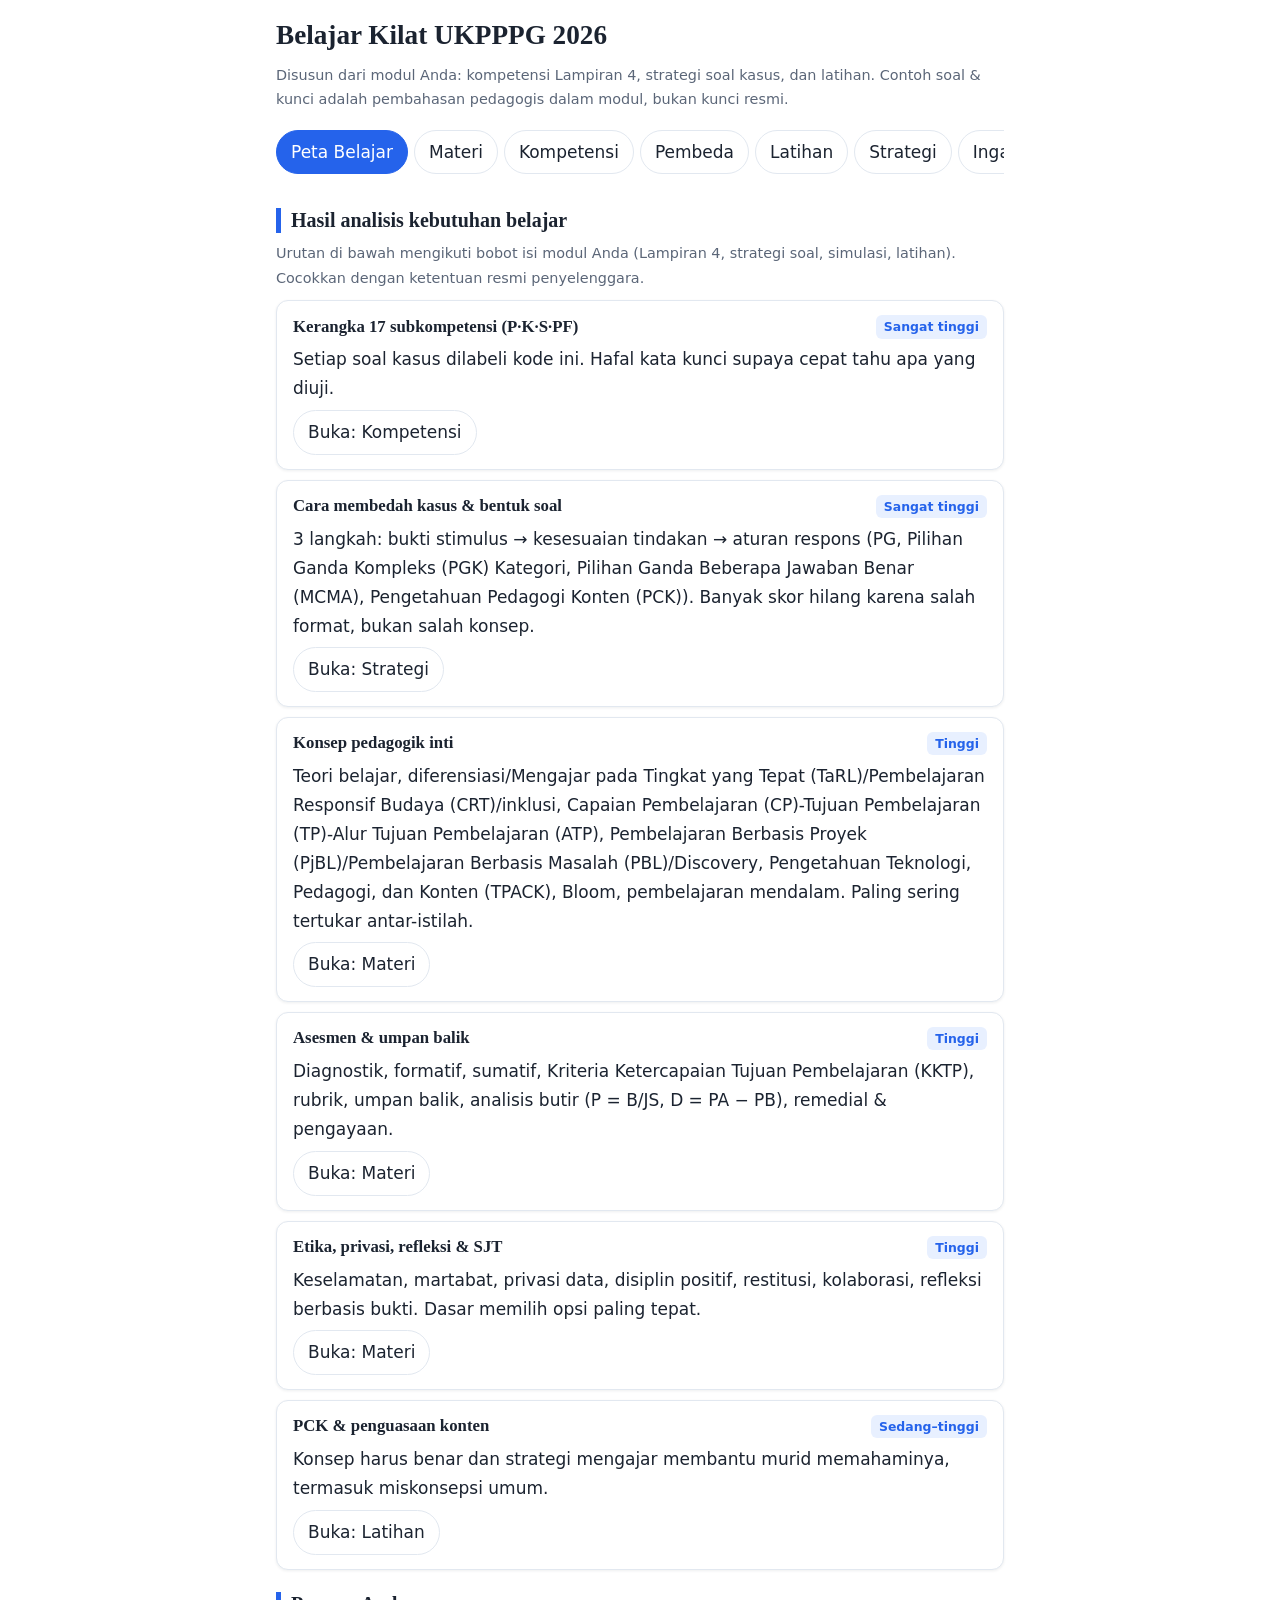
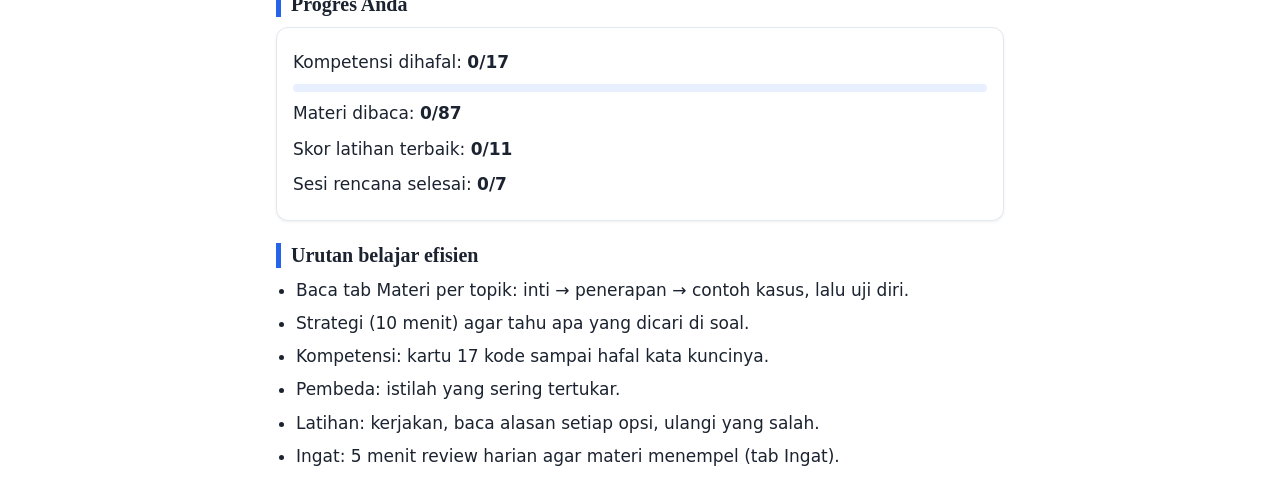
<file: Belajar Kilat UKPPPG 2026 (1).html>
<!doctype html>
<html lang="id"><head><meta charset="utf-8">
<meta name="viewport" content="width=device-width, initial-scale=1, viewport-fit=cover">
<title>Belajar Kilat UKPPPG 2026</title>
<style>
:root{--bg:#fff;--sf:#fff;--tx:#1b2330;--mu:#5b6678;--ac:#2563eb;--as:#e8f0ff;--bd:#e2e8f0;--ok:#15803d;--no:#b42318;--am:#fff8d6;color-scheme:light;box-sizing:border-box;padding-top:env(safe-area-inset-top,0px);padding-bottom:env(safe-area-inset-bottom,0px)}
*,*:before,*:after{box-sizing:inherit}
html{scroll-padding-top:env(safe-area-inset-top,0px)}
body{margin:0;background:#fff;color:var(--tx);font:17px/1.7 system-ui,-apple-system,"Segoe UI",Roboto,sans-serif}
main,header{max-width:760px;margin:0 auto;padding:0 16px}
h1,h2,h3{font-family:Georgia,"Times New Roman",serif;line-height:1.25;margin:.2em 0 .4em}
h1{font-size:1.7rem;margin-top:18px}h2{font-size:1.25rem;margin-top:22px}h3{font-size:1.05rem}
p{margin:.4em 0}.mu{color:var(--mu);font-size:.9rem}
nav{display:flex;gap:6px;overflow-x:auto;padding:12px 0}
nav button,.chip,.btn{font:inherit;border:1px solid var(--bd);background:var(--sf);color:var(--tx);border-radius:999px;padding:7px 14px;cursor:pointer;white-space:nowrap}
nav button[aria-selected="true"],.chip.on,.btn.p{background:var(--ac);color:var(--bg);border-color:var(--ac)}
:focus-visible{outline:3px solid var(--ac);outline-offset:2px}
.card{background:var(--sf);border:1px solid var(--bd);border-radius:12px;padding:14px 16px;margin:10px 0}
.row{display:flex;gap:8px;flex-wrap:wrap;align-items:center}
.bar{height:8px;background:var(--as);border-radius:9px;overflow:hidden}.bar i{display:block;height:100%;background:var(--ac)}
.tag{font-size:.78rem;border-radius:6px;padding:1px 8px;background:var(--as);color:var(--ac);font-weight:600}
.fc{min-height:150px;cursor:pointer;display:flex;flex-direction:column;justify-content:center;text-align:center;width:100%;font:inherit;color:var(--tx)}
.fc.back{background:var(--am)}.big{font-size:1.5rem;font-family:Georgia,serif;font-weight:700}
.opt{display:flex;gap:10px;align-items:flex-start;padding:10px 12px;margin:6px 0;border:1px solid var(--bd);border-radius:10px;cursor:pointer;background:var(--sf)}
.opt input{margin-top:5px}.opt.ok{border-color:var(--ok);background:color-mix(in srgb,var(--ok) 14%,var(--sf))}.opt.no{border-color:var(--no);background:color-mix(in srgb,var(--no) 14%,var(--sf))}
.exp{border-left:4px solid var(--ac);background:var(--as);padding:10px 12px;border-radius:0 8px 8px 0;margin-top:10px}
ul{padding-left:20px;margin:.4em 0}li{margin:.25em 0}
.wrap{overflow-x:auto}table{border-collapse:collapse;width:100%;font-size:.92rem}td,th{border:1px solid var(--bd);padding:6px 8px;text-align:left;vertical-align:top}
input[type=search]{width:100%;font:inherit;padding:10px 12px;border:1px solid var(--bd);border-radius:10px;background:var(--sf);color:var(--tx)}
.fc2{display:flex;flex-direction:column;gap:2px;width:100%;text-align:left;font:inherit;color:var(--tx);cursor:pointer}


.blk{--c:#64748b;--b:#f1f5f9;background:var(--b);border:1px solid color-mix(in srgb,var(--c) 25%,#fff);border-left:6px solid var(--c);border-radius:12px;padding:12px 14px;margin:14px 0}
.blk p{margin:.2em 0}.blk b:not(.lb){color:var(--c)}
.blk .lb{display:inline-block;background:var(--c);color:#fff;font-size:.8rem;font-weight:700;padding:2px 12px;border-radius:999px;margin-bottom:8px}
.blk.def{--c:#2563eb;--b:#eaf1ff}.blk.def p{font-size:1.06rem;font-weight:600}
.blk.tuj{--c:#7c3aed;--b:#f3edff}.blk.cara{--c:#d97706;--b:#fff4e1}.blk.contoh{--c:#15803d;--b:#e8f8ee}
.blk.cat{--c:#a16207;--b:#fff9d9}.blk.ok{--c:#15803d;--b:#e8f8ee}.blk.no{--c:#dc2626;--b:#feecec}
.blk:not([class*=" "]){--c:#0e7490;--b:#e4f6f9}
.def .lb::before{content:"\1F4A1  "}.tuj .lb::before{content:"\1F3AF  "}.cara .lb::before{content:"\1F6E0  "}
.contoh .lb::before{content:"\1F9E9  "}.cat .lb::before{content:"\1F4CC  "}.ok .lb::before{content:"\2705  "}.no .lb::before{content:"\26D4  "}
.blk ul{padding-left:20px}.blk li::marker{color:var(--c)}
.st{counter-reset:s;list-style:none;padding:0;margin:.3em 0}
.st li{counter-increment:s;position:relative;padding:3px 0 3px 38px;margin:8px 0}
.st li::before{content:counter(s);position:absolute;left:0;top:3px;width:28px;height:28px;border-radius:50%;background:var(--c);color:#fff;font-weight:700;text-align:center;line-height:28px;font-size:.85rem}
.lg{display:flex;flex-wrap:wrap;gap:6px;margin:10px 0;font-size:.78rem}.lg span{padding:2px 10px;border-radius:999px;font-weight:600}
.lg .def{background:#eaf1ff;color:#2563eb}.lg .tuj{background:#f3edff;color:#7c3aed}.lg .cara{background:#fff4e1;color:#b45309}.lg .contoh{background:#e8f8ee;color:#15803d}.lg .cat{background:#fff9d9;color:#a16207}
.hide .blk{filter:blur(7px);cursor:pointer}.hide .blk.rev{filter:none}.rd h4{margin:20px 0 4px;font-family:Georgia,serif;color:var(--ac)}
h2{border-left:5px solid var(--ac);padding-left:10px}.card{box-shadow:0 1px 3px rgba(15,23,42,.07)}
th{background:#eaf1ff;color:#1e40af}tr:nth-child(even) td{background:#f8fafc}td:first-child{font-weight:600}
.btn,nav button{min-height:44px}.chip{min-height:40px}.rd+.row .btn{flex:1}
@media(max-width:600px){h1{font-size:1.45rem}main,header{padding:0 14px}.opt{padding:12px}}
.gi{color:#be185d;font-style:italic;font-size:.92em}
.gbx{background:#fdf2f8;border:1px solid #fbcfe8;border-left:6px solid #be185d;border-radius:12px;padding:10px 14px;margin:14px 0}
.gbx summary{cursor:pointer;font-weight:700;color:#be185d}.gbx summary::before{content:"\1F4D6  "}
.gr{padding:8px 0;border-top:1px dashed #fbcfe8}.gbx>.gr:first-child{border-top:0}.gr b{color:#be185d}.gr p{margin:.1em 0;font-size:.95rem}
</style></head><body>
<header><h1>Belajar Kilat UKPPPG 2026</h1>
<p class="mu">Disusun dari modul Anda: kompetensi Lampiran 4, strategi soal kasus, dan latihan. Contoh soal & kunci adalah pembahasan pedagogis dalam modul, bukan kunci resmi.</p>
<nav id="nav" role="tablist"></nav></header>
<main id="v"></main>
<script>
var S={k:{},s:{},b:0};try{S=Object.assign(S,JSON.parse(localStorage.getItem("u26")||"{}"))}catch(e){}
function sv(){try{localStorage.setItem("u26",JSON.stringify(S))}catch(e){}}
var $=function(s){return document.querySelector(s)};

var A=[
["Kerangka 17 subkompetensi (P·K·S·PF)","Setiap soal kasus dilabeli kode ini. Hafal kata kunci supaya cepat tahu apa yang diuji.","Sangat tinggi","Kompetensi"],
["Cara membedah kasus & bentuk soal","3 langkah: bukti stimulus → kesesuaian tindakan → aturan respons (PG, PGK Kategori, MCMA, PCK). Banyak skor hilang karena salah format, bukan salah konsep.","Sangat tinggi","Strategi"],
["Konsep pedagogik inti","Teori belajar, diferensiasi/TaRL/CRT/inklusi, CP-TP-ATP, PjBL/PBL/Discovery, TPACK, Bloom, pembelajaran mendalam. Paling sering tertukar antar-istilah.","Tinggi","Materi"],
["Asesmen & umpan balik","Diagnostik, formatif, sumatif, KKTP, rubrik, umpan balik, analisis butir (P = B/JS, D = PA − PB), remedial & pengayaan.","Tinggi","Materi"],
["Etika, privasi, refleksi & SJT","Keselamatan, martabat, privasi data, disiplin positif, restitusi, kolaborasi, refleksi berbasis bukti. Dasar memilih opsi paling tepat.","Tinggi","Materi"],
["PCK & penguasaan konten","Konsep harus benar dan strategi mengajar membantu murid memahaminya, termasuk miskonsepsi umum.","Sedang–tinggi","Latihan"]];

var K=[
["P.1","Konseptual — kontekstual — reflektif","Murid menyusun, menguji, memperbaiki instruksi, bukan hafal definisi.","P"],
["P.2","Keragaman — kebutuhan — potensi — model pembelajaran","Dukungan berbeda, tujuan tetap sama.","P"],
["P.3","Berkesadaran — bermakna — menggembirakan","Pembuka dengan kasus nyata (mis. phishing fiktif).","P"],
["P.4","TIK kritis-kreatif — akses — pemahaman — literasi digital","Unplugged dulu bila perangkat terbatas; teknologi mengikuti tujuan.","P"],
["P.5","Karakteristik murid — sumber belajar — lingkungan — kearifan lokal","Foto/catatan sawah menggantikan kunjungan, tujuan tidak diganti.","P"],
["P.6","Asesmen berkelanjutan — kebutuhan — umpan balik — hasil belajar","Umpan balik spesifik dan privat, lalu cek ulang.","P"],
["K.1","Etika — keteladanan — spiritual, moral, emosional — keberagaman","Hentikan ejekan dengan tenang, pulihkan rasa aman.","K"],
["K.2","Refleksi — growth mindset — belajar sepanjang hayat","Telaah pola jawaban, ubah strategi, coba lagi.","K"],
["K.3","Keputusan konsisten — potensi — budaya belajar","Keputusan konsisten yang menumbuhkan budaya belajar murid.","K"],
["S.1","Komunikasi inklusif — empatik — efektif","Instruksi bertahap lisan + tulisan/visual, cek pemahaman.","S"],
["S.2","Kolaborasi — murid — pendidik — keluarga — masyarakat","Hubungi wali secara pribadi, koordinasi dengan wali kelas.","S"],
["S.3","Organisasi profesi — komunitas belajar — pengembangan profesi","MGMP, lesson study, berbagi praktik baik.","S"],
["PF.1","Tujuan pendidikan — satuan pendidikan","Rancangan selaras tujuan satuan pendidikan yang diampu.","PF"],
["PF.2","Penguasaan disiplin ilmu — materi mendalam","Konsep akurat, bedakan data/informasi/algoritma/program.","PF"],
["PF.3","Potensi dan kebutuhan murid — karakteristik materi — konteks lokal","Petakan kesiapan murid sebelum memilih strategi.","PF"],
["PF.4","Kurikulum — adaptif — kontekstual — perkembangan zaman","Adaptasi sumber & konteks, kompetensi sasaran dipertahankan.","PF"],
["PF.5","Praktik profesional — konseptual — empiris — kreatif — inovatif","Coba, kumpulkan bukti, perbaiki (mis. PTK).","PF"]];

var D=[
["Diferensiasi vs TaRL","Diferensiasi: sesuaikan konten, proses, produk, lingkungan. TaRL: mulai dari level kemampuan aktual; kelompok fleksibel."],
["CRT vs inklusi","CRT: menautkan belajar dengan budaya & pengalaman murid. Inklusi: menghilangkan hambatan agar semua dapat berpartisipasi."],
["PjBL vs PBL vs Discovery","PjBL: proyek/produk. PBL: penyelidikan masalah autentik. Discovery: menemukan konsep (stimulasi → generalisasi)."],
["Diagnostik vs formatif","Diagnostik: memetakan kondisi awal/kebutuhan. Formatif: memantau proses dan menentukan langkah berikutnya."],
["Formatif vs sumatif","Formatif memperbaiki proses belajar. Sumatif menilai capaian di akhir lingkup/periode."],
["Rubrik analitik vs holistik","Analitik: tiap kriteria dinilai terpisah. Holistik: satu penilaian kualitas keseluruhan."],
["Akomodasi vs modifikasi","Akomodasi: ubah akses/cara tanpa mengubah kompetensi inti. Modifikasi: ubah target/kompleksitas."],
["Refleksi vs PTK","Refleksi: meninjau praktik. PTK: penyelidikan sistematis (rencana–tindakan–pengamatan–refleksi) dengan data."],
["Disiplin positif vs restitusi","Disiplin positif: pendekatan luas pembinaan perilaku. Restitusi: strategi pemulihan di dalamnya."],
["CP vs TP vs ATP","CP: kompetensi akhir fase. TP: tujuan per pembelajaran. ATP: urutan TP menuju CP."],
["Pengukuran vs penilaian vs asesmen vs evaluasi","Skor → makna berdasar kriteria → pengumpulan & penggunaan bukti → penilaian mutu proses/program."],
["TPACK","CK materi + PK pedagogi + TK teknologi. Teknologi dipilih karena tujuan & cara belajar, bukan karena menarik."]];

var Q=[
["pg","Simulasi 1 · P.1, PF.2, PCK","Murid mengira massa tumbuhan terutama berasal dari tanah. Guru ingin murid merevisi penjelasannya berdasarkan bukti. Tindakan paling tepat:",
["Memberi definisi fotosintesis lalu meminta hafal persamaan reaksinya.","Membandingkan data massa kering tumbuhan dan perubahan massa tanah, memodelkan asal karbon, lalu meminta murid merevisi alasannya.","Meminta murid menggambar akar dan melabeli bagian penyerap air.","Membandingkan tinggi tanaman di dua pot lalu menyimpulkan asal massa.","Memberi kuis istilah untuk menentukan kelompok belajar."],[1],
"B memberi bukti empiris, model konsep, dan revisi alasan. A hafalan; C hanya akar/air; D tinggi tanaman tidak membuktikan asal massa; E tidak menangani miskonsepsi."],
["kat","Simulasi 2 · P.2, P.4 — pilih semua yang SESUAI","Sebagian murid berbagi gawai di rumah; seorang murid butuh dukungan memahami audio. Tindakan yang sesuai:",
["Menyiapkan transkrip dan versi cetak materi inti.","Mewajibkan semua murid mengunggah video pada jam yang sama dari rumah.","Menyediakan waktu dan perangkat sekolah bagi yang memerlukan.","Menilai pemahaman terutama dari kualitas penyuntingan video."],[0,2],
"A dan C memberi akses nyata. B mengabaikan perbedaan akses; D menilai editing, bukan pemahaman materi."],
["mc","Simulasi 3 · P.6, K.1, S.2 (MCMA) — pilih semua yang benar","Asesmen awal: beberapa murid kesulitan memahami bacaan. Pilih tindakan yang membantu murid sekaligus menjaga kerahasiaan hasil asesmen.",
["Memeriksa pola kesalahan dan memberi umpan balik individual yang spesifik.","Mengirim daftar nilai lengkap ke grup orang tua agar terdorong.","Menyepakati dukungan dengan wali murid terkait lewat percakapan pribadi.","Memberi latihan sesuai kesulitan dan mengecek pemahaman kembali.","Mengumumkan nama murid dengan nilai terendah agar giat."],[0,2,3],
"A, C, D: berbasis bukti, privat, ada tindak lanjut. B dan E membuka data pribadi dan mempermalukan."],
["pg","Simulasi 4 · P.5, PF.2, PF.4 (PCK)","Tujuan: murid menjelaskan perpindahan energi dalam ekosistem. Sekolah dekat sawah, tetapi kunjungan lapangan belum memungkinkan. Pilihan paling tepat:",
["Mengganti tujuan menjadi mengenali nama hewan di sawah.","Meminta murid menghafal satu rantai makanan dari buku.","Memakai foto dan catatan organisme sawah untuk menyusun model hubungan makan, lalu menjelaskan arah panah energi.","Membuat poster sawah, dinilai terutama kerapiannya.","Menayangkan video sawah dan mencatat organisme yang terlihat."],[2],
"C mempertahankan tujuan, memakai konteks lokal, dan meminta penjelasan konsep. Opsi lain mengganti tujuan, menghafal, atau menilai hal yang bukan kompetensi sasaran."],
["pg","Latihan · P.1, PF.2","Murid dapat menyalin pseudocode tetapi tidak bisa menjelaskan mengapa urutan langkah harus tepat. Tindakan paling tepat:",
["Menambah hafalan istilah algoritma.","Meminta murid menjalankan instruksi yang urutannya diubah, membandingkan hasil, lalu menjelaskan pengaruh urutan.","Menilai kerapian tulisan.","Mengganti materi menjadi sejarah komputer.","Meminta menyalin pseudocode lebih banyak."],[1],
"Masalahnya pemahaman urutan; B memberi pengalaman menguji konsep dan menuntun penjelasan sebab-akibat."],
["pg","Latihan · P.3","Pembuka paling bermakna untuk materi keamanan digital:",
["Membacakan seluruh definisi keamanan digital.","Menampilkan contoh pesan phishing fiktif, murid mengidentifikasi tanda bahaya, lalu guru menyampaikan tujuan.","Meminta murid menghafal istilah.","Menghukum murid yang pernah mengeklik tautan berbahaya.","Membuat poster tanpa diskusi."],[1],
"Kasus autentik mengaktifkan pengetahuan awal, relevan, dan mengarah ke tujuan; tidak menyalahkan murid."],
["pg","Latihan · K.1","Seorang murid mengejek jawaban temannya saat diskusi. Respons guru paling tepat:",
["Membalas ejekan agar jera.","Membiarkan karena hanya bercanda.","Menghentikan dengan tenang, menegaskan kesepakatan saling menghormati, dan memulihkan rasa aman murid yang diejek.","Mengumumkan kesalahannya di media sosial.","Mengeluarkan seluruh kelompok tanpa klarifikasi."],[2],
"Guru meneladani pengendalian emosi, menegakkan nilai hormat, melindungi murid tanpa mempermalukan."],
["pg","Latihan · K.2, PF.5","Sebagian besar murid keliru membedakan data dan informasi. Langkah reflektif terbaik:",
["Menyimpulkan murid tidak belajar.","Mengulang penjelasan yang sama dengan suara lebih keras.","Menelaah pola jawaban, memeriksa contoh dan strategi, meminta masukan, lalu mencoba representasi yang lebih tepat.","Menghapus indikator dari tujuan.","Memberi nilai nol tanpa tindak lanjut."],[2],
"Refleksi berbasis bukti mencari penyebab dan menguji perbaikan, bukan menyalahkan murid."],
["pg","Latihan · S.2, K.1","Seorang murid tidak mengumpulkan tugas karena kendala perangkat di rumah. Tindakan paling tepat:",
["Mengirim kondisi keluarga murid ke grup kelas.","Menghubungi wali secara pribadi bila perlu, berkoordinasi dengan wali kelas, dan menyepakati alternatif penyelesaian.","Mengumumkan nama murid di papan nilai.","Langsung menghukum tanpa mencari informasi.","Mengeluarkan murid dari kelas."],[1],
"Kolaborasi dengan pihak relevan, menjaga privasi, mencari dukungan realistis."],
["pg","Latihan · PF.2, P.1 (PCK)","Murid menganggap flowchart dan program komputer adalah hal yang sama. Respons paling tepat:",
["Mengatakan salah tanpa penjelasan.","Membandingkan flowchart (representasi visual alur logika) dengan program (instruksi yang dapat dieksekusi), lalu meminta murid menghubungkannya.","Meminta menghafal nama simbol.","Mengganti materi menjadi perangkat keras.","Menilai tulisan tangan."],[1],
"Guru meluruskan konsep lewat perbandingan representasi dan meminta murid membangun hubungan antarkonsep."],
["kat","Latihan · P.2, P.4 — pilih semua yang SESUAI","Beberapa murid tidak punya internet stabil di rumah. Tindakan yang sesuai:",
["Menyediakan materi yang dapat diunduh dan versi cetak.","Menilai penguasaan konsep dari kecepatan koneksi.","Menyediakan waktu akses perangkat sekolah.","Memberi tenggat dan cara pengumpulan alternatif yang wajar."],[0,2,3],
"A, C, D mengurangi hambatan akses tanpa mengubah tujuan. Koneksi bukan kompetensi yang dinilai."]];

var M={"P.1":"3P: Paham, Pakai, Pikirkan lagi","P.2":"Jalan beda, tujuan sama","P.3":"SMS: Sadar, Makna, Senang","P.4":"TIK = Akses + Dalam + Literasi digital","P.5":"4S: Siswa, Sumber, Sekitar, Setempat","P.6":"Asesmen bukan vonis: butuh → balik → hasil","K.1":"Teladan: etis dulu, emosi stabil","K.2":"Cermin → tumbuh → terus belajar","K.3":"Konsisten: keputusan + budaya belajar","S.1":"3E: Inklusif, Empatik, Efektif","S.2":"5 mitra: murid, guru, tendik, wali, masyarakat","S.3":"Komunitas & organisasi profesi","PF.1":"Tujuan sekolah yang diampu","PF.2":"Ilmu yang dalam dan kontekstual","PF.3":"Kenal murid + materi + lokal","PF.4":"Kurikulum luwes: adaptif, kontekstual","PF.5":"KEKI: Konseptual, Empiris, Kreatif, Inovatif"};
var TABS=["Peta Belajar","Materi","Kompetensi","Pembeda","Latihan","Strategi","Ingat"],tab=0;
function nav(){$("#nav").innerHTML=TABS.map(function(t,i){return '<button role="tab" aria-selected="'+(i==tab)+'" onclick="go('+i+')">'+t+'</button>'}).join("")}
function go(i){tab=i;nav();[peta,materi,komp,pemb,lat,strat,ingat][i]();if(i==0||i==3||i==5)$("#v").innerHTML=xp($("#v").innerHTML);scrollTo(0,0)}
function kc(){return Object.keys(S.k).filter(function(x){return S.k[x]}).length}

function peta(){
var pl=Object.keys(S.s).filter(function(x){return S.s[x]}).length;
$("#v").innerHTML='<h2>Hasil analisis kebutuhan belajar</h2><p class="mu">Urutan di bawah mengikuti bobot isi modul Anda (Lampiran 4, strategi soal, simulasi, latihan). Cocokkan dengan ketentuan resmi penyelenggara.</p>'+
A.map(function(a,i){return '<div class="card"><div class="row"><h3 style="margin:0;flex:1">'+a[0]+'</h3><span class="tag">'+a[2]+'</span></div><p>'+a[1]+'</p><button class="btn" onclick="go('+[2,5,1,1,1,4][i]+')">Buka: '+a[3]+'</button></div>'}).join("")+
'<h2>Progres Anda</h2><div class="card"><p>Kompetensi dihafal: <b>'+kc()+'/17</b></p><div class="bar"><i style="width:'+kc()/17*100+'%"></i></div><p>Materi dibaca: <b>'+mc()+'/'+T.length+'</b></p><p>Skor latihan terbaik: <b>'+S.b+'/'+Q.length+'</b></p><p>Sesi rencana selesai: <b>'+pl+'/7</b></p></div>'+
'<h2>Urutan belajar efisien</h2><ul><li>Baca tab Materi per topik: inti → penerapan → contoh kasus, lalu uji diri.</li><li>Strategi (10 menit) agar tahu apa yang dicari di soal.</li><li>Kompetensi: kartu 17 kode sampai hafal kata kuncinya.</li><li>Pembeda: istilah yang sering tertukar.</li><li>Latihan: kerjakan, baca alasan setiap opsi, ulangi yang salah.</li><li>Ingat: 5 menit review harian agar materi menempel (tab Ingat).</li></ul>'}

var fl=0,fs="Semua",fb=false;
function komp(){
var L=K.filter(function(x){return fs=="Semua"||x[3]==fs});if(fl>=L.length)fl=0;var c=L[fl];
$("#v").innerHTML='<h2>Kartu 17 subkompetensi</h2><div class="row">'+["Semua","P","K","S","PF"].map(function(r){return '<button class="chip '+(r==fs?"on":"")+'" onclick="fs=\''+r+'\';fl=0;fb=false;komp()">'+r+'</button>'}).join("")+'</div>'+
'<p class="mu">Kartu '+(fl+1)+' dari '+L.length+' · dihafal '+kc()+'/17. Ketuk kartu untuk membalik: tebak kata kuncinya dulu.</p>'+
'<button class="card fc '+(fb?"back":"")+'" onclick="fb=!fb;komp()" aria-label="Balik kartu">'+(fb?'<p><b>'+c[1]+'</b></p><p class="mu">Contoh: '+c[2]+'</p><p><b>Jembatan ingatan:</b> '+M[c[0]]+'</p>':'<span class="big">'+c[0]+'</span><span class="mu">Apa kata kuncinya?</span>')+'</button>'+
'<div class="row"><button class="btn" onclick="fl=(fl+L.length-1)%L.length;fb=false;komp()">Sebelumnya</button><button class="btn p" onclick="fl=(fl+1)%L.length;fb=false;komp()">Berikutnya</button><button class="btn" onclick="S.k[\''+c[0]+'\']=!S.k[\''+c[0]+'\'];sv();komp()">'+(S.k[c[0]]?"Batal hafal":"Tandai hafal")+'</button></div>'+
'<h2>Ranah</h2><ul><li><b>P</b> Pedagogik: mengelola pembelajaran berpusat pada murid.</li><li><b>K</b> Kepribadian: etis, matang, reflektif, teladan.</li><li><b>S</b> Sosial: komunikasi dan kolaborasi.</li><li><b>PF</b> Profesional: tujuan pendidikan, materi, kurikulum, pengembangan praktik.</li></ul>'}

function pemb(){
$("#v").innerHTML='<h2>Istilah yang sering tertukar</h2><p class="mu">Ketuk judul untuk melihat perbedaannya. Coba jelaskan dulu dengan kata sendiri.</p>'+
D.map(function(d){return '<details class="card"><summary><b>'+d[0]+'</b></summary><p>'+d[1]+'</p></details>'}).join("")+
'<h2>Rumus asesmen</h2><div class="wrap"><table><tr><th>Rumus</th><th>Tafsiran</th></tr><tr><td>P = B ÷ JS</td><td>0,00–0,30 sukar; 0,31–0,70 sedang; 0,71–1,00 mudah</td></tr><tr><td>D = PA − PB</td><td>≤0,20 jelek; 0,21–0,40 cukup; 0,41–0,70 baik; ≥0,71 sangat baik; negatif: periksa kunci/redaksi</td></tr><tr><td>Nilai = skor ÷ maks × 100</td><td>Tetap tafsirkan terhadap kriteria kompetensi</td></tr></table></div><p class="mu">Klasifikasi dapat berbeda menurut pedoman yang digunakan.</p>'}

var qi=0,qa=[],qd=false,qp=[];
function lat(){
if(qi>=Q.length){var sc=qa.filter(function(x){return x}).length;if(sc>S.b){S.b=sc;sv()}
$("#v").innerHTML='<h2>Skor: '+sc+'/'+Q.length+'</h2><div class="card"><p>Soal yang salah:</p><ul>'+(Q.map(function(q,i){return qa[i]?"":'<li>'+q[1]+'</li>'}).join("")||"<li>Tidak ada. Bagus!</li>")+'</ul></div><button class="btn p" onclick="qi=0;qa=[];qd=false;lat()">Ulangi dari awal</button>';return}
var q=Q[qi],m=q[0]!="pg";
$("#v").innerHTML='<h2>Soal '+(qi+1)+' dari '+Q.length+'</h2><div class="bar"><i style="width:'+qi/Q.length*100+'%"></i></div><p class="mu">'+q[1]+'</p><p>'+q[2]+'</p>'+
(m?'<p class="mu">'+(q[0]=="kat"?"Centang pernyataan yang sesuai.":"Centang semua jawaban yang benar.")+'</p>':"")+
'<div>'+q[3].map(function(o,i){return '<label class="opt" id="o'+i+'"><input type="'+(m?"checkbox":"radio")+'" name="a" value="'+i+'" '+(qd?"disabled":"")+'><span>'+String.fromCharCode(65+i)+'. '+o+'</span></label>'}).join("")+'</div>'+
'<div id="fb"></div><button class="btn p" id="bt" onclick="'+(qd?"nx()":"chk()")+'">'+(qd?"Soal berikutnya":"Periksa jawaban")+'</button>'}
function chk(){var q=Q[qi],sel=[].slice.call(document.querySelectorAll("input[name=a]:checked")).map(function(e){return +e.value});
if(!sel.length){$("#fb").innerHTML='<p style="color:var(--no)">Pilih minimal satu jawaban dulu.</p>';return}
var okk=sel.length==q[4].length&&sel.every(function(s){return q[4].indexOf(s)>-1});qa[qi]=okk;qd=true;
q[3].forEach(function(o,i){var e=$("#o"+i),c=q[4].indexOf(i)>-1,s=sel.indexOf(i)>-1;e.querySelector("input").disabled=true;if(c)e.className="opt ok";else if(s)e.className="opt no"});
$("#fb").innerHTML='<div class="exp"><b>'+(okk?"Tepat.":"Belum tepat.")+'</b> Kunci: '+q[4].map(function(i){return String.fromCharCode(65+i)}).join(", ")+'. '+q[5]+'</div>';
$("#bt").textContent=qi==Q.length-1?"Lihat skor":"Soal berikutnya";$("#bt").setAttribute("onclick","nx()")}
function nx(){qi++;qd=false;lat()}

var PL=["Empat ranah kompetensi: jelaskan P, K, S, PF dengan kata sendiri.","Pedagogik P.1–P.6: buat satu contoh kasus kelas tiap kode.","Kepribadian K.1–K.3 dan Sosial S.1–S.3: latih respons etis dan komunikasi.","Profesional PF.1–PF.5: hubungkan tujuan, materi, murid, kurikulum.","PCK dan bentuk soal: PG, PGK Kategori, MCMA.","Simulasi: kerjakan 4 kasus tanpa melihat pembahasan.","Latihan penuh, catat kelemahan, susun rencana penguatan."];
function strat(){
$("#v").innerHTML='<h2>3 langkah membaca soal kasus</h2><div class="card"><ol><li><b>Bukti dalam stimulus:</b> tandai tujuan, kondisi murid, kendala, dan kata kunci seperti “langkah pertama” atau “paling tepat”.</li><li><b>Kesesuaian tindakan:</b> apakah menyentuh akar masalah dan tujuan? Pada PCK, cek ketepatan konsep.</li><li><b>Aturan respons:</b> PG = satu opsi; PGK Kategori = nilai tiap pernyataan; MCMA = pilih semua yang benar, uji tiap opsi.</li></ol></div>'+
'<h2>Opsi yang biasanya keliru</h2><ul><li>Mengganti tujuan hanya karena kegiatan sulit dilakukan.</li><li>Menilai hal yang bukan kompetensi sasaran (kerapian, kualitas editing, kecepatan koneksi).</li><li>Mempermalukan murid, membuka nilai atau data pribadi.</li><li>Mewajibkan perangkat/internet tanpa alternatif.</li><li>Hanya hafalan saat kasus meminta pemahaman atau revisi alasan.</li><li>Aktivitas ramai tanpa bukti belajar yang relevan.</li></ul>'+
'<h2>Kerangka SJT</h2><div class="card"><ol><li>Pahami fakta (pisahkan fakta dan dugaan).</li><li>Prioritaskan keselamatan.</li><li>Pahami kebutuhan pihak terdampak, jaga privasi.</li><li>Pilih tindakan profesional: adil, etis, sesuai aturan, proporsional.</li><li>Tindak lanjuti dan pantau.</li></ol><p class="mu">Kekerasan, pelecehan, atau ancaman keselamatan: ikuti mekanisme perlindungan dan pelaporan, bukan dialog saja.</p></div>'+
'<h2>Kerangka jawaban uraian</h2><div class="card"><p>“Saya akan <i>(tindakan)</i> karena <i>(bukti masalah)</i>. Tindakan ini tetap mengarah pada <i>(tujuan)</i>, menyediakan <i>(dukungan)</i>, dan menghasilkan bukti berupa <i>(hasil kerja/observasi)</i>. Setelah itu saya akan <i>(umpan balik/tindak lanjut)</i> dengan menjaga <i>(privasi/keadilan/keselamatan)</i>.”</p></div>'+
'<h2>Rencana 7 sesi</h2>'+PL.map(function(p,i){return '<label class="opt"><input type="checkbox" '+(S.s[i]?"checked":"")+' onchange="S.s['+i+']=this.checked;sv()"><span><b>Sesi '+(i+1)+'.</b> '+p+'</span></label>'}).join("")}
var rq=null,rb=false,tq=0,IV=[0,1,3,7,14];
function td(){return Math.floor(Date.now()/864e5)}
function allc(){return K.map(function(x){return{id:x[0],q:"Apa kata kunci "+x[0]+"?",a:x[1]+" · Jembatan: "+M[x[0]]}}).concat(D.map(function(x){return{id:x[0],q:"Bedakan: "+x[0],a:x[1]}}))}
function ingat(){
$("#v").innerHTML='<h2>Cara belajar agar materi menempel</h2><div class="card"><ul><li><b>Ingat dulu, baru intip.</b> Menebak dari ingatan lebih kuat daripada membaca ulang.</li><li><b>Ulang berjarak.</b> Review 5 menit tiap hari (jeda 1, 3, 7, 14 hari) lebih awet daripada belajar maraton.</li><li><b>Jelaskan dengan kata sendiri</b> seolah mengajar teman.</li><li><b>Campur topik</b> (P, K, S, PF) saat latihan agar terbiasa membedakan.</li><li><b>Tulis alasan</b> mengapa tiap opsi benar atau salah.</li><li><b>Fokus 25 menit, istirahat 5 menit.</b></li></ul></div><h2>Review harian</h2><div id="rv"></div><h2>Tebak kode</h2><div id="tk"></div>';rvr();tkr()}
function rvr(){var t=td(),L=allc();
if(!rq)rq=L.filter(function(c){var s=S.l&&S.l[c.id];return !s||s.d<=t}).slice(0,12).map(function(c){return c.id});
var el=$("#rv");
if(!rq.length){var m=L.filter(function(c){return S.l&&S.l[c.id]&&S.l[c.id].b>=3}).length;el.innerHTML='<div class="card"><p><b>Review hari ini selesai.</b> Kartu yang sudah kuat: '+m+'/'+L.length+'. Kembali besok untuk ulangan berikutnya.</p></div>';return}
var c=L.filter(function(x){return x.id==rq[0]})[0];
el.innerHTML='<p class="mu">Sisa '+rq.length+' kartu. Jawab di kepala dulu, lalu balik kartunya.</p><button class="card fc '+(rb?"back":"")+'" onclick="rb=!rb;rvr()">'+(rb?'<p>'+c.a+'</p>':'<span class="big" style="font-size:1.2rem">'+c.q+'</span>')+'</button>'+(rb?'<div class="row"><button class="btn" onclick="rate(0)">Lupa</button><button class="btn" onclick="rate(1)">Ragu</button><button class="btn p" onclick="rate(2)">Ingat</button></div>':'')}
function rate(r){var id=rq.shift(),st=(S.l=S.l||{})[id]||{b:0};if(r==0){st.b=0;rq.push(id)}else if(r==1)st.b=Math.max(st.b,1);else st.b=Math.min(st.b+1,4);st.d=td()+IV[st.b];S.l[id]=st;sv();rb=false;rvr()}
function tkr(){var i=Math.floor(Math.random()*K.length),o=[i];while(o.length<4){var j=Math.floor(Math.random()*K.length);if(o.indexOf(j)<0)o.push(j)}
o.sort(function(){return Math.random()-.5});tq=i;
$("#tk").innerHTML='<div class="card"><p class="mu">Kata kunci ini milik kode apa?</p><p><b>'+K[i][1]+'</b></p><div class="row">'+o.map(function(j){return '<button class="chip" onclick="tp('+j+')">'+K[j][0]+'</button>'}).join("")+'</div><p id="tr"></p></div>'}
function tp(j){var n=' <button class="btn p" onclick="tkr()">Soal lain</button>';$("#tr").innerHTML=j==tq?'<b style="color:var(--ok)">Benar.</b> '+M[K[j][0]]+n:'<b style="color:var(--no)">Belum.</b> Jawaban: '+K[tq][0]+'. '+M[K[tq][0]]+n}
var T=[{"g": "I", "t": "1. Teori perkembangan kognitif Jean Piaget", "h": "<div class=\"blk def\"><b class=\"lb\">Inti / pengertian<\/b><p>Teori Piaget menjelaskan bahwa cara berpikir anak berkembang melalui tahapan. Anak membangun pengetahuan dengan berinteraksi dengan lingkungan.<\/p><\/div><div class=\"blk tuj\"><b class=\"lb\">Tujuan &amp; manfaat<\/b><p>Membantu guru memilih tingkat abstraksi, media, dan aktivitas yang sesuai dengan perkembangan berpikir siswa.<\/p><\/div><div class=\"blk cara\"><b class=\"lb\">Cara penerapan<\/b><p>Kenali tahap perkembangan secara umum; gunakan benda konkret untuk konsep yang masih abstrak; berikan kesempatan mencoba, mengelompokkan, membandingkan, dan menyimpulkan.<\/p><\/div><div class=\"blk contoh\"><b class=\"lb\">Contoh kasus<\/b><p>Saat mengajarkan algoritma kepada siswa SMP, guru menggunakan kartu instruksi dan simulasi gerak sebelum meminta siswa menulis pseudocode. Aktivitas konkret menjadi jembatan menuju pemikiran abstrak.<\/p><\/div><div class=\"blk cat\"><b class=\"lb\">Catatan<\/b><p>Tahap usia Piaget adalah gambaran umum, bukan label kaku. Kemampuan setiap anak dapat berbeda.<\/p><\/div><div class=\"wrap\"><table><tr><th><b>Konsep<\/b><\/th><th><b>Makna<\/b><\/th><th><b>Contoh di kelas<\/b><\/th><\/tr><tr><td>Skema<\/td><td>Kerangka pengetahuan yang dimiliki seseorang.<\/td><td>Siswa memiliki skema bahwa algoritma adalah urutan langkah.<\/td><\/tr><tr><td>Asimilasi<\/td><td>Informasi baru dimasukkan ke skema yang sudah ada.<\/td><td>Siswa mengenali resep sebagai contoh urutan instruksi.<\/td><\/tr><tr><td>Akomodasi<\/td><td>Skema diubah karena informasi baru tidak cocok.<\/td><td>Siswa memahami bahwa algoritma juga dapat memuat percabangan.<\/td><\/tr><tr><td>Ekuilibrasi<\/td><td>Proses menyeimbangkan asimilasi dan akomodasi.<\/td><td>Siswa memperbaiki pemahamannya setelah membandingkan beberapa algoritma.<\/td><\/tr><\/table><\/div><div class=\"wrap\"><table><tr><th><b>Tahap<\/b><\/th><th><b>Perkiraan usia<\/b><\/th><th><b>Karakteristik umum<\/b><\/th><th><b>Implikasi pembelajaran<\/b><\/th><\/tr><tr><td>Sensorimotor<\/td><td>0–2 tahun<\/td><td>Belajar melalui indra dan gerak.<\/td><td>Eksplorasi sensorimotor; umumnya konteks PAUD awal.<\/td><\/tr><tr><td>Praoperasional<\/td><td>2–7 tahun<\/td><td>Bahasa dan simbol berkembang; berpikir masih intuitif.<\/td><td>Gunakan gambar, permainan, dan contoh konkret.<\/td><\/tr><tr><td>Operasional konkret<\/td><td>7–11 tahun<\/td><td>Logika berkembang untuk objek/situasi konkret.<\/td><td>Gunakan manipulatif, tabel, benda, dan demonstrasi.<\/td><\/tr><tr><td>Operasional formal<\/td><td>11 tahun ke atas<\/td><td>Mulai mampu berpikir abstrak dan hipotetis.<\/td><td>Gunakan hipotesis, variabel, algoritma, dan pemecahan masalah.<\/td><\/tr><\/table><\/div>"}, {"g": "I", "t": "2. Teori sosiokultural Lev Vygotsky", "h": "<div class=\"blk def\"><b class=\"lb\">Inti / pengertian<\/b><p>Vygotsky menekankan bahwa perkembangan berpikir dibentuk melalui interaksi sosial, bahasa, budaya, dan bantuan dari orang yang lebih mampu.<\/p><\/div><div class=\"blk tuj\"><b class=\"lb\">Tujuan &amp; manfaat<\/b><p>Mendorong guru menggunakan diskusi, kerja kelompok, pemodelan, dan bantuan bertahap.<\/p><\/div><div class=\"blk cara\"><b class=\"lb\">Cara penerapan<\/b><p>Identifikasi kemampuan yang dapat dilakukan siswa sendiri; tentukan tugas sedikit di atas kemampuan mandiri; berikan bantuan; kurangi bantuan saat siswa semakin mampu.<\/p><\/div><div class=\"blk contoh\"><b class=\"lb\">Contoh kasus<\/b><p>Siswa belum dapat membuat diagram alir sendiri. Guru memberi contoh satu langkah, teman sebaya memberi petunjuk, lalu siswa menyelesaikan diagram berikutnya secara mandiri.<\/p><\/div><div class=\"blk cat\"><b class=\"lb\">Catatan<\/b><p>ZPD bukan sekadar tugas yang mudah atau sangat sulit, melainkan rentang tugas yang dapat diselesaikan dengan bantuan.<\/p><\/div><div class=\"wrap\"><table><tr><th><b>Istilah<\/b><\/th><th><b>Penjelasan<\/b><\/th><th><b>Contoh<\/b><\/th><\/tr><tr><td>ZPD<\/td><td>Zona antara kemampuan mandiri dan kemampuan yang dapat dicapai dengan bantuan.<\/td><td>Siswa dapat membuat algoritma sederhana dengan petunjuk guru.<\/td><\/tr><tr><td>Scaffolding<\/td><td>Dukungan sementara yang dikurangi bertahap.<\/td><td>Contoh lengkap → petunjuk sebagian → latihan mandiri.<\/td><\/tr><tr><td>MKO<\/td><td>Orang yang lebih menguasai pengetahuan/keterampilan tertentu.<\/td><td>Guru, tutor, atau teman sebaya yang kompeten.<\/td><\/tr><tr><td>Bahasa dan interaksi<\/td><td>Alat berpikir dan membangun pemahaman.<\/td><td>Siswa menjelaskan alasan urutan algoritma kepada kelompok.<\/td><\/tr><\/table><\/div>"}, {"g": "I", "t": "3. Teori belajar Jerome Bruner", "h": "<div class=\"blk def\"><b class=\"lb\">Inti / pengertian<\/b><p>Bruner menjelaskan representasi pengetahuan melalui tiga cara: enaktif, ikonik, dan simbolik. Ia juga mendukung pembelajaran penemuan dengan bimbingan yang tepat.<\/p><\/div><div class=\"blk tuj\"><b class=\"lb\">Tujuan &amp; manfaat<\/b><p>Membantu guru menyajikan materi dari pengalaman langsung menuju gambar lalu simbol atau abstraksi.<\/p><\/div><div class=\"blk cara\"><b class=\"lb\">Cara penerapan<\/b><p>Mulai dengan aktivitas manipulasi atau praktik; tampilkan representasi visual; lanjutkan ke istilah, rumus, kode, atau simbol; ajukan pertanyaan pemandu.<\/p><\/div><div class=\"blk contoh\"><b class=\"lb\">Contoh kasus<\/b><p>Untuk konsep percabangan: siswa memainkan permainan &#x27;jika hujan maka buka payung&#x27; (enaktif), melihat diagram alir (ikonik), lalu menulis IF–ELSE (simbolik).<\/p><\/div><div class=\"wrap\"><table><tr><th><b>Representasi<\/b><\/th><th><b>Makna<\/b><\/th><th><b>Contoh Informatika<\/b><\/th><\/tr><tr><td>Enaktif<\/td><td>Memahami melalui tindakan atau manipulasi.<\/td><td>Siswa memeragakan instruksi algoritma.<\/td><\/tr><tr><td>Ikonik<\/td><td>Memahami melalui gambar atau visual.<\/td><td>Siswa membaca flowchart.<\/td><\/tr><tr><td>Simbolik<\/td><td>Memahami melalui bahasa, angka, atau simbol.<\/td><td>Siswa menulis pseudocode atau kode program.<\/td><\/tr><\/table><\/div>"}, {"g": "I", "t": "4. Teori belajar bermakna David Ausubel", "h": "<div class=\"blk def\"><b class=\"lb\">Inti / pengertian<\/b><p>Belajar bermakna terjadi ketika informasi baru dihubungkan secara terstruktur dengan pengetahuan yang telah dimiliki siswa.<\/p><\/div><div class=\"blk tuj\"><b class=\"lb\">Tujuan &amp; manfaat<\/b><p>Membantu siswa memahami hubungan antarkonsep, bukan sekadar menghafal.<\/p><\/div><div class=\"blk cara\"><b class=\"lb\">Cara penerapan<\/b><p>Gali pengetahuan awal; gunakan pengatur awal (advance organizer) seperti peta konsep atau gambaran besar; hubungkan materi baru dengan pengalaman yang sudah dikenal.<\/p><\/div><div class=\"blk contoh\"><b class=\"lb\">Contoh kasus<\/b><p>Sebelum belajar basis data, guru mengajak siswa membahas daftar kontak telepon. Dari nama dan nomor yang tersusun, siswa mengenali konsep tabel, kolom, baris, dan data.<\/p><\/div>"}, {"g": "I", "t": "5. Perkembangan moral: Jean Piaget", "h": "<div class=\"blk def\"><b class=\"lb\">Inti / pengertian<\/b><p>Piaget menjelaskan perubahan pemahaman anak tentang aturan, niat, tanggung jawab, dan keadilan.<\/p><\/div><div class=\"blk tuj\"><b class=\"lb\">Tujuan &amp; manfaat<\/b><p>Membantu guru membina perilaku dengan dialog dan pemahaman alasan di balik aturan.<\/p><\/div><div class=\"blk cara\"><b class=\"lb\">Cara penerapan<\/b><p>Untuk siswa yang lebih muda, jelaskan aturan secara konsisten; ajak siswa yang lebih matang berdiskusi tentang alasan, kesepakatan, dan dampak tindakan.<\/p><\/div><div class=\"blk contoh\"><b class=\"lb\">Contoh kasus<\/b><p>Saat terjadi pelanggaran aturan kerja kelompok, guru tidak hanya menyebut &#x27;aturan dilanggar&#x27;, tetapi mengajak siswa memahami dampaknya terhadap anggota kelompok.<\/p><\/div><div class=\"wrap\"><table><tr><th><b>Tahap<\/b><\/th><th><b>Ciri umum<\/b><\/th><th><b>Contoh<\/b><\/th><\/tr><tr><td>Moralitas heteronom<\/td><td>Aturan dianggap tetap dan ditentukan otoritas; akibat tindakan sangat diperhatikan.<\/td><td>Siswa menganggap semua pelanggaran harus mendapat hukuman yang sama.<\/td><\/tr><tr><td>Moralitas otonom<\/td><td>Mulai memahami bahwa aturan merupakan kesepakatan dan niat serta keadilan perlu dipertimbangkan.<\/td><td>Siswa berdiskusi mengubah aturan kelompok agar adil bagi semua.<\/td><\/tr><\/table><\/div>"}, {"g": "I", "t": "6. Perkembangan moral Lawrence Kohlberg", "h": "<div class=\"blk def\"><b class=\"lb\">Inti / pengertian<\/b><p>Kohlberg menjelaskan perkembangan penalaran moral melalui tiga tingkat dan enam tahap.<\/p><\/div><div class=\"blk tuj\"><b class=\"lb\">Tujuan &amp; manfaat<\/b><p>Membantu guru memahami alasan yang digunakan siswa ketika menentukan benar atau salah.<\/p><\/div><div class=\"blk cara\"><b class=\"lb\">Cara penerapan<\/b><p>Gunakan dilema moral yang aman dan sesuai usia; minta siswa menjelaskan alasan; fasilitasi diskusi dari sudut pandang berbeda tanpa mempermalukan.<\/p><\/div><div class=\"blk contoh\"><b class=\"lb\">Contoh kasus<\/b><p>Siswa menemukan temannya menyontek. Guru mengajak kelas membahas kejujuran, aturan, kepercayaan, dan dampak terhadap orang lain.<\/p><\/div><div class=\"wrap\"><table><tr><th><b>Tingkat/tahap<\/b><\/th><th><b>Orientasi penalaran<\/b><\/th><th><b>Contoh alasan siswa<\/b><\/th><\/tr><tr><td>Prakonvensional 1 — hukuman<\/td><td>Menghindari hukuman.<\/td><td>Saya tidak menyontek karena takut dihukum.<\/td><\/tr><tr><td>Prakonvensional 2 — kepentingan diri<\/td><td>Pertukaran atau keuntungan pribadi.<\/td><td>Saya membantu jika nanti saya juga dibantu.<\/td><\/tr><tr><td>Konvensional 3 — hubungan baik<\/td><td>Ingin diterima dan dianggap baik.<\/td><td>Saya jujur agar teman percaya kepada saya.<\/td><\/tr><tr><td>Konvensional 4 — aturan dan ketertiban<\/td><td>Menjaga aturan dan sistem.<\/td><td>Menyontek melanggar aturan yang berlaku.<\/td><\/tr><tr><td>Pascakonvensional 5 — kontrak sosial<\/td><td>Memahami aturan sebagai kesepakatan untuk melindungi hak.<\/td><td>Aturan dibuat untuk menjaga keadilan dan dapat ditinjau secara bertanggung jawab.<\/td><\/tr><tr><td>Pascakonvensional 6 — prinsip universal<\/td><td>Berpegang pada prinsip etis universal.<\/td><td>Kejujuran dan martabat manusia harus dihormati.<\/td><\/tr><\/table><\/div><p>Catatan: Tahap Kohlberg menggambarkan pola penalaran, bukan cap permanen pada seseorang. Jangan menyimpulkan tahap moral siswa hanya dari satu jawaban.<\/p>"}, {"g": "I", "t": "7. Etika kepedulian Carol Gilligan", "h": "<div class=\"blk def\"><b class=\"lb\">Inti / pengertian<\/b><p>Gilligan menyoroti pentingnya kepedulian, hubungan, tanggung jawab, dan konteks ketika seseorang membuat keputusan moral.<\/p><\/div><div class=\"blk tuj\"><b class=\"lb\">Tujuan &amp; manfaat<\/b><p>Mengingatkan guru agar keputusan tidak hanya berorientasi aturan, tetapi juga mempertimbangkan relasi dan kebutuhan pihak terdampak.<\/p><\/div><div class=\"blk cara\"><b class=\"lb\">Cara penerapan<\/b><p>Dengarkan pihak yang terlibat; pahami konteks; cari solusi yang menjaga keselamatan, keadilan, dan kepedulian.<\/p><\/div><div class=\"blk contoh\"><b class=\"lb\">Contoh kasus<\/b><p>Ketika siswa mengucilkan teman, guru memulihkan hubungan, memastikan siswa yang terdampak aman, dan membimbing pelaku memahami dampak perilakunya.<\/p><\/div>"}, {"g": "I", "t": "8. Karakteristik dan kebutuhan peserta didik", "h": "<p>Karakteristik peserta didik adalah ciri, kondisi, pengalaman, dan kebutuhan yang memengaruhi cara mereka belajar. Guru perlu mengenalinya melalui asesmen, observasi, dialog, dan komunikasi dengan keluarga bila relevan.<\/p><div class=\"wrap\"><table><tr><th><b>Aspek<\/b><\/th><th><b>Hal yang diperhatikan<\/b><\/th><th><b>Contoh penerapan<\/b><\/th><\/tr><tr><td>Fisik dan motorik<\/td><td>Kondisi kesehatan, koordinasi, akses gerak.<\/td><td>Atur posisi duduk dan akses perangkat.<\/td><\/tr><tr><td>Kognitif<\/td><td>Pengetahuan awal, penalaran, pemecahan masalah.<\/td><td>Berikan tugas bertahap dan pertanyaan penuntun.<\/td><\/tr><tr><td>Sosial-emosional<\/td><td>Interaksi, regulasi emosi, rasa aman.<\/td><td>Buat kesepakatan kelas dan budaya saling menghargai.<\/td><\/tr><tr><td>Bahasa/komunikasi<\/td><td>Bahasa yang dikuasai dan cara berkomunikasi.<\/td><td>Gunakan instruksi sederhana, visual, atau alternatif komunikasi.<\/td><\/tr><tr><td>Minat dan motivasi<\/td><td>Topik yang menarik dan alasan belajar.<\/td><td>Gunakan konteks permainan, musik, olahraga, atau lingkungan.<\/td><\/tr><tr><td>Latar belakang budaya<\/td><td>Pengalaman, bahasa, tradisi, lingkungan.<\/td><td>Gunakan contoh kontekstual yang tidak stereotip.<\/td><\/tr><tr><td>Kesiapan belajar<\/td><td>Penguasaan prasyarat dan dukungan yang dibutuhkan.<\/td><td>Lakukan asesmen awal sebelum unit baru.<\/td><\/tr><\/table><\/div>"}, {"g": "I", "t": "9. Pembelajaran berdiferensiasi", "h": "<div class=\"blk def\"><b class=\"lb\">Inti / pengertian<\/b><p>Pembelajaran berdiferensiasi adalah pendekatan yang secara sadar menyesuaikan pengalaman belajar berdasarkan kesiapan, minat, dan profil belajar peserta didik.<\/p><\/div><div class=\"blk tuj\"><b class=\"lb\">Tujuan &amp; manfaat<\/b><p>Memberi akses dan tantangan yang sesuai agar setiap siswa dapat mencapai tujuan esensial.<\/p><\/div><div class=\"blk cara\"><b class=\"lb\">Cara penerapan<\/b><p>Lakukan asesmen awal; tetapkan tujuan yang sama atau kompetensi esensial yang jelas; variasikan dukungan, sumber, proses, atau cara menunjukkan pemahaman; pantau kemajuan.<\/p><\/div><div class=\"blk contoh\"><b class=\"lb\">Contoh kasus<\/b><p>Dalam materi data, semua siswa belajar menafsirkan data. Sebagian menggunakan tabel sederhana dengan panduan, sebagian menganalisis grafik, dan siswa yang siap membandingkan dua kumpulan data.<\/p><\/div><div class=\"wrap\"><table><tr><th><b>Dimensi<\/b><\/th><th><b>Apa yang disesuaikan?<\/b><\/th><th><b>Contoh<\/b><\/th><\/tr><tr><td>Konten<\/td><td>Materi, sumber, tingkat kompleksitas atau cara mengakses informasi.<\/td><td>Teks ringkas, video berteks, dan bacaan lebih mendalam.<\/td><\/tr><tr><td>Proses<\/td><td>Aktivitas dan dukungan saat belajar.<\/td><td>Latihan terbimbing, diskusi, simulasi, atau eksplorasi mandiri.<\/td><\/tr><tr><td>Produk<\/td><td>Cara siswa menunjukkan pemahaman.<\/td><td>Laporan, presentasi, infografik, demonstrasi, atau rekaman penjelasan.<\/td><\/tr><tr><td>Lingkungan<\/td><td>Pengaturan ruang, suasana, dan akses belajar.<\/td><td>Area tenang, tempat kolaborasi, instruksi visual, atau perangkat bantu.<\/td><\/tr><\/table><\/div><p>Tiga pertimbangan umum: kesiapan belajar (readiness), minat (interest), dan profil belajar (learning profile). Diferensiasi bukan berarti membuat tujuan berbeda tanpa alasan atau memberi label tetap kepada siswa.<\/p>"}, {"g": "I", "t": "10. Teaching at the Right Level (TaRL)", "h": "<div class=\"blk def\"><b class=\"lb\">Inti / pengertian<\/b><p>TaRL adalah pendekatan yang menyesuaikan pembelajaran dengan tingkat kemampuan aktual peserta didik, bukan hanya berdasarkan usia atau kelas.<\/p><\/div><div class=\"blk tuj\"><b class=\"lb\">Tujuan &amp; manfaat<\/b><p>Memastikan pembelajaran dimulai dari kemampuan yang benar-benar dimiliki siswa dan memberi dukungan untuk maju ke tingkat berikutnya.<\/p><\/div><div class=\"blk cara\"><b class=\"lb\">Cara penerapan<\/b><p>Lakukan asesmen singkat; kelompokkan sementara berdasarkan kebutuhan/kemampuan; berikan aktivitas sesuai level; pantau kemajuan; susun ulang kelompok secara fleksibel.<\/p><\/div><div class=\"blk contoh\"><b class=\"lb\">Contoh kasus<\/b><p>Sebelum belajar algoritma, guru memetakan siswa: kelompok A perlu menguatkan urutan instruksi, kelompok B memahami percabangan sederhana, dan kelompok C siap membuat algoritma dengan beberapa kondisi.<\/p><\/div><p>Hal penting: kelompok TaRL bersifat fleksibel dan tidak boleh menjadi label permanen. Gunakan bukti belajar untuk memindahkan siswa ketika kemampuannya berkembang.<\/p>"}, {"g": "I", "t": "11. Culturally Responsive Teaching (CRT)", "h": "<div class=\"blk def\"><b class=\"lb\">Inti / pengertian<\/b><p>CRT adalah pendekatan yang menghubungkan pembelajaran dengan identitas, pengalaman, bahasa, pengetahuan, dan konteks budaya peserta didik secara menghargai dan adil.<\/p><\/div><div class=\"blk tuj\"><b class=\"lb\">Tujuan &amp; manfaat<\/b><p>Meningkatkan relevansi pembelajaran, rasa memiliki, partisipasi, dan penghargaan terhadap keberagaman.<\/p><\/div><div class=\"blk cara\"><b class=\"lb\">Cara penerapan<\/b><p>Kenali konteks siswa tanpa membuat stereotip; gunakan contoh lokal yang beragam; beri ruang bagi perspektif siswa; pastikan semua siswa memiliki kesempatan berpartisipasi.<\/p><\/div><div class=\"blk contoh\"><b class=\"lb\">Contoh kasus<\/b><p>Saat belajar data, siswa mengumpulkan data sederhana tentang pilihan transportasi atau makanan khas di lingkungan masing-masing, lalu membandingkan data tanpa menilai budaya tertentu lebih tinggi.<\/p><\/div><p>CRT bukan sekadar menampilkan pakaian atau makanan tradisional. Intinya adalah menjadikan pengalaman dan pengetahuan budaya sebagai sumber belajar serta membangun kelas yang adil.<\/p>"}, {"g": "I", "t": "12. Pendidikan inklusif dan akomodasi", "h": "<div class=\"blk def\"><b class=\"lb\">Inti / pengertian<\/b><p>Pendidikan inklusif memastikan setiap peserta didik, termasuk penyandang disabilitas dan siswa dengan kebutuhan dukungan tertentu, dapat berpartisipasi dan belajar bersama secara bermakna.<\/p><\/div><div class=\"blk tuj\"><b class=\"lb\">Tujuan &amp; manfaat<\/b><p>Menghilangkan hambatan akses, partisipasi, dan pembelajaran; menghormati martabat serta potensi setiap siswa.<\/p><\/div><div class=\"blk cara\"><b class=\"lb\">Cara penerapan<\/b><p>Identifikasi kebutuhan melalui komunikasi dan asesmen yang sesuai; konsultasikan dengan keluarga dan tenaga terkait; berikan akomodasi; pantau efektivitasnya.<\/p><\/div><div class=\"blk contoh\"><b class=\"lb\">Contoh kasus<\/b><p>Siswa dengan hambatan penglihatan mendapat bahan digital yang kompatibel dengan pembaca layar, kontras yang memadai, dan deskripsi teks untuk gambar.<\/p><\/div><div class=\"wrap\"><table><tr><th><b>Istilah<\/b><\/th><th><b>Makna<\/b><\/th><th><b>Contoh<\/b><\/th><\/tr><tr><td>Akomodasi<\/td><td>Mengubah cara, waktu, media, atau lingkungan tanpa mengubah kompetensi inti yang diukur.<\/td><td>Tambahan waktu atau format teks yang dapat dibaca pembaca layar.<\/td><\/tr><tr><td>Modifikasi<\/td><td>Mengubah target atau kompleksitas kompetensi berdasarkan kebutuhan dan kebijakan yang berlaku.<\/td><td>Target pembelajaran yang disesuaikan melalui perencanaan individual.<\/td><\/tr><tr><td>PPI<\/td><td>Program Pembelajaran Individual untuk merencanakan tujuan, dukungan, dan evaluasi individual bila diperlukan.<\/td><td>Tujuan komunikasi fungsional dan dukungan visual untuk siswa tertentu.<\/td><\/tr><tr><td>UDL<\/td><td>Universal Design for Learning; merancang pembelajaran sejak awal agar dapat diakses beragam siswa.<\/td><td>Informasi disajikan melalui teks, audio, visual; siswa dapat menunjukkan pemahaman dengan beberapa cara.<\/td><\/tr><\/table><\/div><p>Kebutuhan dukungan tidak boleh disimpulkan dari dugaan guru. Hindari diagnosis sendiri. Fokus pada hambatan belajar, kekuatan siswa, akomodasi yang diperlukan, serta kolaborasi dengan pihak yang berwenang.<\/p>"}, {"g": "II", "t": "13. Kurikulum Merdeka: konsep dan prinsip", "h": "<div class=\"blk def\"><b class=\"lb\">Inti / pengertian<\/b><p>Kurikulum Merdeka memberi ruang bagi pembelajaran yang berfokus pada materi esensial, pengembangan kompetensi, fleksibilitas, dan kebutuhan peserta didik.<\/p><\/div><div class=\"blk tuj\"><b class=\"lb\">Tujuan &amp; manfaat<\/b><p>Mengarahkan guru merancang pembelajaran yang relevan, mendalam, dan sesuai konteks satuan pendidikan.<\/p><\/div><div class=\"blk cara\"><b class=\"lb\">Cara penerapan<\/b><p>Pahami CP dan fase; analisis kebutuhan siswa; susun tujuan dan alur; rancang asesmen serta pengalaman belajar; refleksikan hasil.<\/p><\/div><div class=\"blk contoh\"><b class=\"lb\">Contoh kasus<\/b><p>Guru Informatika kelas VIII menganalisis CP fase D, memilih elemen yang relevan, lalu menyusun rangkaian tujuan tentang berpikir komputasional dan analisis data.<\/p><\/div><p>Dalam implementasi, periksa panduan dan regulasi kurikulum terbaru dari kementerian serta kebijakan satuan pendidikan. Istilah dan struktur program dapat diperbarui.<\/p>"}, {"g": "II", "t": "14. Capaian Pembelajaran (CP)", "h": "<div class=\"blk def\"><b class=\"lb\">Inti / pengertian<\/b><p>CP adalah kompetensi pembelajaran yang perlu dicapai peserta didik pada akhir fase.<\/p><\/div><div class=\"blk tuj\"><b class=\"lb\">Tujuan &amp; manfaat<\/b><p>Menjadi acuan untuk merancang tujuan, alur, kegiatan, dan asesmen.<\/p><\/div><div class=\"blk cara\"><b class=\"lb\">Cara penerapan<\/b><p>Baca CP secara utuh; tandai kompetensi dan lingkup materi; perhatikan fase dan elemen; tentukan bagian yang relevan untuk unit pembelajaran.<\/p><\/div><div class=\"blk contoh\"><b class=\"lb\">Contoh kasus<\/b><p>Dari CP Informatika fase D, guru mengidentifikasi kompetensi terkait berpikir komputasional, lalu memecahnya menjadi tujuan yang lebih spesifik.<\/p><\/div>"}, {"g": "II", "t": "15. Tujuan Pembelajaran (TP)", "h": "<div class=\"blk def\"><b class=\"lb\">Inti / pengertian<\/b><p>TP merupakan rumusan kompetensi dan lingkup materi yang diharapkan dikuasai siswa dalam satu atau lebih kegiatan pembelajaran.<\/p><\/div><div class=\"blk tuj\"><b class=\"lb\">Tujuan &amp; manfaat<\/b><p>Memberi arah yang jelas tentang kemampuan yang akan dipelajari dan dinilai.<\/p><\/div><div class=\"blk cara\"><b class=\"lb\">Cara penerapan<\/b><p>Tentukan kompetensi; tentukan konteks/lingkup materi; pilih kata kerja yang dapat diamati; pastikan tujuan realistis dan selaras dengan CP.<\/p><\/div><div class=\"blk contoh\"><b class=\"lb\">Contoh kasus<\/b><p>Setelah pembelajaran, peserta didik mampu menyusun algoritma sederhana untuk menyelesaikan masalah sehari-hari menggunakan urutan instruksi yang logis.<\/p><\/div><p>Rumusan TP yang baik menjelaskan kemampuan yang diharapkan dan konteks materi. KKO membantu memperjelas perilaku teramati, tetapi tidak perlu memaksakan format ABCD jika tidak diwajibkan oleh format yang digunakan.<\/p>"}, {"g": "II", "t": "16. Alur Tujuan Pembelajaran (ATP)", "h": "<div class=\"blk def\"><b class=\"lb\">Inti / pengertian<\/b><p>ATP adalah rangkaian tujuan pembelajaran yang disusun secara logis dan sistematis untuk membantu peserta didik mencapai CP pada akhir fase.<\/p><\/div><div class=\"blk tuj\"><b class=\"lb\">Tujuan &amp; manfaat<\/b><p>Menjaga urutan pembelajaran, hubungan prasyarat, dan kesinambungan kompetensi.<\/p><\/div><div class=\"blk cara\"><b class=\"lb\">Cara penerapan<\/b><p>Susun TP dari prasyarat menuju kemampuan lebih kompleks; cek keterkaitan antartujuan; perkirakan waktu; tinjau kembali berdasarkan kebutuhan siswa.<\/p><\/div><div class=\"blk contoh\"><b class=\"lb\">Contoh kasus<\/b><p>Urutan unit algoritma: memahami instruksi → mengenali pola → menyusun urutan → menggunakan percabangan → menguji dan memperbaiki algoritma.<\/p><\/div><div class=\"wrap\"><table><tr><th><b>Istilah<\/b><\/th><th><b>Pertanyaan kunci<\/b><\/th><th><b>Analogi<\/b><\/th><\/tr><tr><td>CP<\/td><td>Kompetensi apa yang diharapkan pada akhir fase?<\/td><td>Tujuan akhir perjalanan.<\/td><\/tr><tr><td>TP<\/td><td>Kemampuan apa yang akan dicapai pada pembelajaran tertentu?<\/td><td>Titik-titik tujuan antara.<\/td><\/tr><tr><td>ATP<\/td><td>Bagaimana urutan tujuan agar sampai ke CP?<\/td><td>Rute perjalanan.<\/td><\/tr><\/table><\/div>"}, {"g": "II", "t": "17. Modul ajar/perencanaan pembelajaran", "h": "<div class=\"blk def\"><b class=\"lb\">Inti / pengertian<\/b><p>Modul ajar adalah salah satu bentuk perencanaan pembelajaran yang memuat tujuan, langkah pembelajaran, asesmen, dan sumber/dukungan yang diperlukan. Format rinci mengikuti panduan yang berlaku.<\/p><\/div><div class=\"blk tuj\"><b class=\"lb\">Tujuan &amp; manfaat<\/b><p>Membantu guru melaksanakan pembelajaran secara terarah sekaligus fleksibel.<\/p><\/div><div class=\"blk cara\"><b class=\"lb\">Cara penerapan<\/b><p>Mulai dari CP/TP; kenali siswa; tentukan asesmen; pilih model dan media; susun kegiatan pendahuluan, inti, penutup; siapkan diferensiasi dan tindak lanjut.<\/p><\/div><div class=\"blk contoh\"><b class=\"lb\">Contoh kasus<\/b><p>Modul ajar algoritma memuat tujuan, pertanyaan pemantik, aktivitas kartu instruksi, diskusi kelompok, tugas membuat flowchart, rubrik, dan refleksi.<\/p><\/div><div class=\"wrap\"><table><tr><th><b>Komponen perencanaan<\/b><\/th><th><b>Isi yang dapat dicantumkan<\/b><\/th><\/tr><tr><td>Identitas dan konteks<\/td><td>Satuan pendidikan, mata pelajaran, fase/kelas, alokasi waktu.<\/td><\/tr><tr><td>Kompetensi awal<\/td><td>Pengetahuan/keterampilan prasyarat siswa.<\/td><\/tr><tr><td>Tujuan pembelajaran<\/td><td>Kemampuan yang diharapkan.<\/td><\/tr><tr><td>Pemahaman bermakna<\/td><td>Gagasan penting yang dibawa ke konteks lain.<\/td><\/tr><tr><td>Pertanyaan pemantik<\/td><td>Pertanyaan terbuka yang membangkitkan rasa ingin tahu.<\/td><\/tr><tr><td>Langkah pembelajaran<\/td><td>Pendahuluan, inti, penutup, aktivitas guru dan siswa.<\/td><\/tr><tr><td>Asesmen<\/td><td>Teknik, instrumen, kriteria, dan bukti belajar.<\/td><\/tr><tr><td>Dukungan belajar<\/td><td>Diferensiasi, akomodasi, remedial, pengayaan.<\/td><\/tr><tr><td>Media dan sumber<\/td><td>Bahan ajar, perangkat, LKPD, teknologi.<\/td><\/tr><tr><td>Refleksi<\/td><td>Pertanyaan refleksi untuk guru dan siswa.<\/td><\/tr><\/table><\/div>"}, {"g": "II", "t": "18. Understanding by Design (UbD)", "h": "<div class=\"blk def\"><b class=\"lb\">Inti / pengertian<\/b><p>UbD atau Backward Design adalah kerangka perencanaan yang dimulai dengan menetapkan hasil belajar yang diinginkan, menentukan bukti pencapaian, kemudian merancang kegiatan belajar.<\/p><\/div><div class=\"blk tuj\"><b class=\"lb\">Tujuan &amp; manfaat<\/b><p>Memastikan kegiatan dan asesmen benar-benar mendukung tujuan, bukan sekadar aktivitas yang menarik.<\/p><\/div><div class=\"blk cara\"><b class=\"lb\">Cara penerapan<\/b><p>Tahap 1: tentukan hasil/tujuan dan pemahaman esensial. Tahap 2: tentukan bukti asesmen dan kriteria. Tahap 3: rancang pengalaman belajar yang menyiapkan siswa menghasilkan bukti tersebut.<\/p><\/div><div class=\"blk contoh\"><b class=\"lb\">Contoh kasus<\/b><p>Tujuan: siswa mampu menganalisis data. Bukti: siswa membuat grafik dan menjelaskan kesimpulan. Aktivitas: membaca tabel, memilih grafik, mengolah data, lalu mempresentasikan temuan.<\/p><\/div><div class=\"wrap\"><table><tr><th><b>Tahap UbD<\/b><\/th><th><b>Pertanyaan<\/b><\/th><th><b>Contoh<\/b><\/th><\/tr><tr><td>1. Desired Results<\/td><td>Apa yang harus dipahami dan dapat dilakukan siswa?<\/td><td>Siswa mampu menjelaskan dan menggunakan algoritma percabangan.<\/td><\/tr><tr><td>2. Assessment Evidence<\/td><td>Bukti apa yang menunjukkan tujuan tercapai?<\/td><td>Siswa menyelesaikan studi kasus dan menghasilkan flowchart dengan rubrik.<\/td><\/tr><tr><td>3. Learning Plan<\/td><td>Pengalaman belajar apa yang menyiapkan siswa?<\/td><td>Simulasi, analisis contoh, latihan terbimbing, proyek mini, refleksi.<\/td><\/tr><\/table><\/div><p>UbD bukan berarti guru mengabaikan proses. Justru proses dipilih secara sengaja agar siswa siap menunjukkan pemahaman.<\/p>"}, {"g": "II", "t": "19. Model Project Based Learning (PjBL)", "h": "<div class=\"blk def\"><b class=\"lb\">Inti / pengertian<\/b><p>PjBL adalah model pembelajaran yang mengorganisasi belajar melalui proyek untuk menghasilkan produk, kinerja, atau solusi dalam rentang waktu tertentu.<\/p><\/div><div class=\"blk tuj\"><b class=\"lb\">Tujuan &amp; manfaat<\/b><p>Mengembangkan pemecahan masalah, kolaborasi, kreativitas, komunikasi, dan penerapan pengetahuan.<\/p><\/div><div class=\"blk cara\"><b class=\"lb\">Cara penerapan<\/b><p>Mulai dengan pertanyaan mendasar; rancang proyek dan kriteria; susun jadwal; pantau proses; uji/presentasikan hasil; refleksikan pengalaman.<\/p><\/div><div class=\"blk contoh\"><b class=\"lb\">Contoh kasus<\/b><p>Kelompok siswa membuat infografik keamanan digital berdasarkan hasil survei sederhana. Mereka merencanakan produk, mengolah data, membuat desain, mempresentasikan, dan merevisi.<\/p><\/div><div class=\"wrap\"><table><tr><th><b>Tahap PjBL<\/b><\/th><th><b>Aktivitas guru/siswa<\/b><\/th><\/tr><tr><td>Pertanyaan mendasar<\/td><td>Menentukan masalah atau pertanyaan pemicu proyek.<\/td><\/tr><tr><td>Desain proyek<\/td><td>Menentukan produk, kriteria keberhasilan, alat, dan pembagian peran.<\/td><\/tr><tr><td>Jadwal<\/td><td>Menetapkan tahapan dan tenggat.<\/td><\/tr><tr><td>Monitoring<\/td><td>Guru memberi umpan balik dan memantau kemajuan.<\/td><\/tr><tr><td>Uji hasil<\/td><td>Produk dipresentasikan atau diuji berdasarkan kriteria.<\/td><\/tr><tr><td>Evaluasi pengalaman<\/td><td>Siswa dan guru merefleksikan proses serta hasil.<\/td><\/tr><\/table><\/div>"}, {"g": "II", "t": "20. Model Problem Based Learning (PBL)", "h": "<div class=\"blk def\"><b class=\"lb\">Inti / pengertian<\/b><p>PBL memulai pembelajaran dari masalah autentik atau kontekstual yang perlu diselidiki dan dipecahkan oleh peserta didik.<\/p><\/div><div class=\"blk tuj\"><b class=\"lb\">Tujuan &amp; manfaat<\/b><p>Mengembangkan penalaran, penyelidikan, kolaborasi, dan kemampuan menghubungkan konsep dengan masalah.<\/p><\/div><div class=\"blk cara\"><b class=\"lb\">Cara penerapan<\/b><p>Orientasikan siswa pada masalah; organisasikan kelompok; bimbing penyelidikan; minta siswa menyusun dan menyajikan solusi; analisis proses pemecahan.<\/p><\/div><div class=\"blk contoh\"><b class=\"lb\">Contoh kasus<\/b><p>Siswa diminta mencari penyebab komputer laboratorium lambat. Mereka mengumpulkan informasi, memilah kemungkinan penyebab, menyusun langkah pemeriksaan, dan mempresentasikan solusi.<\/p><\/div><div class=\"wrap\"><table><tr><th><b>Tahap PBL<\/b><\/th><th><b>Contoh tindakan<\/b><\/th><\/tr><tr><td>Orientasi masalah<\/td><td>Guru menyajikan kasus nyata dan pertanyaan kunci.<\/td><\/tr><tr><td>Organisasi belajar<\/td><td>Siswa membentuk kelompok dan membagi tugas.<\/td><\/tr><tr><td>Penyelidikan<\/td><td>Siswa mencari data, menguji dugaan, dan berdiskusi.<\/td><\/tr><tr><td>Pengembangan/penyajian solusi<\/td><td>Kelompok menyampaikan solusi dengan bukti.<\/td><\/tr><tr><td>Analisis dan evaluasi<\/td><td>Kelas menilai kelogisan solusi dan proses.<\/td><\/tr><\/table><\/div>"}, {"g": "II", "t": "21. Model Discovery Learning", "h": "<div class=\"blk def\"><b class=\"lb\">Inti / pengertian<\/b><p>Discovery Learning memberi kesempatan kepada siswa menemukan konsep atau prinsip melalui pengamatan, pengumpulan dan pengolahan informasi, serta penarikan kesimpulan.<\/p><\/div><div class=\"blk tuj\"><b class=\"lb\">Tujuan &amp; manfaat<\/b><p>Mengembangkan rasa ingin tahu, pemahaman konsep, dan kemampuan menemukan pola.<\/p><\/div><div class=\"blk cara\"><b class=\"lb\">Cara penerapan<\/b><p>Berikan stimulus; bantu siswa merumuskan masalah; kumpulkan data; olah data; verifikasi; simpulkan konsep.<\/p><\/div><div class=\"blk contoh\"><b class=\"lb\">Contoh kasus<\/b><p>Guru menampilkan beberapa urutan instruksi, termasuk yang salah. Siswa membandingkan, menemukan pola urutan yang benar, menguji, lalu menyimpulkan ciri algoritma.<\/p><\/div><div class=\"wrap\"><table><tr><th><b>Tahap<\/b><\/th><th><b>Contoh<\/b><\/th><\/tr><tr><td>Stimulation<\/td><td>Menampilkan teka-teki atau contoh fenomena.<\/td><\/tr><tr><td>Problem statement<\/td><td>Siswa merumuskan pertanyaan/dugaan.<\/td><\/tr><tr><td>Data collection<\/td><td>Mengumpulkan contoh atau informasi.<\/td><\/tr><tr><td>Data processing<\/td><td>Mengelompokkan dan membandingkan data.<\/td><\/tr><tr><td>Verification<\/td><td>Menguji dugaan dengan contoh lain.<\/td><\/tr><tr><td>Generalization<\/td><td>Menyimpulkan prinsip atau konsep.<\/td><\/tr><\/table><\/div><p>PjBL berorientasi pada proyek/produk; PBL berorientasi pada penyelidikan dan pemecahan masalah; Discovery berorientasi pada penemuan konsep. Ketiganya dapat saling beririsan, tetapi fokus dan sintaksnya berbeda.<\/p>"}, {"g": "II", "t": "22. TPACK", "h": "<div class=\"blk def\"><b class=\"lb\">Inti / pengertian<\/b><p>TPACK adalah kerangka pengetahuan guru untuk mengintegrasikan pengetahuan materi (CK), pedagogi (PK), dan teknologi (TK) secara tepat.<\/p><\/div><div class=\"blk tuj\"><b class=\"lb\">Tujuan &amp; manfaat<\/b><p>Membantu guru memilih teknologi berdasarkan tujuan dan cara belajar, bukan menggunakan aplikasi hanya karena menarik.<\/p><\/div><div class=\"blk cara\"><b class=\"lb\">Cara penerapan<\/b><p>Tentukan materi; pilih pendekatan mengajar; identifikasi teknologi yang benar-benar membantu; pastikan aksesibilitas; evaluasi dampaknya.<\/p><\/div><div class=\"blk contoh\"><b class=\"lb\">Contoh kasus<\/b><p>Untuk mengajarkan visualisasi data, guru memahami konsep grafik (CK), menggunakan diskusi dan inquiry (PK), serta memakai spreadsheet untuk membuat grafik (TK). Ketiganya terintegrasi menjadi TPACK.<\/p><\/div><div class=\"wrap\"><table><tr><th><b>Komponen<\/b><\/th><th><b>Pengertian<\/b><\/th><th><b>Contoh<\/b><\/th><\/tr><tr><td>CK<\/td><td>Content Knowledge: pengetahuan materi.<\/td><td>Memahami konsep data, algoritma, jaringan.<\/td><\/tr><tr><td>PK<\/td><td>Pedagogical Knowledge: pengetahuan pedagogi.<\/td><td>Memahami diskusi, PBL, diferensiasi, asesmen.<\/td><\/tr><tr><td>TK<\/td><td>Technological Knowledge: pengetahuan teknologi.<\/td><td>Mengoperasikan LMS, spreadsheet, simulasi.<\/td><\/tr><tr><td>PCK<\/td><td>Pedagogi untuk mengajarkan konten tertentu.<\/td><td>Menggunakan analogi untuk menjelaskan algoritma.<\/td><\/tr><tr><td>TCK<\/td><td>Teknologi yang merepresentasikan/mengubah konten.<\/td><td>Simulasi untuk memperlihatkan alur program.<\/td><\/tr><tr><td>TPK<\/td><td>Teknologi yang mendukung strategi pedagogis.<\/td><td>LMS untuk diskusi dan umpan balik.<\/td><\/tr><tr><td>TPACK<\/td><td>Integrasi konten, pedagogi, dan teknologi.<\/td><td>Mengajar analisis data dengan inquiry dan spreadsheet.<\/td><\/tr><\/table><\/div>"}, {"g": "II", "t": "23. Taksonomi Bloom revisi, KKO, LOTS dan HOTS", "h": "<p>Taksonomi Bloom revisi mengelompokkan proses kognitif dari mengingat hingga mencipta. KKO (kata kerja operasional) membantu guru merumuskan tujuan dan indikator yang dapat diamati.<\/p><div class=\"wrap\"><table><tr><th><b>Level<\/b><\/th><th><b>Proses kognitif<\/b><\/th><th><b>Contoh KKO<\/b><\/th><th><b>Contoh tugas Informatika<\/b><\/th><\/tr><tr><td>C1 Mengingat<\/td><td>Mengambil kembali informasi.<\/td><td>Menyebutkan, mengidentifikasi.<\/td><td>Menyebutkan komponen komputer.<\/td><\/tr><tr><td>C2 Memahami<\/td><td>Menjelaskan makna.<\/td><td>Menjelaskan, mengklasifikasi.<\/td><td>Menjelaskan fungsi RAM.<\/td><\/tr><tr><td>C3 Menerapkan<\/td><td>Menggunakan prosedur.<\/td><td>Menggunakan, menghitung, menjalankan.<\/td><td>Menerapkan langkah algoritma.<\/td><\/tr><tr><td>C4 Menganalisis<\/td><td>Mengurai hubungan/pola.<\/td><td>Membandingkan, mengelompokkan, menganalisis.<\/td><td>Menganalisis kesalahan flowchart.<\/td><\/tr><tr><td>C5 Mengevaluasi<\/td><td>Memberi penilaian berdasar kriteria.<\/td><td>Menilai, mengkritisi, memeriksa.<\/td><td>Menilai efisiensi dua algoritma.<\/td><\/tr><tr><td>C6 Mencipta<\/td><td>Menghasilkan rancangan/produk.<\/td><td>Merancang, membuat, mengembangkan.<\/td><td>Membuat solusi algoritmik.<\/td><\/tr><\/table><\/div><p>LOTS umumnya mencakup C1–C3 dan HOTS sering merujuk C4–C6. Namun, tingkat berpikir tidak ditentukan oleh kata kerja saja; konteks, kompleksitas tugas, dan proses berpikir yang diminta juga penting.<\/p>"}, {"g": "II", "t": "24. Literasi dan numerasi", "h": "<div class=\"blk def\"><b class=\"lb\">Inti / pengertian<\/b><p>Literasi adalah kemampuan memahami, menggunakan, mengevaluasi, dan merefleksikan informasi; numerasi adalah kemampuan menggunakan konsep, prosedur, fakta, dan alat matematika untuk memecahkan masalah dalam berbagai konteks.<\/p><\/div><div class=\"blk tuj\"><b class=\"lb\">Tujuan &amp; manfaat<\/b><p>Membekali siswa untuk mengambil keputusan dan menyelesaikan persoalan kehidupan nyata.<\/p><\/div><div class=\"blk cara\"><b class=\"lb\">Cara penerapan<\/b><p>Gunakan teks/data autentik; minta siswa menafsirkan informasi; gunakan tabel, grafik, angka, perbandingan, dan alasan; minta kesimpulan berbasis bukti.<\/p><\/div><div class=\"blk contoh\"><b class=\"lb\">Contoh kasus<\/b><p>Dalam Informatika, siswa membaca artikel keamanan digital (literasi), mengolah hasil survei dalam tabel dan persentase (numerasi), lalu menyajikan rekomendasi.<\/p><\/div><div class=\"wrap\"><table><tr><th><b>Ruang lingkup<\/b><\/th><th><b>Contoh penerapan<\/b><\/th><\/tr><tr><td>Literasi membaca<\/td><td>Menemukan gagasan utama dan mengevaluasi sumber.<\/td><\/tr><tr><td>Literasi digital/informasi<\/td><td>Memeriksa kredibilitas situs dan mengenali hoaks.<\/td><\/tr><tr><td>Literasi sains<\/td><td>Menafsirkan bukti dan penjelasan fenomena.<\/td><\/tr><tr><td>Literasi budaya/kewargaan<\/td><td>Memahami keberagaman dan tanggung jawab warga.<\/td><\/tr><tr><td>Numerasi bilangan<\/td><td>Menghitung persentase penggunaan perangkat.<\/td><\/tr><tr><td>Numerasi data<\/td><td>Membaca tabel, grafik, rata-rata, dan pola.<\/td><\/tr><tr><td>Numerasi geometri/pengukuran<\/td><td>Mengukur ruang laboratorium atau menghitung kebutuhan kabel.<\/td><\/tr><tr><td>Numerasi aljabar<\/td><td>Mengenali pola dan hubungan variabel.<\/td><\/tr><\/table><\/div>"}, {"g": "II", "t": "25. Pembelajaran mendalam", "h": "<div class=\"blk def\"><b class=\"lb\">Inti / pengertian<\/b><p>Pembelajaran mendalam menekankan proses belajar yang berkesadaran, bermakna, dan menggembirakan serta memberi pengalaman memahami, mengaplikasi, dan merefleksi.<\/p><\/div><div class=\"blk tuj\"><b class=\"lb\">Tujuan &amp; manfaat<\/b><p>Mendorong pemahaman yang bertahan, transfer pengetahuan, dan keterlibatan siswa.<\/p><\/div><div class=\"blk cara\"><b class=\"lb\">Cara penerapan<\/b><p>Jelaskan tujuan; hubungkan konsep dengan konteks nyata; beri kesempatan menerapkan; fasilitasi refleksi; ciptakan suasana aman dan menantang.<\/p><\/div><div class=\"blk contoh\"><b class=\"lb\">Contoh kasus<\/b><p>Siswa mempelajari keamanan kata sandi, menganalisis risiko, membuat panduan keamanan untuk keluarga, lalu merefleksikan perubahan kebiasaan digital.<\/p><\/div><div class=\"wrap\"><table><tr><th><b>Prinsip<\/b><\/th><th><b>Makna<\/b><\/th><th><b>Contoh<\/b><\/th><\/tr><tr><td>Berkesadaran (mindful)<\/td><td>Siswa memahami tujuan dan mengatur proses belajar.<\/td><td>Siswa menetapkan target dan memantau kemajuannya.<\/td><\/tr><tr><td>Bermakna (meaningful)<\/td><td>Materi terhubung dengan konteks nyata.<\/td><td>Belajar data dari masalah lingkungan sekolah.<\/td><\/tr><tr><td>Menggembirakan (joyful)<\/td><td>Suasana positif, aman, menantang, dan memotivasi.<\/td><td>Permainan edukatif yang tetap mengukur tujuan.<\/td><\/tr><\/table><\/div>"}, {"g": "III", "t": "26. Perbedaan pengukuran, penilaian, asesmen, dan evaluasi", "h": "<div class=\"blk def\"><b class=\"lb\">Inti / pengertian<\/b><p>Pengukuran menghasilkan informasi kuantitatif; penilaian menafsirkan bukti berdasarkan kriteria; asesmen mengumpulkan dan menggunakan bukti belajar; evaluasi menilai mutu atau keberhasilan program/proses secara lebih luas.<\/p><\/div><div class=\"blk tuj\"><b class=\"lb\">Tujuan &amp; manfaat<\/b><p>Mencegah guru menyamakan angka tes dengan keseluruhan kemampuan siswa.<\/p><\/div><div class=\"blk cara\"><b class=\"lb\">Cara penerapan<\/b><p>Kumpulkan beragam bukti; tafsirkan dengan kriteria; gunakan hasil untuk keputusan pembelajaran; evaluasi apakah strategi dan program efektif.<\/p><\/div><div class=\"blk contoh\"><b class=\"lb\">Contoh kasus<\/b><p>Tes menghasilkan skor 80 (pengukuran); guru menafsirkan kompetensi yang sudah dikuasai (penilaian); mengumpulkan kuis, observasi, dan proyek (asesmen); menilai efektivitas unit pembelajaran (evaluasi).<\/p><\/div><div class=\"wrap\"><table><tr><th><b>Istilah<\/b><\/th><th><b>Pertanyaan<\/b><\/th><\/tr><tr><td>Pengukuran<\/td><td>Berapa skor atau jumlah yang diperoleh?<\/td><\/tr><tr><td>Penilaian<\/td><td>Apa makna skor/bukti tersebut berdasarkan kriteria?<\/td><\/tr><tr><td>Asesmen<\/td><td>Bukti apa yang dikumpulkan dan bagaimana digunakan untuk mendukung belajar?<\/td><\/tr><tr><td>Evaluasi<\/td><td>Seberapa baik proses/program mencapai tujuan dan apa keputusan perbaikannya?<\/td><\/tr><\/table><\/div>"}, {"g": "III", "t": "27. Asesmen diagnostik kognitif", "h": "<div class=\"blk def\"><b class=\"lb\">Inti / pengertian<\/b><p>Asesmen diagnostik kognitif memetakan pengetahuan awal, kemampuan prasyarat, dan miskonsepsi sebelum pembelajaran atau ketika diperlukan.<\/p><\/div><div class=\"blk tuj\"><b class=\"lb\">Tujuan &amp; manfaat<\/b><p>Menentukan titik awal pembelajaran dan dukungan yang dibutuhkan.<\/p><\/div><div class=\"blk cara\"><b class=\"lb\">Cara penerapan<\/b><p>Tentukan prasyarat; buat pertanyaan singkat; analisis pola jawaban; kelompokkan kebutuhan; rancang tindak lanjut; lakukan asesmen ulang bila perlu.<\/p><\/div><div class=\"blk contoh\"><b class=\"lb\">Contoh kasus<\/b><p>Sebelum materi percabangan, guru memberi soal urutan instruksi dan logika kondisi. Hasil menunjukkan sebagian siswa belum memahami urutan, sehingga guru menguatkan prasyarat terlebih dahulu.<\/p><\/div>"}, {"g": "III", "t": "28. Asesmen diagnostik nonkognitif", "h": "<div class=\"blk def\"><b class=\"lb\">Inti / pengertian<\/b><p>Asesmen diagnostik nonkognitif menggali kondisi, minat, motivasi, rasa aman, kebiasaan, akses, dan faktor lingkungan yang dapat memengaruhi pembelajaran.<\/p><\/div><div class=\"blk tuj\"><b class=\"lb\">Tujuan &amp; manfaat<\/b><p>Membantu guru menyiapkan dukungan dan lingkungan belajar yang sesuai.<\/p><\/div><div class=\"blk cara\"><b class=\"lb\">Cara penerapan<\/b><p>Gunakan angket singkat, percakapan, observasi, atau refleksi; jaga kerahasiaan; tanyakan hal yang relevan; jangan membuat diagnosis klinis.<\/p><\/div><div class=\"blk contoh\"><b class=\"lb\">Contoh kasus<\/b><p>Guru mengetahui beberapa siswa berbagi perangkat di rumah. Guru menyediakan waktu praktik di sekolah dan alternatif tugas yang dapat dikerjakan tanpa koneksi internet.<\/p><\/div><p>Contoh pertanyaan: &#x27;Bagian pembelajaran apa yang paling membuatmu tertarik?&#x27;, &#x27;Apa yang biasanya membuatmu kesulitan mengerjakan tugas?&#x27;, &#x27;Apakah kamu memiliki akses perangkat dan internet untuk kegiatan ini?&#x27;<\/p>"}, {"g": "III", "t": "29. Asesmen formatif", "h": "<div class=\"blk def\"><b class=\"lb\">Inti / pengertian<\/b><p>Asesmen formatif adalah proses mengumpulkan dan menggunakan bukti selama pembelajaran untuk mengetahui posisi belajar siswa dan menentukan langkah berikutnya.<\/p><\/div><div class=\"blk tuj\"><b class=\"lb\">Tujuan &amp; manfaat<\/b><p>Memperbaiki proses belajar dan mengajar sebelum pembelajaran berakhir.<\/p><\/div><div class=\"blk cara\"><b class=\"lb\">Cara penerapan<\/b><p>Tetapkan tujuan dan kriteria; ajukan pertanyaan/aktivitas; amati bukti; berikan umpan balik; sesuaikan pengajaran; beri kesempatan memperbaiki.<\/p><\/div><div class=\"blk contoh\"><b class=\"lb\">Contoh kasus<\/b><p>Di tengah pelajaran flowchart, guru meminta siswa mengerjakan exit ticket satu soal. Banyak siswa salah pada simbol keputusan, sehingga guru memberi contoh tambahan pada pertemuan berikutnya.<\/p><\/div><div class=\"wrap\"><table><tr><th><b>Teknik<\/b><\/th><th><b>Kegunaan<\/b><\/th><th><b>Contoh<\/b><\/th><\/tr><tr><td>Tanya jawab<\/td><td>Memeriksa pemahaman seketika.<\/td><td>Mengapa langkah ini ditempatkan sebelum percabangan?<\/td><\/tr><tr><td>Kuis singkat<\/td><td>Mendeteksi miskonsepsi.<\/td><td>Tiga soal tentang simbol flowchart.<\/td><\/tr><tr><td>Exit ticket<\/td><td>Mengetahui pemahaman di akhir sesi.<\/td><td>Tuliskan satu konsep yang dipahami dan satu yang membingungkan.<\/td><\/tr><tr><td>Observasi<\/td><td>Melihat proses dan keterlibatan.<\/td><td>Checklist kontribusi saat diskusi.<\/td><\/tr><tr><td>Peer assessment<\/td><td>Belajar memberi masukan berdasarkan kriteria.<\/td><td>Kelompok saling meninjau flowchart.<\/td><\/tr><tr><td>Self-assessment<\/td><td>Melatih refleksi dan regulasi diri.<\/td><td>Siswa menilai kemajuan terhadap tujuan.<\/td><\/tr><\/table><\/div>"}, {"g": "III", "t": "30. Asesmen sumatif", "h": "<div class=\"blk def\"><b class=\"lb\">Inti / pengertian<\/b><p>Asesmen sumatif digunakan untuk menilai pencapaian hasil belajar pada akhir suatu lingkup materi, unit, atau periode sesuai perencanaan.<\/p><\/div><div class=\"blk tuj\"><b class=\"lb\">Tujuan &amp; manfaat<\/b><p>Memberi gambaran capaian kompetensi dan menjadi salah satu dasar pelaporan.<\/p><\/div><div class=\"blk cara\"><b class=\"lb\">Cara penerapan<\/b><p>Selaraskan dengan tujuan; tentukan bukti yang tepat; buat kisi-kisi; siapkan instrumen dan rubrik; laksanakan secara adil; analisis hasil.<\/p><\/div><div class=\"blk contoh\"><b class=\"lb\">Contoh kasus<\/b><p>Di akhir unit algoritma, siswa menyelesaikan studi kasus dan menyerahkan flowchart serta penjelasan tertulis yang dinilai dengan rubrik.<\/p><\/div><p>Bentuknya dapat berupa tes tertulis/lisan, praktik, proyek, portofolio, produk, atau kinerja. Sumatif tidak harus selalu berupa ujian pilihan ganda.<\/p>"}, {"g": "III", "t": "31. Kisi-kisi dan konstruksi soal", "h": "<div class=\"blk def\"><b class=\"lb\">Inti / pengertian<\/b><p>Kisi-kisi adalah rancangan yang menghubungkan tujuan/kompetensi, materi, indikator soal, bentuk soal, dan tingkat kognitif.<\/p><\/div><div class=\"blk tuj\"><b class=\"lb\">Tujuan &amp; manfaat<\/b><p>Menjaga keterwakilan materi dan keselarasan instrumen dengan tujuan.<\/p><\/div><div class=\"blk cara\"><b class=\"lb\">Cara penerapan<\/b><p>Petakan tujuan; pilih materi; rumuskan indikator terukur; tentukan bentuk soal; tentukan level kognitif; tulis soal dan kunci/rubrik; telaah bahasa serta keadilan.<\/p><\/div><div class=\"blk contoh\"><b class=\"lb\">Contoh kasus<\/b><p>Tujuan: siswa menganalisis kesalahan algoritma. Indikator: diberikan flowchart yang mengandung satu kesalahan, siswa dapat mengidentifikasi dan menjelaskan perbaikannya.<\/p><\/div><div class=\"wrap\"><table><tr><th><b>Komponen kisi-kisi<\/b><\/th><th><b>Contoh<\/b><\/th><\/tr><tr><td>Tujuan<\/td><td>Siswa mampu menganalisis alur percabangan.<\/td><\/tr><tr><td>Materi<\/td><td>Flowchart percabangan.<\/td><\/tr><tr><td>Indikator soal<\/td><td>Diberikan flowchart, siswa menemukan kondisi yang keliru.<\/td><\/tr><tr><td>Level kognitif<\/td><td>C4 — menganalisis.<\/td><\/tr><tr><td>Bentuk soal<\/td><td>Uraian/studi kasus.<\/td><\/tr><tr><td>Pedoman penskoran<\/td><td>Ketepatan identifikasi, alasan, dan perbaikan.<\/td><\/tr><\/table><\/div>"}, {"g": "III", "t": "32. KKTP", "h": "<div class=\"blk def\"><b class=\"lb\">Inti / pengertian<\/b><p>Kriteria Ketercapaian Tujuan Pembelajaran adalah kriteria atau deskripsi yang digunakan untuk melihat apakah tujuan pembelajaran telah dicapai.<\/p><\/div><div class=\"blk tuj\"><b class=\"lb\">Tujuan &amp; manfaat<\/b><p>Memberi acuan yang transparan untuk menafsirkan bukti belajar dan menentukan tindak lanjut.<\/p><\/div><div class=\"blk cara\"><b class=\"lb\">Cara penerapan<\/b><p>Tentukan tujuan; uraikan bukti/indikator penting; deskripsikan tingkat kualitas atau kriteria; gunakan hasil asesmen untuk menentukan langkah selanjutnya.<\/p><\/div><div class=\"blk contoh\"><b class=\"lb\">Contoh kasus<\/b><p>Untuk tujuan membuat flowchart, kriteria dapat mencakup ketepatan simbol, urutan logika, kelengkapan kondisi, dan kemampuan menjelaskan alur.<\/p><\/div><div class=\"wrap\"><table><tr><th><b>Aspek<\/b><\/th><th><b>Belum berkembang<\/b><\/th><th><b>Berkembang<\/b><\/th><th><b>Cakap<\/b><\/th><th><b>Mahir<\/b><\/th><\/tr><tr><td>Simbol<\/td><td>Banyak simbol tidak sesuai.<\/td><td>Sebagian simbol tepat.<\/td><td>Hampir semua simbol tepat.<\/td><td>Semua simbol tepat dan konsisten.<\/td><\/tr><tr><td>Logika<\/td><td>Urutan belum dapat diikuti.<\/td><td>Ada bagian alur yang keliru.<\/td><td>Alur logis dengan kesalahan kecil.<\/td><td>Alur tepat dan efisien.<\/td><\/tr><tr><td>Penjelasan<\/td><td>Belum mampu menjelaskan.<\/td><td>Penjelasan masih terbatas.<\/td><td>Penjelasan cukup runtut.<\/td><td>Penjelasan jelas dan mampu memberi alasan.<\/td><\/tr><\/table><\/div><p>Contoh rubrik di atas adalah salah satu cara menyusun kriteria, bukan format wajib. Hindari menganggap satu rentang angka universal berlaku untuk semua tujuan dan satuan pendidikan.<\/p>"}, {"g": "III", "t": "33. Rubrik analitik dan holistik", "h": "<div class=\"blk def\"><b class=\"lb\">Inti / pengertian<\/b><p>Rubrik adalah pedoman yang memuat kriteria dan deskripsi tingkat kualitas kinerja atau produk.<\/p><\/div><div class=\"blk tuj\"><b class=\"lb\">Tujuan &amp; manfaat<\/b><p>Membuat penilaian lebih transparan, konsisten, dan membantu siswa memahami kualitas yang diharapkan.<\/p><\/div><div class=\"blk cara\"><b class=\"lb\">Cara penerapan<\/b><p>Pilih kriteria yang terkait tujuan; tulis deskripsi setiap tingkat; bagikan sebelum tugas; gunakan bukti secara konsisten.<\/p><\/div><div class=\"blk contoh\"><b class=\"lb\">Contoh kasus<\/b><p>Proyek aplikasi sederhana dinilai dari fungsi, logika, antarmuka, dan presentasi secara terpisah menggunakan rubrik analitik.<\/p><\/div><div class=\"wrap\"><table><tr><th><b>Jenis<\/b><\/th><th><b>Karakteristik<\/b><\/th><th><b>Kapan sesuai<\/b><\/th><\/tr><tr><td>Analitik<\/td><td>Setiap kriteria dinilai terpisah; hasil rinci per aspek.<\/td><td>Saat guru perlu mengetahui aspek spesifik yang kuat/perlu diperbaiki.<\/td><\/tr><tr><td>Holistik<\/td><td>Kualitas keseluruhan diberi satu penilaian/deskripsi.<\/td><td>Saat penilaian menyeluruh lebih penting dan waktu terbatas.<\/td><\/tr><\/table><\/div>"}, {"g": "III", "t": "34. Umpan balik konstruktif", "h": "<div class=\"blk def\"><b class=\"lb\">Inti / pengertian<\/b><p>Umpan balik konstruktif adalah informasi spesifik tentang posisi kinerja siswa terhadap tujuan dan langkah yang dapat dilakukan untuk memperbaikinya.<\/p><\/div><div class=\"blk tuj\"><b class=\"lb\">Tujuan &amp; manfaat<\/b><p>Membantu siswa memahami apa yang sudah baik, apa yang perlu ditingkatkan, dan bagaimana melangkah.<\/p><\/div><div class=\"blk cara\"><b class=\"lb\">Cara penerapan<\/b><p>Rujuk kriteria; sebutkan bukti yang terlihat; fokus pada tugas/proses, bukan label pribadi; berikan saran yang dapat dilakukan; beri kesempatan revisi.<\/p><\/div><div class=\"blk contoh\"><b class=\"lb\">Contoh kasus<\/b><p>Daripada mengatakan &#x27;kamu tidak teliti&#x27;, guru mengatakan &#x27;kondisi pada simbol keputusan belum memiliki cabang Ya dan Tidak. Tambahkan kedua cabang, lalu uji alurnya dengan dua contoh input&#x27;.<\/p><\/div><p>Pola praktis: Apresiasi bukti yang tepat → tunjukkan kesenjangan terhadap kriteria → berikan langkah perbaikan → beri kesempatan mencoba kembali.<\/p>"}, {"g": "III", "t": "35. Analisis butir soal: tingkat kesukaran", "h": "<div class=\"blk def\"><b class=\"lb\">Inti / pengertian<\/b><p>Indeks kesukaran menunjukkan proporsi peserta yang menjawab benar pada suatu butir soal. Untuk soal objektif, rumus sederhana P = B/JS.<\/p><\/div><div class=\"blk tuj\"><b class=\"lb\">Tujuan &amp; manfaat<\/b><p>Mengetahui apakah soal terlalu mudah, sedang, atau sukar bagi kelompok yang diuji.<\/p><\/div><div class=\"blk cara\"><b class=\"lb\">Cara penerapan<\/b><p>Hitung jumlah jawaban benar; bagi dengan jumlah peserta; tafsirkan sesuai pedoman analisis yang digunakan.<\/p><\/div><div class=\"blk contoh\"><b class=\"lb\">Contoh kasus<\/b><p>Jika 24 dari 30 siswa menjawab benar, P = 24/30 = 0,80. Butir tergolong mudah menurut klasifikasi umum.<\/p><\/div><p>Klasifikasi yang sering digunakan: P 0,00–0,30 sukar; 0,31–0,70 sedang; 0,71–1,00 mudah. Batas dapat berbeda menurut pedoman atau konteks.<\/p>"}, {"g": "III", "t": "36. Analisis daya pembeda", "h": "<div class=\"blk def\"><b class=\"lb\">Inti / pengertian<\/b><p>Daya pembeda menunjukkan kemampuan butir membedakan peserta dengan penguasaan lebih tinggi dan lebih rendah.<\/p><\/div><div class=\"blk tuj\"><b class=\"lb\">Tujuan &amp; manfaat<\/b><p>Mengetahui apakah soal mampu membedakan tingkat penguasaan secara memadai.<\/p><\/div><div class=\"blk cara\"><b class=\"lb\">Cara penerapan<\/b><p>Tentukan kelompok atas dan bawah sesuai metode; hitung proporsi benar masing-masing; hitung D = PA − PB; telaah butir dengan hasil rendah atau negatif.<\/p><\/div><div class=\"blk contoh\"><b class=\"lb\">Contoh kasus<\/b><p>Jika proporsi benar kelompok atas 0,80 dan kelompok bawah 0,30, maka D = 0,50, yang menunjukkan daya pembeda baik menurut klasifikasi umum.<\/p><\/div><div class=\"wrap\"><table><tr><th><b>Indeks D (panduan umum)<\/b><\/th><th><b>Interpretasi<\/b><\/th><\/tr><tr><td>0,00–0,20<\/td><td>Jelek; perlu ditelaah.<\/td><\/tr><tr><td>0,21–0,40<\/td><td>Cukup.<\/td><\/tr><tr><td>0,41–0,70<\/td><td>Baik.<\/td><\/tr><tr><td>0,71–1,00<\/td><td>Sangat baik.<\/td><\/tr><tr><td>Negatif<\/td><td>Perlu pemeriksaan serius terhadap kunci, redaksi, materi, atau data.<\/td><\/tr><\/table><\/div>"}, {"g": "III", "t": "37. Validitas, reliabilitas, dan pengecoh", "h": "<div class=\"blk def\"><b class=\"lb\">Inti / pengertian<\/b><p>Validitas berkaitan dengan ketepatan interpretasi hasil untuk tujuan penggunaan; reliabilitas berkaitan dengan konsistensi pengukuran; analisis pengecoh melihat fungsi opsi salah pada pilihan ganda.<\/p><\/div><div class=\"blk tuj\"><b class=\"lb\">Tujuan &amp; manfaat<\/b><p>Memastikan instrumen layak digunakan dan hasilnya dapat ditafsirkan secara bertanggung jawab.<\/p><\/div><div class=\"blk cara\"><b class=\"lb\">Cara penerapan<\/b><p>Telaah kesesuaian isi dengan tujuan; uji coba bila memungkinkan; analisis konsistensi; periksa opsi yang tidak dipilih atau justru menarik siswa berkemampuan tinggi; revisi.<\/p><\/div><div class=\"blk contoh\"><b class=\"lb\">Contoh kasus<\/b><p>Jika siswa yang menguasai materi banyak memilih opsi B padahal kunci A, guru memeriksa apakah kunci salah atau redaksi soal ambigu.<\/p><\/div><div class=\"wrap\"><table><tr><th><b>Konsep<\/b><\/th><th><b>Pertanyaan utama<\/b><\/th><th><b>Contoh pemeriksaan<\/b><\/th><\/tr><tr><td>Validitas isi<\/td><td>Apakah soal mewakili tujuan dan materi?<\/td><td>Kisi-kisi dan telaah ahli/rekan.<\/td><\/tr><tr><td>Validitas konstruk<\/td><td>Apakah instrumen merepresentasikan kemampuan yang dimaksud?<\/td><td>Butir benar-benar mengukur penalaran, bukan sekadar membaca rumit.<\/td><\/tr><tr><td>Validitas empiris<\/td><td>Bagaimana hubungan skor butir dengan ukuran yang relevan?<\/td><td>Analisis korelasi sesuai metode.<\/td><\/tr><tr><td>Reliabilitas<\/td><td>Apakah hasil relatif konsisten?<\/td><td>Koefisien konsistensi internal, misalnya Cronbach&#x27;s Alpha untuk data yang sesuai.<\/td><\/tr><tr><td>Pengecoh<\/td><td>Apakah opsi salah berfungsi?<\/td><td>Opsi tidak dipilih siapa pun perlu ditelaah.<\/td><\/tr><\/table><\/div><p>Koefisien reliabilitas tidak boleh ditafsirkan sendirian sebagai bukti bahwa tes valid. Pilihan teknik statistik harus sesuai jenis data dan instrumen.<\/p>"}, {"g": "III", "t": "38. Pengolahan nilai", "h": "<div class=\"blk def\"><b class=\"lb\">Inti / pengertian<\/b><p>Pengolahan nilai adalah proses mengubah bukti asesmen menjadi informasi yang dapat ditafsirkan berdasarkan kriteria dan tujuan pembelajaran.<\/p><\/div><div class=\"blk tuj\"><b class=\"lb\">Tujuan &amp; manfaat<\/b><p>Menyajikan capaian secara akurat dan menjadi dasar tindak lanjut.<\/p><\/div><div class=\"blk cara\"><b class=\"lb\">Cara penerapan<\/b><p>Periksa kelengkapan bukti; gunakan rubrik/kunci; hitung skor; interpretasikan terhadap kriteria; dokumentasikan; hindari pembobotan tanpa alasan yang jelas.<\/p><\/div><div class=\"blk contoh\"><b class=\"lb\">Contoh kasus<\/b><p>Siswa memperoleh 18 dari 20 poin. Jika skala 100 digunakan, nilai = 18/20 × 100 = 90. Namun, guru tetap melihat kriteria kompetensi yang dikuasai, bukan hanya angka.<\/p><\/div><div class=\"wrap\"><table><tr><th><b>Rumus<\/b><\/th><th><b>Kegunaan<\/b><\/th><th><b>Contoh<\/b><\/th><\/tr><tr><td>Nilai = skor perolehan ÷ skor maksimal × 100<\/td><td>Konversi skor ke skala 100.<\/td><td>18/20 × 100 = 90.<\/td><\/tr><tr><td>Rata-rata = jumlah nilai ÷ banyak data<\/td><td>Ringkasan beberapa skor sejenis.<\/td><td>(80+90+70)/3 = 80.<\/td><\/tr><tr><td>Nilai berbobot = Σ(skor komponen × bobot)<\/td><td>Jika bobot ditetapkan secara transparan dan relevan.<\/td><td>Tugas 20%, praktik 30%, proyek 20%, sumatif 30%.<\/td><\/tr><\/table><\/div><p>Jangan merata-ratakan skor yang mengukur kompetensi berbeda tanpa mempertimbangkan tujuan dan kebijakan penilaian. Nilai angka perlu disertai interpretasi capaian.<\/p>"}, {"g": "III", "t": "39. Rapor dan pelaporan hasil belajar", "h": "<div class=\"blk def\"><b class=\"lb\">Inti / pengertian<\/b><p>Rapor adalah laporan perkembangan dan capaian belajar peserta didik dalam periode tertentu, yang disampaikan kepada peserta didik dan orang tua/wali.<\/p><\/div><div class=\"blk tuj\"><b class=\"lb\">Tujuan &amp; manfaat<\/b><p>Memberikan gambaran yang jelas, adil, dan berguna tentang kekuatan, perkembangan, serta area yang perlu didukung.<\/p><\/div><div class=\"blk cara\"><b class=\"lb\">Cara penerapan<\/b><p>Gunakan bukti asesmen yang memadai; tulis deskripsi spesifik dan mudah dipahami; hindari label; jelaskan tindak lanjut; jaga kerahasiaan.<\/p><\/div><div class=\"blk contoh\"><b class=\"lb\">Contoh kasus<\/b><p>Deskripsi: &#x27;Mampu menyusun algoritma berurutan dan menjelaskan alurnya. Perlu berlatih menguji kondisi percabangan pada beberapa kemungkinan input.&#x27;<\/p><\/div><p>Isi dan format rapor mengikuti kebijakan kurikulum serta sistem pelaporan satuan pendidikan yang berlaku.<\/p>"}, {"g": "III", "t": "40. Remedial dan pengayaan", "h": "<div class=\"blk def\"><b class=\"lb\">Inti / pengertian<\/b><p>Remedial adalah dukungan pembelajaran untuk membantu siswa mencapai tujuan yang belum tercapai; pengayaan memberi tantangan lanjutan kepada siswa yang telah mencapai tujuan.<\/p><\/div><div class=\"blk tuj\"><b class=\"lb\">Tujuan &amp; manfaat<\/b><p>Memastikan semua siswa memperoleh tindak lanjut sesuai bukti belajar.<\/p><\/div><div class=\"blk cara\"><b class=\"lb\">Cara penerapan<\/b><p>Analisis aspek yang belum dikuasai; pilih strategi yang berbeda atau dukungan tambahan; asesmen kembali. Untuk pengayaan, berikan kedalaman, penerapan, atau tantangan baru.<\/p><\/div><div class=\"blk contoh\"><b class=\"lb\">Contoh kasus<\/b><p>Siswa yang belum memahami percabangan berlatih dengan kartu kondisi dan contoh terbimbing; siswa yang sudah mahir merancang algoritma dengan beberapa kondisi dan menguji kasus tepi.<\/p><\/div>"}, {"g": "IV", "t": "41. Refleksi pembelajaran", "h": "<div class=\"blk def\"><b class=\"lb\">Inti / pengertian<\/b><p>Refleksi adalah proses meninjau pengalaman, bukti, keputusan, dan dampak pembelajaran untuk menentukan perbaikan.<\/p><\/div><div class=\"blk tuj\"><b class=\"lb\">Tujuan &amp; manfaat<\/b><p>Meningkatkan kualitas praktik mengajar berdasarkan bukti, bukan sekadar perasaan atau asumsi.<\/p><\/div><div class=\"blk cara\"><b class=\"lb\">Cara penerapan<\/b><p>Catat tujuan dan hasil; kumpulkan bukti; identifikasi yang berhasil/tidak; cari penyebab; susun tindakan perbaikan; uji pada pembelajaran berikutnya.<\/p><\/div><div class=\"blk contoh\"><b class=\"lb\">Contoh kasus<\/b><p>Guru melihat hanya 40% siswa menyelesaikan tugas algoritma. Ia menelaah instruksi, waktu, dan prasyarat, lalu menambahkan contoh bertahap dan cek pemahaman.<\/p><\/div><div class=\"wrap\"><table><tr><th><b>Model<\/b><\/th><th><b>Langkah<\/b><\/th><th><b>Contoh pertanyaan<\/b><\/th><\/tr><tr><td>Gibbs<\/td><td>Deskripsi → perasaan → evaluasi → analisis → kesimpulan → rencana tindakan.<\/td><td>Apa yang terjadi? Apa yang berhasil? Mengapa? Apa yang akan saya ubah?<\/td><\/tr><tr><td>Kolb<\/td><td>Pengalaman konkret → observasi reflektif → konseptualisasi → eksperimen aktif.<\/td><td>Apa yang saya alami dan bagaimana menguji pemahaman baru?<\/td><\/tr><tr><td>Schön<\/td><td>Reflection-in-action dan reflection-on-action.<\/td><td>Apa yang perlu saya sesuaikan saat mengajar? Apa yang saya pelajari setelahnya?<\/td><\/tr><tr><td>Rolfe<\/td><td>What? → So What? → Now What?<\/td><td>Apa yang terjadi? Mengapa penting? Apa langkah selanjutnya?<\/td><\/tr><\/table><\/div>"}, {"g": "IV", "t": "42. Refleksi 360 derajat", "h": "<div class=\"blk def\"><b class=\"lb\">Inti / pengertian<\/b><p>Refleksi 360 derajat mengumpulkan masukan dari berbagai pihak yang berinteraksi dengan guru, dilengkapi refleksi diri.<\/p><\/div><div class=\"blk tuj\"><b class=\"lb\">Tujuan &amp; manfaat<\/b><p>Memberi gambaran lebih luas tentang praktik guru dan mengurangi ketergantungan pada satu sudut pandang.<\/p><\/div><div class=\"blk cara\"><b class=\"lb\">Cara penerapan<\/b><p>Tentukan aspek yang dinilai; pilih pemberi masukan yang relevan; gunakan pertanyaan terarah; jaga kerahasiaan; bandingkan pola masukan; susun rencana perbaikan.<\/p><\/div><div class=\"blk contoh\"><b class=\"lb\">Contoh kasus<\/b><p>Guru meminta siswa menilai kejelasan instruksi, rekan sejawat mengobservasi pengelolaan kelas, dan guru melakukan refleksi diri. Ketiganya menunjukkan bahwa instruksi perlu dibuat lebih ringkas.<\/p><\/div><p>Sumber masukan dapat meliputi diri sendiri, siswa, rekan sejawat, kepala sekolah, guru pamong, dosen pembimbing, dan orang tua sesuai konteks. Bukan berarti semua pihak harus selalu memberi penilaian formal.<\/p>"}, {"g": "IV", "t": "43. Penelitian Tindakan Kelas (PTK)", "h": "<div class=\"blk def\"><b class=\"lb\">Inti / pengertian<\/b><p>PTK adalah penyelidikan reflektif dan sistematis yang dilakukan pendidik untuk memperbaiki praktik pembelajaran di kelas.<\/p><\/div><div class=\"blk tuj\"><b class=\"lb\">Tujuan &amp; manfaat<\/b><p>Mengatasi masalah nyata pembelajaran dan mengevaluasi dampak tindakan perbaikan.<\/p><\/div><div class=\"blk cara\"><b class=\"lb\">Cara penerapan<\/b><p>Identifikasi masalah; rancang tindakan; laksanakan; amati bukti; refleksikan; revisi dan lanjutkan siklus bila diperlukan.<\/p><\/div><div class=\"blk contoh\"><b class=\"lb\">Contoh kasus<\/b><p>Masalah: partisipasi diskusi rendah. Tindakan: struktur peran kelompok dan pertanyaan pemandu. Data: observasi partisipasi dan hasil tugas. Refleksi: revisi pembagian peran pada siklus berikutnya.<\/p><\/div><div class=\"wrap\"><table><tr><th><b>Tahap PTK<\/b><\/th><th><b>Pertanyaan<\/b><\/th><th><b>Bukti<\/b><\/th><\/tr><tr><td>Perencanaan<\/td><td>Apa masalah dan tindakan yang akan dicoba?<\/td><td>Rencana tindakan, instrumen, indikator.<\/td><\/tr><tr><td>Tindakan<\/td><td>Bagaimana tindakan diterapkan?<\/td><td>Catatan pelaksanaan dan perangkat.<\/td><\/tr><tr><td>Pengamatan<\/td><td>Apa yang terjadi selama tindakan?<\/td><td>Observasi, hasil tugas, wawancara, dokumentasi.<\/td><\/tr><tr><td>Refleksi<\/td><td>Apa hasilnya dan apa perbaikannya?<\/td><td>Analisis data dan rencana siklus selanjutnya.<\/td><\/tr><\/table><\/div><p>Model yang umum digunakan adalah siklus perencanaan–tindakan–pengamatan–refleksi. Penelitian harus menjaga etika, privasi, dan keselamatan peserta didik.<\/p>"}, {"g": "IV", "t": "44. Komunitas belajar/Professional Learning Community", "h": "<div class=\"blk def\"><b class=\"lb\">Inti / pengertian<\/b><p>Komunitas belajar adalah kelompok pendidik yang secara kolaboratif mempelajari kebutuhan siswa, merancang pembelajaran, memeriksa bukti hasil belajar, dan memperbaiki praktik.<\/p><\/div><div class=\"blk tuj\"><b class=\"lb\">Tujuan &amp; manfaat<\/b><p>Mendorong peningkatan kompetensi guru melalui kolaborasi dan berbagi praktik baik.<\/p><\/div><div class=\"blk cara\"><b class=\"lb\">Cara penerapan<\/b><p>Pilih fokus berdasarkan kebutuhan siswa; analisis hasil belajar bersama; rancang strategi; coba di kelas; bawa bukti ke pertemuan berikutnya; refleksikan.<\/p><\/div><div class=\"blk contoh\"><b class=\"lb\">Contoh kasus<\/b><p>Guru Informatika dan Matematika bersama-sama merancang kegiatan membaca grafik, menguji di kelas, lalu membandingkan hasil dan memperbaiki instruksi.<\/p><\/div><p>Bentuk kegiatan: MGMP, KKG, lesson study, peer observation, coaching, diskusi perangkat ajar, analisis hasil asesmen, dan berbagi praktik baik.<\/p>"}, {"g": "IV", "t": "45. Kode etik dan empat kompetensi guru", "h": "<div class=\"blk def\"><b class=\"lb\">Inti / pengertian<\/b><p>Kode etik guru adalah pedoman nilai dan perilaku profesional dalam menjalankan tugas pendidikan. Kompetensi guru mencakup pedagogik, kepribadian, sosial, dan profesional.<\/p><\/div><div class=\"blk tuj\"><b class=\"lb\">Tujuan &amp; manfaat<\/b><p>Melindungi martabat peserta didik, menjaga kepercayaan publik, serta memastikan guru bekerja secara bertanggung jawab.<\/p><\/div><div class=\"blk cara\"><b class=\"lb\">Cara penerapan<\/b><p>Jaga keadilan dan objektivitas; hormati privasi; hindari kekerasan dan diskriminasi; jaga batas profesional; terus tingkatkan kompetensi; ikuti aturan dan kode etik yang berlaku.<\/p><\/div><div class=\"blk contoh\"><b class=\"lb\">Contoh kasus<\/b><p>Orang tua meminta nilai anak dinaikkan tanpa bukti. Guru menjelaskan kriteria dan bukti penilaian secara sopan, menjaga objektivitas, dan menawarkan kesempatan perbaikan sesuai ketentuan.<\/p><\/div><div class=\"wrap\"><table><tr><th><b>Kompetensi<\/b><\/th><th><b>Makna<\/b><\/th><th><b>Contoh perilaku<\/b><\/th><\/tr><tr><td>Pedagogik<\/td><td>Memahami siswa dan mengelola pembelajaran.<\/td><td>Merancang diferensiasi dan asesmen.<\/td><\/tr><tr><td>Kepribadian<\/td><td>Pribadi mantap, dewasa, arif, berakhlak, dan menjadi teladan.<\/td><td>Konsisten, jujur, mengendalikan emosi.<\/td><\/tr><tr><td>Sosial<\/td><td>Berkomunikasi dan berinteraksi secara efektif.<\/td><td>Kolaborasi dengan orang tua dan rekan.<\/td><\/tr><tr><td>Profesional<\/td><td>Menguasai materi dan pengembangan keilmuan.<\/td><td>Memperbarui pengetahuan Informatika.<\/td><\/tr><\/table><\/div>"}, {"g": "IV", "t": "46. Disiplin positif", "h": "<div class=\"blk def\"><b class=\"lb\">Inti / pengertian<\/b><p>Disiplin positif adalah pendekatan pembinaan perilaku yang mengajarkan tanggung jawab, pengendalian diri, rasa hormat, dan perbaikan hubungan tanpa kekerasan atau penghinaan.<\/p><\/div><div class=\"blk tuj\"><b class=\"lb\">Tujuan &amp; manfaat<\/b><p>Membangun motivasi internal dan iklim kelas yang aman serta mendukung belajar.<\/p><\/div><div class=\"blk cara\"><b class=\"lb\">Cara penerapan<\/b><p>Bangun kesepakatan kelas; ajarkan perilaku yang diharapkan; dengarkan siswa; gunakan konsekuensi logis; konsisten; refleksikan dampak.<\/p><\/div><div class=\"blk contoh\"><b class=\"lb\">Contoh kasus<\/b><p>Siswa berulang kali terlambat mengumpulkan tugas. Guru berdialog untuk memahami hambatan, menyepakati jadwal realistis, dan memantau tanggung jawab, bukan mempermalukannya di depan kelas.<\/p><\/div><div class=\"wrap\"><table><tr><th><b>Pendekatan menghukum<\/b><\/th><th><b>Disiplin positif<\/b><\/th><\/tr><tr><td>Mencari siapa yang salah dan mempermalukan.<\/td><td>Memahami perilaku dan mengajarkan tanggung jawab.<\/td><\/tr><tr><td>Mengandalkan ancaman.<\/td><td>Menggunakan batas yang jelas dan konsekuensi logis.<\/td><\/tr><tr><td>Kontrol eksternal semata.<\/td><td>Membangun kesadaran dan regulasi diri.<\/td><\/tr><tr><td>Tidak selalu memperbaiki hubungan.<\/td><td>Mengupayakan pemulihan dan pencegahan.<\/td><\/tr><\/table><\/div>"}, {"g": "IV", "t": "47. Segitiga restitusi", "h": "<div class=\"blk def\"><b class=\"lb\">Inti / pengertian<\/b><p>Segitiga restitusi adalah pendekatan pemulihan dalam disiplin positif yang membantu siswa memperbaiki kesalahan dan kembali pada nilai/keyakinan kelas.<\/p><\/div><div class=\"blk tuj\"><b class=\"lb\">Tujuan &amp; manfaat<\/b><p>Mengembangkan tanggung jawab tanpa memberi label buruk pada siswa.<\/p><\/div><div class=\"blk cara\"><b class=\"lb\">Cara penerapan<\/b><p>Stabilkan identitas; validasi kebutuhan atau alasan di balik perilaku tanpa membenarkan tindakan; tanyakan keyakinan/nilai yang disepakati dan ajak siswa menyusun perbaikan.<\/p><\/div><div class=\"blk contoh\"><b class=\"lb\">Contoh kasus<\/b><p>Siswa merusak hasil kerja teman. Guru menenangkan situasi, menggali apa yang terjadi dan kebutuhan siswa, lalu mengajak siswa menentukan cara memperbaiki hasil kerja dan memulihkan hubungan.<\/p><\/div><div class=\"wrap\"><table><tr><th><b>Tahap<\/b><\/th><th><b>Contoh pertanyaan guru<\/b><\/th><\/tr><tr><td>Menstabilkan identitas<\/td><td>&#x27;Kamu tetap bagian dari kelas ini. Kita cari cara memperbaikinya.&#x27;<\/td><\/tr><tr><td>Validasi tindakan/kebutuhan<\/td><td>&#x27;Apa yang kamu inginkan saat melakukan itu? Apa yang sedang kamu rasakan?&#x27;<\/td><\/tr><tr><td>Menanyakan keyakinan<\/td><td>&#x27;Kesepakatan kelas mana yang perlu kita jaga? Apa yang dapat kamu lakukan untuk memperbaikinya?&#x27;<\/td><\/tr><\/table><\/div><p>Validasi bukan membenarkan perilaku yang merugikan. Jika ada kekerasan, ancaman, atau risiko keselamatan, utamakan perlindungan, prosedur sekolah, dan pelibatan pihak yang berwenang.<\/p>"}, {"g": "IV", "t": "48. Lima posisi kontrol guru", "h": "<div class=\"wrap\"><table><tr><th><b>Posisi<\/b><\/th><th><b>Gambaran<\/b><\/th><th><b>Catatan<\/b><\/th><\/tr><tr><td>Penghukum<\/td><td>Menggunakan ancaman atau hukuman untuk mengendalikan.<\/td><td>Tidak membangun pemahaman internal.<\/td><\/tr><tr><td>Pembuat merasa bersalah<\/td><td>Membuat siswa merasa buruk atau berutang secara emosional.<\/td><td>Berisiko mempermalukan.<\/td><\/tr><tr><td>Teman<\/td><td>Mencari kedekatan tetapi dapat menghindari batas yang jelas.<\/td><td>Hubungan baik tetap perlu batas profesional.<\/td><\/tr><tr><td>Pemantau<\/td><td>Mengawasi kepatuhan pada aturan dan konsekuensi.<\/td><td>Dapat membantu konsistensi, tetapi belum tentu menumbuhkan pemecahan masalah.<\/td><\/tr><tr><td>Manajer<\/td><td>Membimbing siswa memahami kebutuhan, pilihan, konsekuensi, dan perbaikan.<\/td><td>Selaras dengan praktik restitusi.<\/td><\/tr><\/table><\/div><p>Dalam pendekatan restitusi, posisi manajer menjadi orientasi yang dianjurkan. Guru tetap menjaga batas, keselamatan, dan tanggung jawab.<\/p>"}, {"g": "IV", "t": "49. Moderasi beragama", "h": "<div class=\"blk def\"><b class=\"lb\">Inti / pengertian<\/b><p>Moderasi beragama adalah cara pandang dan praktik beragama yang adil, seimbang, menghargai perbedaan, serta menolak kekerasan.<\/p><\/div><div class=\"blk tuj\"><b class=\"lb\">Tujuan &amp; manfaat<\/b><p>Membangun lingkungan pendidikan yang aman, saling menghormati, dan tidak diskriminatif.<\/p><\/div><div class=\"blk cara\"><b class=\"lb\">Cara penerapan<\/b><p>Tegakkan aturan yang adil; beri ruang dialog; hindari pemaksaan keyakinan; tangani ujaran kebencian; hormati hak semua warga sekolah.<\/p><\/div><div class=\"blk contoh\"><b class=\"lb\">Contoh kasus<\/b><p>Saat siswa berbeda pendapat tentang perayaan keagamaan, guru memfasilitasi dialog yang menghormati keyakinan masing-masing dan memastikan tidak ada pemaksaan atau ejekan.<\/p><\/div><div class=\"wrap\"><table><tr><th><b>Indikator moderasi beragama<\/b><\/th><th><b>Makna ringkas<\/b><\/th><\/tr><tr><td>Komitmen kebangsaan<\/td><td>Menghargai kesepakatan berbangsa dan konstitusi.<\/td><\/tr><tr><td>Toleransi<\/td><td>Menghormati perbedaan keyakinan dan praktik.<\/td><\/tr><tr><td>Anti-kekerasan<\/td><td>Menolak kekerasan sebagai cara menyelesaikan perbedaan.<\/td><\/tr><tr><td>Akomodatif terhadap budaya lokal<\/td><td>Menghargai tradisi lokal sepanjang tidak bertentangan dengan prinsip dasar yang dianut.<\/td><\/tr><\/table><\/div><p>Nilai yang sering dibahas: tawassuth (jalan tengah), tawazun (seimbang), i&#x27;tidal (adil/lurus), tasamuh (toleransi), syura (musyawarah), islah (perbaikan), dan muwathanah (cinta tanah air).<\/p>"}, {"g": "IV", "t": "50. Literasi digital dan etika digital", "h": "<div class=\"blk def\"><b class=\"lb\">Inti / pengertian<\/b><p>Literasi digital adalah kecakapan mengakses, memahami, mengevaluasi, membuat, dan berpartisipasi di ruang digital secara aman, kritis, etis, dan bertanggung jawab.<\/p><\/div><div class=\"blk tuj\"><b class=\"lb\">Tujuan &amp; manfaat<\/b><p>Melindungi diri dan peserta didik, menilai informasi, serta menggunakan teknologi secara produktif.<\/p><\/div><div class=\"blk cara\"><b class=\"lb\">Cara penerapan<\/b><p>Periksa sumber dan tanggal; lindungi data pribadi; gunakan kata sandi kuat; hormati hak cipta; laporkan perundungan; gunakan AI secara transparan dan kritis.<\/p><\/div><div class=\"blk contoh\"><b class=\"lb\">Contoh kasus<\/b><p>Sebelum membagikan foto kegiatan kelas, guru memeriksa izin dan kebijakan sekolah, menghindari data sensitif, serta memastikan unggahan tidak merugikan siswa.<\/p><\/div><div class=\"wrap\"><table><tr><th><b>Pilar<\/b><\/th><th><b>Fokus<\/b><\/th><th><b>Contoh<\/b><\/th><\/tr><tr><td>Digital Skills<\/td><td>Kecakapan menggunakan perangkat dan layanan digital.<\/td><td>Menggunakan LMS dan mengelola berkas.<\/td><\/tr><tr><td>Digital Culture<\/td><td>Nilai dan perilaku budaya di ruang digital.<\/td><td>Berkomunikasi santun dan menghargai perbedaan.<\/td><\/tr><tr><td>Digital Ethics<\/td><td>Etika dan tanggung jawab digital.<\/td><td>Menghormati hak cipta dan tidak menyebarkan hoaks.<\/td><\/tr><tr><td>Digital Safety<\/td><td>Keamanan dan perlindungan data.<\/td><td>Mengaktifkan autentikasi berlapis dan menjaga data siswa.<\/td><\/tr><\/table><\/div>"}, {"g": "IV", "t": "51. Pengembangan Keprofesian Berkelanjutan (PKB)", "h": "<div class=\"blk def\"><b class=\"lb\">Inti / pengertian<\/b><p>PKB adalah proses berkelanjutan bagi guru untuk meningkatkan pengetahuan, keterampilan, dan kualitas praktik profesional.<\/p><\/div><div class=\"blk tuj\"><b class=\"lb\">Tujuan &amp; manfaat<\/b><p>Menjaga kompetensi tetap relevan dan meningkatkan kualitas pembelajaran.<\/p><\/div><div class=\"blk cara\"><b class=\"lb\">Cara penerapan<\/b><p>Identifikasi kebutuhan; tetapkan target; pilih pelatihan/komunitas/penelitian; terapkan hasil belajar; kumpulkan bukti dampak; refleksikan.<\/p><\/div><div class=\"blk contoh\"><b class=\"lb\">Contoh kasus<\/b><p>Guru mengikuti pelatihan asesmen, menerapkan rubrik analitik, meminta masukan rekan sejawat, lalu membandingkan kualitas umpan balik sebelum dan sesudah.<\/p><\/div><p>Kegiatan dapat mencakup pengembangan diri, publikasi ilmiah, karya inovatif, komunitas belajar, mentoring, coaching, dan refleksi.<\/p>"}, {"g": "IV", "t": "52. Situational Judgment Test (SJT)", "h": "<div class=\"blk def\"><b class=\"lb\">Inti / pengertian<\/b><p>SJT menyajikan situasi kerja atau dilema dan meminta peserta memilih atau menilai tindakan yang paling tepat. Dalam konteks guru, skenario dapat berkaitan dengan pembelajaran, etika, komunikasi, keselamatan, dan kolaborasi.<\/p><\/div><div class=\"blk tuj\"><b class=\"lb\">Tujuan &amp; manfaat<\/b><p>Mengukur penilaian profesional dan kemampuan memilih tindakan yang efektif, etis, proporsional, serta berpihak pada kepentingan terbaik peserta didik.<\/p><\/div><div class=\"blk cara\"><b class=\"lb\">Cara penerapan<\/b><p>Baca fakta; identifikasi masalah utama dan risiko; tentukan prinsip/aturan; pilih tindakan awal yang aman dan proporsional; komunikasikan; dokumentasikan bila perlu; tindak lanjuti.<\/p><\/div><div class=\"blk contoh\"><b class=\"lb\">Contoh kasus<\/b><p>Ketika siswa menjadi korban perundungan, guru memastikan keselamatan, mendengarkan siswa secara privat, mengikuti prosedur perlindungan sekolah, melibatkan pihak terkait, dan memantau agar perundungan tidak berulang.<\/p><\/div>"}, {"g": "IV", "t": "53. Kerangka menjawab soal SJT", "h": "<div class=\"wrap\"><table><tr><th><b>Langkah<\/b><\/th><th><b>Pertanyaan panduan<\/b><\/th><th><b>Tindakan yang diutamakan<\/b><\/th><\/tr><tr><td>1. Pahami fakta<\/td><td>Apa yang benar-benar terjadi? Apa yang masih dugaan?<\/td><td>Pisahkan fakta, asumsi, dan informasi yang belum diketahui.<\/td><\/tr><tr><td>2. Prioritaskan keselamatan<\/td><td>Adakah risiko kekerasan, perundungan, atau bahaya?<\/td><td>Lindungi pihak terdampak dan ikuti prosedur.<\/td><\/tr><tr><td>3. Pahami kebutuhan<\/td><td>Siapa yang terdampak dan dukungan apa yang diperlukan?<\/td><td>Dengarkan secara empatik dan jaga privasi.<\/td><\/tr><tr><td>4. Pilih tindakan profesional<\/td><td>Apa yang adil, etis, dan sesuai aturan?<\/td><td>Komunikasi, kolaborasi, objektivitas, dan proporsionalitas.<\/td><\/tr><tr><td>5. Tindak lanjuti<\/td><td>Bagaimana memastikan masalah tidak berulang?<\/td><td>Pantau, dokumentasikan seperlunya, evaluasi.<\/td><\/tr><\/table><\/div><p>Tidak semua kasus diselesaikan hanya dengan dialog. Untuk kekerasan, pelecehan, ancaman keselamatan, atau pelanggaran serius, guru harus mengikuti mekanisme perlindungan dan pelaporan yang berlaku.<\/p>"}, {"g": "V", "t": "54. Contoh rancangan pembelajaran terpadu Informatika", "h": "<p>Topik: Analisis data sederhana dan visualisasi data. Fase/kelas disesuaikan dengan CP dan ATP satuan pendidikan. Alokasi waktu: ilustrasi 2–3 pertemuan.<\/p><div class=\"wrap\"><table><tr><th><b>Komponen<\/b><\/th><th><b>Rancangan contoh<\/b><\/th><\/tr><tr><td>Tujuan<\/td><td>Siswa mampu mengumpulkan, mengelompokkan, menyajikan, dan menafsirkan data sederhana.<\/td><\/tr><tr><td>Pengetahuan awal<\/td><td>Mampu membaca tabel sederhana dan melakukan operasi hitung dasar.<\/td><\/tr><tr><td>Asesmen diagnostik<\/td><td>Tiga pertanyaan tentang membaca tabel, mengenali kategori, dan menghitung jumlah.<\/td><\/tr><tr><td>Model<\/td><td>PBL atau inquiry; kelompok menyelidiki pertanyaan tentang kebiasaan penggunaan transportasi ke sekolah.<\/td><\/tr><tr><td>Aktivitas<\/td><td>Menyusun pertanyaan survei; mengumpulkan data anonim; mengolah dalam tabel; membuat grafik; menafsirkan hasil.<\/td><\/tr><tr><td>TPACK<\/td><td>CK: konsep data/grafik; PK: penyelidikan kolaboratif; TK: spreadsheet.<\/td><\/tr><tr><td>Diferensiasi<\/td><td>Template tabel untuk siswa yang perlu dukungan; pilihan jenis grafik; tantangan membandingkan dua variabel.<\/td><\/tr><tr><td>CRT<\/td><td>Konteks transportasi dan lingkungan siswa digunakan tanpa menilai pilihan keluarga.<\/td><\/tr><tr><td>Literasi-numerasi<\/td><td>Membaca instruksi dan sumber; menghitung frekuensi/persentase; membaca grafik.<\/td><\/tr><tr><td>Asesmen formatif<\/td><td>Observasi kerja kelompok, cek tabel, dan pertanyaan lisan.<\/td><\/tr><tr><td>Asesmen sumatif<\/td><td>Produk grafik dan penjelasan kesimpulan.<\/td><\/tr><tr><td>Rubrik<\/td><td>Ketepatan data, pemilihan grafik, interpretasi, komunikasi.<\/td><\/tr><tr><td>Refleksi<\/td><td>Siswa menuliskan satu hal yang dipahami dan satu hal yang perlu ditingkatkan.<\/td><\/tr><\/table><\/div>"}, {"g": "V", "t": "55. Contoh rubrik analitik proyek", "h": "<div class=\"wrap\"><table><tr><th><b>Kriteria<\/b><\/th><th><b>4 — Sangat baik<\/b><\/th><th><b>3 — Baik<\/b><\/th><th><b>2 — Berkembang<\/b><\/th><th><b>1 — Perlu bimbingan<\/b><\/th><\/tr><tr><td>Ketepatan data<\/td><td>Data lengkap, konsisten, dan akurat.<\/td><td>Ada kekeliruan kecil.<\/td><td>Beberapa data tidak konsisten.<\/td><td>Data tidak dapat digunakan.<\/td><\/tr><tr><td>Visualisasi<\/td><td>Grafik tepat, jelas, berlabel lengkap.<\/td><td>Grafik tepat dengan kekurangan kecil.<\/td><td>Grafik kurang tepat/label kurang.<\/td><td>Grafik tidak mewakili data.<\/td><\/tr><tr><td>Interpretasi<\/td><td>Kesimpulan akurat dan didukung bukti.<\/td><td>Kesimpulan cukup tepat.<\/td><td>Kesimpulan masih umum.<\/td><td>Kesimpulan tidak sesuai data.<\/td><\/tr><tr><td>Kolaborasi<\/td><td>Berbagi peran dan saling mendukung.<\/td><td>Sebagian besar anggota berkontribusi.<\/td><td>Kontribusi tidak merata.<\/td><td>Kerja kelompok tidak berjalan.<\/td><\/tr><\/table><\/div>"}, {"g": "V", "t": "56. Latihan studi kasus SJT", "h": "<h4>Kasus 1 — Siswa tidak mengumpulkan tugas<\/h4><div class=\"blk ok\"><b class=\"lb\">Respons yang disarankan<\/b><p>Seorang siswa tiga kali tidak mengumpulkan tugas. Pilihan terbaik adalah mencari informasi penyebab secara privat, memeriksa hambatan akses/pemahaman, menyepakati langkah penyelesaian yang realistis, dan memantau tindak lanjut.<\/p><\/div><div class=\"blk no\"><b class=\"lb\">Hindari<\/b><p>Hindari langsung mempermalukan, memberi label malas, atau memberi nilai nol tanpa memeriksa bukti dan ketentuan.<\/p><\/div><h4>Kasus 2 — Perundungan di kelas<\/h4><div class=\"blk ok\"><b class=\"lb\">Respons yang disarankan<\/b><p>Guru melihat siswa mengejek temannya secara berulang. Tindakan awal adalah menghentikan perilaku dan memastikan keselamatan, mendengarkan pihak terdampak secara terpisah, mengikuti prosedur sekolah, melibatkan pihak yang berwenang, serta memantau.<\/p><\/div><div class=\"blk no\"><b class=\"lb\">Hindari<\/b><p>Jangan memaksa korban berdamai di depan umum atau menganggapnya sekadar bercanda.<\/p><\/div><h4>Kasus 3 — Orang tua memprotes nilai<\/h4><div class=\"blk ok\"><b class=\"lb\">Respons yang disarankan<\/b><p>Orang tua meminta nilai dinaikkan. Guru menjelaskan kriteria, menunjukkan bukti asesmen secara proporsional, mendengarkan keberatan, dan menawarkan klarifikasi atau tindak lanjut sesuai prosedur.<\/p><\/div><div class=\"blk no\"><b class=\"lb\">Hindari<\/b><p>Jangan mengubah nilai tanpa dasar atau berdebat secara emosional.<\/p><\/div><h4>Kasus 4 — Siswa tertinggal dari prasyarat<\/h4><div class=\"blk ok\"><b class=\"lb\">Respons yang disarankan<\/b><p>Sebagian siswa belum memahami konsep dasar yang dibutuhkan. Guru menggunakan asesmen diagnostik, memberi penguatan prasyarat, mengelompokkan secara fleksibel, dan memantau kemajuan.<\/p><\/div><div class=\"blk no\"><b class=\"lb\">Hindari<\/b><p>Jangan melanjutkan materi kompleks seolah seluruh siswa sudah siap.<\/p><\/div><h4>Kasus 5 — Foto siswa akan diunggah<\/h4><div class=\"blk ok\"><b class=\"lb\">Respons yang disarankan<\/b><p>Guru ingin mengunggah dokumentasi kelas. Guru memeriksa izin, kebijakan sekolah, tujuan publikasi, dan data yang terlihat; hindari informasi pribadi dan hormati pilihan keluarga.<\/p><\/div><div class=\"blk no\"><b class=\"lb\">Hindari<\/b><p>Jangan menganggap semua dokumentasi otomatis boleh dipublikasikan.<\/p><\/div><h4>Kasus 6 — Konflik antarsiswa karena perbedaan<\/h4><div class=\"blk ok\"><b class=\"lb\">Respons yang disarankan<\/b><p>Guru menghentikan ejekan, memastikan semua pihak aman, mendengarkan tanpa prasangka, menegaskan kesepakatan saling menghormati, dan memfasilitasi dialog yang aman.<\/p><\/div><div class=\"blk no\"><b class=\"lb\">Hindari<\/b><p>Jangan memihak berdasarkan latar belakang atau memaksa siswa mengungkap keyakinan pribadi.<\/p><\/div>"}, {"g": "V", "t": "57. Contoh pertanyaan refleksi guru", "h": "<p>Apakah tujuan pembelajaran tercapai? Bukti apa yang mendukung kesimpulan tersebut?<\/p><p>Bagian mana yang paling membantu siswa memahami materi?<\/p><p>Siswa mana yang belum terjangkau oleh strategi pembelajaran saya?<\/p><p>Apakah instruksi, media, dan asesmen dapat diakses semua siswa?<\/p><p>Apakah saya memberi kesempatan yang adil untuk bertanya dan berpartisipasi?<\/p><p>Apa satu perubahan konkret yang akan saya lakukan pada pertemuan berikutnya?<\/p>"}, {"g": "V", "t": "58. Ringkasan pembeda konsep yang sering tertukar", "h": "<div class=\"wrap\"><table><tr><th><b>Konsep A vs B<\/b><\/th><th><b>Perbedaan inti<\/b><\/th><\/tr><tr><td>Diferensiasi vs TaRL<\/td><td>Diferensiasi menyesuaikan konten/proses/produk/lingkungan berdasarkan kebutuhan; TaRL secara khusus memulai dari level kemampuan aktual.<\/td><\/tr><tr><td>CRT vs pendidikan inklusif<\/td><td>CRT menautkan pembelajaran dengan budaya dan pengalaman; inklusi menghilangkan hambatan agar semua dapat berpartisipasi. Keduanya dapat berjalan bersama.<\/td><\/tr><tr><td>PjBL vs PBL<\/td><td>PjBL berpusat pada proyek/produk; PBL berpusat pada penyelidikan dan pemecahan masalah.<\/td><\/tr><tr><td>Diagnostik vs formatif<\/td><td>Diagnostik memetakan kondisi awal/kebutuhan; formatif memantau proses dan menentukan langkah belajar berikutnya.<\/td><\/tr><tr><td>Formatif vs sumatif<\/td><td>Formatif terutama untuk memperbaiki proses belajar; sumatif menilai capaian pada akhir lingkup/periode.<\/td><\/tr><tr><td>Rubrik analitik vs holistik<\/td><td>Analitik menilai tiap kriteria terpisah; holistik menilai kualitas keseluruhan.<\/td><\/tr><tr><td>Akomodasi vs modifikasi<\/td><td>Akomodasi mengubah akses/cara tanpa mengubah kompetensi inti yang dinilai; modifikasi mengubah target/kompleksitas kompetensi.<\/td><\/tr><tr><td>Refleksi vs PTK<\/td><td>Refleksi meninjau praktik; PTK merupakan penyelidikan sistematis dengan tindakan dan pengumpulan data untuk perbaikan.<\/td><\/tr><tr><td>Disiplin positif vs restitusi<\/td><td>Disiplin positif adalah pendekatan luas pembinaan perilaku; restitusi adalah salah satu strategi pemulihan dalam pendekatan tersebut.<\/td><\/tr><tr><td>Pengukuran vs evaluasi<\/td><td>Pengukuran menghasilkan skor; evaluasi menilai keberhasilan proses/program dan mendukung keputusan.<\/td><\/tr><\/table><\/div>"}, {"g": "V", "t": "59. Strategi belajar dan persiapan UKPPPG", "h": "<p>Kuasai definisi inti, tetapi selalu hubungkan dengan situasi kelas.<\/p><p>Untuk teori belajar, fokus pada ciri teori dan implikasi praktiknya.<\/p><p>Untuk perencanaan, pastikan CP–TP–ATP–asesmen–aktivitas saling selaras.<\/p><p>Untuk asesmen, biasakan membaca bukti belajar dan menentukan tindak lanjut.<\/p><p>Untuk SJT, utamakan keselamatan, kepentingan terbaik siswa, keadilan, etika, komunikasi, dan tindak lanjut.<\/p><p>Latih jawaban dengan alasan: mengapa tindakan tersebut paling tepat dan mengapa alternatif lain kurang tepat.<\/p><p>Gunakan dokumen resmi terbaru sebagai rujukan akhir untuk kebijakan kurikulum, asesmen, perlindungan siswa, dan kode etik.<\/p>"}, {"g": "V", "t": "60. Glosarium singkat", "h": "<div class=\"wrap\"><table><tr><th><b>Istilah<\/b><\/th><th><b>Arti singkat<\/b><\/th><\/tr><tr><td>CP<\/td><td>Capaian Pembelajaran pada akhir fase.<\/td><\/tr><tr><td>TP<\/td><td>Tujuan Pembelajaran.<\/td><\/tr><tr><td>ATP<\/td><td>Alur Tujuan Pembelajaran.<\/td><\/tr><tr><td>KKTP<\/td><td>Kriteria Ketercapaian Tujuan Pembelajaran.<\/td><\/tr><tr><td>PPI<\/td><td>Program Pembelajaran Individual.<\/td><\/tr><tr><td>UDL<\/td><td>Universal Design for Learning.<\/td><\/tr><tr><td>ZPD<\/td><td>Zona Perkembangan Proksimal.<\/td><\/tr><tr><td>TPACK<\/td><td>Integrasi pengetahuan teknologi, pedagogi, dan konten.<\/td><\/tr><tr><td>PjBL<\/td><td>Project Based Learning.<\/td><\/tr><tr><td>PBL<\/td><td>Problem Based Learning.<\/td><\/tr><tr><td>PTK<\/td><td>Penelitian Tindakan Kelas.<\/td><\/tr><tr><td>PLC<\/td><td>Professional Learning Community/komunitas belajar profesional.<\/td><\/tr><tr><td>SJT<\/td><td>Situational Judgment Test.<\/td><\/tr><tr><td>HOTS<\/td><td>Higher Order Thinking Skills.<\/td><\/tr><tr><td>PKB<\/td><td>Pengembangan Keprofesian Berkelanjutan.<\/td><\/tr><\/table><\/div><p>PDF acuan mengelompokkan kompetensi ke dalam empat ranah: Pedagogik (P), Kepribadian (K), Sosial (S), dan Profesional (PF). Keempatnya saling melengkapi. Pedagogik berfokus pada pengelolaan pembelajaran; kepribadian pada keteladanan dan kematangan diri; sosial pada komunikasi dan kolaborasi; profesional pada penguasaan tujuan pendidikan, materi, kurikulum, dan pengembangan praktik.<\/p><div class=\"wrap\"><table><tr><th><b>Ranah<\/b><\/th><th><b>Fokus utama<\/b><\/th><th><b>Pertanyaan refleksi guru<\/b><\/th><\/tr><tr><td>Pedagogik (P)<\/td><td>Bagaimana merancang, melaksanakan, dan menilai pembelajaran yang berpusat pada murid?<\/td><td>Apakah murid memahami, terlibat, memperoleh dukungan, dan mendapat umpan balik?<\/td><\/tr><tr><td>Kepribadian (K)<\/td><td>Bagaimana guru menjadi pribadi yang etis, matang, reflektif, dan konsisten?<\/td><td>Apakah keputusan saya adil, bertanggung jawab, dan memberi teladan?<\/td><\/tr><tr><td>Sosial (S)<\/td><td>Bagaimana guru berkomunikasi dan bekerja sama dengan murid, rekan, keluarga, dan masyarakat?<\/td><td>Apakah komunikasi saya inklusif, empatik, jelas, dan kolaboratif?<\/td><\/tr><tr><td>Profesional (PF)<\/td><td>Bagaimana guru menguasai tujuan pendidikan, disiplin ilmu, kebutuhan murid, kurikulum, dan praktik profesional?<\/td><td>Apakah materi dan strategi saya akurat, kontekstual, serta terus dikembangkan?<\/td><\/tr><\/table><\/div>"}, {"g": "A", "t": "1. Kompetensi Pedagogik (P)", "h": "<p>Rumusan PDF: kemampuan mengelola pembelajaran yang berpusat pada Murid untuk mencapai tujuan pembelajaran atau pembimbingan.<\/p><div class=\"wrap\"><table><tr><th><b>Kode<\/b><\/th><th><b>Subkompetensi sesuai PDF<\/b><\/th><\/tr><tr><td>P.1<\/td><td>Merancang dan memfasilitasi pengalaman belajar Murid yang mendorong pemahaman konseptual, penerapan kontekstual, dan refleksi bermakna terhadap proses pembelajaran.<\/td><\/tr><tr><td>P.2<\/td><td>Melaksanakan pembelajaran yang responsif terhadap keragaman latar belakang, kebutuhan, dan potensi Murid melalui berbagai model pembelajaran.<\/td><\/tr><tr><td>P.3<\/td><td>Menciptakan proses pembelajaran yang berkesadaran, bermakna, dan menggembirakan.<\/td><\/tr><tr><td>P.4<\/td><td>Mengintegrasikan teknologi informasi dan komunikasi secara kritis dan kreatif dalam pembelajaran untuk memperluas akses, memperdalam pemahaman, dan mendukung literasi digital Murid.<\/td><\/tr><tr><td>P.5<\/td><td>Menerapkan strategi pembelajaran atau pembimbingan yang sesuai karakteristik Murid dengan memanfaatkan sumber belajar dan mempertimbangkan potensi lingkungan dan kearifan lokal.<\/td><\/tr><tr><td>P.6<\/td><td>Melaksanakan asesmen untuk mengetahui kebutuhan belajar, memberikan umpan balik, dan mengukur hasil belajar Murid secara berkesinambungan dan reflektif.<\/td><\/tr><\/table><\/div>"}, {"g": "A", "t": "2. Kompetensi Kepribadian (K)", "h": "<p>Rumusan PDF: kemampuan kepribadian yang mantap, berakhlak mulia, arif, dan berwibawa serta menjadi teladan bagi Murid, lingkungan, dan masyarakat, yang ditunjukkan dengan kematangan spiritual, moral, dan emosional, serta kebiasaan melakukan refleksi diri dalam pembelajaran.<\/p><div class=\"wrap\"><table><tr><th><b>Kode<\/b><\/th><th><b>Subkompetensi sesuai PDF<\/b><\/th><\/tr><tr><td>K.1<\/td><td>Menampilkan perilaku etis dan keteladanan yang mencerminkan kematangan spiritual, moral, dan emosional berdasarkan Ketuhanan Yang Maha Esa dan nilai-nilai keberagaman.<\/td><\/tr><tr><td>K.2<\/td><td>Melakukan refleksi diri secara berkesinambungan, mengembangkan pola pikir bertumbuh, serta belajar sepanjang hayat untuk peningkatan kualitas diri.<\/td><\/tr><tr><td>K.3<\/td><td>Mengambil keputusan dan bertindak secara konsisten dalam mengembangkan potensi dan budaya belajar Murid.<\/td><\/tr><\/table><\/div>"}, {"g": "A", "t": "3. Kompetensi Sosial (S)", "h": "<p>Rumusan PDF: kemampuan berkomunikasi, berinteraksi, dan berkolaborasi secara efektif dan efisien dengan Murid, sesama Pendidik, orang tua/wali Murid, dan masyarakat dalam pengembangan pembelajaran yang berpusat pada Murid dan pengembangan profesi.<\/p><div class=\"wrap\"><table><tr><th><b>Kode<\/b><\/th><th><b>Subkompetensi sesuai PDF<\/b><\/th><\/tr><tr><td>S.1<\/td><td>Berkomunikasi secara inklusif, empatik, dan efektif secara lisan, tulisan, dan/atau isyarat dengan memperhatikan keragaman dan kebutuhan Murid.<\/td><\/tr><tr><td>S.2<\/td><td>Berkolaborasi dengan Murid, sesama Pendidik, Tenaga Kependidikan selain Pendidik, orang tua/wali Murid, dan masyarakat untuk meningkatkan kualitas pembelajaran.<\/td><\/tr><tr><td>S.3<\/td><td>Berpartisipasi aktif dalam organisasi profesi dan komunitas pembelajaran untuk pengembangan keprofesian berkelanjutan.<\/td><\/tr><\/table><\/div>"}, {"g": "A", "t": "4. Kompetensi Profesional (PF)", "h": "<p>Rumusan PDF: kemampuan penguasaan materi pelajaran secara mendalam dan kontekstual.<\/p><div class=\"wrap\"><table><tr><th><b>Kode<\/b><\/th><th><b>Subkompetensi sesuai PDF<\/b><\/th><\/tr><tr><td>PF.1<\/td><td>Menguasai tujuan pendidikan terutama pada Satuan Pendidikan yang diampu.<\/td><\/tr><tr><td>PF.2<\/td><td>Menguasai disiplin ilmu sesuai dengan materi/muatan pembelajaran atau pembimbingan.<\/td><\/tr><tr><td>PF.3<\/td><td>Memahami potensi dan kebutuhan belajar Murid berdasarkan karakteristik materi pembelajaran atau pembimbingan dan konteks lokal.<\/td><\/tr><tr><td>PF.4<\/td><td>Memahami, menerapkan, dan mengembangkan kurikulum secara adaptif dan kontekstual sesuai perkembangan zaman.<\/td><\/tr><tr><td>PF.5<\/td><td>Mengembangkan praktik profesional pendidikan secara konseptual, empiris, kreatif, dan inovatif.<\/td><\/tr><\/table><\/div><p>Bagian ini menguraikan maksud praktis dari tiap rumusan PDF. Indikator dan contoh berikut adalah alat bantu belajar, bukan pengganti rumusan kompetensi.<\/p>"}, {"g": "B", "t": "P.1 — Pengalaman belajar konseptual, kontekstual, dan reflektif", "h": "<div class=\"blk def\"><b class=\"lb\">Makna praktis<\/b><p>Guru tidak berhenti pada penyampaian definisi atau hafalan. Murid perlu membangun pengertian, menggunakannya pada situasi nyata, dan memikirkan kembali proses belajarnya.<\/p><\/div><div class=\"blk\"><b class=\"lb\">Indikator yang dapat diamati<\/b><ul><li>Tujuan pembelajaran jelas dan dapat diamati.<\/li><li>Aktivitas menuntun murid menjelaskan alasan, bukan sekadar meniru prosedur.<\/li><li>Konsep dihubungkan dengan masalah atau pengalaman sehari-hari.<\/li><li>Ada kesempatan menyimpulkan dan merefleksikan proses.<\/li><\/ul><\/div><div class=\"blk contoh\"><b class=\"lb\">Contoh penerapan (Informatika)<\/b><p>Pada materi algoritma, murid menyusun instruksi membuat minuman secara unplugged, menguji instruksi dengan teman yang berperan sebagai komputer, menemukan ambiguitas, lalu memperbaiki algoritma dan menulis refleksi tentang kesalahan yang ditemukan.<\/p><\/div><div class=\"blk cara\"><b class=\"lb\">Cara membaca kasus<\/b><p>Jika murid hanya menghafal definisi algoritma, guru perlu memberi pengalaman menyusun, menjalankan, menguji, dan memperbaiki instruksi agar pemahaman konseptual terbentuk.<\/p><\/div>"}, {"g": "B", "t": "P.2 — Responsif terhadap keragaman murid", "h": "<div class=\"blk def\"><b class=\"lb\">Makna praktis<\/b><p>Guru mengenali perbedaan kesiapan, minat, latar belakang, bahasa, akses teknologi, dan kebutuhan dukungan. Responsif bukan berarti menurunkan tujuan untuk semua, melainkan menyediakan jalan belajar dan dukungan yang sesuai.<\/p><\/div><div class=\"blk\"><b class=\"lb\">Indikator yang dapat diamati<\/b><ul><li>Melakukan asesmen awal atau pengamatan kebutuhan.<\/li><li>Menyediakan variasi dukungan, sumber, proses, atau cara menunjukkan pemahaman.<\/li><li>Menghindari perlakuan diskriminatif dan pelabelan.<\/li><li>Memastikan akomodasi tidak menghilangkan kompetensi inti yang diukur.<\/li><\/ul><\/div><div class=\"blk contoh\"><b class=\"lb\">Contoh penerapan (Informatika)<\/b><p>Untuk materi representasi data, sebagian murid memakai tabel panduan, sebagian membaca dataset sederhana, dan murid yang siap mendapat tantangan membandingkan dua jenis grafik. Murid yang tidak memiliki gawai dapat memakai lembar cetak atau perangkat sekolah.<\/p><\/div><div class=\"blk cara\"><b class=\"lb\">Cara membaca kasus<\/b><p>Jika sebagian murid berbagi gawai dan ada murid kesulitan memahami audio, sediakan transkrip, bahan cetak, serta akses perangkat di sekolah; jangan mewajibkan unggahan serentak dari rumah.<\/p><\/div>"}, {"g": "B", "t": "P.3 — Pembelajaran berkesadaran, bermakna, dan menggembirakan", "h": "<div class=\"blk def\"><b class=\"lb\">Makna praktis<\/b><p>Berkesadaran berarti murid mengetahui tujuan, proses, dan kemajuan belajarnya. Bermakna berarti materi terasa relevan. Menggembirakan berarti suasana aman, menantang secara wajar, dan memberi ruang partisipasi; bukan berarti semua kegiatan harus berupa permainan.<\/p><\/div><div class=\"blk\"><b class=\"lb\">Indikator yang dapat diamati<\/b><ul><li>Guru menyampaikan tujuan dan kriteria keberhasilan dengan bahasa yang dipahami murid.<\/li><li>Murid mengetahui alasan mempelajari materi.<\/li><li>Iklim kelas aman untuk bertanya dan melakukan kesalahan.<\/li><li>Aktivitas menantang, variatif, dan memberi rasa berhasil.<\/li><\/ul><\/div><div class=\"blk contoh\"><b class=\"lb\">Contoh penerapan (Informatika)<\/b><p>Sebelum belajar keamanan digital, guru menyampaikan tujuan: murid dapat mengenali tautan mencurigakan. Murid menganalisis contoh pesan fiktif, berdiskusi tanpa mempermalukan jawaban keliru, lalu menuliskan satu tindakan aman yang akan dilakukan.<\/p><\/div><div class=\"blk cara\"><b class=\"lb\">Cara membaca kasus<\/b><p>Jika kelas pasif, guru dapat memulai dengan kasus dekat kehidupan murid, menjelaskan tujuan, memberi pilihan aktivitas, dan menutup dengan refleksi singkat.<\/p><\/div>"}, {"g": "B", "t": "P.4 — Integrasi TIK secara kritis dan kreatif", "h": "<div class=\"blk def\"><b class=\"lb\">Makna praktis<\/b><p>Teknologi dipilih karena mendukung akses, pemahaman, kolaborasi, asesmen, atau literasi digital. Penggunaan aplikasi semata tidak otomatis menunjukkan pembelajaran berkualitas.<\/p><\/div><div class=\"blk\"><b class=\"lb\">Indikator yang dapat diamati<\/b><ul><li>Tujuan pedagogis mendahului pemilihan aplikasi.<\/li><li>Mempertimbangkan akses, keamanan, privasi, hak cipta, dan kesesuaian usia.<\/li><li>Teknologi memperjelas konsep atau memperluas partisipasi.<\/li><li>Murid belajar menggunakan teknologi secara kritis dan bertanggung jawab.<\/li><\/ul><\/div><div class=\"blk contoh\"><b class=\"lb\">Contoh penerapan (Informatika)<\/b><p>Spreadsheet digunakan untuk mengurutkan data dan membuat grafik; LMS untuk membagikan materi dan memberi umpan balik; simulasi digunakan untuk mengamati alur percabangan. Guru tetap menyiapkan alternatif offline bila koneksi tidak tersedia.<\/p><\/div><div class=\"blk cara\"><b class=\"lb\">Cara membaca kasus<\/b><p>Jika aplikasi daring membuat murid tanpa perangkat tertinggal, guru menyediakan versi luring/lembar kerja atau jadwal perangkat sekolah, bukan menjadikan kepemilikan gawai sebagai syarat pemahaman.<\/p><\/div>"}, {"g": "B", "t": "P.5 — Strategi sesuai karakteristik, sumber belajar, lingkungan, dan kearifan lokal", "h": "<div class=\"blk def\"><b class=\"lb\">Makna praktis<\/b><p>Guru memilih strategi dan sumber belajar berdasarkan tujuan, karakteristik murid, materi, serta konteks sekitar. Lingkungan lokal dapat menjadi sumber belajar meski kunjungan langsung tidak memungkinkan.<\/p><\/div><div class=\"blk\"><b class=\"lb\">Indikator yang dapat diamati<\/b><ul><li>Sumber belajar relevan dengan tujuan dan akurat.<\/li><li>Konteks lokal digunakan secara bermakna, bukan sebagai hiasan.<\/li><li>Strategi sesuai usia, kesiapan, dan karakter materi.<\/li><li>Guru menjaga agar konteks tidak menstereotipkan kelompok atau keluarga.<\/li><\/ul><\/div><div class=\"blk contoh\"><b class=\"lb\">Contoh penerapan (Informatika)<\/b><p>Murid mempelajari data dengan mengumpulkan data sederhana tentang moda transportasi ke sekolah secara sukarela dan anonim, lalu menyajikannya dalam tabel/grafik. Untuk topik ekosistem, foto dan catatan organisme sawah dapat dipakai untuk memodelkan hubungan makan dan arah perpindahan energi.<\/p><\/div><div class=\"blk cara\"><b class=\"lb\">Cara membaca kasus<\/b><p>Jika kunjungan ke sawah belum memungkinkan, gunakan foto, catatan organisme, atau data lapangan yang dapat dipercaya. Pertahankan tujuan menjelaskan perpindahan energi; jangan menggantinya menjadi sekadar menyebut nama hewan.<\/p><\/div>"}, {"g": "B", "t": "P.6 — Asesmen berkesinambungan dan reflektif", "h": "<div class=\"blk def\"><b class=\"lb\">Makna praktis<\/b><p>Asesmen digunakan untuk mengetahui kebutuhan, memberi umpan balik, dan mengukur hasil. Bukti belajar dikumpulkan selama proses dan pada akhir pembelajaran, kemudian digunakan untuk menentukan langkah berikutnya.<\/p><\/div><div class=\"blk\"><b class=\"lb\">Indikator yang dapat diamati<\/b><ul><li>Asesmen selaras dengan tujuan dan kriteria.<\/li><li>Guru menggunakan hasil asesmen untuk menyesuaikan pengajaran.<\/li><li>Umpan balik spesifik, dapat ditindaklanjuti, dan tepat waktu.<\/li><li>Hasil asesmen dijaga kerahasiaannya dan digunakan secara etis.<\/li><\/ul><\/div><div class=\"blk contoh\"><b class=\"lb\">Contoh penerapan (Informatika)<\/b><p>Pada materi flowchart, guru mengamati diskusi, memeriksa draf flowchart, memberi komentar pada kesalahan logika, lalu memberi kesempatan revisi. Di akhir, murid mengerjakan tugas individu untuk menunjukkan penguasaan.<\/p><\/div><div class=\"blk cara\"><b class=\"lb\">Cara membaca kasus<\/b><p>Jika asesmen awal menunjukkan kesulitan membaca, analisis pola kesalahan, beri umpan balik pribadi, siapkan latihan sesuai kebutuhan, dan cek ulang. Jangan mengumumkan nilai terendah atau mengirim daftar nilai lengkap ke grup.<\/p><\/div>"}, {"g": "B", "t": "K.1 — Etika dan keteladanan dalam keberagaman", "h": "<div class=\"blk def\"><b class=\"lb\">Makna praktis<\/b><p>Guru menunjukkan integritas, tanggung jawab, kejujuran, penghormatan, pengendalian emosi, serta sikap adil. Nilai keberagaman tampak dalam tindakan sehari-hari dan cara guru memperlakukan murid.<\/p><\/div><div class=\"blk\"><b class=\"lb\">Indikator yang dapat diamati<\/b><ul><li>Bersikap adil dan tidak merendahkan murid.<\/li><li>Menjaga ucapan, perilaku, dan komitmen.<\/li><li>Menghormati perbedaan latar belakang dan keyakinan.<\/li><li>Menjaga rahasia dan menghindari konflik kepentingan.<\/li><\/ul><\/div><div class=\"blk contoh\"><b class=\"lb\">Contoh penerapan (Informatika)<\/b><p>Ketika terjadi perbedaan pendapat dalam diskusi etika AI, guru meminta murid menyampaikan alasan dengan santun, melarang ejekan, dan memastikan semua kelompok memperoleh kesempatan berbicara.<\/p><\/div><div class=\"blk cara\"><b class=\"lb\">Cara membaca kasus<\/b><p>Jika seorang murid membuat kesalahan, guru menegur perilakunya secara proporsional tanpa mempermalukan identitas atau latar belakangnya.<\/p><\/div>"}, {"g": "B", "t": "K.2 — Refleksi berkelanjutan, growth mindset, belajar sepanjang hayat", "h": "<div class=\"blk def\"><b class=\"lb\">Makna praktis<\/b><p>Guru memeriksa dampak tindakannya dengan bukti, menerima masukan, mengakui area yang perlu diperbaiki, dan mencoba strategi baru. Growth mindset bukan sekadar berkata &#x27;pasti bisa&#x27;, tetapi melihat kemampuan dapat berkembang melalui usaha, strategi, dan dukungan.<\/p><\/div><div class=\"blk\"><b class=\"lb\">Indikator yang dapat diamati<\/b><ul><li>Refleksi didasarkan pada data atau kejadian spesifik.<\/li><li>Guru terbuka terhadap umpan balik murid, rekan, dan pembimbing.<\/li><li>Perbaikan direncanakan dan dievaluasi kembali.<\/li><li>Guru mengikuti pengembangan kompetensi yang relevan.<\/li><\/ul><\/div><div class=\"blk contoh\"><b class=\"lb\">Contoh penerapan (Informatika)<\/b><p>Setelah pembelajaran jaringan komputer, guru menemukan banyak murid keliru membedakan internet dan web. Guru meninjau pertanyaan diagnostik, berdiskusi dengan rekan, membuat analogi dan simulasi baru, lalu membandingkan hasil asesmen berikutnya.<\/p><\/div><div class=\"blk cara\"><b class=\"lb\">Cara membaca kasus<\/b><p>Jika sebagian besar murid gagal pada indikator yang sama, jangan langsung menyalahkan murid. Periksa kejelasan penjelasan, urutan materi, contoh, waktu, dan instrumen asesmen.<\/p><\/div>"}, {"g": "B", "t": "K.3 — Keputusan konsisten untuk potensi dan budaya belajar murid", "h": "<div class=\"blk def\"><b class=\"lb\">Makna praktis<\/b><p>Guru membuat keputusan yang berpihak pada perkembangan murid dan menerapkannya secara konsisten, termasuk aturan, dukungan, tindak lanjut, dan kesempatan berkembang.<\/p><\/div><div class=\"blk\"><b class=\"lb\">Indikator yang dapat diamati<\/b><ul><li>Aturan kelas jelas dan diterapkan secara adil.<\/li><li>Memberi kesempatan berkembang, bukan hanya fokus pada nilai akhir.<\/li><li>Mengambil keputusan berdasarkan kebutuhan dan bukti.<\/li><li>Membangun kebiasaan belajar, tanggung jawab, dan kemandirian.<\/li><\/ul><\/div><div class=\"blk contoh\"><b class=\"lb\">Contoh penerapan (Informatika)<\/b><p>Guru menerapkan kesepakatan penggunaan komputer secara konsisten: menjaga perangkat, bergiliran, mencatat kendala, dan mengembalikan alat. Murid yang melakukan kesalahan dibimbing memperbaiki dampaknya.<\/p><\/div><div class=\"blk cara\"><b class=\"lb\">Cara membaca kasus<\/b><p>Jika ada murid melanggar kesepakatan, respons guru tetap konsisten, proporsional, dan mendidik; tidak pilih kasih karena kedekatan atau prestasi murid.<\/p><\/div>"}, {"g": "B", "t": "S.1 — Komunikasi inklusif, empatik, dan efektif", "h": "<div class=\"blk def\"><b class=\"lb\">Makna praktis<\/b><p>Guru menyampaikan informasi dengan jelas dan menghargai perbedaan cara komunikasi serta kebutuhan murid. Empati berarti mendengarkan dan memahami sebelum memberi respons.<\/p><\/div><div class=\"blk\"><b class=\"lb\">Indikator yang dapat diamati<\/b><ul><li>Menggunakan bahasa yang jelas, santun, dan tidak merendahkan.<\/li><li>Mendengarkan aktif dan memberi ruang tanggapan.<\/li><li>Menyesuaikan media komunikasi dengan kebutuhan murid.<\/li><li>Memberi instruksi tertulis/visual bila diperlukan.<\/li><\/ul><\/div><div class=\"blk contoh\"><b class=\"lb\">Contoh penerapan (Informatika)<\/b><p>Guru menjelaskan tugas coding dengan instruksi lisan, langkah tertulis, dan diagram. Saat murid kesulitan, guru bertanya bagian mana yang membingungkan, bukan mengatakan murid tidak memperhatikan.<\/p><\/div><div class=\"blk cara\"><b class=\"lb\">Cara membaca kasus<\/b><p>Jika murid kesulitan memahami audio, guru menyediakan transkrip atau instruksi tertulis sebagai akses setara.<\/p><\/div>"}, {"g": "B", "t": "S.2 — Kolaborasi untuk meningkatkan pembelajaran", "h": "<div class=\"blk def\"><b class=\"lb\">Makna praktis<\/b><p>Pembelajaran tidak dikerjakan guru sendirian. Kolaborasi dapat melibatkan murid, guru lain, tenaga kependidikan, orang tua/wali, dan masyarakat sesuai tujuan serta batas profesional.<\/p><\/div><div class=\"blk\"><b class=\"lb\">Indikator yang dapat diamati<\/b><ul><li>Tujuan dan peran kolaborasi jelas.<\/li><li>Informasi yang dibagikan relevan dan seperlunya.<\/li><li>Komunikasi dengan keluarga menjaga privasi dan menghormati martabat murid.<\/li><li>Hasil kolaborasi ditindaklanjuti.<\/li><\/ul><\/div><div class=\"blk contoh\"><b class=\"lb\">Contoh penerapan (Informatika)<\/b><p>Guru Informatika berkoordinasi dengan wali kelas dan orang tua untuk mendukung murid yang mengalami kendala akses LMS. Informasi perkembangan individu disampaikan melalui jalur pribadi, bukan grup umum.<\/p><\/div><div class=\"blk cara\"><b class=\"lb\">Cara membaca kasus<\/b><p>Jika masalah belajar memerlukan dukungan keluarga, hubungi wali murid terkait secara pribadi dan fokus pada strategi dukungan, bukan menyebarkan nilai semua murid.<\/p><\/div>"}, {"g": "B", "t": "S.3 — Organisasi profesi dan komunitas pembelajaran", "h": "<div class=\"blk def\"><b class=\"lb\">Makna praktis<\/b><p>Guru aktif belajar bersama komunitas profesi/komunitas belajar untuk berbagi praktik, menelaah masalah, memperoleh masukan, dan mengembangkan kompetensi.<\/p><\/div><div class=\"blk\"><b class=\"lb\">Indikator yang dapat diamati<\/b><ul><li>Berbagi perangkat ajar atau praktik baik secara bertanggung jawab.<\/li><li>Mengikuti diskusi, pelatihan, atau telaah sejawat.<\/li><li>Menerima kritik profesional dengan terbuka.<\/li><li>Menerapkan hasil belajar dan mengevaluasi dampaknya.<\/li><\/ul><\/div><div class=\"blk contoh\"><b class=\"lb\">Contoh penerapan (Informatika)<\/b><p>Guru bergabung dalam komunitas belajar Informatika untuk menelaah soal berpikir komputasional, menguji LKPD unplugged, dan membandingkan rubrik asesmen.<\/p><\/div><div class=\"blk cara\"><b class=\"lb\">Cara membaca kasus<\/b><p>Dalam soal kasus, identifikasi tujuan, bukti kebutuhan murid, kendala, dan pilih tindakan yang mempertahankan kompetensi sambil memberi dukungan yang adil serta dapat dievaluasi.<\/p><\/div>"}, {"g": "B", "t": "PF.1 — Menguasai tujuan pendidikan pada satuan pendidikan", "h": "<div class=\"blk def\"><b class=\"lb\">Makna praktis<\/b><p>Guru memahami arah pendidikan dan tujuan satuan pendidikan, lalu menghubungkan pembelajaran mata pelajaran dengan pembentukan kompetensi, karakter, dan kebutuhan murid.<\/p><\/div><div class=\"blk\"><b class=\"lb\">Indikator yang dapat diamati<\/b><ul><li>Memahami tujuan dan konteks satuan pendidikan.<\/li><li>Mengaitkan tujuan mata pelajaran dengan perkembangan murid.<\/li><li>Menyusun kegiatan yang mendukung tujuan satuan pendidikan.<\/li><li>Tidak menyempitkan pembelajaran menjadi penyelesaian materi semata.<\/li><\/ul><\/div><div class=\"blk contoh\"><b class=\"lb\">Contoh penerapan (Informatika)<\/b><p>Pembelajaran Informatika mendukung kemampuan bernalar kritis, kreatif, kolaboratif, dan bertanggung jawab digital melalui proyek analisis data yang relevan dengan lingkungan sekolah.<\/p><\/div><div class=\"blk cara\"><b class=\"lb\">Cara membaca kasus<\/b><p>Dalam soal kasus, identifikasi tujuan, bukti kebutuhan murid, kendala, dan pilih tindakan yang mempertahankan kompetensi sambil memberi dukungan yang adil serta dapat dievaluasi.<\/p><\/div>"}, {"g": "B", "t": "PF.2 — Menguasai disiplin ilmu", "h": "<div class=\"blk def\"><b class=\"lb\">Makna praktis<\/b><p>Guru memahami konsep, prinsip, prosedur, dan perkembangan bidang ilmu yang diajarkan. Penguasaan materi juga berarti mampu menjelaskan alasan, mengenali miskonsepsi, dan memilih representasi yang tepat.<\/p><\/div><div class=\"blk\"><b class=\"lb\">Indikator yang dapat diamati<\/b><ul><li>Konsep dan istilah akurat.<\/li><li>Mampu menjelaskan hubungan antarkonsep.<\/li><li>Mengenali miskonsepsi umum.<\/li><li>Mampu memilih contoh, analogi, model, dan representasi yang benar.<\/li><\/ul><\/div><div class=\"blk contoh\"><b class=\"lb\">Contoh penerapan (Informatika)<\/b><p>Guru memahami bahwa algoritma adalah urutan langkah logis untuk menyelesaikan masalah, bukan hanya kode program. Guru dapat menunjukkan representasi narasi, pseudocode, dan flowchart serta menjelaskan kelebihan dan batasnya.<\/p><\/div><div class=\"blk cara\"><b class=\"lb\">Cara membaca kasus<\/b><p>Dalam soal kasus, identifikasi tujuan, bukti kebutuhan murid, kendala, dan pilih tindakan yang mempertahankan kompetensi sambil memberi dukungan yang adil serta dapat dievaluasi.<\/p><\/div>"}, {"g": "B", "t": "PF.3 — Memahami potensi dan kebutuhan murid serta konteks lokal", "h": "<div class=\"blk def\"><b class=\"lb\">Makna praktis<\/b><p>Guru memahami bagaimana karakteristik materi dan konteks memengaruhi cara murid belajar. Kebutuhan murid dapat berbeda menurut pengetahuan awal, bahasa, pengalaman, akses, minat, dan dukungan.<\/p><\/div><div class=\"blk\"><b class=\"lb\">Indikator yang dapat diamati<\/b><ul><li>Mengidentifikasi prasyarat materi.<\/li><li>Membaca bukti kesulitan dan potensi murid.<\/li><li>Menghubungkan materi dengan konteks lokal secara tepat.<\/li><li>Memilih dukungan yang relevan tanpa memberi label tetap.<\/li><\/ul><\/div><div class=\"blk contoh\"><b class=\"lb\">Contoh penerapan (Informatika)<\/b><p>Sebelum mengajarkan spreadsheet, guru memeriksa kemampuan membaca tabel dan operasi hitung dasar. Contoh data dapat diambil dari lingkungan sekolah dengan tetap menjaga privasi.<\/p><\/div><div class=\"blk cara\"><b class=\"lb\">Cara membaca kasus<\/b><p>Dalam soal kasus, identifikasi tujuan, bukti kebutuhan murid, kendala, dan pilih tindakan yang mempertahankan kompetensi sambil memberi dukungan yang adil serta dapat dievaluasi.<\/p><\/div>"}, {"g": "B", "t": "PF.4 — Kurikulum adaptif dan kontekstual", "h": "<div class=\"blk def\"><b class=\"lb\">Makna praktis<\/b><p>Guru memahami kurikulum, capaian fase, tujuan pembelajaran, alur tujuan, serta prinsip penyesuaian pembelajaran. Adaptif berarti menyesuaikan cara dan dukungan dengan konteks tanpa kehilangan arah kompetensi.<\/p><\/div><div class=\"blk\"><b class=\"lb\">Indikator yang dapat diamati<\/b><ul><li>Mampu menghubungkan CP, TP, ATP, dan asesmen.<\/li><li>Memilih materi dan strategi sesuai tujuan.<\/li><li>Memperbarui konteks dan sumber belajar mengikuti perkembangan zaman.<\/li><li>Menyesuaikan pembelajaran berdasarkan kebutuhan dan kebijakan yang berlaku.<\/li><\/ul><\/div><div class=\"blk contoh\"><b class=\"lb\">Contoh penerapan (Informatika)<\/b><p>Guru merancang TP agar murid mampu menganalisis data, memilih bentuk visualisasi, dan menjelaskan kesimpulan. Spreadsheet menjadi alat yang dipilih karena sesuai tujuan, bukan tujuan itu sendiri.<\/p><\/div><div class=\"blk cara\"><b class=\"lb\">Cara membaca kasus<\/b><p>Dalam soal kasus, identifikasi tujuan, bukti kebutuhan murid, kendala, dan pilih tindakan yang mempertahankan kompetensi sambil memberi dukungan yang adil serta dapat dievaluasi.<\/p><\/div>"}, {"g": "B", "t": "PF.5 — Mengembangkan praktik profesional secara konseptual, empiris, kreatif, dan inovatif", "h": "<div class=\"blk def\"><b class=\"lb\">Makna praktis<\/b><p>Guru mengembangkan praktik dengan dasar teori, bukti dari kelas, kreativitas, dan evaluasi. Inovasi bukan sekadar memakai aplikasi baru; inovasi harus menjawab kebutuhan belajar dan diperiksa dampaknya.<\/p><\/div><div class=\"blk\"><b class=\"lb\">Indikator yang dapat diamati<\/b><ul><li>Memiliki alasan konseptual atas pilihan strategi.<\/li><li>Mengumpulkan bukti proses/hasil belajar.<\/li><li>Menguji perbaikan secara terencana.<\/li><li>Mendokumentasikan dan membagikan pembelajaran dari praktik.<\/li><\/ul><\/div><div class=\"blk contoh\"><b class=\"lb\">Contoh penerapan (Informatika)<\/b><p>Guru mencoba aktivitas unplugged untuk memahami percabangan, membandingkan hasil asesmen dengan pembelajaran sebelumnya, mewawancarai beberapa murid, lalu memperbaiki instruksi berdasarkan temuan.<\/p><\/div><div class=\"blk cara\"><b class=\"lb\">Cara membaca kasus<\/b><p>Dalam soal kasus, identifikasi tujuan, bukti kebutuhan murid, kendala, dan pilih tindakan yang mempertahankan kompetensi sambil memberi dukungan yang adil serta dapat dievaluasi.<\/p><\/div><p>Bagian Strategi Menjawab dalam PDF memberi tiga langkah inti: (1) temukan bukti dalam stimulus; (2) periksa kesesuaian tindakan; (3) patuhi aturan respons sesuai bentuk soal. Untuk soal PCK, periksa pula ketepatan konsep dan cara guru membantu murid memahaminya.<\/p>"}, {"g": "C", "t": "1. Tiga langkah inti dari PDF", "h": "<div class=\"wrap\"><table><tr><th><b>Langkah<\/b><\/th><th><b>Yang dilakukan<\/b><\/th><th><b>Pertanyaan penuntun<\/b><\/th><\/tr><tr><td>01 — Bukti dalam stimulus<\/td><td>Tandai tujuan, data awal murid, kendala, dan kata kunci seperti &#x27;langkah pertama&#x27; atau &#x27;tindakan paling tepat&#x27;.<\/td><td>Apa tujuan pembelajaran? Apa masalah sebenarnya? Siapa yang membutuhkan dukungan? Apa batasannya?<\/td><\/tr><tr><td>02 — Kesesuaian tindakan<\/td><td>Periksa hubungan antara masalah dan tindakan. Pada PCK, cek ketepatan konsep dan cara membantu murid memahami konsep.<\/td><td>Apakah tindakan mengatasi akar masalah? Apakah sesuai tujuan, materi, dan kebutuhan murid?<\/td><\/tr><tr><td>03 — Aturan respons<\/td><td>PG meminta satu pilihan; PGK Kategori menilai tiap pernyataan; PGK MCMA memilih semua jawaban tepat.<\/td><td>Apakah saya menjawab sesuai format dan tidak memilih berlebihan?<\/td><\/tr><\/table><\/div>"}, {"g": "C", "t": "2. Cara membedah stimulus dengan cepat", "h": "<p>Tujuan: tulis kemampuan yang ingin dicapai murid, bukan sekadar aktivitas yang akan dilakukan.<\/p><p>Bukti kondisi murid: catat miskonsepsi, pengetahuan awal, kesulitan, minat, akses, atau kebutuhan khusus yang disebutkan.<\/p><p>Kendala: perhatikan waktu, perangkat, lokasi, sumber belajar, keamanan, dan kondisi sekolah.<\/p><p>Peran guru: tentukan apakah kasus meminta tindakan pertama, tindakan paling tepat, tindak lanjut, atau evaluasi.<\/p><p>Kriteria jawaban: pilih tindakan yang menjaga tujuan, berpusat pada murid, inklusif, akurat, etis, dan dapat ditindaklanjuti.<\/p>"}, {"g": "C", "t": "3. Mengenali bentuk soal", "h": "<div class=\"wrap\"><table><tr><th><b>Bentuk<\/b><\/th><th><b>Cara menjawab<\/b><\/th><th><b>Kesalahan umum<\/b><\/th><\/tr><tr><td>PG — Pilihan Ganda<\/td><td>Pilih satu opsi yang paling tepat terhadap seluruh bukti kasus.<\/td><td>Memilih opsi yang terdengar baik tetapi tidak menjawab akar masalah.<\/td><\/tr><tr><td>PGK Kategori<\/td><td>Nilai setiap pernyataan satu per satu sesuai kategori yang diminta, misalnya Sesuai/Tidak sesuai.<\/td><td>Menganggap hanya ada satu pernyataan benar atau menilai berdasarkan kesan umum.<\/td><\/tr><tr><td>PGK MCMA<\/td><td>Pilih semua opsi yang benar; setiap opsi diuji secara mandiri.<\/td><td>Memilih semua opsi yang positif tanpa memeriksa privasi, akses, tujuan, dan konteks.<\/td><\/tr><\/table><\/div>"}, {"g": "C", "t": "4. PCK — Pedagogical Content Knowledge", "h": "<p>PCK adalah pengetahuan tentang bagaimana mengajarkan materi tertentu agar dapat dipahami murid. Guru tidak cukup menguasai isi materi; guru juga perlu mengetahui kesulitan dan miskonsepsi yang mungkin muncul serta memilih representasi, contoh, pertanyaan, dan aktivitas yang membantu.<\/p><div class=\"wrap\"><table><tr><th><b>Komponen PCK<\/b><\/th><th><b>Pertanyaan<\/b><\/th><th><b>Contoh Informatika<\/b><\/th><\/tr><tr><td>Ketepatan konten<\/td><td>Apakah konsep yang diajarkan benar?<\/td><td>Membedakan data, informasi, algoritma, program, internet, dan web.<\/td><\/tr><tr><td>Miskonsepsi murid<\/td><td>Kesalahan pemahaman apa yang mungkin muncul?<\/td><td>Murid menganggap algoritma selalu harus ditulis dengan bahasa pemrograman.<\/td><\/tr><tr><td>Representasi<\/td><td>Model atau analogi apa yang membantu?<\/td><td>Memeragakan percabangan dengan kartu kondisi sebelum menulis pseudocode.<\/td><\/tr><tr><td>Strategi pedagogis<\/td><td>Aktivitas apa yang membuat konsep dipahami?<\/td><td>Murid menjalankan instruksi, menguji kasus, dan memperbaiki flowchart.<\/td><\/tr><tr><td>Asesmen pemahaman<\/td><td>Bukti apa yang menunjukkan murid benar-benar paham?<\/td><td>Murid menjelaskan alasan pemilihan kondisi dan menguji input berbeda.<\/td><\/tr><\/table><\/div>"}, {"g": "C", "t": "5. Pola eliminasi opsi yang kurang tepat", "h": "<p>Opsi mengganti tujuan pembelajaran hanya karena kegiatan utama sulit dilakukan.<\/p><p>Opsi menilai hal yang bukan kompetensi sasaran, misalnya kerapian poster saat tujuan mengukur penalaran konsep.<\/p><p>Opsi mempermalukan murid, membuka nilai pribadi, atau menyebarkan data asesmen.<\/p><p>Opsi mewajibkan perangkat/internet tanpa alternatif bagi murid yang aksesnya terbatas.<\/p><p>Opsi hanya meminta hafalan ketika kasus meminta pemahaman, penerapan, analisis, atau revisi alasan berdasarkan bukti.<\/p><p>Opsi mengumpulkan aktivitas tanpa memeriksa apakah aktivitas itu menghasilkan bukti belajar yang relevan.<\/p>"}, {"g": "C", "t": "6. Kerangka jawaban untuk soal uraian/refleksi", "h": "<p>Saya akan (tindakan) karena (bukti kebutuhan/masalah dalam kasus). Tindakan ini tetap mengarah pada (tujuan pembelajaran), menyediakan (dukungan/akomodasi), dan menghasilkan bukti berupa (hasil kerja/observasi/asesmen). Setelah itu saya akan (umpan balik/tindak lanjut) dengan tetap menjaga (privasi/keadilan/keselamatan).<\/p>"}];
var GL={I:"I · Teori & Inklusi",II:"II · Perencanaan",III:"III · Asesmen",IV:"IV · Refleksi, Etika & SJT",V:"V · Contoh & Kasus",A:"Empat Ranah",B:"17 Subkompetensi",C:"Strategi Soal"},mg="Semua",mi=-1,mh=false,mq="";
function mc(){return Object.keys(S.m||{}).filter(function(x){return S.m[x]}).length}
function materi(){if(mi>=0)return rd();if(mi==-2)return km();
$("#v").innerHTML='<h2>Materi per topik</h2><p class="mu">Tiap topik berisi inti, cara penerapan, dan contoh kasus dari modul Anda. Dibaca '+mc()+' dari '+T.length+' topik.</p><p><button class="btn" onclick="mi=-2;materi()">Kamus istilah: singkatan &amp; istilah asing</button></p><input id="sq" type="search" placeholder="Cari topik, mis. rubrik, TPACK, restitusi" aria-label="Cari topik" oninput="mq=this.value;ml()" value="'+mq.replace(/"/g,"")+'"><div class="row" style="margin:10px 0">'+["Semua"].concat(Object.keys(GL)).map(function(g){return '<button class="chip '+(g==mg?"on":"")+'" onclick="mg=\''+g+'\';materi()">'+(g=="Semua"?g:GL[g])+'</button>'}).join("")+'</div><div id="ml"></div>';ml()}
function ml(){var q=mq.toLowerCase();$("#ml").innerHTML=T.map(function(t,i){return (t.g!=mg&&mg!="Semua")||t.t.toLowerCase().indexOf(q)<0?"":'<button class="card fc2" onclick="mi='+i+';mh=false;materi()"><b>'+t.t+'</b><span class="mu">'+GL[t.g]+(S.m&&S.m[i]?" · sudah dibaca":"")+'</span></button>'}).join("")||'<p class="mu">Tidak ada topik yang cocok.</p>'}
function rd(){var t=T[mi],d=S.m&&S.m[mi];
$("#v").innerHTML='<p><button class="btn" onclick="mi=-1;materi()">Kembali ke daftar</button></p><span class="tag">'+GL[t.g]+'</span><h2>'+t.t+'</h2><div class="row"><button class="btn" onclick="mh=!mh;rd()">'+(mh?"Tampilkan isi":"Mode uji diri")+'</button></div>'+(mh?'<p class="mu">Ingat dulu isinya, lalu ketuk blok yang buram untuk memeriksa.</p>':'')+'<div class="lg"><span class="def">Inti</span><span class="tuj">Tujuan</span><span class="cara">Penerapan</span><span class="contoh">Contoh kasus</span><span class="cat">Catatan</span></div><div class="rd'+(mh?' hide':'')+'" onclick="rv(event)">'+gb(t.t+" "+t.h)+xp(fx(t.h))+'</div><div class="row" style="margin-top:14px"><button class="btn" onclick="nv(-1)">Sebelumnya</button><button class="btn p" onclick="S.m=S.m||{};S.m[mi]=!S.m[mi];sv();rd()">'+(d?"Batal tandai":"Tandai sudah dibaca")+'</button><button class="btn" onclick="nv(1)">Berikutnya</button></div>';scrollTo(0,0)}
function fx(h){return h.replace(/(<div class="blk cara"><b class="lb">[^<]*<\/b>)<p>([^<]*)<\/p>/g,function(m,a,b){var p=b.replace(/\.$/,"").split(/;\s*/);return p.length>1?a+'<ol class="st">'+p.map(function(x){return"<li>"+x+"</li>"}).join("")+"</ol>":m})}
function ga(a,f,i,r){return[a,f,i,r,"a"]}function gf(a,i,r){return[a,"",i,r,"f"]}
var G=[
ga("ZPD","Zone of Proximal Development","Zona Perkembangan Proksimal","Jarak antara yang bisa dilakukan murid sendiri dan yang baru bisa dilakukan dengan bantuan."),
ga("MKO","More Knowledgeable Other","Pihak yang Lebih Menguasai","Orang yang lebih paham (guru, tutor, teman) yang membantu murid belajar."),
ga("TaRL","Teaching at the Right Level","Mengajar pada Tingkat yang Tepat","Pembelajaran dimulai dari kemampuan murid yang sebenarnya, bukan dari usia atau kelas."),
ga("CRT","Culturally Responsive Teaching","Pembelajaran Responsif Budaya","Menghubungkan materi dengan budaya dan pengalaman murid secara adil."),
ga("UDL","Universal Design for Learning","Desain Universal untuk Pembelajaran","Merancang pembelajaran sejak awal agar dapat diakses beragam murid."),
ga("PPI","","Program Pembelajaran Individual","Rencana tujuan, dukungan, dan evaluasi untuk satu murid tertentu."),
ga("CP","","Capaian Pembelajaran","Kompetensi yang diharapkan dicapai murid di akhir fase."),
ga("TP","","Tujuan Pembelajaran","Kemampuan dan lingkup materi yang ingin dikuasai dalam satu atau beberapa pertemuan."),
ga("ATP","","Alur Tujuan Pembelajaran","Urutan TP dari prasyarat menuju CP (ibarat rute perjalanan)."),
ga("KKTP","","Kriteria Ketercapaian Tujuan Pembelajaran","Patokan untuk menilai apakah tujuan pembelajaran sudah tercapai."),
ga("UbD","Understanding by Design","Memahami melalui Rancangan (perencanaan mundur)","Merancang dari hasil yang diinginkan, lalu bukti, lalu kegiatan."),
ga("PjBL","Project Based Learning","Pembelajaran Berbasis Proyek","Belajar lewat mengerjakan proyek yang menghasilkan produk atau solusi."),
ga("PBL","Problem Based Learning","Pembelajaran Berbasis Masalah","Belajar dengan menyelidiki dan memecahkan masalah autentik."),
ga("TPACK","Technological Pedagogical Content Knowledge","Pengetahuan Teknologi, Pedagogi, dan Konten","Kemampuan memadukan materi, cara mengajar, dan teknologi secara tepat."),
ga("CK","Content Knowledge","Pengetahuan Konten","Penguasaan materi pelajaran."),
ga("PK","Pedagogical Knowledge","Pengetahuan Pedagogi","Penguasaan cara mengajar dan mengelola belajar."),
ga("TK","Technological Knowledge","Pengetahuan Teknologi","Penguasaan perangkat dan aplikasi."),
ga("PCK","Pedagogical Content Knowledge","Pengetahuan Pedagogi Konten","Tahu cara mengajarkan materi tertentu agar dipahami, termasuk miskonsepsi murid."),
ga("TCK","Technological Content Knowledge","Pengetahuan Teknologi-Konten","Teknologi yang mengubah cara materi disajikan, mis. simulasi."),
ga("TPK","Technological Pedagogical Knowledge","Pengetahuan Teknologi-Pedagogi","Teknologi yang mendukung strategi mengajar, mis. LMS untuk diskusi."),
ga("KKO","","Kata Kerja Operasional","Kata kerja yang dapat diamati untuk merumuskan tujuan (menjelaskan, menganalisis)."),
ga("LOTS","Lower Order Thinking Skills","Keterampilan Berpikir Tingkat Rendah","Umumnya level C1 sampai C3 (mengingat, memahami, menerapkan)."),
ga("HOTS","Higher Order Thinking Skills","Keterampilan Berpikir Tingkat Tinggi","Umumnya level C4 sampai C6 (menganalisis, mengevaluasi, mencipta)."),
ga("PTK","","Penelitian Tindakan Kelas","Penyelidikan sistematis oleh guru untuk memperbaiki pembelajaran di kelasnya."),
ga("PLC","Professional Learning Community","Komunitas Belajar Profesional","Kelompok guru yang belajar dan memperbaiki praktik bersama."),
ga("PKB","","Pengembangan Keprofesian Berkelanjutan","Proses guru meningkatkan kompetensi secara terus-menerus."),
ga("SJT","Situational Judgment Test","Tes Penilaian Situasional","Soal kasus: memilih tindakan paling tepat dalam situasi kerja."),
ga("PPG","","Pendidikan Profesi Guru","Program pendidikan untuk menjadi guru profesional."),
ga("TIK","","Teknologi Informasi dan Komunikasi","Perangkat dan layanan digital untuk mengolah dan menyampaikan informasi."),
ga("LMS","Learning Management System","Sistem Manajemen Pembelajaran","Platform untuk mengelola materi, tugas, dan diskusi daring."),
ga("MGMP","","Musyawarah Guru Mata Pelajaran","Forum guru satu mata pelajaran untuk berbagi praktik."),
ga("KKG","","Kelompok Kerja Guru","Forum kolaborasi guru, umumnya di SD."),
ga("MCMA","Multiple Choice Multiple Answer","Pilihan Ganda Beberapa Jawaban Benar","Pilih semua opsi yang benar; tiap opsi diuji sendiri."),
ga("PGK","","Pilihan Ganda Kompleks","Bentuk soal dengan beberapa pernyataan atau jawaban yang dinilai."),
ga("PG","","Pilihan Ganda","Pilih satu jawaban yang paling tepat."),
ga("LKPD","","Lembar Kerja Peserta Didik","Lembar panduan aktivitas belajar murid."),
ga("RAM","Random Access Memory","Memori Akses Acak","Memori sementara komputer saat bekerja."),
gf("scaffolding","perancah","Bantuan sementara yang dikurangi bertahap seiring murid makin mampu."),
gf("advance organizer","pengatur awal","Gambaran besar atau peta konsep di awal agar materi baru terhubung dengan pengetahuan lama."),
gf("exit ticket","tiket keluar","Pertanyaan singkat di akhir sesi untuk mengecek pemahaman."),
gf("peer assessment","penilaian sejawat","Murid menilai karya temannya berdasarkan kriteria."),
gf("self-assessment","penilaian diri","Murid menilai kemajuannya sendiri."),
gf("growth mindset","pola pikir bertumbuh","Keyakinan bahwa kemampuan dapat berkembang lewat usaha, strategi, dan umpan balik."),
gf("backward design","perancangan mundur","Merancang dari tujuan, lalu bukti, lalu kegiatan."),
gf("discovery learning","pembelajaran penemuan","Murid menemukan konsep lewat pengamatan, pengolahan data, dan kesimpulan."),
gf("unplugged","tanpa perangkat komputer","Belajar konsep informatika lewat aktivitas tanpa komputer."),
gf("flowchart","diagram alir","Diagram bersimbol yang menggambarkan urutan langkah."),
gf("pseudocode","kode semu","Langkah algoritma ditulis seperti kode tetapi tanpa aturan ketat bahasa pemrograman."),
gf("phishing","penipuan lewat pesan atau situs palsu","Upaya mencuri data dengan menyamar sebagai pihak tepercaya."),
gf("spreadsheet","lembar kerja elektronik","Aplikasi tabel untuk mengolah angka dan membuat grafik."),
gf("reflection-in-action","refleksi saat bertindak","Menyesuaikan cara mengajar ketika pembelajaran sedang berlangsung."),
gf("reflection-on-action","refleksi setelah bertindak","Meninjau pengalaman mengajar setelah selesai."),
gf("coaching","pendampingan","Pendampingan yang membantu guru menemukan solusinya sendiri."),
gf("mentoring","bimbingan mentor","Bimbingan dari guru yang lebih berpengalaman."),
gf("lesson study","kajian pembelajaran","Guru bersama merancang, mengamati, dan merefleksikan pembelajaran."),
gf("peer observation","observasi sejawat","Rekan mengamati pembelajaran lalu memberi masukan."),
gf("mindful","berkesadaran","Murid sadar tujuan dan proses belajarnya."),
gf("meaningful","bermakna","Materi terhubung dengan konteks nyata."),
gf("joyful","menggembirakan","Suasana belajar positif, aman, dan menantang."),
gf("readiness","kesiapan belajar","Penguasaan prasyarat dan dukungan yang dibutuhkan murid."),
gf("learning profile","profil belajar","Cara belajar yang paling cocok bagi murid."),
gf("Cronbach's Alpha","koefisien konsistensi internal","Angka untuk menilai keandalan (reliabilitas) instrumen."),
gf("tawassuth","jalan tengah","Sikap moderat, tidak ekstrem."),
gf("tawazun","seimbang","Menjaga keseimbangan dalam bersikap."),
gf("i'tidal","adil dan lurus","Bersikap tegak dan proporsional."),
gf("tasamuh","toleransi","Menghargai perbedaan."),
gf("syura","musyawarah","Memutuskan sesuatu lewat bermusyawarah."),
gf("islah","perbaikan atau perdamaian","Memperbaiki hubungan dan menyelesaikan konflik."),
gf("muwathanah","kewargaan, cinta tanah air","Menerima dan mencintai negara-bangsa sebagai rumah bersama.")];
function gx(t){return t.replace(/[.*+?^${}()|[\]\\]/g,"\\$&").replace(/'/g,"(?:'|&#x27;)")}
var GR=G.map(function(g){return{g:g,r:new RegExp("\\b"+gx(g[0])+"\\b",g[4]=="a"?"":"i")}});
function xp(h){var plain=h.replace(/<[^>]+>/g," ").toLowerCase(),seen={},sk=0,lb=0,out=[];
h.split(/(<[^>]+>)/).forEach(function(p){
if(p.charAt(0)=="<"){var m=p.match(/^<(\/?)(\w+)/);if(m){var tg=m[2].toLowerCase();if(/^(td|th|summary|button|h1|h2|h3|h4|option)$/.test(tg))sk+=m[1]?-1:1;if(!m[1]&&/class="lb"/.test(p))lb=1;if(m[1]&&tg=="b"&&lb)lb=0}out.push(p);return}
if(sk>0||lb||!p.trim()){out.push(p);return}
GR.forEach(function(x,i){if(seen[i])return;var g=x.g,m=x.r.exec(p);if(!m)return;seen[i]=1;
var pre=p.slice(0,m.index),post=p.slice(m.index+m[0].length);
if(/\(\s*$/.test(pre)||/^\s*\(/.test(post))return;
if(g[4]=="a"&&(plain.indexOf(g[2].toLowerCase())>-1||(g[1]&&plain.indexOf(g[1].toLowerCase())>-1)))return;
p=pre+(g[4]=="a"?g[2]+" ("+m[0]+")":m[0]+' <i class="gi">('+g[2]+')</i>')+post});
out.push(p)});return out.join("")}
function gr(g){return '<div class="gr"><b>'+g[0]+'</b> = '+(g[1]?g[1]+' · ':'')+g[2]+'<p>'+g[3]+'</p></div>'}
function gb(h){var pl=h.replace(/<[^>]+>/g," "),a=GR.filter(function(x){return x.r.test(pl)});if(!a.length)return"";
return '<details class="gbx" open><summary>Istilah di topik ini ('+a.length+')</summary>'+a.map(function(x){return gr(x.g)}).join("")+'</details>'}
var kq="";
function km(){$("#v").innerHTML='<p><button class="btn" onclick="mi=-1;materi()">Kembali ke daftar</button></p><h2>Kamus istilah</h2><p class="mu">Singkatan dan istilah asing: kepanjangan, padanan Indonesia, dan artinya.</p><input type="search" placeholder="Cari istilah, mis. ZPD" aria-label="Cari istilah" oninput="kq=this.value;kl()" value="'+kq.replace(/"/g,"")+'"><div id="kl"></div>';kl()}
function kl(){var q=kq.toLowerCase();$("#kl").innerHTML='<div class="gbx">'+G.slice().sort(function(a,b){return a[0].toLowerCase()<b[0].toLowerCase()?-1:1}).filter(function(g){return (g[0]+g[1]+g[2]).toLowerCase().indexOf(q)>-1}).map(gr).join("")+'</div>'}

function nv(n){mi=(mi+n+T.length)%T.length;mh=false;rd()}
function rv(e){var b=e.target.closest(".blk");if(b&&mh)b.classList.toggle("rev")}
go(0);
</script></body></html>
</file>
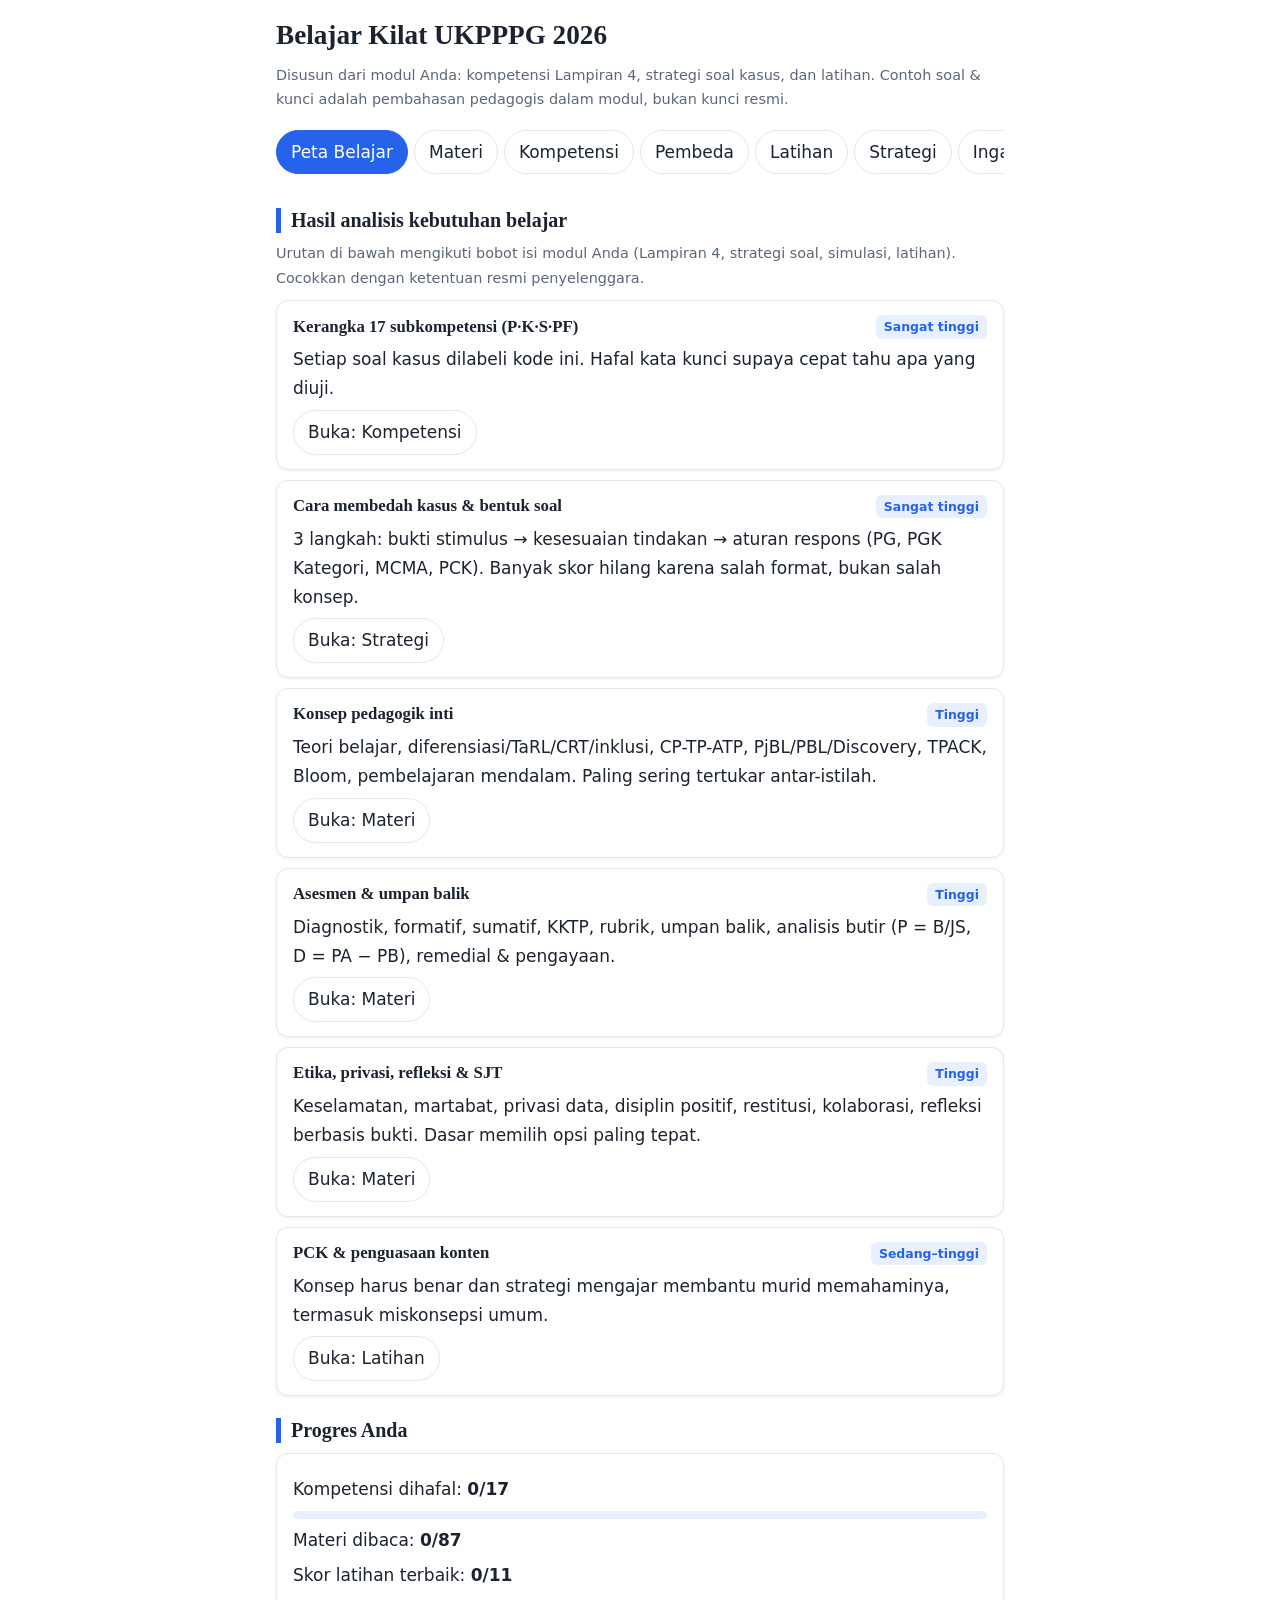
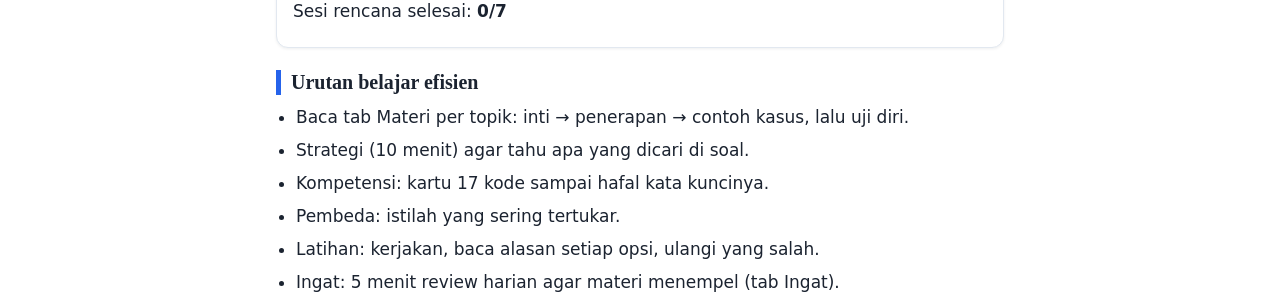
<file: Belajar Kilat UKPPPG 2026.html>
<!doctype html>
<html lang="id"><head><meta charset="utf-8">
<meta name="viewport" content="width=device-width, initial-scale=1, viewport-fit=cover">
<title>Belajar Kilat UKPPPG 2026</title>
<style>
:root{--bg:#fff;--sf:#fff;--tx:#1b2330;--mu:#5b6678;--ac:#2563eb;--as:#e8f0ff;--bd:#e2e8f0;--ok:#15803d;--no:#b42318;--am:#fff8d6;color-scheme:light;box-sizing:border-box;padding-top:env(safe-area-inset-top,0px);padding-bottom:env(safe-area-inset-bottom,0px)}
*,*:before,*:after{box-sizing:inherit}
html{scroll-padding-top:env(safe-area-inset-top,0px)}
body{margin:0;background:#fff;color:var(--tx);font:17px/1.7 system-ui,-apple-system,"Segoe UI",Roboto,sans-serif}
main,header{max-width:760px;margin:0 auto;padding:0 16px}
h1,h2,h3{font-family:Georgia,"Times New Roman",serif;line-height:1.25;margin:.2em 0 .4em}
h1{font-size:1.7rem;margin-top:18px}h2{font-size:1.25rem;margin-top:22px}h3{font-size:1.05rem}
p{margin:.4em 0}.mu{color:var(--mu);font-size:.9rem}
nav{display:flex;gap:6px;overflow-x:auto;padding:12px 0}
nav button,.chip,.btn{font:inherit;border:1px solid var(--bd);background:var(--sf);color:var(--tx);border-radius:999px;padding:7px 14px;cursor:pointer;white-space:nowrap}
nav button[aria-selected="true"],.chip.on,.btn.p{background:var(--ac);color:var(--bg);border-color:var(--ac)}
:focus-visible{outline:3px solid var(--ac);outline-offset:2px}
.card{background:var(--sf);border:1px solid var(--bd);border-radius:12px;padding:14px 16px;margin:10px 0}
.row{display:flex;gap:8px;flex-wrap:wrap;align-items:center}
.bar{height:8px;background:var(--as);border-radius:9px;overflow:hidden}.bar i{display:block;height:100%;background:var(--ac)}
.tag{font-size:.78rem;border-radius:6px;padding:1px 8px;background:var(--as);color:var(--ac);font-weight:600}
.fc{min-height:150px;cursor:pointer;display:flex;flex-direction:column;justify-content:center;text-align:center;width:100%;font:inherit;color:var(--tx)}
.fc.back{background:var(--am)}.big{font-size:1.5rem;font-family:Georgia,serif;font-weight:700}
.opt{display:flex;gap:10px;align-items:flex-start;padding:10px 12px;margin:6px 0;border:1px solid var(--bd);border-radius:10px;cursor:pointer;background:var(--sf)}
.opt input{margin-top:5px}.opt.ok{border-color:var(--ok);background:color-mix(in srgb,var(--ok) 14%,var(--sf))}.opt.no{border-color:var(--no);background:color-mix(in srgb,var(--no) 14%,var(--sf))}
.exp{border-left:4px solid var(--ac);background:var(--as);padding:10px 12px;border-radius:0 8px 8px 0;margin-top:10px}
ul{padding-left:20px;margin:.4em 0}li{margin:.25em 0}
.wrap{overflow-x:auto}table{border-collapse:collapse;width:100%;font-size:.92rem}td,th{border:1px solid var(--bd);padding:6px 8px;text-align:left;vertical-align:top}
input[type=search]{width:100%;font:inherit;padding:10px 12px;border:1px solid var(--bd);border-radius:10px;background:var(--sf);color:var(--tx)}
.fc2{display:flex;flex-direction:column;gap:2px;width:100%;text-align:left;font:inherit;color:var(--tx);cursor:pointer}


.blk{--c:#64748b;--b:#f1f5f9;background:var(--b);border:1px solid color-mix(in srgb,var(--c) 25%,#fff);border-left:6px solid var(--c);border-radius:12px;padding:12px 14px;margin:14px 0}
.blk p{margin:.2em 0}.blk b:not(.lb){color:var(--c)}
.blk .lb{display:inline-block;background:var(--c);color:#fff;font-size:.8rem;font-weight:700;padding:2px 12px;border-radius:999px;margin-bottom:8px}
.blk.def{--c:#2563eb;--b:#eaf1ff}.blk.def p{font-size:1.06rem;font-weight:600}
.blk.tuj{--c:#7c3aed;--b:#f3edff}.blk.cara{--c:#d97706;--b:#fff4e1}.blk.contoh{--c:#15803d;--b:#e8f8ee}
.blk.cat{--c:#a16207;--b:#fff9d9}.blk.ok{--c:#15803d;--b:#e8f8ee}.blk.no{--c:#dc2626;--b:#feecec}
.blk:not([class*=" "]){--c:#0e7490;--b:#e4f6f9}
.def .lb::before{content:"\1F4A1  "}.tuj .lb::before{content:"\1F3AF  "}.cara .lb::before{content:"\1F6E0  "}
.contoh .lb::before{content:"\1F9E9  "}.cat .lb::before{content:"\1F4CC  "}.ok .lb::before{content:"\2705  "}.no .lb::before{content:"\26D4  "}
.blk ul{padding-left:20px}.blk li::marker{color:var(--c)}
.st{counter-reset:s;list-style:none;padding:0;margin:.3em 0}
.st li{counter-increment:s;position:relative;padding:3px 0 3px 38px;margin:8px 0}
.st li::before{content:counter(s);position:absolute;left:0;top:3px;width:28px;height:28px;border-radius:50%;background:var(--c);color:#fff;font-weight:700;text-align:center;line-height:28px;font-size:.85rem}
.lg{display:flex;flex-wrap:wrap;gap:6px;margin:10px 0;font-size:.78rem}.lg span{padding:2px 10px;border-radius:999px;font-weight:600}
.lg .def{background:#eaf1ff;color:#2563eb}.lg .tuj{background:#f3edff;color:#7c3aed}.lg .cara{background:#fff4e1;color:#b45309}.lg .contoh{background:#e8f8ee;color:#15803d}.lg .cat{background:#fff9d9;color:#a16207}
.hide .blk{filter:blur(7px);cursor:pointer}.hide .blk.rev{filter:none}.rd h4{margin:20px 0 4px;font-family:Georgia,serif;color:var(--ac)}
h2{border-left:5px solid var(--ac);padding-left:10px}.card{box-shadow:0 1px 3px rgba(15,23,42,.07)}
th{background:#eaf1ff;color:#1e40af}tr:nth-child(even) td{background:#f8fafc}td:first-child{font-weight:600}
.btn,nav button{min-height:44px}.chip{min-height:40px}.rd+.row .btn{flex:1}
@media(max-width:600px){h1{font-size:1.45rem}main,header{padding:0 14px}.opt{padding:12px}}
</style></head><body>
<header><h1>Belajar Kilat UKPPPG 2026</h1>
<p class="mu">Disusun dari modul Anda: kompetensi Lampiran 4, strategi soal kasus, dan latihan. Contoh soal & kunci adalah pembahasan pedagogis dalam modul, bukan kunci resmi.</p>
<nav id="nav" role="tablist"></nav></header>
<main id="v"></main>
<script>
var S={k:{},s:{},b:0};try{S=Object.assign(S,JSON.parse(localStorage.getItem("u26")||"{}"))}catch(e){}
function sv(){try{localStorage.setItem("u26",JSON.stringify(S))}catch(e){}}
var $=function(s){return document.querySelector(s)};

var A=[
["Kerangka 17 subkompetensi (P·K·S·PF)","Setiap soal kasus dilabeli kode ini. Hafal kata kunci supaya cepat tahu apa yang diuji.","Sangat tinggi","Kompetensi"],
["Cara membedah kasus & bentuk soal","3 langkah: bukti stimulus → kesesuaian tindakan → aturan respons (PG, PGK Kategori, MCMA, PCK). Banyak skor hilang karena salah format, bukan salah konsep.","Sangat tinggi","Strategi"],
["Konsep pedagogik inti","Teori belajar, diferensiasi/TaRL/CRT/inklusi, CP-TP-ATP, PjBL/PBL/Discovery, TPACK, Bloom, pembelajaran mendalam. Paling sering tertukar antar-istilah.","Tinggi","Materi"],
["Asesmen & umpan balik","Diagnostik, formatif, sumatif, KKTP, rubrik, umpan balik, analisis butir (P = B/JS, D = PA − PB), remedial & pengayaan.","Tinggi","Materi"],
["Etika, privasi, refleksi & SJT","Keselamatan, martabat, privasi data, disiplin positif, restitusi, kolaborasi, refleksi berbasis bukti. Dasar memilih opsi paling tepat.","Tinggi","Materi"],
["PCK & penguasaan konten","Konsep harus benar dan strategi mengajar membantu murid memahaminya, termasuk miskonsepsi umum.","Sedang–tinggi","Latihan"]];

var K=[
["P.1","Konseptual — kontekstual — reflektif","Murid menyusun, menguji, memperbaiki instruksi, bukan hafal definisi.","P"],
["P.2","Keragaman — kebutuhan — potensi — model pembelajaran","Dukungan berbeda, tujuan tetap sama.","P"],
["P.3","Berkesadaran — bermakna — menggembirakan","Pembuka dengan kasus nyata (mis. phishing fiktif).","P"],
["P.4","TIK kritis-kreatif — akses — pemahaman — literasi digital","Unplugged dulu bila perangkat terbatas; teknologi mengikuti tujuan.","P"],
["P.5","Karakteristik murid — sumber belajar — lingkungan — kearifan lokal","Foto/catatan sawah menggantikan kunjungan, tujuan tidak diganti.","P"],
["P.6","Asesmen berkelanjutan — kebutuhan — umpan balik — hasil belajar","Umpan balik spesifik dan privat, lalu cek ulang.","P"],
["K.1","Etika — keteladanan — spiritual, moral, emosional — keberagaman","Hentikan ejekan dengan tenang, pulihkan rasa aman.","K"],
["K.2","Refleksi — growth mindset — belajar sepanjang hayat","Telaah pola jawaban, ubah strategi, coba lagi.","K"],
["K.3","Keputusan konsisten — potensi — budaya belajar","Keputusan konsisten yang menumbuhkan budaya belajar murid.","K"],
["S.1","Komunikasi inklusif — empatik — efektif","Instruksi bertahap lisan + tulisan/visual, cek pemahaman.","S"],
["S.2","Kolaborasi — murid — pendidik — keluarga — masyarakat","Hubungi wali secara pribadi, koordinasi dengan wali kelas.","S"],
["S.3","Organisasi profesi — komunitas belajar — pengembangan profesi","MGMP, lesson study, berbagi praktik baik.","S"],
["PF.1","Tujuan pendidikan — satuan pendidikan","Rancangan selaras tujuan satuan pendidikan yang diampu.","PF"],
["PF.2","Penguasaan disiplin ilmu — materi mendalam","Konsep akurat, bedakan data/informasi/algoritma/program.","PF"],
["PF.3","Potensi dan kebutuhan murid — karakteristik materi — konteks lokal","Petakan kesiapan murid sebelum memilih strategi.","PF"],
["PF.4","Kurikulum — adaptif — kontekstual — perkembangan zaman","Adaptasi sumber & konteks, kompetensi sasaran dipertahankan.","PF"],
["PF.5","Praktik profesional — konseptual — empiris — kreatif — inovatif","Coba, kumpulkan bukti, perbaiki (mis. PTK).","PF"]];

var D=[
["Diferensiasi vs TaRL","Diferensiasi: sesuaikan konten, proses, produk, lingkungan. TaRL: mulai dari level kemampuan aktual; kelompok fleksibel."],
["CRT vs inklusi","CRT: menautkan belajar dengan budaya & pengalaman murid. Inklusi: menghilangkan hambatan agar semua dapat berpartisipasi."],
["PjBL vs PBL vs Discovery","PjBL: proyek/produk. PBL: penyelidikan masalah autentik. Discovery: menemukan konsep (stimulasi → generalisasi)."],
["Diagnostik vs formatif","Diagnostik: memetakan kondisi awal/kebutuhan. Formatif: memantau proses dan menentukan langkah berikutnya."],
["Formatif vs sumatif","Formatif memperbaiki proses belajar. Sumatif menilai capaian di akhir lingkup/periode."],
["Rubrik analitik vs holistik","Analitik: tiap kriteria dinilai terpisah. Holistik: satu penilaian kualitas keseluruhan."],
["Akomodasi vs modifikasi","Akomodasi: ubah akses/cara tanpa mengubah kompetensi inti. Modifikasi: ubah target/kompleksitas."],
["Refleksi vs PTK","Refleksi: meninjau praktik. PTK: penyelidikan sistematis (rencana–tindakan–pengamatan–refleksi) dengan data."],
["Disiplin positif vs restitusi","Disiplin positif: pendekatan luas pembinaan perilaku. Restitusi: strategi pemulihan di dalamnya."],
["CP vs TP vs ATP","CP: kompetensi akhir fase. TP: tujuan per pembelajaran. ATP: urutan TP menuju CP."],
["Pengukuran vs penilaian vs asesmen vs evaluasi","Skor → makna berdasar kriteria → pengumpulan & penggunaan bukti → penilaian mutu proses/program."],
["TPACK","CK materi + PK pedagogi + TK teknologi. Teknologi dipilih karena tujuan & cara belajar, bukan karena menarik."]];

var Q=[
["pg","Simulasi 1 · P.1, PF.2, PCK","Murid mengira massa tumbuhan terutama berasal dari tanah. Guru ingin murid merevisi penjelasannya berdasarkan bukti. Tindakan paling tepat:",
["Memberi definisi fotosintesis lalu meminta hafal persamaan reaksinya.","Membandingkan data massa kering tumbuhan dan perubahan massa tanah, memodelkan asal karbon, lalu meminta murid merevisi alasannya.","Meminta murid menggambar akar dan melabeli bagian penyerap air.","Membandingkan tinggi tanaman di dua pot lalu menyimpulkan asal massa.","Memberi kuis istilah untuk menentukan kelompok belajar."],[1],
"B memberi bukti empiris, model konsep, dan revisi alasan. A hafalan; C hanya akar/air; D tinggi tanaman tidak membuktikan asal massa; E tidak menangani miskonsepsi."],
["kat","Simulasi 2 · P.2, P.4 — pilih semua yang SESUAI","Sebagian murid berbagi gawai di rumah; seorang murid butuh dukungan memahami audio. Tindakan yang sesuai:",
["Menyiapkan transkrip dan versi cetak materi inti.","Mewajibkan semua murid mengunggah video pada jam yang sama dari rumah.","Menyediakan waktu dan perangkat sekolah bagi yang memerlukan.","Menilai pemahaman terutama dari kualitas penyuntingan video."],[0,2],
"A dan C memberi akses nyata. B mengabaikan perbedaan akses; D menilai editing, bukan pemahaman materi."],
["mc","Simulasi 3 · P.6, K.1, S.2 (MCMA) — pilih semua yang benar","Asesmen awal: beberapa murid kesulitan memahami bacaan. Pilih tindakan yang membantu murid sekaligus menjaga kerahasiaan hasil asesmen.",
["Memeriksa pola kesalahan dan memberi umpan balik individual yang spesifik.","Mengirim daftar nilai lengkap ke grup orang tua agar terdorong.","Menyepakati dukungan dengan wali murid terkait lewat percakapan pribadi.","Memberi latihan sesuai kesulitan dan mengecek pemahaman kembali.","Mengumumkan nama murid dengan nilai terendah agar giat."],[0,2,3],
"A, C, D: berbasis bukti, privat, ada tindak lanjut. B dan E membuka data pribadi dan mempermalukan."],
["pg","Simulasi 4 · P.5, PF.2, PF.4 (PCK)","Tujuan: murid menjelaskan perpindahan energi dalam ekosistem. Sekolah dekat sawah, tetapi kunjungan lapangan belum memungkinkan. Pilihan paling tepat:",
["Mengganti tujuan menjadi mengenali nama hewan di sawah.","Meminta murid menghafal satu rantai makanan dari buku.","Memakai foto dan catatan organisme sawah untuk menyusun model hubungan makan, lalu menjelaskan arah panah energi.","Membuat poster sawah, dinilai terutama kerapiannya.","Menayangkan video sawah dan mencatat organisme yang terlihat."],[2],
"C mempertahankan tujuan, memakai konteks lokal, dan meminta penjelasan konsep. Opsi lain mengganti tujuan, menghafal, atau menilai hal yang bukan kompetensi sasaran."],
["pg","Latihan · P.1, PF.2","Murid dapat menyalin pseudocode tetapi tidak bisa menjelaskan mengapa urutan langkah harus tepat. Tindakan paling tepat:",
["Menambah hafalan istilah algoritma.","Meminta murid menjalankan instruksi yang urutannya diubah, membandingkan hasil, lalu menjelaskan pengaruh urutan.","Menilai kerapian tulisan.","Mengganti materi menjadi sejarah komputer.","Meminta menyalin pseudocode lebih banyak."],[1],
"Masalahnya pemahaman urutan; B memberi pengalaman menguji konsep dan menuntun penjelasan sebab-akibat."],
["pg","Latihan · P.3","Pembuka paling bermakna untuk materi keamanan digital:",
["Membacakan seluruh definisi keamanan digital.","Menampilkan contoh pesan phishing fiktif, murid mengidentifikasi tanda bahaya, lalu guru menyampaikan tujuan.","Meminta murid menghafal istilah.","Menghukum murid yang pernah mengeklik tautan berbahaya.","Membuat poster tanpa diskusi."],[1],
"Kasus autentik mengaktifkan pengetahuan awal, relevan, dan mengarah ke tujuan; tidak menyalahkan murid."],
["pg","Latihan · K.1","Seorang murid mengejek jawaban temannya saat diskusi. Respons guru paling tepat:",
["Membalas ejekan agar jera.","Membiarkan karena hanya bercanda.","Menghentikan dengan tenang, menegaskan kesepakatan saling menghormati, dan memulihkan rasa aman murid yang diejek.","Mengumumkan kesalahannya di media sosial.","Mengeluarkan seluruh kelompok tanpa klarifikasi."],[2],
"Guru meneladani pengendalian emosi, menegakkan nilai hormat, melindungi murid tanpa mempermalukan."],
["pg","Latihan · K.2, PF.5","Sebagian besar murid keliru membedakan data dan informasi. Langkah reflektif terbaik:",
["Menyimpulkan murid tidak belajar.","Mengulang penjelasan yang sama dengan suara lebih keras.","Menelaah pola jawaban, memeriksa contoh dan strategi, meminta masukan, lalu mencoba representasi yang lebih tepat.","Menghapus indikator dari tujuan.","Memberi nilai nol tanpa tindak lanjut."],[2],
"Refleksi berbasis bukti mencari penyebab dan menguji perbaikan, bukan menyalahkan murid."],
["pg","Latihan · S.2, K.1","Seorang murid tidak mengumpulkan tugas karena kendala perangkat di rumah. Tindakan paling tepat:",
["Mengirim kondisi keluarga murid ke grup kelas.","Menghubungi wali secara pribadi bila perlu, berkoordinasi dengan wali kelas, dan menyepakati alternatif penyelesaian.","Mengumumkan nama murid di papan nilai.","Langsung menghukum tanpa mencari informasi.","Mengeluarkan murid dari kelas."],[1],
"Kolaborasi dengan pihak relevan, menjaga privasi, mencari dukungan realistis."],
["pg","Latihan · PF.2, P.1 (PCK)","Murid menganggap flowchart dan program komputer adalah hal yang sama. Respons paling tepat:",
["Mengatakan salah tanpa penjelasan.","Membandingkan flowchart (representasi visual alur logika) dengan program (instruksi yang dapat dieksekusi), lalu meminta murid menghubungkannya.","Meminta menghafal nama simbol.","Mengganti materi menjadi perangkat keras.","Menilai tulisan tangan."],[1],
"Guru meluruskan konsep lewat perbandingan representasi dan meminta murid membangun hubungan antarkonsep."],
["kat","Latihan · P.2, P.4 — pilih semua yang SESUAI","Beberapa murid tidak punya internet stabil di rumah. Tindakan yang sesuai:",
["Menyediakan materi yang dapat diunduh dan versi cetak.","Menilai penguasaan konsep dari kecepatan koneksi.","Menyediakan waktu akses perangkat sekolah.","Memberi tenggat dan cara pengumpulan alternatif yang wajar."],[0,2,3],
"A, C, D mengurangi hambatan akses tanpa mengubah tujuan. Koneksi bukan kompetensi yang dinilai."]];

var M={"P.1":"3P: Paham, Pakai, Pikirkan lagi","P.2":"Jalan beda, tujuan sama","P.3":"SMS: Sadar, Makna, Senang","P.4":"TIK = Akses + Dalam + Literasi digital","P.5":"4S: Siswa, Sumber, Sekitar, Setempat","P.6":"Asesmen bukan vonis: butuh → balik → hasil","K.1":"Teladan: etis dulu, emosi stabil","K.2":"Cermin → tumbuh → terus belajar","K.3":"Konsisten: keputusan + budaya belajar","S.1":"3E: Inklusif, Empatik, Efektif","S.2":"5 mitra: murid, guru, tendik, wali, masyarakat","S.3":"Komunitas & organisasi profesi","PF.1":"Tujuan sekolah yang diampu","PF.2":"Ilmu yang dalam dan kontekstual","PF.3":"Kenal murid + materi + lokal","PF.4":"Kurikulum luwes: adaptif, kontekstual","PF.5":"KEKI: Konseptual, Empiris, Kreatif, Inovatif"};
var TABS=["Peta Belajar","Materi","Kompetensi","Pembeda","Latihan","Strategi","Ingat"],tab=0;
function nav(){$("#nav").innerHTML=TABS.map(function(t,i){return '<button role="tab" aria-selected="'+(i==tab)+'" onclick="go('+i+')">'+t+'</button>'}).join("")}
function go(i){tab=i;nav();[peta,materi,komp,pemb,lat,strat,ingat][i]();scrollTo(0,0)}
function kc(){return Object.keys(S.k).filter(function(x){return S.k[x]}).length}

function peta(){
var pl=Object.keys(S.s).filter(function(x){return S.s[x]}).length;
$("#v").innerHTML='<h2>Hasil analisis kebutuhan belajar</h2><p class="mu">Urutan di bawah mengikuti bobot isi modul Anda (Lampiran 4, strategi soal, simulasi, latihan). Cocokkan dengan ketentuan resmi penyelenggara.</p>'+
A.map(function(a,i){return '<div class="card"><div class="row"><h3 style="margin:0;flex:1">'+a[0]+'</h3><span class="tag">'+a[2]+'</span></div><p>'+a[1]+'</p><button class="btn" onclick="go('+[2,5,1,1,1,4][i]+')">Buka: '+a[3]+'</button></div>'}).join("")+
'<h2>Progres Anda</h2><div class="card"><p>Kompetensi dihafal: <b>'+kc()+'/17</b></p><div class="bar"><i style="width:'+kc()/17*100+'%"></i></div><p>Materi dibaca: <b>'+mc()+'/'+T.length+'</b></p><p>Skor latihan terbaik: <b>'+S.b+'/'+Q.length+'</b></p><p>Sesi rencana selesai: <b>'+pl+'/7</b></p></div>'+
'<h2>Urutan belajar efisien</h2><ul><li>Baca tab Materi per topik: inti → penerapan → contoh kasus, lalu uji diri.</li><li>Strategi (10 menit) agar tahu apa yang dicari di soal.</li><li>Kompetensi: kartu 17 kode sampai hafal kata kuncinya.</li><li>Pembeda: istilah yang sering tertukar.</li><li>Latihan: kerjakan, baca alasan setiap opsi, ulangi yang salah.</li><li>Ingat: 5 menit review harian agar materi menempel (tab Ingat).</li></ul>'}

var fl=0,fs="Semua",fb=false;
function komp(){
var L=K.filter(function(x){return fs=="Semua"||x[3]==fs});if(fl>=L.length)fl=0;var c=L[fl];
$("#v").innerHTML='<h2>Kartu 17 subkompetensi</h2><div class="row">'+["Semua","P","K","S","PF"].map(function(r){return '<button class="chip '+(r==fs?"on":"")+'" onclick="fs=\''+r+'\';fl=0;fb=false;komp()">'+r+'</button>'}).join("")+'</div>'+
'<p class="mu">Kartu '+(fl+1)+' dari '+L.length+' · dihafal '+kc()+'/17. Ketuk kartu untuk membalik: tebak kata kuncinya dulu.</p>'+
'<button class="card fc '+(fb?"back":"")+'" onclick="fb=!fb;komp()" aria-label="Balik kartu">'+(fb?'<p><b>'+c[1]+'</b></p><p class="mu">Contoh: '+c[2]+'</p><p><b>Jembatan ingatan:</b> '+M[c[0]]+'</p>':'<span class="big">'+c[0]+'</span><span class="mu">Apa kata kuncinya?</span>')+'</button>'+
'<div class="row"><button class="btn" onclick="fl=(fl+L.length-1)%L.length;fb=false;komp()">Sebelumnya</button><button class="btn p" onclick="fl=(fl+1)%L.length;fb=false;komp()">Berikutnya</button><button class="btn" onclick="S.k[\''+c[0]+'\']=!S.k[\''+c[0]+'\'];sv();komp()">'+(S.k[c[0]]?"Batal hafal":"Tandai hafal")+'</button></div>'+
'<h2>Ranah</h2><ul><li><b>P</b> Pedagogik: mengelola pembelajaran berpusat pada murid.</li><li><b>K</b> Kepribadian: etis, matang, reflektif, teladan.</li><li><b>S</b> Sosial: komunikasi dan kolaborasi.</li><li><b>PF</b> Profesional: tujuan pendidikan, materi, kurikulum, pengembangan praktik.</li></ul>'}

function pemb(){
$("#v").innerHTML='<h2>Istilah yang sering tertukar</h2><p class="mu">Ketuk judul untuk melihat perbedaannya. Coba jelaskan dulu dengan kata sendiri.</p>'+
D.map(function(d){return '<details class="card"><summary><b>'+d[0]+'</b></summary><p>'+d[1]+'</p></details>'}).join("")+
'<h2>Rumus asesmen</h2><div class="wrap"><table><tr><th>Rumus</th><th>Tafsiran</th></tr><tr><td>P = B ÷ JS</td><td>0,00–0,30 sukar; 0,31–0,70 sedang; 0,71–1,00 mudah</td></tr><tr><td>D = PA − PB</td><td>≤0,20 jelek; 0,21–0,40 cukup; 0,41–0,70 baik; ≥0,71 sangat baik; negatif: periksa kunci/redaksi</td></tr><tr><td>Nilai = skor ÷ maks × 100</td><td>Tetap tafsirkan terhadap kriteria kompetensi</td></tr></table></div><p class="mu">Klasifikasi dapat berbeda menurut pedoman yang digunakan.</p>'}

var qi=0,qa=[],qd=false,qp=[];
function lat(){
if(qi>=Q.length){var sc=qa.filter(function(x){return x}).length;if(sc>S.b){S.b=sc;sv()}
$("#v").innerHTML='<h2>Skor: '+sc+'/'+Q.length+'</h2><div class="card"><p>Soal yang salah:</p><ul>'+(Q.map(function(q,i){return qa[i]?"":'<li>'+q[1]+'</li>'}).join("")||"<li>Tidak ada. Bagus!</li>")+'</ul></div><button class="btn p" onclick="qi=0;qa=[];qd=false;lat()">Ulangi dari awal</button>';return}
var q=Q[qi],m=q[0]!="pg";
$("#v").innerHTML='<h2>Soal '+(qi+1)+' dari '+Q.length+'</h2><div class="bar"><i style="width:'+qi/Q.length*100+'%"></i></div><p class="mu">'+q[1]+'</p><p>'+q[2]+'</p>'+
(m?'<p class="mu">'+(q[0]=="kat"?"Centang pernyataan yang sesuai.":"Centang semua jawaban yang benar.")+'</p>':"")+
'<div>'+q[3].map(function(o,i){return '<label class="opt" id="o'+i+'"><input type="'+(m?"checkbox":"radio")+'" name="a" value="'+i+'" '+(qd?"disabled":"")+'><span>'+String.fromCharCode(65+i)+'. '+o+'</span></label>'}).join("")+'</div>'+
'<div id="fb"></div><button class="btn p" id="bt" onclick="'+(qd?"nx()":"chk()")+'">'+(qd?"Soal berikutnya":"Periksa jawaban")+'</button>'}
function chk(){var q=Q[qi],sel=[].slice.call(document.querySelectorAll("input[name=a]:checked")).map(function(e){return +e.value});
if(!sel.length){$("#fb").innerHTML='<p style="color:var(--no)">Pilih minimal satu jawaban dulu.</p>';return}
var okk=sel.length==q[4].length&&sel.every(function(s){return q[4].indexOf(s)>-1});qa[qi]=okk;qd=true;
q[3].forEach(function(o,i){var e=$("#o"+i),c=q[4].indexOf(i)>-1,s=sel.indexOf(i)>-1;e.querySelector("input").disabled=true;if(c)e.className="opt ok";else if(s)e.className="opt no"});
$("#fb").innerHTML='<div class="exp"><b>'+(okk?"Tepat.":"Belum tepat.")+'</b> Kunci: '+q[4].map(function(i){return String.fromCharCode(65+i)}).join(", ")+'. '+q[5]+'</div>';
$("#bt").textContent=qi==Q.length-1?"Lihat skor":"Soal berikutnya";$("#bt").setAttribute("onclick","nx()")}
function nx(){qi++;qd=false;lat()}

var PL=["Empat ranah kompetensi: jelaskan P, K, S, PF dengan kata sendiri.","Pedagogik P.1–P.6: buat satu contoh kasus kelas tiap kode.","Kepribadian K.1–K.3 dan Sosial S.1–S.3: latih respons etis dan komunikasi.","Profesional PF.1–PF.5: hubungkan tujuan, materi, murid, kurikulum.","PCK dan bentuk soal: PG, PGK Kategori, MCMA.","Simulasi: kerjakan 4 kasus tanpa melihat pembahasan.","Latihan penuh, catat kelemahan, susun rencana penguatan."];
function strat(){
$("#v").innerHTML='<h2>3 langkah membaca soal kasus</h2><div class="card"><ol><li><b>Bukti dalam stimulus:</b> tandai tujuan, kondisi murid, kendala, dan kata kunci seperti “langkah pertama” atau “paling tepat”.</li><li><b>Kesesuaian tindakan:</b> apakah menyentuh akar masalah dan tujuan? Pada PCK, cek ketepatan konsep.</li><li><b>Aturan respons:</b> PG = satu opsi; PGK Kategori = nilai tiap pernyataan; MCMA = pilih semua yang benar, uji tiap opsi.</li></ol></div>'+
'<h2>Opsi yang biasanya keliru</h2><ul><li>Mengganti tujuan hanya karena kegiatan sulit dilakukan.</li><li>Menilai hal yang bukan kompetensi sasaran (kerapian, kualitas editing, kecepatan koneksi).</li><li>Mempermalukan murid, membuka nilai atau data pribadi.</li><li>Mewajibkan perangkat/internet tanpa alternatif.</li><li>Hanya hafalan saat kasus meminta pemahaman atau revisi alasan.</li><li>Aktivitas ramai tanpa bukti belajar yang relevan.</li></ul>'+
'<h2>Kerangka SJT</h2><div class="card"><ol><li>Pahami fakta (pisahkan fakta dan dugaan).</li><li>Prioritaskan keselamatan.</li><li>Pahami kebutuhan pihak terdampak, jaga privasi.</li><li>Pilih tindakan profesional: adil, etis, sesuai aturan, proporsional.</li><li>Tindak lanjuti dan pantau.</li></ol><p class="mu">Kekerasan, pelecehan, atau ancaman keselamatan: ikuti mekanisme perlindungan dan pelaporan, bukan dialog saja.</p></div>'+
'<h2>Kerangka jawaban uraian</h2><div class="card"><p>“Saya akan <i>(tindakan)</i> karena <i>(bukti masalah)</i>. Tindakan ini tetap mengarah pada <i>(tujuan)</i>, menyediakan <i>(dukungan)</i>, dan menghasilkan bukti berupa <i>(hasil kerja/observasi)</i>. Setelah itu saya akan <i>(umpan balik/tindak lanjut)</i> dengan menjaga <i>(privasi/keadilan/keselamatan)</i>.”</p></div>'+
'<h2>Rencana 7 sesi</h2>'+PL.map(function(p,i){return '<label class="opt"><input type="checkbox" '+(S.s[i]?"checked":"")+' onchange="S.s['+i+']=this.checked;sv()"><span><b>Sesi '+(i+1)+'.</b> '+p+'</span></label>'}).join("")}
var rq=null,rb=false,tq=0,IV=[0,1,3,7,14];
function td(){return Math.floor(Date.now()/864e5)}
function allc(){return K.map(function(x){return{id:x[0],q:"Apa kata kunci "+x[0]+"?",a:x[1]+" · Jembatan: "+M[x[0]]}}).concat(D.map(function(x){return{id:x[0],q:"Bedakan: "+x[0],a:x[1]}}))}
function ingat(){
$("#v").innerHTML='<h2>Cara belajar agar materi menempel</h2><div class="card"><ul><li><b>Ingat dulu, baru intip.</b> Menebak dari ingatan lebih kuat daripada membaca ulang.</li><li><b>Ulang berjarak.</b> Review 5 menit tiap hari (jeda 1, 3, 7, 14 hari) lebih awet daripada belajar maraton.</li><li><b>Jelaskan dengan kata sendiri</b> seolah mengajar teman.</li><li><b>Campur topik</b> (P, K, S, PF) saat latihan agar terbiasa membedakan.</li><li><b>Tulis alasan</b> mengapa tiap opsi benar atau salah.</li><li><b>Fokus 25 menit, istirahat 5 menit.</b></li></ul></div><h2>Review harian</h2><div id="rv"></div><h2>Tebak kode</h2><div id="tk"></div>';rvr();tkr()}
function rvr(){var t=td(),L=allc();
if(!rq)rq=L.filter(function(c){var s=S.l&&S.l[c.id];return !s||s.d<=t}).slice(0,12).map(function(c){return c.id});
var el=$("#rv");
if(!rq.length){var m=L.filter(function(c){return S.l&&S.l[c.id]&&S.l[c.id].b>=3}).length;el.innerHTML='<div class="card"><p><b>Review hari ini selesai.</b> Kartu yang sudah kuat: '+m+'/'+L.length+'. Kembali besok untuk ulangan berikutnya.</p></div>';return}
var c=L.filter(function(x){return x.id==rq[0]})[0];
el.innerHTML='<p class="mu">Sisa '+rq.length+' kartu. Jawab di kepala dulu, lalu balik kartunya.</p><button class="card fc '+(rb?"back":"")+'" onclick="rb=!rb;rvr()">'+(rb?'<p>'+c.a+'</p>':'<span class="big" style="font-size:1.2rem">'+c.q+'</span>')+'</button>'+(rb?'<div class="row"><button class="btn" onclick="rate(0)">Lupa</button><button class="btn" onclick="rate(1)">Ragu</button><button class="btn p" onclick="rate(2)">Ingat</button></div>':'')}
function rate(r){var id=rq.shift(),st=(S.l=S.l||{})[id]||{b:0};if(r==0){st.b=0;rq.push(id)}else if(r==1)st.b=Math.max(st.b,1);else st.b=Math.min(st.b+1,4);st.d=td()+IV[st.b];S.l[id]=st;sv();rb=false;rvr()}
function tkr(){var i=Math.floor(Math.random()*K.length),o=[i];while(o.length<4){var j=Math.floor(Math.random()*K.length);if(o.indexOf(j)<0)o.push(j)}
o.sort(function(){return Math.random()-.5});tq=i;
$("#tk").innerHTML='<div class="card"><p class="mu">Kata kunci ini milik kode apa?</p><p><b>'+K[i][1]+'</b></p><div class="row">'+o.map(function(j){return '<button class="chip" onclick="tp('+j+')">'+K[j][0]+'</button>'}).join("")+'</div><p id="tr"></p></div>'}
function tp(j){var n=' <button class="btn p" onclick="tkr()">Soal lain</button>';$("#tr").innerHTML=j==tq?'<b style="color:var(--ok)">Benar.</b> '+M[K[j][0]]+n:'<b style="color:var(--no)">Belum.</b> Jawaban: '+K[tq][0]+'. '+M[K[tq][0]]+n}
var T=[{"g": "I", "t": "1. Teori perkembangan kognitif Jean Piaget", "h": "<div class=\"blk def\"><b class=\"lb\">Inti / pengertian<\/b><p>Teori Piaget menjelaskan bahwa cara berpikir anak berkembang melalui tahapan. Anak membangun pengetahuan dengan berinteraksi dengan lingkungan.<\/p><\/div><div class=\"blk tuj\"><b class=\"lb\">Tujuan &amp; manfaat<\/b><p>Membantu guru memilih tingkat abstraksi, media, dan aktivitas yang sesuai dengan perkembangan berpikir siswa.<\/p><\/div><div class=\"blk cara\"><b class=\"lb\">Cara penerapan<\/b><p>Kenali tahap perkembangan secara umum; gunakan benda konkret untuk konsep yang masih abstrak; berikan kesempatan mencoba, mengelompokkan, membandingkan, dan menyimpulkan.<\/p><\/div><div class=\"blk contoh\"><b class=\"lb\">Contoh kasus<\/b><p>Saat mengajarkan algoritma kepada siswa SMP, guru menggunakan kartu instruksi dan simulasi gerak sebelum meminta siswa menulis pseudocode. Aktivitas konkret menjadi jembatan menuju pemikiran abstrak.<\/p><\/div><div class=\"blk cat\"><b class=\"lb\">Catatan<\/b><p>Tahap usia Piaget adalah gambaran umum, bukan label kaku. Kemampuan setiap anak dapat berbeda.<\/p><\/div><div class=\"wrap\"><table><tr><th><b>Konsep<\/b><\/th><th><b>Makna<\/b><\/th><th><b>Contoh di kelas<\/b><\/th><\/tr><tr><td>Skema<\/td><td>Kerangka pengetahuan yang dimiliki seseorang.<\/td><td>Siswa memiliki skema bahwa algoritma adalah urutan langkah.<\/td><\/tr><tr><td>Asimilasi<\/td><td>Informasi baru dimasukkan ke skema yang sudah ada.<\/td><td>Siswa mengenali resep sebagai contoh urutan instruksi.<\/td><\/tr><tr><td>Akomodasi<\/td><td>Skema diubah karena informasi baru tidak cocok.<\/td><td>Siswa memahami bahwa algoritma juga dapat memuat percabangan.<\/td><\/tr><tr><td>Ekuilibrasi<\/td><td>Proses menyeimbangkan asimilasi dan akomodasi.<\/td><td>Siswa memperbaiki pemahamannya setelah membandingkan beberapa algoritma.<\/td><\/tr><\/table><\/div><div class=\"wrap\"><table><tr><th><b>Tahap<\/b><\/th><th><b>Perkiraan usia<\/b><\/th><th><b>Karakteristik umum<\/b><\/th><th><b>Implikasi pembelajaran<\/b><\/th><\/tr><tr><td>Sensorimotor<\/td><td>0–2 tahun<\/td><td>Belajar melalui indra dan gerak.<\/td><td>Eksplorasi sensorimotor; umumnya konteks PAUD awal.<\/td><\/tr><tr><td>Praoperasional<\/td><td>2–7 tahun<\/td><td>Bahasa dan simbol berkembang; berpikir masih intuitif.<\/td><td>Gunakan gambar, permainan, dan contoh konkret.<\/td><\/tr><tr><td>Operasional konkret<\/td><td>7–11 tahun<\/td><td>Logika berkembang untuk objek/situasi konkret.<\/td><td>Gunakan manipulatif, tabel, benda, dan demonstrasi.<\/td><\/tr><tr><td>Operasional formal<\/td><td>11 tahun ke atas<\/td><td>Mulai mampu berpikir abstrak dan hipotetis.<\/td><td>Gunakan hipotesis, variabel, algoritma, dan pemecahan masalah.<\/td><\/tr><\/table><\/div>"}, {"g": "I", "t": "2. Teori sosiokultural Lev Vygotsky", "h": "<div class=\"blk def\"><b class=\"lb\">Inti / pengertian<\/b><p>Vygotsky menekankan bahwa perkembangan berpikir dibentuk melalui interaksi sosial, bahasa, budaya, dan bantuan dari orang yang lebih mampu.<\/p><\/div><div class=\"blk tuj\"><b class=\"lb\">Tujuan &amp; manfaat<\/b><p>Mendorong guru menggunakan diskusi, kerja kelompok, pemodelan, dan bantuan bertahap.<\/p><\/div><div class=\"blk cara\"><b class=\"lb\">Cara penerapan<\/b><p>Identifikasi kemampuan yang dapat dilakukan siswa sendiri; tentukan tugas sedikit di atas kemampuan mandiri; berikan bantuan; kurangi bantuan saat siswa semakin mampu.<\/p><\/div><div class=\"blk contoh\"><b class=\"lb\">Contoh kasus<\/b><p>Siswa belum dapat membuat diagram alir sendiri. Guru memberi contoh satu langkah, teman sebaya memberi petunjuk, lalu siswa menyelesaikan diagram berikutnya secara mandiri.<\/p><\/div><div class=\"blk cat\"><b class=\"lb\">Catatan<\/b><p>ZPD bukan sekadar tugas yang mudah atau sangat sulit, melainkan rentang tugas yang dapat diselesaikan dengan bantuan.<\/p><\/div><div class=\"wrap\"><table><tr><th><b>Istilah<\/b><\/th><th><b>Penjelasan<\/b><\/th><th><b>Contoh<\/b><\/th><\/tr><tr><td>ZPD<\/td><td>Zona antara kemampuan mandiri dan kemampuan yang dapat dicapai dengan bantuan.<\/td><td>Siswa dapat membuat algoritma sederhana dengan petunjuk guru.<\/td><\/tr><tr><td>Scaffolding<\/td><td>Dukungan sementara yang dikurangi bertahap.<\/td><td>Contoh lengkap → petunjuk sebagian → latihan mandiri.<\/td><\/tr><tr><td>MKO<\/td><td>Orang yang lebih menguasai pengetahuan/keterampilan tertentu.<\/td><td>Guru, tutor, atau teman sebaya yang kompeten.<\/td><\/tr><tr><td>Bahasa dan interaksi<\/td><td>Alat berpikir dan membangun pemahaman.<\/td><td>Siswa menjelaskan alasan urutan algoritma kepada kelompok.<\/td><\/tr><\/table><\/div>"}, {"g": "I", "t": "3. Teori belajar Jerome Bruner", "h": "<div class=\"blk def\"><b class=\"lb\">Inti / pengertian<\/b><p>Bruner menjelaskan representasi pengetahuan melalui tiga cara: enaktif, ikonik, dan simbolik. Ia juga mendukung pembelajaran penemuan dengan bimbingan yang tepat.<\/p><\/div><div class=\"blk tuj\"><b class=\"lb\">Tujuan &amp; manfaat<\/b><p>Membantu guru menyajikan materi dari pengalaman langsung menuju gambar lalu simbol atau abstraksi.<\/p><\/div><div class=\"blk cara\"><b class=\"lb\">Cara penerapan<\/b><p>Mulai dengan aktivitas manipulasi atau praktik; tampilkan representasi visual; lanjutkan ke istilah, rumus, kode, atau simbol; ajukan pertanyaan pemandu.<\/p><\/div><div class=\"blk contoh\"><b class=\"lb\">Contoh kasus<\/b><p>Untuk konsep percabangan: siswa memainkan permainan &#x27;jika hujan maka buka payung&#x27; (enaktif), melihat diagram alir (ikonik), lalu menulis IF–ELSE (simbolik).<\/p><\/div><div class=\"wrap\"><table><tr><th><b>Representasi<\/b><\/th><th><b>Makna<\/b><\/th><th><b>Contoh Informatika<\/b><\/th><\/tr><tr><td>Enaktif<\/td><td>Memahami melalui tindakan atau manipulasi.<\/td><td>Siswa memeragakan instruksi algoritma.<\/td><\/tr><tr><td>Ikonik<\/td><td>Memahami melalui gambar atau visual.<\/td><td>Siswa membaca flowchart.<\/td><\/tr><tr><td>Simbolik<\/td><td>Memahami melalui bahasa, angka, atau simbol.<\/td><td>Siswa menulis pseudocode atau kode program.<\/td><\/tr><\/table><\/div>"}, {"g": "I", "t": "4. Teori belajar bermakna David Ausubel", "h": "<div class=\"blk def\"><b class=\"lb\">Inti / pengertian<\/b><p>Belajar bermakna terjadi ketika informasi baru dihubungkan secara terstruktur dengan pengetahuan yang telah dimiliki siswa.<\/p><\/div><div class=\"blk tuj\"><b class=\"lb\">Tujuan &amp; manfaat<\/b><p>Membantu siswa memahami hubungan antarkonsep, bukan sekadar menghafal.<\/p><\/div><div class=\"blk cara\"><b class=\"lb\">Cara penerapan<\/b><p>Gali pengetahuan awal; gunakan pengatur awal (advance organizer) seperti peta konsep atau gambaran besar; hubungkan materi baru dengan pengalaman yang sudah dikenal.<\/p><\/div><div class=\"blk contoh\"><b class=\"lb\">Contoh kasus<\/b><p>Sebelum belajar basis data, guru mengajak siswa membahas daftar kontak telepon. Dari nama dan nomor yang tersusun, siswa mengenali konsep tabel, kolom, baris, dan data.<\/p><\/div>"}, {"g": "I", "t": "5. Perkembangan moral: Jean Piaget", "h": "<div class=\"blk def\"><b class=\"lb\">Inti / pengertian<\/b><p>Piaget menjelaskan perubahan pemahaman anak tentang aturan, niat, tanggung jawab, dan keadilan.<\/p><\/div><div class=\"blk tuj\"><b class=\"lb\">Tujuan &amp; manfaat<\/b><p>Membantu guru membina perilaku dengan dialog dan pemahaman alasan di balik aturan.<\/p><\/div><div class=\"blk cara\"><b class=\"lb\">Cara penerapan<\/b><p>Untuk siswa yang lebih muda, jelaskan aturan secara konsisten; ajak siswa yang lebih matang berdiskusi tentang alasan, kesepakatan, dan dampak tindakan.<\/p><\/div><div class=\"blk contoh\"><b class=\"lb\">Contoh kasus<\/b><p>Saat terjadi pelanggaran aturan kerja kelompok, guru tidak hanya menyebut &#x27;aturan dilanggar&#x27;, tetapi mengajak siswa memahami dampaknya terhadap anggota kelompok.<\/p><\/div><div class=\"wrap\"><table><tr><th><b>Tahap<\/b><\/th><th><b>Ciri umum<\/b><\/th><th><b>Contoh<\/b><\/th><\/tr><tr><td>Moralitas heteronom<\/td><td>Aturan dianggap tetap dan ditentukan otoritas; akibat tindakan sangat diperhatikan.<\/td><td>Siswa menganggap semua pelanggaran harus mendapat hukuman yang sama.<\/td><\/tr><tr><td>Moralitas otonom<\/td><td>Mulai memahami bahwa aturan merupakan kesepakatan dan niat serta keadilan perlu dipertimbangkan.<\/td><td>Siswa berdiskusi mengubah aturan kelompok agar adil bagi semua.<\/td><\/tr><\/table><\/div>"}, {"g": "I", "t": "6. Perkembangan moral Lawrence Kohlberg", "h": "<div class=\"blk def\"><b class=\"lb\">Inti / pengertian<\/b><p>Kohlberg menjelaskan perkembangan penalaran moral melalui tiga tingkat dan enam tahap.<\/p><\/div><div class=\"blk tuj\"><b class=\"lb\">Tujuan &amp; manfaat<\/b><p>Membantu guru memahami alasan yang digunakan siswa ketika menentukan benar atau salah.<\/p><\/div><div class=\"blk cara\"><b class=\"lb\">Cara penerapan<\/b><p>Gunakan dilema moral yang aman dan sesuai usia; minta siswa menjelaskan alasan; fasilitasi diskusi dari sudut pandang berbeda tanpa mempermalukan.<\/p><\/div><div class=\"blk contoh\"><b class=\"lb\">Contoh kasus<\/b><p>Siswa menemukan temannya menyontek. Guru mengajak kelas membahas kejujuran, aturan, kepercayaan, dan dampak terhadap orang lain.<\/p><\/div><div class=\"wrap\"><table><tr><th><b>Tingkat/tahap<\/b><\/th><th><b>Orientasi penalaran<\/b><\/th><th><b>Contoh alasan siswa<\/b><\/th><\/tr><tr><td>Prakonvensional 1 — hukuman<\/td><td>Menghindari hukuman.<\/td><td>Saya tidak menyontek karena takut dihukum.<\/td><\/tr><tr><td>Prakonvensional 2 — kepentingan diri<\/td><td>Pertukaran atau keuntungan pribadi.<\/td><td>Saya membantu jika nanti saya juga dibantu.<\/td><\/tr><tr><td>Konvensional 3 — hubungan baik<\/td><td>Ingin diterima dan dianggap baik.<\/td><td>Saya jujur agar teman percaya kepada saya.<\/td><\/tr><tr><td>Konvensional 4 — aturan dan ketertiban<\/td><td>Menjaga aturan dan sistem.<\/td><td>Menyontek melanggar aturan yang berlaku.<\/td><\/tr><tr><td>Pascakonvensional 5 — kontrak sosial<\/td><td>Memahami aturan sebagai kesepakatan untuk melindungi hak.<\/td><td>Aturan dibuat untuk menjaga keadilan dan dapat ditinjau secara bertanggung jawab.<\/td><\/tr><tr><td>Pascakonvensional 6 — prinsip universal<\/td><td>Berpegang pada prinsip etis universal.<\/td><td>Kejujuran dan martabat manusia harus dihormati.<\/td><\/tr><\/table><\/div><p>Catatan: Tahap Kohlberg menggambarkan pola penalaran, bukan cap permanen pada seseorang. Jangan menyimpulkan tahap moral siswa hanya dari satu jawaban.<\/p>"}, {"g": "I", "t": "7. Etika kepedulian Carol Gilligan", "h": "<div class=\"blk def\"><b class=\"lb\">Inti / pengertian<\/b><p>Gilligan menyoroti pentingnya kepedulian, hubungan, tanggung jawab, dan konteks ketika seseorang membuat keputusan moral.<\/p><\/div><div class=\"blk tuj\"><b class=\"lb\">Tujuan &amp; manfaat<\/b><p>Mengingatkan guru agar keputusan tidak hanya berorientasi aturan, tetapi juga mempertimbangkan relasi dan kebutuhan pihak terdampak.<\/p><\/div><div class=\"blk cara\"><b class=\"lb\">Cara penerapan<\/b><p>Dengarkan pihak yang terlibat; pahami konteks; cari solusi yang menjaga keselamatan, keadilan, dan kepedulian.<\/p><\/div><div class=\"blk contoh\"><b class=\"lb\">Contoh kasus<\/b><p>Ketika siswa mengucilkan teman, guru memulihkan hubungan, memastikan siswa yang terdampak aman, dan membimbing pelaku memahami dampak perilakunya.<\/p><\/div>"}, {"g": "I", "t": "8. Karakteristik dan kebutuhan peserta didik", "h": "<p>Karakteristik peserta didik adalah ciri, kondisi, pengalaman, dan kebutuhan yang memengaruhi cara mereka belajar. Guru perlu mengenalinya melalui asesmen, observasi, dialog, dan komunikasi dengan keluarga bila relevan.<\/p><div class=\"wrap\"><table><tr><th><b>Aspek<\/b><\/th><th><b>Hal yang diperhatikan<\/b><\/th><th><b>Contoh penerapan<\/b><\/th><\/tr><tr><td>Fisik dan motorik<\/td><td>Kondisi kesehatan, koordinasi, akses gerak.<\/td><td>Atur posisi duduk dan akses perangkat.<\/td><\/tr><tr><td>Kognitif<\/td><td>Pengetahuan awal, penalaran, pemecahan masalah.<\/td><td>Berikan tugas bertahap dan pertanyaan penuntun.<\/td><\/tr><tr><td>Sosial-emosional<\/td><td>Interaksi, regulasi emosi, rasa aman.<\/td><td>Buat kesepakatan kelas dan budaya saling menghargai.<\/td><\/tr><tr><td>Bahasa/komunikasi<\/td><td>Bahasa yang dikuasai dan cara berkomunikasi.<\/td><td>Gunakan instruksi sederhana, visual, atau alternatif komunikasi.<\/td><\/tr><tr><td>Minat dan motivasi<\/td><td>Topik yang menarik dan alasan belajar.<\/td><td>Gunakan konteks permainan, musik, olahraga, atau lingkungan.<\/td><\/tr><tr><td>Latar belakang budaya<\/td><td>Pengalaman, bahasa, tradisi, lingkungan.<\/td><td>Gunakan contoh kontekstual yang tidak stereotip.<\/td><\/tr><tr><td>Kesiapan belajar<\/td><td>Penguasaan prasyarat dan dukungan yang dibutuhkan.<\/td><td>Lakukan asesmen awal sebelum unit baru.<\/td><\/tr><\/table><\/div>"}, {"g": "I", "t": "9. Pembelajaran berdiferensiasi", "h": "<div class=\"blk def\"><b class=\"lb\">Inti / pengertian<\/b><p>Pembelajaran berdiferensiasi adalah pendekatan yang secara sadar menyesuaikan pengalaman belajar berdasarkan kesiapan, minat, dan profil belajar peserta didik.<\/p><\/div><div class=\"blk tuj\"><b class=\"lb\">Tujuan &amp; manfaat<\/b><p>Memberi akses dan tantangan yang sesuai agar setiap siswa dapat mencapai tujuan esensial.<\/p><\/div><div class=\"blk cara\"><b class=\"lb\">Cara penerapan<\/b><p>Lakukan asesmen awal; tetapkan tujuan yang sama atau kompetensi esensial yang jelas; variasikan dukungan, sumber, proses, atau cara menunjukkan pemahaman; pantau kemajuan.<\/p><\/div><div class=\"blk contoh\"><b class=\"lb\">Contoh kasus<\/b><p>Dalam materi data, semua siswa belajar menafsirkan data. Sebagian menggunakan tabel sederhana dengan panduan, sebagian menganalisis grafik, dan siswa yang siap membandingkan dua kumpulan data.<\/p><\/div><div class=\"wrap\"><table><tr><th><b>Dimensi<\/b><\/th><th><b>Apa yang disesuaikan?<\/b><\/th><th><b>Contoh<\/b><\/th><\/tr><tr><td>Konten<\/td><td>Materi, sumber, tingkat kompleksitas atau cara mengakses informasi.<\/td><td>Teks ringkas, video berteks, dan bacaan lebih mendalam.<\/td><\/tr><tr><td>Proses<\/td><td>Aktivitas dan dukungan saat belajar.<\/td><td>Latihan terbimbing, diskusi, simulasi, atau eksplorasi mandiri.<\/td><\/tr><tr><td>Produk<\/td><td>Cara siswa menunjukkan pemahaman.<\/td><td>Laporan, presentasi, infografik, demonstrasi, atau rekaman penjelasan.<\/td><\/tr><tr><td>Lingkungan<\/td><td>Pengaturan ruang, suasana, dan akses belajar.<\/td><td>Area tenang, tempat kolaborasi, instruksi visual, atau perangkat bantu.<\/td><\/tr><\/table><\/div><p>Tiga pertimbangan umum: kesiapan belajar (readiness), minat (interest), dan profil belajar (learning profile). Diferensiasi bukan berarti membuat tujuan berbeda tanpa alasan atau memberi label tetap kepada siswa.<\/p>"}, {"g": "I", "t": "10. Teaching at the Right Level (TaRL)", "h": "<div class=\"blk def\"><b class=\"lb\">Inti / pengertian<\/b><p>TaRL adalah pendekatan yang menyesuaikan pembelajaran dengan tingkat kemampuan aktual peserta didik, bukan hanya berdasarkan usia atau kelas.<\/p><\/div><div class=\"blk tuj\"><b class=\"lb\">Tujuan &amp; manfaat<\/b><p>Memastikan pembelajaran dimulai dari kemampuan yang benar-benar dimiliki siswa dan memberi dukungan untuk maju ke tingkat berikutnya.<\/p><\/div><div class=\"blk cara\"><b class=\"lb\">Cara penerapan<\/b><p>Lakukan asesmen singkat; kelompokkan sementara berdasarkan kebutuhan/kemampuan; berikan aktivitas sesuai level; pantau kemajuan; susun ulang kelompok secara fleksibel.<\/p><\/div><div class=\"blk contoh\"><b class=\"lb\">Contoh kasus<\/b><p>Sebelum belajar algoritma, guru memetakan siswa: kelompok A perlu menguatkan urutan instruksi, kelompok B memahami percabangan sederhana, dan kelompok C siap membuat algoritma dengan beberapa kondisi.<\/p><\/div><p>Hal penting: kelompok TaRL bersifat fleksibel dan tidak boleh menjadi label permanen. Gunakan bukti belajar untuk memindahkan siswa ketika kemampuannya berkembang.<\/p>"}, {"g": "I", "t": "11. Culturally Responsive Teaching (CRT)", "h": "<div class=\"blk def\"><b class=\"lb\">Inti / pengertian<\/b><p>CRT adalah pendekatan yang menghubungkan pembelajaran dengan identitas, pengalaman, bahasa, pengetahuan, dan konteks budaya peserta didik secara menghargai dan adil.<\/p><\/div><div class=\"blk tuj\"><b class=\"lb\">Tujuan &amp; manfaat<\/b><p>Meningkatkan relevansi pembelajaran, rasa memiliki, partisipasi, dan penghargaan terhadap keberagaman.<\/p><\/div><div class=\"blk cara\"><b class=\"lb\">Cara penerapan<\/b><p>Kenali konteks siswa tanpa membuat stereotip; gunakan contoh lokal yang beragam; beri ruang bagi perspektif siswa; pastikan semua siswa memiliki kesempatan berpartisipasi.<\/p><\/div><div class=\"blk contoh\"><b class=\"lb\">Contoh kasus<\/b><p>Saat belajar data, siswa mengumpulkan data sederhana tentang pilihan transportasi atau makanan khas di lingkungan masing-masing, lalu membandingkan data tanpa menilai budaya tertentu lebih tinggi.<\/p><\/div><p>CRT bukan sekadar menampilkan pakaian atau makanan tradisional. Intinya adalah menjadikan pengalaman dan pengetahuan budaya sebagai sumber belajar serta membangun kelas yang adil.<\/p>"}, {"g": "I", "t": "12. Pendidikan inklusif dan akomodasi", "h": "<div class=\"blk def\"><b class=\"lb\">Inti / pengertian<\/b><p>Pendidikan inklusif memastikan setiap peserta didik, termasuk penyandang disabilitas dan siswa dengan kebutuhan dukungan tertentu, dapat berpartisipasi dan belajar bersama secara bermakna.<\/p><\/div><div class=\"blk tuj\"><b class=\"lb\">Tujuan &amp; manfaat<\/b><p>Menghilangkan hambatan akses, partisipasi, dan pembelajaran; menghormati martabat serta potensi setiap siswa.<\/p><\/div><div class=\"blk cara\"><b class=\"lb\">Cara penerapan<\/b><p>Identifikasi kebutuhan melalui komunikasi dan asesmen yang sesuai; konsultasikan dengan keluarga dan tenaga terkait; berikan akomodasi; pantau efektivitasnya.<\/p><\/div><div class=\"blk contoh\"><b class=\"lb\">Contoh kasus<\/b><p>Siswa dengan hambatan penglihatan mendapat bahan digital yang kompatibel dengan pembaca layar, kontras yang memadai, dan deskripsi teks untuk gambar.<\/p><\/div><div class=\"wrap\"><table><tr><th><b>Istilah<\/b><\/th><th><b>Makna<\/b><\/th><th><b>Contoh<\/b><\/th><\/tr><tr><td>Akomodasi<\/td><td>Mengubah cara, waktu, media, atau lingkungan tanpa mengubah kompetensi inti yang diukur.<\/td><td>Tambahan waktu atau format teks yang dapat dibaca pembaca layar.<\/td><\/tr><tr><td>Modifikasi<\/td><td>Mengubah target atau kompleksitas kompetensi berdasarkan kebutuhan dan kebijakan yang berlaku.<\/td><td>Target pembelajaran yang disesuaikan melalui perencanaan individual.<\/td><\/tr><tr><td>PPI<\/td><td>Program Pembelajaran Individual untuk merencanakan tujuan, dukungan, dan evaluasi individual bila diperlukan.<\/td><td>Tujuan komunikasi fungsional dan dukungan visual untuk siswa tertentu.<\/td><\/tr><tr><td>UDL<\/td><td>Universal Design for Learning; merancang pembelajaran sejak awal agar dapat diakses beragam siswa.<\/td><td>Informasi disajikan melalui teks, audio, visual; siswa dapat menunjukkan pemahaman dengan beberapa cara.<\/td><\/tr><\/table><\/div><p>Kebutuhan dukungan tidak boleh disimpulkan dari dugaan guru. Hindari diagnosis sendiri. Fokus pada hambatan belajar, kekuatan siswa, akomodasi yang diperlukan, serta kolaborasi dengan pihak yang berwenang.<\/p>"}, {"g": "II", "t": "13. Kurikulum Merdeka: konsep dan prinsip", "h": "<div class=\"blk def\"><b class=\"lb\">Inti / pengertian<\/b><p>Kurikulum Merdeka memberi ruang bagi pembelajaran yang berfokus pada materi esensial, pengembangan kompetensi, fleksibilitas, dan kebutuhan peserta didik.<\/p><\/div><div class=\"blk tuj\"><b class=\"lb\">Tujuan &amp; manfaat<\/b><p>Mengarahkan guru merancang pembelajaran yang relevan, mendalam, dan sesuai konteks satuan pendidikan.<\/p><\/div><div class=\"blk cara\"><b class=\"lb\">Cara penerapan<\/b><p>Pahami CP dan fase; analisis kebutuhan siswa; susun tujuan dan alur; rancang asesmen serta pengalaman belajar; refleksikan hasil.<\/p><\/div><div class=\"blk contoh\"><b class=\"lb\">Contoh kasus<\/b><p>Guru Informatika kelas VIII menganalisis CP fase D, memilih elemen yang relevan, lalu menyusun rangkaian tujuan tentang berpikir komputasional dan analisis data.<\/p><\/div><p>Dalam implementasi, periksa panduan dan regulasi kurikulum terbaru dari kementerian serta kebijakan satuan pendidikan. Istilah dan struktur program dapat diperbarui.<\/p>"}, {"g": "II", "t": "14. Capaian Pembelajaran (CP)", "h": "<div class=\"blk def\"><b class=\"lb\">Inti / pengertian<\/b><p>CP adalah kompetensi pembelajaran yang perlu dicapai peserta didik pada akhir fase.<\/p><\/div><div class=\"blk tuj\"><b class=\"lb\">Tujuan &amp; manfaat<\/b><p>Menjadi acuan untuk merancang tujuan, alur, kegiatan, dan asesmen.<\/p><\/div><div class=\"blk cara\"><b class=\"lb\">Cara penerapan<\/b><p>Baca CP secara utuh; tandai kompetensi dan lingkup materi; perhatikan fase dan elemen; tentukan bagian yang relevan untuk unit pembelajaran.<\/p><\/div><div class=\"blk contoh\"><b class=\"lb\">Contoh kasus<\/b><p>Dari CP Informatika fase D, guru mengidentifikasi kompetensi terkait berpikir komputasional, lalu memecahnya menjadi tujuan yang lebih spesifik.<\/p><\/div>"}, {"g": "II", "t": "15. Tujuan Pembelajaran (TP)", "h": "<div class=\"blk def\"><b class=\"lb\">Inti / pengertian<\/b><p>TP merupakan rumusan kompetensi dan lingkup materi yang diharapkan dikuasai siswa dalam satu atau lebih kegiatan pembelajaran.<\/p><\/div><div class=\"blk tuj\"><b class=\"lb\">Tujuan &amp; manfaat<\/b><p>Memberi arah yang jelas tentang kemampuan yang akan dipelajari dan dinilai.<\/p><\/div><div class=\"blk cara\"><b class=\"lb\">Cara penerapan<\/b><p>Tentukan kompetensi; tentukan konteks/lingkup materi; pilih kata kerja yang dapat diamati; pastikan tujuan realistis dan selaras dengan CP.<\/p><\/div><div class=\"blk contoh\"><b class=\"lb\">Contoh kasus<\/b><p>Setelah pembelajaran, peserta didik mampu menyusun algoritma sederhana untuk menyelesaikan masalah sehari-hari menggunakan urutan instruksi yang logis.<\/p><\/div><p>Rumusan TP yang baik menjelaskan kemampuan yang diharapkan dan konteks materi. KKO membantu memperjelas perilaku teramati, tetapi tidak perlu memaksakan format ABCD jika tidak diwajibkan oleh format yang digunakan.<\/p>"}, {"g": "II", "t": "16. Alur Tujuan Pembelajaran (ATP)", "h": "<div class=\"blk def\"><b class=\"lb\">Inti / pengertian<\/b><p>ATP adalah rangkaian tujuan pembelajaran yang disusun secara logis dan sistematis untuk membantu peserta didik mencapai CP pada akhir fase.<\/p><\/div><div class=\"blk tuj\"><b class=\"lb\">Tujuan &amp; manfaat<\/b><p>Menjaga urutan pembelajaran, hubungan prasyarat, dan kesinambungan kompetensi.<\/p><\/div><div class=\"blk cara\"><b class=\"lb\">Cara penerapan<\/b><p>Susun TP dari prasyarat menuju kemampuan lebih kompleks; cek keterkaitan antartujuan; perkirakan waktu; tinjau kembali berdasarkan kebutuhan siswa.<\/p><\/div><div class=\"blk contoh\"><b class=\"lb\">Contoh kasus<\/b><p>Urutan unit algoritma: memahami instruksi → mengenali pola → menyusun urutan → menggunakan percabangan → menguji dan memperbaiki algoritma.<\/p><\/div><div class=\"wrap\"><table><tr><th><b>Istilah<\/b><\/th><th><b>Pertanyaan kunci<\/b><\/th><th><b>Analogi<\/b><\/th><\/tr><tr><td>CP<\/td><td>Kompetensi apa yang diharapkan pada akhir fase?<\/td><td>Tujuan akhir perjalanan.<\/td><\/tr><tr><td>TP<\/td><td>Kemampuan apa yang akan dicapai pada pembelajaran tertentu?<\/td><td>Titik-titik tujuan antara.<\/td><\/tr><tr><td>ATP<\/td><td>Bagaimana urutan tujuan agar sampai ke CP?<\/td><td>Rute perjalanan.<\/td><\/tr><\/table><\/div>"}, {"g": "II", "t": "17. Modul ajar/perencanaan pembelajaran", "h": "<div class=\"blk def\"><b class=\"lb\">Inti / pengertian<\/b><p>Modul ajar adalah salah satu bentuk perencanaan pembelajaran yang memuat tujuan, langkah pembelajaran, asesmen, dan sumber/dukungan yang diperlukan. Format rinci mengikuti panduan yang berlaku.<\/p><\/div><div class=\"blk tuj\"><b class=\"lb\">Tujuan &amp; manfaat<\/b><p>Membantu guru melaksanakan pembelajaran secara terarah sekaligus fleksibel.<\/p><\/div><div class=\"blk cara\"><b class=\"lb\">Cara penerapan<\/b><p>Mulai dari CP/TP; kenali siswa; tentukan asesmen; pilih model dan media; susun kegiatan pendahuluan, inti, penutup; siapkan diferensiasi dan tindak lanjut.<\/p><\/div><div class=\"blk contoh\"><b class=\"lb\">Contoh kasus<\/b><p>Modul ajar algoritma memuat tujuan, pertanyaan pemantik, aktivitas kartu instruksi, diskusi kelompok, tugas membuat flowchart, rubrik, dan refleksi.<\/p><\/div><div class=\"wrap\"><table><tr><th><b>Komponen perencanaan<\/b><\/th><th><b>Isi yang dapat dicantumkan<\/b><\/th><\/tr><tr><td>Identitas dan konteks<\/td><td>Satuan pendidikan, mata pelajaran, fase/kelas, alokasi waktu.<\/td><\/tr><tr><td>Kompetensi awal<\/td><td>Pengetahuan/keterampilan prasyarat siswa.<\/td><\/tr><tr><td>Tujuan pembelajaran<\/td><td>Kemampuan yang diharapkan.<\/td><\/tr><tr><td>Pemahaman bermakna<\/td><td>Gagasan penting yang dibawa ke konteks lain.<\/td><\/tr><tr><td>Pertanyaan pemantik<\/td><td>Pertanyaan terbuka yang membangkitkan rasa ingin tahu.<\/td><\/tr><tr><td>Langkah pembelajaran<\/td><td>Pendahuluan, inti, penutup, aktivitas guru dan siswa.<\/td><\/tr><tr><td>Asesmen<\/td><td>Teknik, instrumen, kriteria, dan bukti belajar.<\/td><\/tr><tr><td>Dukungan belajar<\/td><td>Diferensiasi, akomodasi, remedial, pengayaan.<\/td><\/tr><tr><td>Media dan sumber<\/td><td>Bahan ajar, perangkat, LKPD, teknologi.<\/td><\/tr><tr><td>Refleksi<\/td><td>Pertanyaan refleksi untuk guru dan siswa.<\/td><\/tr><\/table><\/div>"}, {"g": "II", "t": "18. Understanding by Design (UbD)", "h": "<div class=\"blk def\"><b class=\"lb\">Inti / pengertian<\/b><p>UbD atau Backward Design adalah kerangka perencanaan yang dimulai dengan menetapkan hasil belajar yang diinginkan, menentukan bukti pencapaian, kemudian merancang kegiatan belajar.<\/p><\/div><div class=\"blk tuj\"><b class=\"lb\">Tujuan &amp; manfaat<\/b><p>Memastikan kegiatan dan asesmen benar-benar mendukung tujuan, bukan sekadar aktivitas yang menarik.<\/p><\/div><div class=\"blk cara\"><b class=\"lb\">Cara penerapan<\/b><p>Tahap 1: tentukan hasil/tujuan dan pemahaman esensial. Tahap 2: tentukan bukti asesmen dan kriteria. Tahap 3: rancang pengalaman belajar yang menyiapkan siswa menghasilkan bukti tersebut.<\/p><\/div><div class=\"blk contoh\"><b class=\"lb\">Contoh kasus<\/b><p>Tujuan: siswa mampu menganalisis data. Bukti: siswa membuat grafik dan menjelaskan kesimpulan. Aktivitas: membaca tabel, memilih grafik, mengolah data, lalu mempresentasikan temuan.<\/p><\/div><div class=\"wrap\"><table><tr><th><b>Tahap UbD<\/b><\/th><th><b>Pertanyaan<\/b><\/th><th><b>Contoh<\/b><\/th><\/tr><tr><td>1. Desired Results<\/td><td>Apa yang harus dipahami dan dapat dilakukan siswa?<\/td><td>Siswa mampu menjelaskan dan menggunakan algoritma percabangan.<\/td><\/tr><tr><td>2. Assessment Evidence<\/td><td>Bukti apa yang menunjukkan tujuan tercapai?<\/td><td>Siswa menyelesaikan studi kasus dan menghasilkan flowchart dengan rubrik.<\/td><\/tr><tr><td>3. Learning Plan<\/td><td>Pengalaman belajar apa yang menyiapkan siswa?<\/td><td>Simulasi, analisis contoh, latihan terbimbing, proyek mini, refleksi.<\/td><\/tr><\/table><\/div><p>UbD bukan berarti guru mengabaikan proses. Justru proses dipilih secara sengaja agar siswa siap menunjukkan pemahaman.<\/p>"}, {"g": "II", "t": "19. Model Project Based Learning (PjBL)", "h": "<div class=\"blk def\"><b class=\"lb\">Inti / pengertian<\/b><p>PjBL adalah model pembelajaran yang mengorganisasi belajar melalui proyek untuk menghasilkan produk, kinerja, atau solusi dalam rentang waktu tertentu.<\/p><\/div><div class=\"blk tuj\"><b class=\"lb\">Tujuan &amp; manfaat<\/b><p>Mengembangkan pemecahan masalah, kolaborasi, kreativitas, komunikasi, dan penerapan pengetahuan.<\/p><\/div><div class=\"blk cara\"><b class=\"lb\">Cara penerapan<\/b><p>Mulai dengan pertanyaan mendasar; rancang proyek dan kriteria; susun jadwal; pantau proses; uji/presentasikan hasil; refleksikan pengalaman.<\/p><\/div><div class=\"blk contoh\"><b class=\"lb\">Contoh kasus<\/b><p>Kelompok siswa membuat infografik keamanan digital berdasarkan hasil survei sederhana. Mereka merencanakan produk, mengolah data, membuat desain, mempresentasikan, dan merevisi.<\/p><\/div><div class=\"wrap\"><table><tr><th><b>Tahap PjBL<\/b><\/th><th><b>Aktivitas guru/siswa<\/b><\/th><\/tr><tr><td>Pertanyaan mendasar<\/td><td>Menentukan masalah atau pertanyaan pemicu proyek.<\/td><\/tr><tr><td>Desain proyek<\/td><td>Menentukan produk, kriteria keberhasilan, alat, dan pembagian peran.<\/td><\/tr><tr><td>Jadwal<\/td><td>Menetapkan tahapan dan tenggat.<\/td><\/tr><tr><td>Monitoring<\/td><td>Guru memberi umpan balik dan memantau kemajuan.<\/td><\/tr><tr><td>Uji hasil<\/td><td>Produk dipresentasikan atau diuji berdasarkan kriteria.<\/td><\/tr><tr><td>Evaluasi pengalaman<\/td><td>Siswa dan guru merefleksikan proses serta hasil.<\/td><\/tr><\/table><\/div>"}, {"g": "II", "t": "20. Model Problem Based Learning (PBL)", "h": "<div class=\"blk def\"><b class=\"lb\">Inti / pengertian<\/b><p>PBL memulai pembelajaran dari masalah autentik atau kontekstual yang perlu diselidiki dan dipecahkan oleh peserta didik.<\/p><\/div><div class=\"blk tuj\"><b class=\"lb\">Tujuan &amp; manfaat<\/b><p>Mengembangkan penalaran, penyelidikan, kolaborasi, dan kemampuan menghubungkan konsep dengan masalah.<\/p><\/div><div class=\"blk cara\"><b class=\"lb\">Cara penerapan<\/b><p>Orientasikan siswa pada masalah; organisasikan kelompok; bimbing penyelidikan; minta siswa menyusun dan menyajikan solusi; analisis proses pemecahan.<\/p><\/div><div class=\"blk contoh\"><b class=\"lb\">Contoh kasus<\/b><p>Siswa diminta mencari penyebab komputer laboratorium lambat. Mereka mengumpulkan informasi, memilah kemungkinan penyebab, menyusun langkah pemeriksaan, dan mempresentasikan solusi.<\/p><\/div><div class=\"wrap\"><table><tr><th><b>Tahap PBL<\/b><\/th><th><b>Contoh tindakan<\/b><\/th><\/tr><tr><td>Orientasi masalah<\/td><td>Guru menyajikan kasus nyata dan pertanyaan kunci.<\/td><\/tr><tr><td>Organisasi belajar<\/td><td>Siswa membentuk kelompok dan membagi tugas.<\/td><\/tr><tr><td>Penyelidikan<\/td><td>Siswa mencari data, menguji dugaan, dan berdiskusi.<\/td><\/tr><tr><td>Pengembangan/penyajian solusi<\/td><td>Kelompok menyampaikan solusi dengan bukti.<\/td><\/tr><tr><td>Analisis dan evaluasi<\/td><td>Kelas menilai kelogisan solusi dan proses.<\/td><\/tr><\/table><\/div>"}, {"g": "II", "t": "21. Model Discovery Learning", "h": "<div class=\"blk def\"><b class=\"lb\">Inti / pengertian<\/b><p>Discovery Learning memberi kesempatan kepada siswa menemukan konsep atau prinsip melalui pengamatan, pengumpulan dan pengolahan informasi, serta penarikan kesimpulan.<\/p><\/div><div class=\"blk tuj\"><b class=\"lb\">Tujuan &amp; manfaat<\/b><p>Mengembangkan rasa ingin tahu, pemahaman konsep, dan kemampuan menemukan pola.<\/p><\/div><div class=\"blk cara\"><b class=\"lb\">Cara penerapan<\/b><p>Berikan stimulus; bantu siswa merumuskan masalah; kumpulkan data; olah data; verifikasi; simpulkan konsep.<\/p><\/div><div class=\"blk contoh\"><b class=\"lb\">Contoh kasus<\/b><p>Guru menampilkan beberapa urutan instruksi, termasuk yang salah. Siswa membandingkan, menemukan pola urutan yang benar, menguji, lalu menyimpulkan ciri algoritma.<\/p><\/div><div class=\"wrap\"><table><tr><th><b>Tahap<\/b><\/th><th><b>Contoh<\/b><\/th><\/tr><tr><td>Stimulation<\/td><td>Menampilkan teka-teki atau contoh fenomena.<\/td><\/tr><tr><td>Problem statement<\/td><td>Siswa merumuskan pertanyaan/dugaan.<\/td><\/tr><tr><td>Data collection<\/td><td>Mengumpulkan contoh atau informasi.<\/td><\/tr><tr><td>Data processing<\/td><td>Mengelompokkan dan membandingkan data.<\/td><\/tr><tr><td>Verification<\/td><td>Menguji dugaan dengan contoh lain.<\/td><\/tr><tr><td>Generalization<\/td><td>Menyimpulkan prinsip atau konsep.<\/td><\/tr><\/table><\/div><p>PjBL berorientasi pada proyek/produk; PBL berorientasi pada penyelidikan dan pemecahan masalah; Discovery berorientasi pada penemuan konsep. Ketiganya dapat saling beririsan, tetapi fokus dan sintaksnya berbeda.<\/p>"}, {"g": "II", "t": "22. TPACK", "h": "<div class=\"blk def\"><b class=\"lb\">Inti / pengertian<\/b><p>TPACK adalah kerangka pengetahuan guru untuk mengintegrasikan pengetahuan materi (CK), pedagogi (PK), dan teknologi (TK) secara tepat.<\/p><\/div><div class=\"blk tuj\"><b class=\"lb\">Tujuan &amp; manfaat<\/b><p>Membantu guru memilih teknologi berdasarkan tujuan dan cara belajar, bukan menggunakan aplikasi hanya karena menarik.<\/p><\/div><div class=\"blk cara\"><b class=\"lb\">Cara penerapan<\/b><p>Tentukan materi; pilih pendekatan mengajar; identifikasi teknologi yang benar-benar membantu; pastikan aksesibilitas; evaluasi dampaknya.<\/p><\/div><div class=\"blk contoh\"><b class=\"lb\">Contoh kasus<\/b><p>Untuk mengajarkan visualisasi data, guru memahami konsep grafik (CK), menggunakan diskusi dan inquiry (PK), serta memakai spreadsheet untuk membuat grafik (TK). Ketiganya terintegrasi menjadi TPACK.<\/p><\/div><div class=\"wrap\"><table><tr><th><b>Komponen<\/b><\/th><th><b>Pengertian<\/b><\/th><th><b>Contoh<\/b><\/th><\/tr><tr><td>CK<\/td><td>Content Knowledge: pengetahuan materi.<\/td><td>Memahami konsep data, algoritma, jaringan.<\/td><\/tr><tr><td>PK<\/td><td>Pedagogical Knowledge: pengetahuan pedagogi.<\/td><td>Memahami diskusi, PBL, diferensiasi, asesmen.<\/td><\/tr><tr><td>TK<\/td><td>Technological Knowledge: pengetahuan teknologi.<\/td><td>Mengoperasikan LMS, spreadsheet, simulasi.<\/td><\/tr><tr><td>PCK<\/td><td>Pedagogi untuk mengajarkan konten tertentu.<\/td><td>Menggunakan analogi untuk menjelaskan algoritma.<\/td><\/tr><tr><td>TCK<\/td><td>Teknologi yang merepresentasikan/mengubah konten.<\/td><td>Simulasi untuk memperlihatkan alur program.<\/td><\/tr><tr><td>TPK<\/td><td>Teknologi yang mendukung strategi pedagogis.<\/td><td>LMS untuk diskusi dan umpan balik.<\/td><\/tr><tr><td>TPACK<\/td><td>Integrasi konten, pedagogi, dan teknologi.<\/td><td>Mengajar analisis data dengan inquiry dan spreadsheet.<\/td><\/tr><\/table><\/div>"}, {"g": "II", "t": "23. Taksonomi Bloom revisi, KKO, LOTS dan HOTS", "h": "<p>Taksonomi Bloom revisi mengelompokkan proses kognitif dari mengingat hingga mencipta. KKO (kata kerja operasional) membantu guru merumuskan tujuan dan indikator yang dapat diamati.<\/p><div class=\"wrap\"><table><tr><th><b>Level<\/b><\/th><th><b>Proses kognitif<\/b><\/th><th><b>Contoh KKO<\/b><\/th><th><b>Contoh tugas Informatika<\/b><\/th><\/tr><tr><td>C1 Mengingat<\/td><td>Mengambil kembali informasi.<\/td><td>Menyebutkan, mengidentifikasi.<\/td><td>Menyebutkan komponen komputer.<\/td><\/tr><tr><td>C2 Memahami<\/td><td>Menjelaskan makna.<\/td><td>Menjelaskan, mengklasifikasi.<\/td><td>Menjelaskan fungsi RAM.<\/td><\/tr><tr><td>C3 Menerapkan<\/td><td>Menggunakan prosedur.<\/td><td>Menggunakan, menghitung, menjalankan.<\/td><td>Menerapkan langkah algoritma.<\/td><\/tr><tr><td>C4 Menganalisis<\/td><td>Mengurai hubungan/pola.<\/td><td>Membandingkan, mengelompokkan, menganalisis.<\/td><td>Menganalisis kesalahan flowchart.<\/td><\/tr><tr><td>C5 Mengevaluasi<\/td><td>Memberi penilaian berdasar kriteria.<\/td><td>Menilai, mengkritisi, memeriksa.<\/td><td>Menilai efisiensi dua algoritma.<\/td><\/tr><tr><td>C6 Mencipta<\/td><td>Menghasilkan rancangan/produk.<\/td><td>Merancang, membuat, mengembangkan.<\/td><td>Membuat solusi algoritmik.<\/td><\/tr><\/table><\/div><p>LOTS umumnya mencakup C1–C3 dan HOTS sering merujuk C4–C6. Namun, tingkat berpikir tidak ditentukan oleh kata kerja saja; konteks, kompleksitas tugas, dan proses berpikir yang diminta juga penting.<\/p>"}, {"g": "II", "t": "24. Literasi dan numerasi", "h": "<div class=\"blk def\"><b class=\"lb\">Inti / pengertian<\/b><p>Literasi adalah kemampuan memahami, menggunakan, mengevaluasi, dan merefleksikan informasi; numerasi adalah kemampuan menggunakan konsep, prosedur, fakta, dan alat matematika untuk memecahkan masalah dalam berbagai konteks.<\/p><\/div><div class=\"blk tuj\"><b class=\"lb\">Tujuan &amp; manfaat<\/b><p>Membekali siswa untuk mengambil keputusan dan menyelesaikan persoalan kehidupan nyata.<\/p><\/div><div class=\"blk cara\"><b class=\"lb\">Cara penerapan<\/b><p>Gunakan teks/data autentik; minta siswa menafsirkan informasi; gunakan tabel, grafik, angka, perbandingan, dan alasan; minta kesimpulan berbasis bukti.<\/p><\/div><div class=\"blk contoh\"><b class=\"lb\">Contoh kasus<\/b><p>Dalam Informatika, siswa membaca artikel keamanan digital (literasi), mengolah hasil survei dalam tabel dan persentase (numerasi), lalu menyajikan rekomendasi.<\/p><\/div><div class=\"wrap\"><table><tr><th><b>Ruang lingkup<\/b><\/th><th><b>Contoh penerapan<\/b><\/th><\/tr><tr><td>Literasi membaca<\/td><td>Menemukan gagasan utama dan mengevaluasi sumber.<\/td><\/tr><tr><td>Literasi digital/informasi<\/td><td>Memeriksa kredibilitas situs dan mengenali hoaks.<\/td><\/tr><tr><td>Literasi sains<\/td><td>Menafsirkan bukti dan penjelasan fenomena.<\/td><\/tr><tr><td>Literasi budaya/kewargaan<\/td><td>Memahami keberagaman dan tanggung jawab warga.<\/td><\/tr><tr><td>Numerasi bilangan<\/td><td>Menghitung persentase penggunaan perangkat.<\/td><\/tr><tr><td>Numerasi data<\/td><td>Membaca tabel, grafik, rata-rata, dan pola.<\/td><\/tr><tr><td>Numerasi geometri/pengukuran<\/td><td>Mengukur ruang laboratorium atau menghitung kebutuhan kabel.<\/td><\/tr><tr><td>Numerasi aljabar<\/td><td>Mengenali pola dan hubungan variabel.<\/td><\/tr><\/table><\/div>"}, {"g": "II", "t": "25. Pembelajaran mendalam", "h": "<div class=\"blk def\"><b class=\"lb\">Inti / pengertian<\/b><p>Pembelajaran mendalam menekankan proses belajar yang berkesadaran, bermakna, dan menggembirakan serta memberi pengalaman memahami, mengaplikasi, dan merefleksi.<\/p><\/div><div class=\"blk tuj\"><b class=\"lb\">Tujuan &amp; manfaat<\/b><p>Mendorong pemahaman yang bertahan, transfer pengetahuan, dan keterlibatan siswa.<\/p><\/div><div class=\"blk cara\"><b class=\"lb\">Cara penerapan<\/b><p>Jelaskan tujuan; hubungkan konsep dengan konteks nyata; beri kesempatan menerapkan; fasilitasi refleksi; ciptakan suasana aman dan menantang.<\/p><\/div><div class=\"blk contoh\"><b class=\"lb\">Contoh kasus<\/b><p>Siswa mempelajari keamanan kata sandi, menganalisis risiko, membuat panduan keamanan untuk keluarga, lalu merefleksikan perubahan kebiasaan digital.<\/p><\/div><div class=\"wrap\"><table><tr><th><b>Prinsip<\/b><\/th><th><b>Makna<\/b><\/th><th><b>Contoh<\/b><\/th><\/tr><tr><td>Berkesadaran (mindful)<\/td><td>Siswa memahami tujuan dan mengatur proses belajar.<\/td><td>Siswa menetapkan target dan memantau kemajuannya.<\/td><\/tr><tr><td>Bermakna (meaningful)<\/td><td>Materi terhubung dengan konteks nyata.<\/td><td>Belajar data dari masalah lingkungan sekolah.<\/td><\/tr><tr><td>Menggembirakan (joyful)<\/td><td>Suasana positif, aman, menantang, dan memotivasi.<\/td><td>Permainan edukatif yang tetap mengukur tujuan.<\/td><\/tr><\/table><\/div>"}, {"g": "III", "t": "26. Perbedaan pengukuran, penilaian, asesmen, dan evaluasi", "h": "<div class=\"blk def\"><b class=\"lb\">Inti / pengertian<\/b><p>Pengukuran menghasilkan informasi kuantitatif; penilaian menafsirkan bukti berdasarkan kriteria; asesmen mengumpulkan dan menggunakan bukti belajar; evaluasi menilai mutu atau keberhasilan program/proses secara lebih luas.<\/p><\/div><div class=\"blk tuj\"><b class=\"lb\">Tujuan &amp; manfaat<\/b><p>Mencegah guru menyamakan angka tes dengan keseluruhan kemampuan siswa.<\/p><\/div><div class=\"blk cara\"><b class=\"lb\">Cara penerapan<\/b><p>Kumpulkan beragam bukti; tafsirkan dengan kriteria; gunakan hasil untuk keputusan pembelajaran; evaluasi apakah strategi dan program efektif.<\/p><\/div><div class=\"blk contoh\"><b class=\"lb\">Contoh kasus<\/b><p>Tes menghasilkan skor 80 (pengukuran); guru menafsirkan kompetensi yang sudah dikuasai (penilaian); mengumpulkan kuis, observasi, dan proyek (asesmen); menilai efektivitas unit pembelajaran (evaluasi).<\/p><\/div><div class=\"wrap\"><table><tr><th><b>Istilah<\/b><\/th><th><b>Pertanyaan<\/b><\/th><\/tr><tr><td>Pengukuran<\/td><td>Berapa skor atau jumlah yang diperoleh?<\/td><\/tr><tr><td>Penilaian<\/td><td>Apa makna skor/bukti tersebut berdasarkan kriteria?<\/td><\/tr><tr><td>Asesmen<\/td><td>Bukti apa yang dikumpulkan dan bagaimana digunakan untuk mendukung belajar?<\/td><\/tr><tr><td>Evaluasi<\/td><td>Seberapa baik proses/program mencapai tujuan dan apa keputusan perbaikannya?<\/td><\/tr><\/table><\/div>"}, {"g": "III", "t": "27. Asesmen diagnostik kognitif", "h": "<div class=\"blk def\"><b class=\"lb\">Inti / pengertian<\/b><p>Asesmen diagnostik kognitif memetakan pengetahuan awal, kemampuan prasyarat, dan miskonsepsi sebelum pembelajaran atau ketika diperlukan.<\/p><\/div><div class=\"blk tuj\"><b class=\"lb\">Tujuan &amp; manfaat<\/b><p>Menentukan titik awal pembelajaran dan dukungan yang dibutuhkan.<\/p><\/div><div class=\"blk cara\"><b class=\"lb\">Cara penerapan<\/b><p>Tentukan prasyarat; buat pertanyaan singkat; analisis pola jawaban; kelompokkan kebutuhan; rancang tindak lanjut; lakukan asesmen ulang bila perlu.<\/p><\/div><div class=\"blk contoh\"><b class=\"lb\">Contoh kasus<\/b><p>Sebelum materi percabangan, guru memberi soal urutan instruksi dan logika kondisi. Hasil menunjukkan sebagian siswa belum memahami urutan, sehingga guru menguatkan prasyarat terlebih dahulu.<\/p><\/div>"}, {"g": "III", "t": "28. Asesmen diagnostik nonkognitif", "h": "<div class=\"blk def\"><b class=\"lb\">Inti / pengertian<\/b><p>Asesmen diagnostik nonkognitif menggali kondisi, minat, motivasi, rasa aman, kebiasaan, akses, dan faktor lingkungan yang dapat memengaruhi pembelajaran.<\/p><\/div><div class=\"blk tuj\"><b class=\"lb\">Tujuan &amp; manfaat<\/b><p>Membantu guru menyiapkan dukungan dan lingkungan belajar yang sesuai.<\/p><\/div><div class=\"blk cara\"><b class=\"lb\">Cara penerapan<\/b><p>Gunakan angket singkat, percakapan, observasi, atau refleksi; jaga kerahasiaan; tanyakan hal yang relevan; jangan membuat diagnosis klinis.<\/p><\/div><div class=\"blk contoh\"><b class=\"lb\">Contoh kasus<\/b><p>Guru mengetahui beberapa siswa berbagi perangkat di rumah. Guru menyediakan waktu praktik di sekolah dan alternatif tugas yang dapat dikerjakan tanpa koneksi internet.<\/p><\/div><p>Contoh pertanyaan: &#x27;Bagian pembelajaran apa yang paling membuatmu tertarik?&#x27;, &#x27;Apa yang biasanya membuatmu kesulitan mengerjakan tugas?&#x27;, &#x27;Apakah kamu memiliki akses perangkat dan internet untuk kegiatan ini?&#x27;<\/p>"}, {"g": "III", "t": "29. Asesmen formatif", "h": "<div class=\"blk def\"><b class=\"lb\">Inti / pengertian<\/b><p>Asesmen formatif adalah proses mengumpulkan dan menggunakan bukti selama pembelajaran untuk mengetahui posisi belajar siswa dan menentukan langkah berikutnya.<\/p><\/div><div class=\"blk tuj\"><b class=\"lb\">Tujuan &amp; manfaat<\/b><p>Memperbaiki proses belajar dan mengajar sebelum pembelajaran berakhir.<\/p><\/div><div class=\"blk cara\"><b class=\"lb\">Cara penerapan<\/b><p>Tetapkan tujuan dan kriteria; ajukan pertanyaan/aktivitas; amati bukti; berikan umpan balik; sesuaikan pengajaran; beri kesempatan memperbaiki.<\/p><\/div><div class=\"blk contoh\"><b class=\"lb\">Contoh kasus<\/b><p>Di tengah pelajaran flowchart, guru meminta siswa mengerjakan exit ticket satu soal. Banyak siswa salah pada simbol keputusan, sehingga guru memberi contoh tambahan pada pertemuan berikutnya.<\/p><\/div><div class=\"wrap\"><table><tr><th><b>Teknik<\/b><\/th><th><b>Kegunaan<\/b><\/th><th><b>Contoh<\/b><\/th><\/tr><tr><td>Tanya jawab<\/td><td>Memeriksa pemahaman seketika.<\/td><td>Mengapa langkah ini ditempatkan sebelum percabangan?<\/td><\/tr><tr><td>Kuis singkat<\/td><td>Mendeteksi miskonsepsi.<\/td><td>Tiga soal tentang simbol flowchart.<\/td><\/tr><tr><td>Exit ticket<\/td><td>Mengetahui pemahaman di akhir sesi.<\/td><td>Tuliskan satu konsep yang dipahami dan satu yang membingungkan.<\/td><\/tr><tr><td>Observasi<\/td><td>Melihat proses dan keterlibatan.<\/td><td>Checklist kontribusi saat diskusi.<\/td><\/tr><tr><td>Peer assessment<\/td><td>Belajar memberi masukan berdasarkan kriteria.<\/td><td>Kelompok saling meninjau flowchart.<\/td><\/tr><tr><td>Self-assessment<\/td><td>Melatih refleksi dan regulasi diri.<\/td><td>Siswa menilai kemajuan terhadap tujuan.<\/td><\/tr><\/table><\/div>"}, {"g": "III", "t": "30. Asesmen sumatif", "h": "<div class=\"blk def\"><b class=\"lb\">Inti / pengertian<\/b><p>Asesmen sumatif digunakan untuk menilai pencapaian hasil belajar pada akhir suatu lingkup materi, unit, atau periode sesuai perencanaan.<\/p><\/div><div class=\"blk tuj\"><b class=\"lb\">Tujuan &amp; manfaat<\/b><p>Memberi gambaran capaian kompetensi dan menjadi salah satu dasar pelaporan.<\/p><\/div><div class=\"blk cara\"><b class=\"lb\">Cara penerapan<\/b><p>Selaraskan dengan tujuan; tentukan bukti yang tepat; buat kisi-kisi; siapkan instrumen dan rubrik; laksanakan secara adil; analisis hasil.<\/p><\/div><div class=\"blk contoh\"><b class=\"lb\">Contoh kasus<\/b><p>Di akhir unit algoritma, siswa menyelesaikan studi kasus dan menyerahkan flowchart serta penjelasan tertulis yang dinilai dengan rubrik.<\/p><\/div><p>Bentuknya dapat berupa tes tertulis/lisan, praktik, proyek, portofolio, produk, atau kinerja. Sumatif tidak harus selalu berupa ujian pilihan ganda.<\/p>"}, {"g": "III", "t": "31. Kisi-kisi dan konstruksi soal", "h": "<div class=\"blk def\"><b class=\"lb\">Inti / pengertian<\/b><p>Kisi-kisi adalah rancangan yang menghubungkan tujuan/kompetensi, materi, indikator soal, bentuk soal, dan tingkat kognitif.<\/p><\/div><div class=\"blk tuj\"><b class=\"lb\">Tujuan &amp; manfaat<\/b><p>Menjaga keterwakilan materi dan keselarasan instrumen dengan tujuan.<\/p><\/div><div class=\"blk cara\"><b class=\"lb\">Cara penerapan<\/b><p>Petakan tujuan; pilih materi; rumuskan indikator terukur; tentukan bentuk soal; tentukan level kognitif; tulis soal dan kunci/rubrik; telaah bahasa serta keadilan.<\/p><\/div><div class=\"blk contoh\"><b class=\"lb\">Contoh kasus<\/b><p>Tujuan: siswa menganalisis kesalahan algoritma. Indikator: diberikan flowchart yang mengandung satu kesalahan, siswa dapat mengidentifikasi dan menjelaskan perbaikannya.<\/p><\/div><div class=\"wrap\"><table><tr><th><b>Komponen kisi-kisi<\/b><\/th><th><b>Contoh<\/b><\/th><\/tr><tr><td>Tujuan<\/td><td>Siswa mampu menganalisis alur percabangan.<\/td><\/tr><tr><td>Materi<\/td><td>Flowchart percabangan.<\/td><\/tr><tr><td>Indikator soal<\/td><td>Diberikan flowchart, siswa menemukan kondisi yang keliru.<\/td><\/tr><tr><td>Level kognitif<\/td><td>C4 — menganalisis.<\/td><\/tr><tr><td>Bentuk soal<\/td><td>Uraian/studi kasus.<\/td><\/tr><tr><td>Pedoman penskoran<\/td><td>Ketepatan identifikasi, alasan, dan perbaikan.<\/td><\/tr><\/table><\/div>"}, {"g": "III", "t": "32. KKTP", "h": "<div class=\"blk def\"><b class=\"lb\">Inti / pengertian<\/b><p>Kriteria Ketercapaian Tujuan Pembelajaran adalah kriteria atau deskripsi yang digunakan untuk melihat apakah tujuan pembelajaran telah dicapai.<\/p><\/div><div class=\"blk tuj\"><b class=\"lb\">Tujuan &amp; manfaat<\/b><p>Memberi acuan yang transparan untuk menafsirkan bukti belajar dan menentukan tindak lanjut.<\/p><\/div><div class=\"blk cara\"><b class=\"lb\">Cara penerapan<\/b><p>Tentukan tujuan; uraikan bukti/indikator penting; deskripsikan tingkat kualitas atau kriteria; gunakan hasil asesmen untuk menentukan langkah selanjutnya.<\/p><\/div><div class=\"blk contoh\"><b class=\"lb\">Contoh kasus<\/b><p>Untuk tujuan membuat flowchart, kriteria dapat mencakup ketepatan simbol, urutan logika, kelengkapan kondisi, dan kemampuan menjelaskan alur.<\/p><\/div><div class=\"wrap\"><table><tr><th><b>Aspek<\/b><\/th><th><b>Belum berkembang<\/b><\/th><th><b>Berkembang<\/b><\/th><th><b>Cakap<\/b><\/th><th><b>Mahir<\/b><\/th><\/tr><tr><td>Simbol<\/td><td>Banyak simbol tidak sesuai.<\/td><td>Sebagian simbol tepat.<\/td><td>Hampir semua simbol tepat.<\/td><td>Semua simbol tepat dan konsisten.<\/td><\/tr><tr><td>Logika<\/td><td>Urutan belum dapat diikuti.<\/td><td>Ada bagian alur yang keliru.<\/td><td>Alur logis dengan kesalahan kecil.<\/td><td>Alur tepat dan efisien.<\/td><\/tr><tr><td>Penjelasan<\/td><td>Belum mampu menjelaskan.<\/td><td>Penjelasan masih terbatas.<\/td><td>Penjelasan cukup runtut.<\/td><td>Penjelasan jelas dan mampu memberi alasan.<\/td><\/tr><\/table><\/div><p>Contoh rubrik di atas adalah salah satu cara menyusun kriteria, bukan format wajib. Hindari menganggap satu rentang angka universal berlaku untuk semua tujuan dan satuan pendidikan.<\/p>"}, {"g": "III", "t": "33. Rubrik analitik dan holistik", "h": "<div class=\"blk def\"><b class=\"lb\">Inti / pengertian<\/b><p>Rubrik adalah pedoman yang memuat kriteria dan deskripsi tingkat kualitas kinerja atau produk.<\/p><\/div><div class=\"blk tuj\"><b class=\"lb\">Tujuan &amp; manfaat<\/b><p>Membuat penilaian lebih transparan, konsisten, dan membantu siswa memahami kualitas yang diharapkan.<\/p><\/div><div class=\"blk cara\"><b class=\"lb\">Cara penerapan<\/b><p>Pilih kriteria yang terkait tujuan; tulis deskripsi setiap tingkat; bagikan sebelum tugas; gunakan bukti secara konsisten.<\/p><\/div><div class=\"blk contoh\"><b class=\"lb\">Contoh kasus<\/b><p>Proyek aplikasi sederhana dinilai dari fungsi, logika, antarmuka, dan presentasi secara terpisah menggunakan rubrik analitik.<\/p><\/div><div class=\"wrap\"><table><tr><th><b>Jenis<\/b><\/th><th><b>Karakteristik<\/b><\/th><th><b>Kapan sesuai<\/b><\/th><\/tr><tr><td>Analitik<\/td><td>Setiap kriteria dinilai terpisah; hasil rinci per aspek.<\/td><td>Saat guru perlu mengetahui aspek spesifik yang kuat/perlu diperbaiki.<\/td><\/tr><tr><td>Holistik<\/td><td>Kualitas keseluruhan diberi satu penilaian/deskripsi.<\/td><td>Saat penilaian menyeluruh lebih penting dan waktu terbatas.<\/td><\/tr><\/table><\/div>"}, {"g": "III", "t": "34. Umpan balik konstruktif", "h": "<div class=\"blk def\"><b class=\"lb\">Inti / pengertian<\/b><p>Umpan balik konstruktif adalah informasi spesifik tentang posisi kinerja siswa terhadap tujuan dan langkah yang dapat dilakukan untuk memperbaikinya.<\/p><\/div><div class=\"blk tuj\"><b class=\"lb\">Tujuan &amp; manfaat<\/b><p>Membantu siswa memahami apa yang sudah baik, apa yang perlu ditingkatkan, dan bagaimana melangkah.<\/p><\/div><div class=\"blk cara\"><b class=\"lb\">Cara penerapan<\/b><p>Rujuk kriteria; sebutkan bukti yang terlihat; fokus pada tugas/proses, bukan label pribadi; berikan saran yang dapat dilakukan; beri kesempatan revisi.<\/p><\/div><div class=\"blk contoh\"><b class=\"lb\">Contoh kasus<\/b><p>Daripada mengatakan &#x27;kamu tidak teliti&#x27;, guru mengatakan &#x27;kondisi pada simbol keputusan belum memiliki cabang Ya dan Tidak. Tambahkan kedua cabang, lalu uji alurnya dengan dua contoh input&#x27;.<\/p><\/div><p>Pola praktis: Apresiasi bukti yang tepat → tunjukkan kesenjangan terhadap kriteria → berikan langkah perbaikan → beri kesempatan mencoba kembali.<\/p>"}, {"g": "III", "t": "35. Analisis butir soal: tingkat kesukaran", "h": "<div class=\"blk def\"><b class=\"lb\">Inti / pengertian<\/b><p>Indeks kesukaran menunjukkan proporsi peserta yang menjawab benar pada suatu butir soal. Untuk soal objektif, rumus sederhana P = B/JS.<\/p><\/div><div class=\"blk tuj\"><b class=\"lb\">Tujuan &amp; manfaat<\/b><p>Mengetahui apakah soal terlalu mudah, sedang, atau sukar bagi kelompok yang diuji.<\/p><\/div><div class=\"blk cara\"><b class=\"lb\">Cara penerapan<\/b><p>Hitung jumlah jawaban benar; bagi dengan jumlah peserta; tafsirkan sesuai pedoman analisis yang digunakan.<\/p><\/div><div class=\"blk contoh\"><b class=\"lb\">Contoh kasus<\/b><p>Jika 24 dari 30 siswa menjawab benar, P = 24/30 = 0,80. Butir tergolong mudah menurut klasifikasi umum.<\/p><\/div><p>Klasifikasi yang sering digunakan: P 0,00–0,30 sukar; 0,31–0,70 sedang; 0,71–1,00 mudah. Batas dapat berbeda menurut pedoman atau konteks.<\/p>"}, {"g": "III", "t": "36. Analisis daya pembeda", "h": "<div class=\"blk def\"><b class=\"lb\">Inti / pengertian<\/b><p>Daya pembeda menunjukkan kemampuan butir membedakan peserta dengan penguasaan lebih tinggi dan lebih rendah.<\/p><\/div><div class=\"blk tuj\"><b class=\"lb\">Tujuan &amp; manfaat<\/b><p>Mengetahui apakah soal mampu membedakan tingkat penguasaan secara memadai.<\/p><\/div><div class=\"blk cara\"><b class=\"lb\">Cara penerapan<\/b><p>Tentukan kelompok atas dan bawah sesuai metode; hitung proporsi benar masing-masing; hitung D = PA − PB; telaah butir dengan hasil rendah atau negatif.<\/p><\/div><div class=\"blk contoh\"><b class=\"lb\">Contoh kasus<\/b><p>Jika proporsi benar kelompok atas 0,80 dan kelompok bawah 0,30, maka D = 0,50, yang menunjukkan daya pembeda baik menurut klasifikasi umum.<\/p><\/div><div class=\"wrap\"><table><tr><th><b>Indeks D (panduan umum)<\/b><\/th><th><b>Interpretasi<\/b><\/th><\/tr><tr><td>0,00–0,20<\/td><td>Jelek; perlu ditelaah.<\/td><\/tr><tr><td>0,21–0,40<\/td><td>Cukup.<\/td><\/tr><tr><td>0,41–0,70<\/td><td>Baik.<\/td><\/tr><tr><td>0,71–1,00<\/td><td>Sangat baik.<\/td><\/tr><tr><td>Negatif<\/td><td>Perlu pemeriksaan serius terhadap kunci, redaksi, materi, atau data.<\/td><\/tr><\/table><\/div>"}, {"g": "III", "t": "37. Validitas, reliabilitas, dan pengecoh", "h": "<div class=\"blk def\"><b class=\"lb\">Inti / pengertian<\/b><p>Validitas berkaitan dengan ketepatan interpretasi hasil untuk tujuan penggunaan; reliabilitas berkaitan dengan konsistensi pengukuran; analisis pengecoh melihat fungsi opsi salah pada pilihan ganda.<\/p><\/div><div class=\"blk tuj\"><b class=\"lb\">Tujuan &amp; manfaat<\/b><p>Memastikan instrumen layak digunakan dan hasilnya dapat ditafsirkan secara bertanggung jawab.<\/p><\/div><div class=\"blk cara\"><b class=\"lb\">Cara penerapan<\/b><p>Telaah kesesuaian isi dengan tujuan; uji coba bila memungkinkan; analisis konsistensi; periksa opsi yang tidak dipilih atau justru menarik siswa berkemampuan tinggi; revisi.<\/p><\/div><div class=\"blk contoh\"><b class=\"lb\">Contoh kasus<\/b><p>Jika siswa yang menguasai materi banyak memilih opsi B padahal kunci A, guru memeriksa apakah kunci salah atau redaksi soal ambigu.<\/p><\/div><div class=\"wrap\"><table><tr><th><b>Konsep<\/b><\/th><th><b>Pertanyaan utama<\/b><\/th><th><b>Contoh pemeriksaan<\/b><\/th><\/tr><tr><td>Validitas isi<\/td><td>Apakah soal mewakili tujuan dan materi?<\/td><td>Kisi-kisi dan telaah ahli/rekan.<\/td><\/tr><tr><td>Validitas konstruk<\/td><td>Apakah instrumen merepresentasikan kemampuan yang dimaksud?<\/td><td>Butir benar-benar mengukur penalaran, bukan sekadar membaca rumit.<\/td><\/tr><tr><td>Validitas empiris<\/td><td>Bagaimana hubungan skor butir dengan ukuran yang relevan?<\/td><td>Analisis korelasi sesuai metode.<\/td><\/tr><tr><td>Reliabilitas<\/td><td>Apakah hasil relatif konsisten?<\/td><td>Koefisien konsistensi internal, misalnya Cronbach&#x27;s Alpha untuk data yang sesuai.<\/td><\/tr><tr><td>Pengecoh<\/td><td>Apakah opsi salah berfungsi?<\/td><td>Opsi tidak dipilih siapa pun perlu ditelaah.<\/td><\/tr><\/table><\/div><p>Koefisien reliabilitas tidak boleh ditafsirkan sendirian sebagai bukti bahwa tes valid. Pilihan teknik statistik harus sesuai jenis data dan instrumen.<\/p>"}, {"g": "III", "t": "38. Pengolahan nilai", "h": "<div class=\"blk def\"><b class=\"lb\">Inti / pengertian<\/b><p>Pengolahan nilai adalah proses mengubah bukti asesmen menjadi informasi yang dapat ditafsirkan berdasarkan kriteria dan tujuan pembelajaran.<\/p><\/div><div class=\"blk tuj\"><b class=\"lb\">Tujuan &amp; manfaat<\/b><p>Menyajikan capaian secara akurat dan menjadi dasar tindak lanjut.<\/p><\/div><div class=\"blk cara\"><b class=\"lb\">Cara penerapan<\/b><p>Periksa kelengkapan bukti; gunakan rubrik/kunci; hitung skor; interpretasikan terhadap kriteria; dokumentasikan; hindari pembobotan tanpa alasan yang jelas.<\/p><\/div><div class=\"blk contoh\"><b class=\"lb\">Contoh kasus<\/b><p>Siswa memperoleh 18 dari 20 poin. Jika skala 100 digunakan, nilai = 18/20 × 100 = 90. Namun, guru tetap melihat kriteria kompetensi yang dikuasai, bukan hanya angka.<\/p><\/div><div class=\"wrap\"><table><tr><th><b>Rumus<\/b><\/th><th><b>Kegunaan<\/b><\/th><th><b>Contoh<\/b><\/th><\/tr><tr><td>Nilai = skor perolehan ÷ skor maksimal × 100<\/td><td>Konversi skor ke skala 100.<\/td><td>18/20 × 100 = 90.<\/td><\/tr><tr><td>Rata-rata = jumlah nilai ÷ banyak data<\/td><td>Ringkasan beberapa skor sejenis.<\/td><td>(80+90+70)/3 = 80.<\/td><\/tr><tr><td>Nilai berbobot = Σ(skor komponen × bobot)<\/td><td>Jika bobot ditetapkan secara transparan dan relevan.<\/td><td>Tugas 20%, praktik 30%, proyek 20%, sumatif 30%.<\/td><\/tr><\/table><\/div><p>Jangan merata-ratakan skor yang mengukur kompetensi berbeda tanpa mempertimbangkan tujuan dan kebijakan penilaian. Nilai angka perlu disertai interpretasi capaian.<\/p>"}, {"g": "III", "t": "39. Rapor dan pelaporan hasil belajar", "h": "<div class=\"blk def\"><b class=\"lb\">Inti / pengertian<\/b><p>Rapor adalah laporan perkembangan dan capaian belajar peserta didik dalam periode tertentu, yang disampaikan kepada peserta didik dan orang tua/wali.<\/p><\/div><div class=\"blk tuj\"><b class=\"lb\">Tujuan &amp; manfaat<\/b><p>Memberikan gambaran yang jelas, adil, dan berguna tentang kekuatan, perkembangan, serta area yang perlu didukung.<\/p><\/div><div class=\"blk cara\"><b class=\"lb\">Cara penerapan<\/b><p>Gunakan bukti asesmen yang memadai; tulis deskripsi spesifik dan mudah dipahami; hindari label; jelaskan tindak lanjut; jaga kerahasiaan.<\/p><\/div><div class=\"blk contoh\"><b class=\"lb\">Contoh kasus<\/b><p>Deskripsi: &#x27;Mampu menyusun algoritma berurutan dan menjelaskan alurnya. Perlu berlatih menguji kondisi percabangan pada beberapa kemungkinan input.&#x27;<\/p><\/div><p>Isi dan format rapor mengikuti kebijakan kurikulum serta sistem pelaporan satuan pendidikan yang berlaku.<\/p>"}, {"g": "III", "t": "40. Remedial dan pengayaan", "h": "<div class=\"blk def\"><b class=\"lb\">Inti / pengertian<\/b><p>Remedial adalah dukungan pembelajaran untuk membantu siswa mencapai tujuan yang belum tercapai; pengayaan memberi tantangan lanjutan kepada siswa yang telah mencapai tujuan.<\/p><\/div><div class=\"blk tuj\"><b class=\"lb\">Tujuan &amp; manfaat<\/b><p>Memastikan semua siswa memperoleh tindak lanjut sesuai bukti belajar.<\/p><\/div><div class=\"blk cara\"><b class=\"lb\">Cara penerapan<\/b><p>Analisis aspek yang belum dikuasai; pilih strategi yang berbeda atau dukungan tambahan; asesmen kembali. Untuk pengayaan, berikan kedalaman, penerapan, atau tantangan baru.<\/p><\/div><div class=\"blk contoh\"><b class=\"lb\">Contoh kasus<\/b><p>Siswa yang belum memahami percabangan berlatih dengan kartu kondisi dan contoh terbimbing; siswa yang sudah mahir merancang algoritma dengan beberapa kondisi dan menguji kasus tepi.<\/p><\/div>"}, {"g": "IV", "t": "41. Refleksi pembelajaran", "h": "<div class=\"blk def\"><b class=\"lb\">Inti / pengertian<\/b><p>Refleksi adalah proses meninjau pengalaman, bukti, keputusan, dan dampak pembelajaran untuk menentukan perbaikan.<\/p><\/div><div class=\"blk tuj\"><b class=\"lb\">Tujuan &amp; manfaat<\/b><p>Meningkatkan kualitas praktik mengajar berdasarkan bukti, bukan sekadar perasaan atau asumsi.<\/p><\/div><div class=\"blk cara\"><b class=\"lb\">Cara penerapan<\/b><p>Catat tujuan dan hasil; kumpulkan bukti; identifikasi yang berhasil/tidak; cari penyebab; susun tindakan perbaikan; uji pada pembelajaran berikutnya.<\/p><\/div><div class=\"blk contoh\"><b class=\"lb\">Contoh kasus<\/b><p>Guru melihat hanya 40% siswa menyelesaikan tugas algoritma. Ia menelaah instruksi, waktu, dan prasyarat, lalu menambahkan contoh bertahap dan cek pemahaman.<\/p><\/div><div class=\"wrap\"><table><tr><th><b>Model<\/b><\/th><th><b>Langkah<\/b><\/th><th><b>Contoh pertanyaan<\/b><\/th><\/tr><tr><td>Gibbs<\/td><td>Deskripsi → perasaan → evaluasi → analisis → kesimpulan → rencana tindakan.<\/td><td>Apa yang terjadi? Apa yang berhasil? Mengapa? Apa yang akan saya ubah?<\/td><\/tr><tr><td>Kolb<\/td><td>Pengalaman konkret → observasi reflektif → konseptualisasi → eksperimen aktif.<\/td><td>Apa yang saya alami dan bagaimana menguji pemahaman baru?<\/td><\/tr><tr><td>Schön<\/td><td>Reflection-in-action dan reflection-on-action.<\/td><td>Apa yang perlu saya sesuaikan saat mengajar? Apa yang saya pelajari setelahnya?<\/td><\/tr><tr><td>Rolfe<\/td><td>What? → So What? → Now What?<\/td><td>Apa yang terjadi? Mengapa penting? Apa langkah selanjutnya?<\/td><\/tr><\/table><\/div>"}, {"g": "IV", "t": "42. Refleksi 360 derajat", "h": "<div class=\"blk def\"><b class=\"lb\">Inti / pengertian<\/b><p>Refleksi 360 derajat mengumpulkan masukan dari berbagai pihak yang berinteraksi dengan guru, dilengkapi refleksi diri.<\/p><\/div><div class=\"blk tuj\"><b class=\"lb\">Tujuan &amp; manfaat<\/b><p>Memberi gambaran lebih luas tentang praktik guru dan mengurangi ketergantungan pada satu sudut pandang.<\/p><\/div><div class=\"blk cara\"><b class=\"lb\">Cara penerapan<\/b><p>Tentukan aspek yang dinilai; pilih pemberi masukan yang relevan; gunakan pertanyaan terarah; jaga kerahasiaan; bandingkan pola masukan; susun rencana perbaikan.<\/p><\/div><div class=\"blk contoh\"><b class=\"lb\">Contoh kasus<\/b><p>Guru meminta siswa menilai kejelasan instruksi, rekan sejawat mengobservasi pengelolaan kelas, dan guru melakukan refleksi diri. Ketiganya menunjukkan bahwa instruksi perlu dibuat lebih ringkas.<\/p><\/div><p>Sumber masukan dapat meliputi diri sendiri, siswa, rekan sejawat, kepala sekolah, guru pamong, dosen pembimbing, dan orang tua sesuai konteks. Bukan berarti semua pihak harus selalu memberi penilaian formal.<\/p>"}, {"g": "IV", "t": "43. Penelitian Tindakan Kelas (PTK)", "h": "<div class=\"blk def\"><b class=\"lb\">Inti / pengertian<\/b><p>PTK adalah penyelidikan reflektif dan sistematis yang dilakukan pendidik untuk memperbaiki praktik pembelajaran di kelas.<\/p><\/div><div class=\"blk tuj\"><b class=\"lb\">Tujuan &amp; manfaat<\/b><p>Mengatasi masalah nyata pembelajaran dan mengevaluasi dampak tindakan perbaikan.<\/p><\/div><div class=\"blk cara\"><b class=\"lb\">Cara penerapan<\/b><p>Identifikasi masalah; rancang tindakan; laksanakan; amati bukti; refleksikan; revisi dan lanjutkan siklus bila diperlukan.<\/p><\/div><div class=\"blk contoh\"><b class=\"lb\">Contoh kasus<\/b><p>Masalah: partisipasi diskusi rendah. Tindakan: struktur peran kelompok dan pertanyaan pemandu. Data: observasi partisipasi dan hasil tugas. Refleksi: revisi pembagian peran pada siklus berikutnya.<\/p><\/div><div class=\"wrap\"><table><tr><th><b>Tahap PTK<\/b><\/th><th><b>Pertanyaan<\/b><\/th><th><b>Bukti<\/b><\/th><\/tr><tr><td>Perencanaan<\/td><td>Apa masalah dan tindakan yang akan dicoba?<\/td><td>Rencana tindakan, instrumen, indikator.<\/td><\/tr><tr><td>Tindakan<\/td><td>Bagaimana tindakan diterapkan?<\/td><td>Catatan pelaksanaan dan perangkat.<\/td><\/tr><tr><td>Pengamatan<\/td><td>Apa yang terjadi selama tindakan?<\/td><td>Observasi, hasil tugas, wawancara, dokumentasi.<\/td><\/tr><tr><td>Refleksi<\/td><td>Apa hasilnya dan apa perbaikannya?<\/td><td>Analisis data dan rencana siklus selanjutnya.<\/td><\/tr><\/table><\/div><p>Model yang umum digunakan adalah siklus perencanaan–tindakan–pengamatan–refleksi. Penelitian harus menjaga etika, privasi, dan keselamatan peserta didik.<\/p>"}, {"g": "IV", "t": "44. Komunitas belajar/Professional Learning Community", "h": "<div class=\"blk def\"><b class=\"lb\">Inti / pengertian<\/b><p>Komunitas belajar adalah kelompok pendidik yang secara kolaboratif mempelajari kebutuhan siswa, merancang pembelajaran, memeriksa bukti hasil belajar, dan memperbaiki praktik.<\/p><\/div><div class=\"blk tuj\"><b class=\"lb\">Tujuan &amp; manfaat<\/b><p>Mendorong peningkatan kompetensi guru melalui kolaborasi dan berbagi praktik baik.<\/p><\/div><div class=\"blk cara\"><b class=\"lb\">Cara penerapan<\/b><p>Pilih fokus berdasarkan kebutuhan siswa; analisis hasil belajar bersama; rancang strategi; coba di kelas; bawa bukti ke pertemuan berikutnya; refleksikan.<\/p><\/div><div class=\"blk contoh\"><b class=\"lb\">Contoh kasus<\/b><p>Guru Informatika dan Matematika bersama-sama merancang kegiatan membaca grafik, menguji di kelas, lalu membandingkan hasil dan memperbaiki instruksi.<\/p><\/div><p>Bentuk kegiatan: MGMP, KKG, lesson study, peer observation, coaching, diskusi perangkat ajar, analisis hasil asesmen, dan berbagi praktik baik.<\/p>"}, {"g": "IV", "t": "45. Kode etik dan empat kompetensi guru", "h": "<div class=\"blk def\"><b class=\"lb\">Inti / pengertian<\/b><p>Kode etik guru adalah pedoman nilai dan perilaku profesional dalam menjalankan tugas pendidikan. Kompetensi guru mencakup pedagogik, kepribadian, sosial, dan profesional.<\/p><\/div><div class=\"blk tuj\"><b class=\"lb\">Tujuan &amp; manfaat<\/b><p>Melindungi martabat peserta didik, menjaga kepercayaan publik, serta memastikan guru bekerja secara bertanggung jawab.<\/p><\/div><div class=\"blk cara\"><b class=\"lb\">Cara penerapan<\/b><p>Jaga keadilan dan objektivitas; hormati privasi; hindari kekerasan dan diskriminasi; jaga batas profesional; terus tingkatkan kompetensi; ikuti aturan dan kode etik yang berlaku.<\/p><\/div><div class=\"blk contoh\"><b class=\"lb\">Contoh kasus<\/b><p>Orang tua meminta nilai anak dinaikkan tanpa bukti. Guru menjelaskan kriteria dan bukti penilaian secara sopan, menjaga objektivitas, dan menawarkan kesempatan perbaikan sesuai ketentuan.<\/p><\/div><div class=\"wrap\"><table><tr><th><b>Kompetensi<\/b><\/th><th><b>Makna<\/b><\/th><th><b>Contoh perilaku<\/b><\/th><\/tr><tr><td>Pedagogik<\/td><td>Memahami siswa dan mengelola pembelajaran.<\/td><td>Merancang diferensiasi dan asesmen.<\/td><\/tr><tr><td>Kepribadian<\/td><td>Pribadi mantap, dewasa, arif, berakhlak, dan menjadi teladan.<\/td><td>Konsisten, jujur, mengendalikan emosi.<\/td><\/tr><tr><td>Sosial<\/td><td>Berkomunikasi dan berinteraksi secara efektif.<\/td><td>Kolaborasi dengan orang tua dan rekan.<\/td><\/tr><tr><td>Profesional<\/td><td>Menguasai materi dan pengembangan keilmuan.<\/td><td>Memperbarui pengetahuan Informatika.<\/td><\/tr><\/table><\/div>"}, {"g": "IV", "t": "46. Disiplin positif", "h": "<div class=\"blk def\"><b class=\"lb\">Inti / pengertian<\/b><p>Disiplin positif adalah pendekatan pembinaan perilaku yang mengajarkan tanggung jawab, pengendalian diri, rasa hormat, dan perbaikan hubungan tanpa kekerasan atau penghinaan.<\/p><\/div><div class=\"blk tuj\"><b class=\"lb\">Tujuan &amp; manfaat<\/b><p>Membangun motivasi internal dan iklim kelas yang aman serta mendukung belajar.<\/p><\/div><div class=\"blk cara\"><b class=\"lb\">Cara penerapan<\/b><p>Bangun kesepakatan kelas; ajarkan perilaku yang diharapkan; dengarkan siswa; gunakan konsekuensi logis; konsisten; refleksikan dampak.<\/p><\/div><div class=\"blk contoh\"><b class=\"lb\">Contoh kasus<\/b><p>Siswa berulang kali terlambat mengumpulkan tugas. Guru berdialog untuk memahami hambatan, menyepakati jadwal realistis, dan memantau tanggung jawab, bukan mempermalukannya di depan kelas.<\/p><\/div><div class=\"wrap\"><table><tr><th><b>Pendekatan menghukum<\/b><\/th><th><b>Disiplin positif<\/b><\/th><\/tr><tr><td>Mencari siapa yang salah dan mempermalukan.<\/td><td>Memahami perilaku dan mengajarkan tanggung jawab.<\/td><\/tr><tr><td>Mengandalkan ancaman.<\/td><td>Menggunakan batas yang jelas dan konsekuensi logis.<\/td><\/tr><tr><td>Kontrol eksternal semata.<\/td><td>Membangun kesadaran dan regulasi diri.<\/td><\/tr><tr><td>Tidak selalu memperbaiki hubungan.<\/td><td>Mengupayakan pemulihan dan pencegahan.<\/td><\/tr><\/table><\/div>"}, {"g": "IV", "t": "47. Segitiga restitusi", "h": "<div class=\"blk def\"><b class=\"lb\">Inti / pengertian<\/b><p>Segitiga restitusi adalah pendekatan pemulihan dalam disiplin positif yang membantu siswa memperbaiki kesalahan dan kembali pada nilai/keyakinan kelas.<\/p><\/div><div class=\"blk tuj\"><b class=\"lb\">Tujuan &amp; manfaat<\/b><p>Mengembangkan tanggung jawab tanpa memberi label buruk pada siswa.<\/p><\/div><div class=\"blk cara\"><b class=\"lb\">Cara penerapan<\/b><p>Stabilkan identitas; validasi kebutuhan atau alasan di balik perilaku tanpa membenarkan tindakan; tanyakan keyakinan/nilai yang disepakati dan ajak siswa menyusun perbaikan.<\/p><\/div><div class=\"blk contoh\"><b class=\"lb\">Contoh kasus<\/b><p>Siswa merusak hasil kerja teman. Guru menenangkan situasi, menggali apa yang terjadi dan kebutuhan siswa, lalu mengajak siswa menentukan cara memperbaiki hasil kerja dan memulihkan hubungan.<\/p><\/div><div class=\"wrap\"><table><tr><th><b>Tahap<\/b><\/th><th><b>Contoh pertanyaan guru<\/b><\/th><\/tr><tr><td>Menstabilkan identitas<\/td><td>&#x27;Kamu tetap bagian dari kelas ini. Kita cari cara memperbaikinya.&#x27;<\/td><\/tr><tr><td>Validasi tindakan/kebutuhan<\/td><td>&#x27;Apa yang kamu inginkan saat melakukan itu? Apa yang sedang kamu rasakan?&#x27;<\/td><\/tr><tr><td>Menanyakan keyakinan<\/td><td>&#x27;Kesepakatan kelas mana yang perlu kita jaga? Apa yang dapat kamu lakukan untuk memperbaikinya?&#x27;<\/td><\/tr><\/table><\/div><p>Validasi bukan membenarkan perilaku yang merugikan. Jika ada kekerasan, ancaman, atau risiko keselamatan, utamakan perlindungan, prosedur sekolah, dan pelibatan pihak yang berwenang.<\/p>"}, {"g": "IV", "t": "48. Lima posisi kontrol guru", "h": "<div class=\"wrap\"><table><tr><th><b>Posisi<\/b><\/th><th><b>Gambaran<\/b><\/th><th><b>Catatan<\/b><\/th><\/tr><tr><td>Penghukum<\/td><td>Menggunakan ancaman atau hukuman untuk mengendalikan.<\/td><td>Tidak membangun pemahaman internal.<\/td><\/tr><tr><td>Pembuat merasa bersalah<\/td><td>Membuat siswa merasa buruk atau berutang secara emosional.<\/td><td>Berisiko mempermalukan.<\/td><\/tr><tr><td>Teman<\/td><td>Mencari kedekatan tetapi dapat menghindari batas yang jelas.<\/td><td>Hubungan baik tetap perlu batas profesional.<\/td><\/tr><tr><td>Pemantau<\/td><td>Mengawasi kepatuhan pada aturan dan konsekuensi.<\/td><td>Dapat membantu konsistensi, tetapi belum tentu menumbuhkan pemecahan masalah.<\/td><\/tr><tr><td>Manajer<\/td><td>Membimbing siswa memahami kebutuhan, pilihan, konsekuensi, dan perbaikan.<\/td><td>Selaras dengan praktik restitusi.<\/td><\/tr><\/table><\/div><p>Dalam pendekatan restitusi, posisi manajer menjadi orientasi yang dianjurkan. Guru tetap menjaga batas, keselamatan, dan tanggung jawab.<\/p>"}, {"g": "IV", "t": "49. Moderasi beragama", "h": "<div class=\"blk def\"><b class=\"lb\">Inti / pengertian<\/b><p>Moderasi beragama adalah cara pandang dan praktik beragama yang adil, seimbang, menghargai perbedaan, serta menolak kekerasan.<\/p><\/div><div class=\"blk tuj\"><b class=\"lb\">Tujuan &amp; manfaat<\/b><p>Membangun lingkungan pendidikan yang aman, saling menghormati, dan tidak diskriminatif.<\/p><\/div><div class=\"blk cara\"><b class=\"lb\">Cara penerapan<\/b><p>Tegakkan aturan yang adil; beri ruang dialog; hindari pemaksaan keyakinan; tangani ujaran kebencian; hormati hak semua warga sekolah.<\/p><\/div><div class=\"blk contoh\"><b class=\"lb\">Contoh kasus<\/b><p>Saat siswa berbeda pendapat tentang perayaan keagamaan, guru memfasilitasi dialog yang menghormati keyakinan masing-masing dan memastikan tidak ada pemaksaan atau ejekan.<\/p><\/div><div class=\"wrap\"><table><tr><th><b>Indikator moderasi beragama<\/b><\/th><th><b>Makna ringkas<\/b><\/th><\/tr><tr><td>Komitmen kebangsaan<\/td><td>Menghargai kesepakatan berbangsa dan konstitusi.<\/td><\/tr><tr><td>Toleransi<\/td><td>Menghormati perbedaan keyakinan dan praktik.<\/td><\/tr><tr><td>Anti-kekerasan<\/td><td>Menolak kekerasan sebagai cara menyelesaikan perbedaan.<\/td><\/tr><tr><td>Akomodatif terhadap budaya lokal<\/td><td>Menghargai tradisi lokal sepanjang tidak bertentangan dengan prinsip dasar yang dianut.<\/td><\/tr><\/table><\/div><p>Nilai yang sering dibahas: tawassuth (jalan tengah), tawazun (seimbang), i&#x27;tidal (adil/lurus), tasamuh (toleransi), syura (musyawarah), islah (perbaikan), dan muwathanah (cinta tanah air).<\/p>"}, {"g": "IV", "t": "50. Literasi digital dan etika digital", "h": "<div class=\"blk def\"><b class=\"lb\">Inti / pengertian<\/b><p>Literasi digital adalah kecakapan mengakses, memahami, mengevaluasi, membuat, dan berpartisipasi di ruang digital secara aman, kritis, etis, dan bertanggung jawab.<\/p><\/div><div class=\"blk tuj\"><b class=\"lb\">Tujuan &amp; manfaat<\/b><p>Melindungi diri dan peserta didik, menilai informasi, serta menggunakan teknologi secara produktif.<\/p><\/div><div class=\"blk cara\"><b class=\"lb\">Cara penerapan<\/b><p>Periksa sumber dan tanggal; lindungi data pribadi; gunakan kata sandi kuat; hormati hak cipta; laporkan perundungan; gunakan AI secara transparan dan kritis.<\/p><\/div><div class=\"blk contoh\"><b class=\"lb\">Contoh kasus<\/b><p>Sebelum membagikan foto kegiatan kelas, guru memeriksa izin dan kebijakan sekolah, menghindari data sensitif, serta memastikan unggahan tidak merugikan siswa.<\/p><\/div><div class=\"wrap\"><table><tr><th><b>Pilar<\/b><\/th><th><b>Fokus<\/b><\/th><th><b>Contoh<\/b><\/th><\/tr><tr><td>Digital Skills<\/td><td>Kecakapan menggunakan perangkat dan layanan digital.<\/td><td>Menggunakan LMS dan mengelola berkas.<\/td><\/tr><tr><td>Digital Culture<\/td><td>Nilai dan perilaku budaya di ruang digital.<\/td><td>Berkomunikasi santun dan menghargai perbedaan.<\/td><\/tr><tr><td>Digital Ethics<\/td><td>Etika dan tanggung jawab digital.<\/td><td>Menghormati hak cipta dan tidak menyebarkan hoaks.<\/td><\/tr><tr><td>Digital Safety<\/td><td>Keamanan dan perlindungan data.<\/td><td>Mengaktifkan autentikasi berlapis dan menjaga data siswa.<\/td><\/tr><\/table><\/div>"}, {"g": "IV", "t": "51. Pengembangan Keprofesian Berkelanjutan (PKB)", "h": "<div class=\"blk def\"><b class=\"lb\">Inti / pengertian<\/b><p>PKB adalah proses berkelanjutan bagi guru untuk meningkatkan pengetahuan, keterampilan, dan kualitas praktik profesional.<\/p><\/div><div class=\"blk tuj\"><b class=\"lb\">Tujuan &amp; manfaat<\/b><p>Menjaga kompetensi tetap relevan dan meningkatkan kualitas pembelajaran.<\/p><\/div><div class=\"blk cara\"><b class=\"lb\">Cara penerapan<\/b><p>Identifikasi kebutuhan; tetapkan target; pilih pelatihan/komunitas/penelitian; terapkan hasil belajar; kumpulkan bukti dampak; refleksikan.<\/p><\/div><div class=\"blk contoh\"><b class=\"lb\">Contoh kasus<\/b><p>Guru mengikuti pelatihan asesmen, menerapkan rubrik analitik, meminta masukan rekan sejawat, lalu membandingkan kualitas umpan balik sebelum dan sesudah.<\/p><\/div><p>Kegiatan dapat mencakup pengembangan diri, publikasi ilmiah, karya inovatif, komunitas belajar, mentoring, coaching, dan refleksi.<\/p>"}, {"g": "IV", "t": "52. Situational Judgment Test (SJT)", "h": "<div class=\"blk def\"><b class=\"lb\">Inti / pengertian<\/b><p>SJT menyajikan situasi kerja atau dilema dan meminta peserta memilih atau menilai tindakan yang paling tepat. Dalam konteks guru, skenario dapat berkaitan dengan pembelajaran, etika, komunikasi, keselamatan, dan kolaborasi.<\/p><\/div><div class=\"blk tuj\"><b class=\"lb\">Tujuan &amp; manfaat<\/b><p>Mengukur penilaian profesional dan kemampuan memilih tindakan yang efektif, etis, proporsional, serta berpihak pada kepentingan terbaik peserta didik.<\/p><\/div><div class=\"blk cara\"><b class=\"lb\">Cara penerapan<\/b><p>Baca fakta; identifikasi masalah utama dan risiko; tentukan prinsip/aturan; pilih tindakan awal yang aman dan proporsional; komunikasikan; dokumentasikan bila perlu; tindak lanjuti.<\/p><\/div><div class=\"blk contoh\"><b class=\"lb\">Contoh kasus<\/b><p>Ketika siswa menjadi korban perundungan, guru memastikan keselamatan, mendengarkan siswa secara privat, mengikuti prosedur perlindungan sekolah, melibatkan pihak terkait, dan memantau agar perundungan tidak berulang.<\/p><\/div>"}, {"g": "IV", "t": "53. Kerangka menjawab soal SJT", "h": "<div class=\"wrap\"><table><tr><th><b>Langkah<\/b><\/th><th><b>Pertanyaan panduan<\/b><\/th><th><b>Tindakan yang diutamakan<\/b><\/th><\/tr><tr><td>1. Pahami fakta<\/td><td>Apa yang benar-benar terjadi? Apa yang masih dugaan?<\/td><td>Pisahkan fakta, asumsi, dan informasi yang belum diketahui.<\/td><\/tr><tr><td>2. Prioritaskan keselamatan<\/td><td>Adakah risiko kekerasan, perundungan, atau bahaya?<\/td><td>Lindungi pihak terdampak dan ikuti prosedur.<\/td><\/tr><tr><td>3. Pahami kebutuhan<\/td><td>Siapa yang terdampak dan dukungan apa yang diperlukan?<\/td><td>Dengarkan secara empatik dan jaga privasi.<\/td><\/tr><tr><td>4. Pilih tindakan profesional<\/td><td>Apa yang adil, etis, dan sesuai aturan?<\/td><td>Komunikasi, kolaborasi, objektivitas, dan proporsionalitas.<\/td><\/tr><tr><td>5. Tindak lanjuti<\/td><td>Bagaimana memastikan masalah tidak berulang?<\/td><td>Pantau, dokumentasikan seperlunya, evaluasi.<\/td><\/tr><\/table><\/div><p>Tidak semua kasus diselesaikan hanya dengan dialog. Untuk kekerasan, pelecehan, ancaman keselamatan, atau pelanggaran serius, guru harus mengikuti mekanisme perlindungan dan pelaporan yang berlaku.<\/p>"}, {"g": "V", "t": "54. Contoh rancangan pembelajaran terpadu Informatika", "h": "<p>Topik: Analisis data sederhana dan visualisasi data. Fase/kelas disesuaikan dengan CP dan ATP satuan pendidikan. Alokasi waktu: ilustrasi 2–3 pertemuan.<\/p><div class=\"wrap\"><table><tr><th><b>Komponen<\/b><\/th><th><b>Rancangan contoh<\/b><\/th><\/tr><tr><td>Tujuan<\/td><td>Siswa mampu mengumpulkan, mengelompokkan, menyajikan, dan menafsirkan data sederhana.<\/td><\/tr><tr><td>Pengetahuan awal<\/td><td>Mampu membaca tabel sederhana dan melakukan operasi hitung dasar.<\/td><\/tr><tr><td>Asesmen diagnostik<\/td><td>Tiga pertanyaan tentang membaca tabel, mengenali kategori, dan menghitung jumlah.<\/td><\/tr><tr><td>Model<\/td><td>PBL atau inquiry; kelompok menyelidiki pertanyaan tentang kebiasaan penggunaan transportasi ke sekolah.<\/td><\/tr><tr><td>Aktivitas<\/td><td>Menyusun pertanyaan survei; mengumpulkan data anonim; mengolah dalam tabel; membuat grafik; menafsirkan hasil.<\/td><\/tr><tr><td>TPACK<\/td><td>CK: konsep data/grafik; PK: penyelidikan kolaboratif; TK: spreadsheet.<\/td><\/tr><tr><td>Diferensiasi<\/td><td>Template tabel untuk siswa yang perlu dukungan; pilihan jenis grafik; tantangan membandingkan dua variabel.<\/td><\/tr><tr><td>CRT<\/td><td>Konteks transportasi dan lingkungan siswa digunakan tanpa menilai pilihan keluarga.<\/td><\/tr><tr><td>Literasi-numerasi<\/td><td>Membaca instruksi dan sumber; menghitung frekuensi/persentase; membaca grafik.<\/td><\/tr><tr><td>Asesmen formatif<\/td><td>Observasi kerja kelompok, cek tabel, dan pertanyaan lisan.<\/td><\/tr><tr><td>Asesmen sumatif<\/td><td>Produk grafik dan penjelasan kesimpulan.<\/td><\/tr><tr><td>Rubrik<\/td><td>Ketepatan data, pemilihan grafik, interpretasi, komunikasi.<\/td><\/tr><tr><td>Refleksi<\/td><td>Siswa menuliskan satu hal yang dipahami dan satu hal yang perlu ditingkatkan.<\/td><\/tr><\/table><\/div>"}, {"g": "V", "t": "55. Contoh rubrik analitik proyek", "h": "<div class=\"wrap\"><table><tr><th><b>Kriteria<\/b><\/th><th><b>4 — Sangat baik<\/b><\/th><th><b>3 — Baik<\/b><\/th><th><b>2 — Berkembang<\/b><\/th><th><b>1 — Perlu bimbingan<\/b><\/th><\/tr><tr><td>Ketepatan data<\/td><td>Data lengkap, konsisten, dan akurat.<\/td><td>Ada kekeliruan kecil.<\/td><td>Beberapa data tidak konsisten.<\/td><td>Data tidak dapat digunakan.<\/td><\/tr><tr><td>Visualisasi<\/td><td>Grafik tepat, jelas, berlabel lengkap.<\/td><td>Grafik tepat dengan kekurangan kecil.<\/td><td>Grafik kurang tepat/label kurang.<\/td><td>Grafik tidak mewakili data.<\/td><\/tr><tr><td>Interpretasi<\/td><td>Kesimpulan akurat dan didukung bukti.<\/td><td>Kesimpulan cukup tepat.<\/td><td>Kesimpulan masih umum.<\/td><td>Kesimpulan tidak sesuai data.<\/td><\/tr><tr><td>Kolaborasi<\/td><td>Berbagi peran dan saling mendukung.<\/td><td>Sebagian besar anggota berkontribusi.<\/td><td>Kontribusi tidak merata.<\/td><td>Kerja kelompok tidak berjalan.<\/td><\/tr><\/table><\/div>"}, {"g": "V", "t": "56. Latihan studi kasus SJT", "h": "<h4>Kasus 1 — Siswa tidak mengumpulkan tugas<\/h4><div class=\"blk ok\"><b class=\"lb\">Respons yang disarankan<\/b><p>Seorang siswa tiga kali tidak mengumpulkan tugas. Pilihan terbaik adalah mencari informasi penyebab secara privat, memeriksa hambatan akses/pemahaman, menyepakati langkah penyelesaian yang realistis, dan memantau tindak lanjut.<\/p><\/div><div class=\"blk no\"><b class=\"lb\">Hindari<\/b><p>Hindari langsung mempermalukan, memberi label malas, atau memberi nilai nol tanpa memeriksa bukti dan ketentuan.<\/p><\/div><h4>Kasus 2 — Perundungan di kelas<\/h4><div class=\"blk ok\"><b class=\"lb\">Respons yang disarankan<\/b><p>Guru melihat siswa mengejek temannya secara berulang. Tindakan awal adalah menghentikan perilaku dan memastikan keselamatan, mendengarkan pihak terdampak secara terpisah, mengikuti prosedur sekolah, melibatkan pihak yang berwenang, serta memantau.<\/p><\/div><div class=\"blk no\"><b class=\"lb\">Hindari<\/b><p>Jangan memaksa korban berdamai di depan umum atau menganggapnya sekadar bercanda.<\/p><\/div><h4>Kasus 3 — Orang tua memprotes nilai<\/h4><div class=\"blk ok\"><b class=\"lb\">Respons yang disarankan<\/b><p>Orang tua meminta nilai dinaikkan. Guru menjelaskan kriteria, menunjukkan bukti asesmen secara proporsional, mendengarkan keberatan, dan menawarkan klarifikasi atau tindak lanjut sesuai prosedur.<\/p><\/div><div class=\"blk no\"><b class=\"lb\">Hindari<\/b><p>Jangan mengubah nilai tanpa dasar atau berdebat secara emosional.<\/p><\/div><h4>Kasus 4 — Siswa tertinggal dari prasyarat<\/h4><div class=\"blk ok\"><b class=\"lb\">Respons yang disarankan<\/b><p>Sebagian siswa belum memahami konsep dasar yang dibutuhkan. Guru menggunakan asesmen diagnostik, memberi penguatan prasyarat, mengelompokkan secara fleksibel, dan memantau kemajuan.<\/p><\/div><div class=\"blk no\"><b class=\"lb\">Hindari<\/b><p>Jangan melanjutkan materi kompleks seolah seluruh siswa sudah siap.<\/p><\/div><h4>Kasus 5 — Foto siswa akan diunggah<\/h4><div class=\"blk ok\"><b class=\"lb\">Respons yang disarankan<\/b><p>Guru ingin mengunggah dokumentasi kelas. Guru memeriksa izin, kebijakan sekolah, tujuan publikasi, dan data yang terlihat; hindari informasi pribadi dan hormati pilihan keluarga.<\/p><\/div><div class=\"blk no\"><b class=\"lb\">Hindari<\/b><p>Jangan menganggap semua dokumentasi otomatis boleh dipublikasikan.<\/p><\/div><h4>Kasus 6 — Konflik antarsiswa karena perbedaan<\/h4><div class=\"blk ok\"><b class=\"lb\">Respons yang disarankan<\/b><p>Guru menghentikan ejekan, memastikan semua pihak aman, mendengarkan tanpa prasangka, menegaskan kesepakatan saling menghormati, dan memfasilitasi dialog yang aman.<\/p><\/div><div class=\"blk no\"><b class=\"lb\">Hindari<\/b><p>Jangan memihak berdasarkan latar belakang atau memaksa siswa mengungkap keyakinan pribadi.<\/p><\/div>"}, {"g": "V", "t": "57. Contoh pertanyaan refleksi guru", "h": "<p>Apakah tujuan pembelajaran tercapai? Bukti apa yang mendukung kesimpulan tersebut?<\/p><p>Bagian mana yang paling membantu siswa memahami materi?<\/p><p>Siswa mana yang belum terjangkau oleh strategi pembelajaran saya?<\/p><p>Apakah instruksi, media, dan asesmen dapat diakses semua siswa?<\/p><p>Apakah saya memberi kesempatan yang adil untuk bertanya dan berpartisipasi?<\/p><p>Apa satu perubahan konkret yang akan saya lakukan pada pertemuan berikutnya?<\/p>"}, {"g": "V", "t": "58. Ringkasan pembeda konsep yang sering tertukar", "h": "<div class=\"wrap\"><table><tr><th><b>Konsep A vs B<\/b><\/th><th><b>Perbedaan inti<\/b><\/th><\/tr><tr><td>Diferensiasi vs TaRL<\/td><td>Diferensiasi menyesuaikan konten/proses/produk/lingkungan berdasarkan kebutuhan; TaRL secara khusus memulai dari level kemampuan aktual.<\/td><\/tr><tr><td>CRT vs pendidikan inklusif<\/td><td>CRT menautkan pembelajaran dengan budaya dan pengalaman; inklusi menghilangkan hambatan agar semua dapat berpartisipasi. Keduanya dapat berjalan bersama.<\/td><\/tr><tr><td>PjBL vs PBL<\/td><td>PjBL berpusat pada proyek/produk; PBL berpusat pada penyelidikan dan pemecahan masalah.<\/td><\/tr><tr><td>Diagnostik vs formatif<\/td><td>Diagnostik memetakan kondisi awal/kebutuhan; formatif memantau proses dan menentukan langkah belajar berikutnya.<\/td><\/tr><tr><td>Formatif vs sumatif<\/td><td>Formatif terutama untuk memperbaiki proses belajar; sumatif menilai capaian pada akhir lingkup/periode.<\/td><\/tr><tr><td>Rubrik analitik vs holistik<\/td><td>Analitik menilai tiap kriteria terpisah; holistik menilai kualitas keseluruhan.<\/td><\/tr><tr><td>Akomodasi vs modifikasi<\/td><td>Akomodasi mengubah akses/cara tanpa mengubah kompetensi inti yang dinilai; modifikasi mengubah target/kompleksitas kompetensi.<\/td><\/tr><tr><td>Refleksi vs PTK<\/td><td>Refleksi meninjau praktik; PTK merupakan penyelidikan sistematis dengan tindakan dan pengumpulan data untuk perbaikan.<\/td><\/tr><tr><td>Disiplin positif vs restitusi<\/td><td>Disiplin positif adalah pendekatan luas pembinaan perilaku; restitusi adalah salah satu strategi pemulihan dalam pendekatan tersebut.<\/td><\/tr><tr><td>Pengukuran vs evaluasi<\/td><td>Pengukuran menghasilkan skor; evaluasi menilai keberhasilan proses/program dan mendukung keputusan.<\/td><\/tr><\/table><\/div>"}, {"g": "V", "t": "59. Strategi belajar dan persiapan UKPPPG", "h": "<p>Kuasai definisi inti, tetapi selalu hubungkan dengan situasi kelas.<\/p><p>Untuk teori belajar, fokus pada ciri teori dan implikasi praktiknya.<\/p><p>Untuk perencanaan, pastikan CP–TP–ATP–asesmen–aktivitas saling selaras.<\/p><p>Untuk asesmen, biasakan membaca bukti belajar dan menentukan tindak lanjut.<\/p><p>Untuk SJT, utamakan keselamatan, kepentingan terbaik siswa, keadilan, etika, komunikasi, dan tindak lanjut.<\/p><p>Latih jawaban dengan alasan: mengapa tindakan tersebut paling tepat dan mengapa alternatif lain kurang tepat.<\/p><p>Gunakan dokumen resmi terbaru sebagai rujukan akhir untuk kebijakan kurikulum, asesmen, perlindungan siswa, dan kode etik.<\/p>"}, {"g": "V", "t": "60. Glosarium singkat", "h": "<div class=\"wrap\"><table><tr><th><b>Istilah<\/b><\/th><th><b>Arti singkat<\/b><\/th><\/tr><tr><td>CP<\/td><td>Capaian Pembelajaran pada akhir fase.<\/td><\/tr><tr><td>TP<\/td><td>Tujuan Pembelajaran.<\/td><\/tr><tr><td>ATP<\/td><td>Alur Tujuan Pembelajaran.<\/td><\/tr><tr><td>KKTP<\/td><td>Kriteria Ketercapaian Tujuan Pembelajaran.<\/td><\/tr><tr><td>PPI<\/td><td>Program Pembelajaran Individual.<\/td><\/tr><tr><td>UDL<\/td><td>Universal Design for Learning.<\/td><\/tr><tr><td>ZPD<\/td><td>Zona Perkembangan Proksimal.<\/td><\/tr><tr><td>TPACK<\/td><td>Integrasi pengetahuan teknologi, pedagogi, dan konten.<\/td><\/tr><tr><td>PjBL<\/td><td>Project Based Learning.<\/td><\/tr><tr><td>PBL<\/td><td>Problem Based Learning.<\/td><\/tr><tr><td>PTK<\/td><td>Penelitian Tindakan Kelas.<\/td><\/tr><tr><td>PLC<\/td><td>Professional Learning Community/komunitas belajar profesional.<\/td><\/tr><tr><td>SJT<\/td><td>Situational Judgment Test.<\/td><\/tr><tr><td>HOTS<\/td><td>Higher Order Thinking Skills.<\/td><\/tr><tr><td>PKB<\/td><td>Pengembangan Keprofesian Berkelanjutan.<\/td><\/tr><\/table><\/div><p>PDF acuan mengelompokkan kompetensi ke dalam empat ranah: Pedagogik (P), Kepribadian (K), Sosial (S), dan Profesional (PF). Keempatnya saling melengkapi. Pedagogik berfokus pada pengelolaan pembelajaran; kepribadian pada keteladanan dan kematangan diri; sosial pada komunikasi dan kolaborasi; profesional pada penguasaan tujuan pendidikan, materi, kurikulum, dan pengembangan praktik.<\/p><div class=\"wrap\"><table><tr><th><b>Ranah<\/b><\/th><th><b>Fokus utama<\/b><\/th><th><b>Pertanyaan refleksi guru<\/b><\/th><\/tr><tr><td>Pedagogik (P)<\/td><td>Bagaimana merancang, melaksanakan, dan menilai pembelajaran yang berpusat pada murid?<\/td><td>Apakah murid memahami, terlibat, memperoleh dukungan, dan mendapat umpan balik?<\/td><\/tr><tr><td>Kepribadian (K)<\/td><td>Bagaimana guru menjadi pribadi yang etis, matang, reflektif, dan konsisten?<\/td><td>Apakah keputusan saya adil, bertanggung jawab, dan memberi teladan?<\/td><\/tr><tr><td>Sosial (S)<\/td><td>Bagaimana guru berkomunikasi dan bekerja sama dengan murid, rekan, keluarga, dan masyarakat?<\/td><td>Apakah komunikasi saya inklusif, empatik, jelas, dan kolaboratif?<\/td><\/tr><tr><td>Profesional (PF)<\/td><td>Bagaimana guru menguasai tujuan pendidikan, disiplin ilmu, kebutuhan murid, kurikulum, dan praktik profesional?<\/td><td>Apakah materi dan strategi saya akurat, kontekstual, serta terus dikembangkan?<\/td><\/tr><\/table><\/div>"}, {"g": "A", "t": "1. Kompetensi Pedagogik (P)", "h": "<p>Rumusan PDF: kemampuan mengelola pembelajaran yang berpusat pada Murid untuk mencapai tujuan pembelajaran atau pembimbingan.<\/p><div class=\"wrap\"><table><tr><th><b>Kode<\/b><\/th><th><b>Subkompetensi sesuai PDF<\/b><\/th><\/tr><tr><td>P.1<\/td><td>Merancang dan memfasilitasi pengalaman belajar Murid yang mendorong pemahaman konseptual, penerapan kontekstual, dan refleksi bermakna terhadap proses pembelajaran.<\/td><\/tr><tr><td>P.2<\/td><td>Melaksanakan pembelajaran yang responsif terhadap keragaman latar belakang, kebutuhan, dan potensi Murid melalui berbagai model pembelajaran.<\/td><\/tr><tr><td>P.3<\/td><td>Menciptakan proses pembelajaran yang berkesadaran, bermakna, dan menggembirakan.<\/td><\/tr><tr><td>P.4<\/td><td>Mengintegrasikan teknologi informasi dan komunikasi secara kritis dan kreatif dalam pembelajaran untuk memperluas akses, memperdalam pemahaman, dan mendukung literasi digital Murid.<\/td><\/tr><tr><td>P.5<\/td><td>Menerapkan strategi pembelajaran atau pembimbingan yang sesuai karakteristik Murid dengan memanfaatkan sumber belajar dan mempertimbangkan potensi lingkungan dan kearifan lokal.<\/td><\/tr><tr><td>P.6<\/td><td>Melaksanakan asesmen untuk mengetahui kebutuhan belajar, memberikan umpan balik, dan mengukur hasil belajar Murid secara berkesinambungan dan reflektif.<\/td><\/tr><\/table><\/div>"}, {"g": "A", "t": "2. Kompetensi Kepribadian (K)", "h": "<p>Rumusan PDF: kemampuan kepribadian yang mantap, berakhlak mulia, arif, dan berwibawa serta menjadi teladan bagi Murid, lingkungan, dan masyarakat, yang ditunjukkan dengan kematangan spiritual, moral, dan emosional, serta kebiasaan melakukan refleksi diri dalam pembelajaran.<\/p><div class=\"wrap\"><table><tr><th><b>Kode<\/b><\/th><th><b>Subkompetensi sesuai PDF<\/b><\/th><\/tr><tr><td>K.1<\/td><td>Menampilkan perilaku etis dan keteladanan yang mencerminkan kematangan spiritual, moral, dan emosional berdasarkan Ketuhanan Yang Maha Esa dan nilai-nilai keberagaman.<\/td><\/tr><tr><td>K.2<\/td><td>Melakukan refleksi diri secara berkesinambungan, mengembangkan pola pikir bertumbuh, serta belajar sepanjang hayat untuk peningkatan kualitas diri.<\/td><\/tr><tr><td>K.3<\/td><td>Mengambil keputusan dan bertindak secara konsisten dalam mengembangkan potensi dan budaya belajar Murid.<\/td><\/tr><\/table><\/div>"}, {"g": "A", "t": "3. Kompetensi Sosial (S)", "h": "<p>Rumusan PDF: kemampuan berkomunikasi, berinteraksi, dan berkolaborasi secara efektif dan efisien dengan Murid, sesama Pendidik, orang tua/wali Murid, dan masyarakat dalam pengembangan pembelajaran yang berpusat pada Murid dan pengembangan profesi.<\/p><div class=\"wrap\"><table><tr><th><b>Kode<\/b><\/th><th><b>Subkompetensi sesuai PDF<\/b><\/th><\/tr><tr><td>S.1<\/td><td>Berkomunikasi secara inklusif, empatik, dan efektif secara lisan, tulisan, dan/atau isyarat dengan memperhatikan keragaman dan kebutuhan Murid.<\/td><\/tr><tr><td>S.2<\/td><td>Berkolaborasi dengan Murid, sesama Pendidik, Tenaga Kependidikan selain Pendidik, orang tua/wali Murid, dan masyarakat untuk meningkatkan kualitas pembelajaran.<\/td><\/tr><tr><td>S.3<\/td><td>Berpartisipasi aktif dalam organisasi profesi dan komunitas pembelajaran untuk pengembangan keprofesian berkelanjutan.<\/td><\/tr><\/table><\/div>"}, {"g": "A", "t": "4. Kompetensi Profesional (PF)", "h": "<p>Rumusan PDF: kemampuan penguasaan materi pelajaran secara mendalam dan kontekstual.<\/p><div class=\"wrap\"><table><tr><th><b>Kode<\/b><\/th><th><b>Subkompetensi sesuai PDF<\/b><\/th><\/tr><tr><td>PF.1<\/td><td>Menguasai tujuan pendidikan terutama pada Satuan Pendidikan yang diampu.<\/td><\/tr><tr><td>PF.2<\/td><td>Menguasai disiplin ilmu sesuai dengan materi/muatan pembelajaran atau pembimbingan.<\/td><\/tr><tr><td>PF.3<\/td><td>Memahami potensi dan kebutuhan belajar Murid berdasarkan karakteristik materi pembelajaran atau pembimbingan dan konteks lokal.<\/td><\/tr><tr><td>PF.4<\/td><td>Memahami, menerapkan, dan mengembangkan kurikulum secara adaptif dan kontekstual sesuai perkembangan zaman.<\/td><\/tr><tr><td>PF.5<\/td><td>Mengembangkan praktik profesional pendidikan secara konseptual, empiris, kreatif, dan inovatif.<\/td><\/tr><\/table><\/div><p>Bagian ini menguraikan maksud praktis dari tiap rumusan PDF. Indikator dan contoh berikut adalah alat bantu belajar, bukan pengganti rumusan kompetensi.<\/p>"}, {"g": "B", "t": "P.1 — Pengalaman belajar konseptual, kontekstual, dan reflektif", "h": "<div class=\"blk def\"><b class=\"lb\">Makna praktis<\/b><p>Guru tidak berhenti pada penyampaian definisi atau hafalan. Murid perlu membangun pengertian, menggunakannya pada situasi nyata, dan memikirkan kembali proses belajarnya.<\/p><\/div><div class=\"blk\"><b class=\"lb\">Indikator yang dapat diamati<\/b><ul><li>Tujuan pembelajaran jelas dan dapat diamati.<\/li><li>Aktivitas menuntun murid menjelaskan alasan, bukan sekadar meniru prosedur.<\/li><li>Konsep dihubungkan dengan masalah atau pengalaman sehari-hari.<\/li><li>Ada kesempatan menyimpulkan dan merefleksikan proses.<\/li><\/ul><\/div><div class=\"blk contoh\"><b class=\"lb\">Contoh penerapan (Informatika)<\/b><p>Pada materi algoritma, murid menyusun instruksi membuat minuman secara unplugged, menguji instruksi dengan teman yang berperan sebagai komputer, menemukan ambiguitas, lalu memperbaiki algoritma dan menulis refleksi tentang kesalahan yang ditemukan.<\/p><\/div><div class=\"blk cara\"><b class=\"lb\">Cara membaca kasus<\/b><p>Jika murid hanya menghafal definisi algoritma, guru perlu memberi pengalaman menyusun, menjalankan, menguji, dan memperbaiki instruksi agar pemahaman konseptual terbentuk.<\/p><\/div>"}, {"g": "B", "t": "P.2 — Responsif terhadap keragaman murid", "h": "<div class=\"blk def\"><b class=\"lb\">Makna praktis<\/b><p>Guru mengenali perbedaan kesiapan, minat, latar belakang, bahasa, akses teknologi, dan kebutuhan dukungan. Responsif bukan berarti menurunkan tujuan untuk semua, melainkan menyediakan jalan belajar dan dukungan yang sesuai.<\/p><\/div><div class=\"blk\"><b class=\"lb\">Indikator yang dapat diamati<\/b><ul><li>Melakukan asesmen awal atau pengamatan kebutuhan.<\/li><li>Menyediakan variasi dukungan, sumber, proses, atau cara menunjukkan pemahaman.<\/li><li>Menghindari perlakuan diskriminatif dan pelabelan.<\/li><li>Memastikan akomodasi tidak menghilangkan kompetensi inti yang diukur.<\/li><\/ul><\/div><div class=\"blk contoh\"><b class=\"lb\">Contoh penerapan (Informatika)<\/b><p>Untuk materi representasi data, sebagian murid memakai tabel panduan, sebagian membaca dataset sederhana, dan murid yang siap mendapat tantangan membandingkan dua jenis grafik. Murid yang tidak memiliki gawai dapat memakai lembar cetak atau perangkat sekolah.<\/p><\/div><div class=\"blk cara\"><b class=\"lb\">Cara membaca kasus<\/b><p>Jika sebagian murid berbagi gawai dan ada murid kesulitan memahami audio, sediakan transkrip, bahan cetak, serta akses perangkat di sekolah; jangan mewajibkan unggahan serentak dari rumah.<\/p><\/div>"}, {"g": "B", "t": "P.3 — Pembelajaran berkesadaran, bermakna, dan menggembirakan", "h": "<div class=\"blk def\"><b class=\"lb\">Makna praktis<\/b><p>Berkesadaran berarti murid mengetahui tujuan, proses, dan kemajuan belajarnya. Bermakna berarti materi terasa relevan. Menggembirakan berarti suasana aman, menantang secara wajar, dan memberi ruang partisipasi; bukan berarti semua kegiatan harus berupa permainan.<\/p><\/div><div class=\"blk\"><b class=\"lb\">Indikator yang dapat diamati<\/b><ul><li>Guru menyampaikan tujuan dan kriteria keberhasilan dengan bahasa yang dipahami murid.<\/li><li>Murid mengetahui alasan mempelajari materi.<\/li><li>Iklim kelas aman untuk bertanya dan melakukan kesalahan.<\/li><li>Aktivitas menantang, variatif, dan memberi rasa berhasil.<\/li><\/ul><\/div><div class=\"blk contoh\"><b class=\"lb\">Contoh penerapan (Informatika)<\/b><p>Sebelum belajar keamanan digital, guru menyampaikan tujuan: murid dapat mengenali tautan mencurigakan. Murid menganalisis contoh pesan fiktif, berdiskusi tanpa mempermalukan jawaban keliru, lalu menuliskan satu tindakan aman yang akan dilakukan.<\/p><\/div><div class=\"blk cara\"><b class=\"lb\">Cara membaca kasus<\/b><p>Jika kelas pasif, guru dapat memulai dengan kasus dekat kehidupan murid, menjelaskan tujuan, memberi pilihan aktivitas, dan menutup dengan refleksi singkat.<\/p><\/div>"}, {"g": "B", "t": "P.4 — Integrasi TIK secara kritis dan kreatif", "h": "<div class=\"blk def\"><b class=\"lb\">Makna praktis<\/b><p>Teknologi dipilih karena mendukung akses, pemahaman, kolaborasi, asesmen, atau literasi digital. Penggunaan aplikasi semata tidak otomatis menunjukkan pembelajaran berkualitas.<\/p><\/div><div class=\"blk\"><b class=\"lb\">Indikator yang dapat diamati<\/b><ul><li>Tujuan pedagogis mendahului pemilihan aplikasi.<\/li><li>Mempertimbangkan akses, keamanan, privasi, hak cipta, dan kesesuaian usia.<\/li><li>Teknologi memperjelas konsep atau memperluas partisipasi.<\/li><li>Murid belajar menggunakan teknologi secara kritis dan bertanggung jawab.<\/li><\/ul><\/div><div class=\"blk contoh\"><b class=\"lb\">Contoh penerapan (Informatika)<\/b><p>Spreadsheet digunakan untuk mengurutkan data dan membuat grafik; LMS untuk membagikan materi dan memberi umpan balik; simulasi digunakan untuk mengamati alur percabangan. Guru tetap menyiapkan alternatif offline bila koneksi tidak tersedia.<\/p><\/div><div class=\"blk cara\"><b class=\"lb\">Cara membaca kasus<\/b><p>Jika aplikasi daring membuat murid tanpa perangkat tertinggal, guru menyediakan versi luring/lembar kerja atau jadwal perangkat sekolah, bukan menjadikan kepemilikan gawai sebagai syarat pemahaman.<\/p><\/div>"}, {"g": "B", "t": "P.5 — Strategi sesuai karakteristik, sumber belajar, lingkungan, dan kearifan lokal", "h": "<div class=\"blk def\"><b class=\"lb\">Makna praktis<\/b><p>Guru memilih strategi dan sumber belajar berdasarkan tujuan, karakteristik murid, materi, serta konteks sekitar. Lingkungan lokal dapat menjadi sumber belajar meski kunjungan langsung tidak memungkinkan.<\/p><\/div><div class=\"blk\"><b class=\"lb\">Indikator yang dapat diamati<\/b><ul><li>Sumber belajar relevan dengan tujuan dan akurat.<\/li><li>Konteks lokal digunakan secara bermakna, bukan sebagai hiasan.<\/li><li>Strategi sesuai usia, kesiapan, dan karakter materi.<\/li><li>Guru menjaga agar konteks tidak menstereotipkan kelompok atau keluarga.<\/li><\/ul><\/div><div class=\"blk contoh\"><b class=\"lb\">Contoh penerapan (Informatika)<\/b><p>Murid mempelajari data dengan mengumpulkan data sederhana tentang moda transportasi ke sekolah secara sukarela dan anonim, lalu menyajikannya dalam tabel/grafik. Untuk topik ekosistem, foto dan catatan organisme sawah dapat dipakai untuk memodelkan hubungan makan dan arah perpindahan energi.<\/p><\/div><div class=\"blk cara\"><b class=\"lb\">Cara membaca kasus<\/b><p>Jika kunjungan ke sawah belum memungkinkan, gunakan foto, catatan organisme, atau data lapangan yang dapat dipercaya. Pertahankan tujuan menjelaskan perpindahan energi; jangan menggantinya menjadi sekadar menyebut nama hewan.<\/p><\/div>"}, {"g": "B", "t": "P.6 — Asesmen berkesinambungan dan reflektif", "h": "<div class=\"blk def\"><b class=\"lb\">Makna praktis<\/b><p>Asesmen digunakan untuk mengetahui kebutuhan, memberi umpan balik, dan mengukur hasil. Bukti belajar dikumpulkan selama proses dan pada akhir pembelajaran, kemudian digunakan untuk menentukan langkah berikutnya.<\/p><\/div><div class=\"blk\"><b class=\"lb\">Indikator yang dapat diamati<\/b><ul><li>Asesmen selaras dengan tujuan dan kriteria.<\/li><li>Guru menggunakan hasil asesmen untuk menyesuaikan pengajaran.<\/li><li>Umpan balik spesifik, dapat ditindaklanjuti, dan tepat waktu.<\/li><li>Hasil asesmen dijaga kerahasiaannya dan digunakan secara etis.<\/li><\/ul><\/div><div class=\"blk contoh\"><b class=\"lb\">Contoh penerapan (Informatika)<\/b><p>Pada materi flowchart, guru mengamati diskusi, memeriksa draf flowchart, memberi komentar pada kesalahan logika, lalu memberi kesempatan revisi. Di akhir, murid mengerjakan tugas individu untuk menunjukkan penguasaan.<\/p><\/div><div class=\"blk cara\"><b class=\"lb\">Cara membaca kasus<\/b><p>Jika asesmen awal menunjukkan kesulitan membaca, analisis pola kesalahan, beri umpan balik pribadi, siapkan latihan sesuai kebutuhan, dan cek ulang. Jangan mengumumkan nilai terendah atau mengirim daftar nilai lengkap ke grup.<\/p><\/div>"}, {"g": "B", "t": "K.1 — Etika dan keteladanan dalam keberagaman", "h": "<div class=\"blk def\"><b class=\"lb\">Makna praktis<\/b><p>Guru menunjukkan integritas, tanggung jawab, kejujuran, penghormatan, pengendalian emosi, serta sikap adil. Nilai keberagaman tampak dalam tindakan sehari-hari dan cara guru memperlakukan murid.<\/p><\/div><div class=\"blk\"><b class=\"lb\">Indikator yang dapat diamati<\/b><ul><li>Bersikap adil dan tidak merendahkan murid.<\/li><li>Menjaga ucapan, perilaku, dan komitmen.<\/li><li>Menghormati perbedaan latar belakang dan keyakinan.<\/li><li>Menjaga rahasia dan menghindari konflik kepentingan.<\/li><\/ul><\/div><div class=\"blk contoh\"><b class=\"lb\">Contoh penerapan (Informatika)<\/b><p>Ketika terjadi perbedaan pendapat dalam diskusi etika AI, guru meminta murid menyampaikan alasan dengan santun, melarang ejekan, dan memastikan semua kelompok memperoleh kesempatan berbicara.<\/p><\/div><div class=\"blk cara\"><b class=\"lb\">Cara membaca kasus<\/b><p>Jika seorang murid membuat kesalahan, guru menegur perilakunya secara proporsional tanpa mempermalukan identitas atau latar belakangnya.<\/p><\/div>"}, {"g": "B", "t": "K.2 — Refleksi berkelanjutan, growth mindset, belajar sepanjang hayat", "h": "<div class=\"blk def\"><b class=\"lb\">Makna praktis<\/b><p>Guru memeriksa dampak tindakannya dengan bukti, menerima masukan, mengakui area yang perlu diperbaiki, dan mencoba strategi baru. Growth mindset bukan sekadar berkata &#x27;pasti bisa&#x27;, tetapi melihat kemampuan dapat berkembang melalui usaha, strategi, dan dukungan.<\/p><\/div><div class=\"blk\"><b class=\"lb\">Indikator yang dapat diamati<\/b><ul><li>Refleksi didasarkan pada data atau kejadian spesifik.<\/li><li>Guru terbuka terhadap umpan balik murid, rekan, dan pembimbing.<\/li><li>Perbaikan direncanakan dan dievaluasi kembali.<\/li><li>Guru mengikuti pengembangan kompetensi yang relevan.<\/li><\/ul><\/div><div class=\"blk contoh\"><b class=\"lb\">Contoh penerapan (Informatika)<\/b><p>Setelah pembelajaran jaringan komputer, guru menemukan banyak murid keliru membedakan internet dan web. Guru meninjau pertanyaan diagnostik, berdiskusi dengan rekan, membuat analogi dan simulasi baru, lalu membandingkan hasil asesmen berikutnya.<\/p><\/div><div class=\"blk cara\"><b class=\"lb\">Cara membaca kasus<\/b><p>Jika sebagian besar murid gagal pada indikator yang sama, jangan langsung menyalahkan murid. Periksa kejelasan penjelasan, urutan materi, contoh, waktu, dan instrumen asesmen.<\/p><\/div>"}, {"g": "B", "t": "K.3 — Keputusan konsisten untuk potensi dan budaya belajar murid", "h": "<div class=\"blk def\"><b class=\"lb\">Makna praktis<\/b><p>Guru membuat keputusan yang berpihak pada perkembangan murid dan menerapkannya secara konsisten, termasuk aturan, dukungan, tindak lanjut, dan kesempatan berkembang.<\/p><\/div><div class=\"blk\"><b class=\"lb\">Indikator yang dapat diamati<\/b><ul><li>Aturan kelas jelas dan diterapkan secara adil.<\/li><li>Memberi kesempatan berkembang, bukan hanya fokus pada nilai akhir.<\/li><li>Mengambil keputusan berdasarkan kebutuhan dan bukti.<\/li><li>Membangun kebiasaan belajar, tanggung jawab, dan kemandirian.<\/li><\/ul><\/div><div class=\"blk contoh\"><b class=\"lb\">Contoh penerapan (Informatika)<\/b><p>Guru menerapkan kesepakatan penggunaan komputer secara konsisten: menjaga perangkat, bergiliran, mencatat kendala, dan mengembalikan alat. Murid yang melakukan kesalahan dibimbing memperbaiki dampaknya.<\/p><\/div><div class=\"blk cara\"><b class=\"lb\">Cara membaca kasus<\/b><p>Jika ada murid melanggar kesepakatan, respons guru tetap konsisten, proporsional, dan mendidik; tidak pilih kasih karena kedekatan atau prestasi murid.<\/p><\/div>"}, {"g": "B", "t": "S.1 — Komunikasi inklusif, empatik, dan efektif", "h": "<div class=\"blk def\"><b class=\"lb\">Makna praktis<\/b><p>Guru menyampaikan informasi dengan jelas dan menghargai perbedaan cara komunikasi serta kebutuhan murid. Empati berarti mendengarkan dan memahami sebelum memberi respons.<\/p><\/div><div class=\"blk\"><b class=\"lb\">Indikator yang dapat diamati<\/b><ul><li>Menggunakan bahasa yang jelas, santun, dan tidak merendahkan.<\/li><li>Mendengarkan aktif dan memberi ruang tanggapan.<\/li><li>Menyesuaikan media komunikasi dengan kebutuhan murid.<\/li><li>Memberi instruksi tertulis/visual bila diperlukan.<\/li><\/ul><\/div><div class=\"blk contoh\"><b class=\"lb\">Contoh penerapan (Informatika)<\/b><p>Guru menjelaskan tugas coding dengan instruksi lisan, langkah tertulis, dan diagram. Saat murid kesulitan, guru bertanya bagian mana yang membingungkan, bukan mengatakan murid tidak memperhatikan.<\/p><\/div><div class=\"blk cara\"><b class=\"lb\">Cara membaca kasus<\/b><p>Jika murid kesulitan memahami audio, guru menyediakan transkrip atau instruksi tertulis sebagai akses setara.<\/p><\/div>"}, {"g": "B", "t": "S.2 — Kolaborasi untuk meningkatkan pembelajaran", "h": "<div class=\"blk def\"><b class=\"lb\">Makna praktis<\/b><p>Pembelajaran tidak dikerjakan guru sendirian. Kolaborasi dapat melibatkan murid, guru lain, tenaga kependidikan, orang tua/wali, dan masyarakat sesuai tujuan serta batas profesional.<\/p><\/div><div class=\"blk\"><b class=\"lb\">Indikator yang dapat diamati<\/b><ul><li>Tujuan dan peran kolaborasi jelas.<\/li><li>Informasi yang dibagikan relevan dan seperlunya.<\/li><li>Komunikasi dengan keluarga menjaga privasi dan menghormati martabat murid.<\/li><li>Hasil kolaborasi ditindaklanjuti.<\/li><\/ul><\/div><div class=\"blk contoh\"><b class=\"lb\">Contoh penerapan (Informatika)<\/b><p>Guru Informatika berkoordinasi dengan wali kelas dan orang tua untuk mendukung murid yang mengalami kendala akses LMS. Informasi perkembangan individu disampaikan melalui jalur pribadi, bukan grup umum.<\/p><\/div><div class=\"blk cara\"><b class=\"lb\">Cara membaca kasus<\/b><p>Jika masalah belajar memerlukan dukungan keluarga, hubungi wali murid terkait secara pribadi dan fokus pada strategi dukungan, bukan menyebarkan nilai semua murid.<\/p><\/div>"}, {"g": "B", "t": "S.3 — Organisasi profesi dan komunitas pembelajaran", "h": "<div class=\"blk def\"><b class=\"lb\">Makna praktis<\/b><p>Guru aktif belajar bersama komunitas profesi/komunitas belajar untuk berbagi praktik, menelaah masalah, memperoleh masukan, dan mengembangkan kompetensi.<\/p><\/div><div class=\"blk\"><b class=\"lb\">Indikator yang dapat diamati<\/b><ul><li>Berbagi perangkat ajar atau praktik baik secara bertanggung jawab.<\/li><li>Mengikuti diskusi, pelatihan, atau telaah sejawat.<\/li><li>Menerima kritik profesional dengan terbuka.<\/li><li>Menerapkan hasil belajar dan mengevaluasi dampaknya.<\/li><\/ul><\/div><div class=\"blk contoh\"><b class=\"lb\">Contoh penerapan (Informatika)<\/b><p>Guru bergabung dalam komunitas belajar Informatika untuk menelaah soal berpikir komputasional, menguji LKPD unplugged, dan membandingkan rubrik asesmen.<\/p><\/div><div class=\"blk cara\"><b class=\"lb\">Cara membaca kasus<\/b><p>Dalam soal kasus, identifikasi tujuan, bukti kebutuhan murid, kendala, dan pilih tindakan yang mempertahankan kompetensi sambil memberi dukungan yang adil serta dapat dievaluasi.<\/p><\/div>"}, {"g": "B", "t": "PF.1 — Menguasai tujuan pendidikan pada satuan pendidikan", "h": "<div class=\"blk def\"><b class=\"lb\">Makna praktis<\/b><p>Guru memahami arah pendidikan dan tujuan satuan pendidikan, lalu menghubungkan pembelajaran mata pelajaran dengan pembentukan kompetensi, karakter, dan kebutuhan murid.<\/p><\/div><div class=\"blk\"><b class=\"lb\">Indikator yang dapat diamati<\/b><ul><li>Memahami tujuan dan konteks satuan pendidikan.<\/li><li>Mengaitkan tujuan mata pelajaran dengan perkembangan murid.<\/li><li>Menyusun kegiatan yang mendukung tujuan satuan pendidikan.<\/li><li>Tidak menyempitkan pembelajaran menjadi penyelesaian materi semata.<\/li><\/ul><\/div><div class=\"blk contoh\"><b class=\"lb\">Contoh penerapan (Informatika)<\/b><p>Pembelajaran Informatika mendukung kemampuan bernalar kritis, kreatif, kolaboratif, dan bertanggung jawab digital melalui proyek analisis data yang relevan dengan lingkungan sekolah.<\/p><\/div><div class=\"blk cara\"><b class=\"lb\">Cara membaca kasus<\/b><p>Dalam soal kasus, identifikasi tujuan, bukti kebutuhan murid, kendala, dan pilih tindakan yang mempertahankan kompetensi sambil memberi dukungan yang adil serta dapat dievaluasi.<\/p><\/div>"}, {"g": "B", "t": "PF.2 — Menguasai disiplin ilmu", "h": "<div class=\"blk def\"><b class=\"lb\">Makna praktis<\/b><p>Guru memahami konsep, prinsip, prosedur, dan perkembangan bidang ilmu yang diajarkan. Penguasaan materi juga berarti mampu menjelaskan alasan, mengenali miskonsepsi, dan memilih representasi yang tepat.<\/p><\/div><div class=\"blk\"><b class=\"lb\">Indikator yang dapat diamati<\/b><ul><li>Konsep dan istilah akurat.<\/li><li>Mampu menjelaskan hubungan antarkonsep.<\/li><li>Mengenali miskonsepsi umum.<\/li><li>Mampu memilih contoh, analogi, model, dan representasi yang benar.<\/li><\/ul><\/div><div class=\"blk contoh\"><b class=\"lb\">Contoh penerapan (Informatika)<\/b><p>Guru memahami bahwa algoritma adalah urutan langkah logis untuk menyelesaikan masalah, bukan hanya kode program. Guru dapat menunjukkan representasi narasi, pseudocode, dan flowchart serta menjelaskan kelebihan dan batasnya.<\/p><\/div><div class=\"blk cara\"><b class=\"lb\">Cara membaca kasus<\/b><p>Dalam soal kasus, identifikasi tujuan, bukti kebutuhan murid, kendala, dan pilih tindakan yang mempertahankan kompetensi sambil memberi dukungan yang adil serta dapat dievaluasi.<\/p><\/div>"}, {"g": "B", "t": "PF.3 — Memahami potensi dan kebutuhan murid serta konteks lokal", "h": "<div class=\"blk def\"><b class=\"lb\">Makna praktis<\/b><p>Guru memahami bagaimana karakteristik materi dan konteks memengaruhi cara murid belajar. Kebutuhan murid dapat berbeda menurut pengetahuan awal, bahasa, pengalaman, akses, minat, dan dukungan.<\/p><\/div><div class=\"blk\"><b class=\"lb\">Indikator yang dapat diamati<\/b><ul><li>Mengidentifikasi prasyarat materi.<\/li><li>Membaca bukti kesulitan dan potensi murid.<\/li><li>Menghubungkan materi dengan konteks lokal secara tepat.<\/li><li>Memilih dukungan yang relevan tanpa memberi label tetap.<\/li><\/ul><\/div><div class=\"blk contoh\"><b class=\"lb\">Contoh penerapan (Informatika)<\/b><p>Sebelum mengajarkan spreadsheet, guru memeriksa kemampuan membaca tabel dan operasi hitung dasar. Contoh data dapat diambil dari lingkungan sekolah dengan tetap menjaga privasi.<\/p><\/div><div class=\"blk cara\"><b class=\"lb\">Cara membaca kasus<\/b><p>Dalam soal kasus, identifikasi tujuan, bukti kebutuhan murid, kendala, dan pilih tindakan yang mempertahankan kompetensi sambil memberi dukungan yang adil serta dapat dievaluasi.<\/p><\/div>"}, {"g": "B", "t": "PF.4 — Kurikulum adaptif dan kontekstual", "h": "<div class=\"blk def\"><b class=\"lb\">Makna praktis<\/b><p>Guru memahami kurikulum, capaian fase, tujuan pembelajaran, alur tujuan, serta prinsip penyesuaian pembelajaran. Adaptif berarti menyesuaikan cara dan dukungan dengan konteks tanpa kehilangan arah kompetensi.<\/p><\/div><div class=\"blk\"><b class=\"lb\">Indikator yang dapat diamati<\/b><ul><li>Mampu menghubungkan CP, TP, ATP, dan asesmen.<\/li><li>Memilih materi dan strategi sesuai tujuan.<\/li><li>Memperbarui konteks dan sumber belajar mengikuti perkembangan zaman.<\/li><li>Menyesuaikan pembelajaran berdasarkan kebutuhan dan kebijakan yang berlaku.<\/li><\/ul><\/div><div class=\"blk contoh\"><b class=\"lb\">Contoh penerapan (Informatika)<\/b><p>Guru merancang TP agar murid mampu menganalisis data, memilih bentuk visualisasi, dan menjelaskan kesimpulan. Spreadsheet menjadi alat yang dipilih karena sesuai tujuan, bukan tujuan itu sendiri.<\/p><\/div><div class=\"blk cara\"><b class=\"lb\">Cara membaca kasus<\/b><p>Dalam soal kasus, identifikasi tujuan, bukti kebutuhan murid, kendala, dan pilih tindakan yang mempertahankan kompetensi sambil memberi dukungan yang adil serta dapat dievaluasi.<\/p><\/div>"}, {"g": "B", "t": "PF.5 — Mengembangkan praktik profesional secara konseptual, empiris, kreatif, dan inovatif", "h": "<div class=\"blk def\"><b class=\"lb\">Makna praktis<\/b><p>Guru mengembangkan praktik dengan dasar teori, bukti dari kelas, kreativitas, dan evaluasi. Inovasi bukan sekadar memakai aplikasi baru; inovasi harus menjawab kebutuhan belajar dan diperiksa dampaknya.<\/p><\/div><div class=\"blk\"><b class=\"lb\">Indikator yang dapat diamati<\/b><ul><li>Memiliki alasan konseptual atas pilihan strategi.<\/li><li>Mengumpulkan bukti proses/hasil belajar.<\/li><li>Menguji perbaikan secara terencana.<\/li><li>Mendokumentasikan dan membagikan pembelajaran dari praktik.<\/li><\/ul><\/div><div class=\"blk contoh\"><b class=\"lb\">Contoh penerapan (Informatika)<\/b><p>Guru mencoba aktivitas unplugged untuk memahami percabangan, membandingkan hasil asesmen dengan pembelajaran sebelumnya, mewawancarai beberapa murid, lalu memperbaiki instruksi berdasarkan temuan.<\/p><\/div><div class=\"blk cara\"><b class=\"lb\">Cara membaca kasus<\/b><p>Dalam soal kasus, identifikasi tujuan, bukti kebutuhan murid, kendala, dan pilih tindakan yang mempertahankan kompetensi sambil memberi dukungan yang adil serta dapat dievaluasi.<\/p><\/div><p>Bagian Strategi Menjawab dalam PDF memberi tiga langkah inti: (1) temukan bukti dalam stimulus; (2) periksa kesesuaian tindakan; (3) patuhi aturan respons sesuai bentuk soal. Untuk soal PCK, periksa pula ketepatan konsep dan cara guru membantu murid memahaminya.<\/p>"}, {"g": "C", "t": "1. Tiga langkah inti dari PDF", "h": "<div class=\"wrap\"><table><tr><th><b>Langkah<\/b><\/th><th><b>Yang dilakukan<\/b><\/th><th><b>Pertanyaan penuntun<\/b><\/th><\/tr><tr><td>01 — Bukti dalam stimulus<\/td><td>Tandai tujuan, data awal murid, kendala, dan kata kunci seperti &#x27;langkah pertama&#x27; atau &#x27;tindakan paling tepat&#x27;.<\/td><td>Apa tujuan pembelajaran? Apa masalah sebenarnya? Siapa yang membutuhkan dukungan? Apa batasannya?<\/td><\/tr><tr><td>02 — Kesesuaian tindakan<\/td><td>Periksa hubungan antara masalah dan tindakan. Pada PCK, cek ketepatan konsep dan cara membantu murid memahami konsep.<\/td><td>Apakah tindakan mengatasi akar masalah? Apakah sesuai tujuan, materi, dan kebutuhan murid?<\/td><\/tr><tr><td>03 — Aturan respons<\/td><td>PG meminta satu pilihan; PGK Kategori menilai tiap pernyataan; PGK MCMA memilih semua jawaban tepat.<\/td><td>Apakah saya menjawab sesuai format dan tidak memilih berlebihan?<\/td><\/tr><\/table><\/div>"}, {"g": "C", "t": "2. Cara membedah stimulus dengan cepat", "h": "<p>Tujuan: tulis kemampuan yang ingin dicapai murid, bukan sekadar aktivitas yang akan dilakukan.<\/p><p>Bukti kondisi murid: catat miskonsepsi, pengetahuan awal, kesulitan, minat, akses, atau kebutuhan khusus yang disebutkan.<\/p><p>Kendala: perhatikan waktu, perangkat, lokasi, sumber belajar, keamanan, dan kondisi sekolah.<\/p><p>Peran guru: tentukan apakah kasus meminta tindakan pertama, tindakan paling tepat, tindak lanjut, atau evaluasi.<\/p><p>Kriteria jawaban: pilih tindakan yang menjaga tujuan, berpusat pada murid, inklusif, akurat, etis, dan dapat ditindaklanjuti.<\/p>"}, {"g": "C", "t": "3. Mengenali bentuk soal", "h": "<div class=\"wrap\"><table><tr><th><b>Bentuk<\/b><\/th><th><b>Cara menjawab<\/b><\/th><th><b>Kesalahan umum<\/b><\/th><\/tr><tr><td>PG — Pilihan Ganda<\/td><td>Pilih satu opsi yang paling tepat terhadap seluruh bukti kasus.<\/td><td>Memilih opsi yang terdengar baik tetapi tidak menjawab akar masalah.<\/td><\/tr><tr><td>PGK Kategori<\/td><td>Nilai setiap pernyataan satu per satu sesuai kategori yang diminta, misalnya Sesuai/Tidak sesuai.<\/td><td>Menganggap hanya ada satu pernyataan benar atau menilai berdasarkan kesan umum.<\/td><\/tr><tr><td>PGK MCMA<\/td><td>Pilih semua opsi yang benar; setiap opsi diuji secara mandiri.<\/td><td>Memilih semua opsi yang positif tanpa memeriksa privasi, akses, tujuan, dan konteks.<\/td><\/tr><\/table><\/div>"}, {"g": "C", "t": "4. PCK — Pedagogical Content Knowledge", "h": "<p>PCK adalah pengetahuan tentang bagaimana mengajarkan materi tertentu agar dapat dipahami murid. Guru tidak cukup menguasai isi materi; guru juga perlu mengetahui kesulitan dan miskonsepsi yang mungkin muncul serta memilih representasi, contoh, pertanyaan, dan aktivitas yang membantu.<\/p><div class=\"wrap\"><table><tr><th><b>Komponen PCK<\/b><\/th><th><b>Pertanyaan<\/b><\/th><th><b>Contoh Informatika<\/b><\/th><\/tr><tr><td>Ketepatan konten<\/td><td>Apakah konsep yang diajarkan benar?<\/td><td>Membedakan data, informasi, algoritma, program, internet, dan web.<\/td><\/tr><tr><td>Miskonsepsi murid<\/td><td>Kesalahan pemahaman apa yang mungkin muncul?<\/td><td>Murid menganggap algoritma selalu harus ditulis dengan bahasa pemrograman.<\/td><\/tr><tr><td>Representasi<\/td><td>Model atau analogi apa yang membantu?<\/td><td>Memeragakan percabangan dengan kartu kondisi sebelum menulis pseudocode.<\/td><\/tr><tr><td>Strategi pedagogis<\/td><td>Aktivitas apa yang membuat konsep dipahami?<\/td><td>Murid menjalankan instruksi, menguji kasus, dan memperbaiki flowchart.<\/td><\/tr><tr><td>Asesmen pemahaman<\/td><td>Bukti apa yang menunjukkan murid benar-benar paham?<\/td><td>Murid menjelaskan alasan pemilihan kondisi dan menguji input berbeda.<\/td><\/tr><\/table><\/div>"}, {"g": "C", "t": "5. Pola eliminasi opsi yang kurang tepat", "h": "<p>Opsi mengganti tujuan pembelajaran hanya karena kegiatan utama sulit dilakukan.<\/p><p>Opsi menilai hal yang bukan kompetensi sasaran, misalnya kerapian poster saat tujuan mengukur penalaran konsep.<\/p><p>Opsi mempermalukan murid, membuka nilai pribadi, atau menyebarkan data asesmen.<\/p><p>Opsi mewajibkan perangkat/internet tanpa alternatif bagi murid yang aksesnya terbatas.<\/p><p>Opsi hanya meminta hafalan ketika kasus meminta pemahaman, penerapan, analisis, atau revisi alasan berdasarkan bukti.<\/p><p>Opsi mengumpulkan aktivitas tanpa memeriksa apakah aktivitas itu menghasilkan bukti belajar yang relevan.<\/p>"}, {"g": "C", "t": "6. Kerangka jawaban untuk soal uraian/refleksi", "h": "<p>Saya akan (tindakan) karena (bukti kebutuhan/masalah dalam kasus). Tindakan ini tetap mengarah pada (tujuan pembelajaran), menyediakan (dukungan/akomodasi), dan menghasilkan bukti berupa (hasil kerja/observasi/asesmen). Setelah itu saya akan (umpan balik/tindak lanjut) dengan tetap menjaga (privasi/keadilan/keselamatan).<\/p>"}];
var GL={I:"I · Teori & Inklusi",II:"II · Perencanaan",III:"III · Asesmen",IV:"IV · Refleksi, Etika & SJT",V:"V · Contoh & Kasus",A:"Empat Ranah",B:"17 Subkompetensi",C:"Strategi Soal"},mg="Semua",mi=-1,mh=false,mq="";
function mc(){return Object.keys(S.m||{}).filter(function(x){return S.m[x]}).length}
function materi(){if(mi>=0)return rd();
$("#v").innerHTML='<h2>Materi per topik</h2><p class="mu">Tiap topik berisi inti, cara penerapan, dan contoh kasus dari modul Anda. Dibaca '+mc()+' dari '+T.length+' topik.</p><input id="sq" type="search" placeholder="Cari topik, mis. rubrik, TPACK, restitusi" aria-label="Cari topik" oninput="mq=this.value;ml()" value="'+mq.replace(/"/g,"")+'"><div class="row" style="margin:10px 0">'+["Semua"].concat(Object.keys(GL)).map(function(g){return '<button class="chip '+(g==mg?"on":"")+'" onclick="mg=\''+g+'\';materi()">'+(g=="Semua"?g:GL[g])+'</button>'}).join("")+'</div><div id="ml"></div>';ml()}
function ml(){var q=mq.toLowerCase();$("#ml").innerHTML=T.map(function(t,i){return (t.g!=mg&&mg!="Semua")||t.t.toLowerCase().indexOf(q)<0?"":'<button class="card fc2" onclick="mi='+i+';mh=false;materi()"><b>'+t.t+'</b><span class="mu">'+GL[t.g]+(S.m&&S.m[i]?" · sudah dibaca":"")+'</span></button>'}).join("")||'<p class="mu">Tidak ada topik yang cocok.</p>'}
function rd(){var t=T[mi],d=S.m&&S.m[mi];
$("#v").innerHTML='<p><button class="btn" onclick="mi=-1;materi()">Kembali ke daftar</button></p><span class="tag">'+GL[t.g]+'</span><h2>'+t.t+'</h2><div class="row"><button class="btn" onclick="mh=!mh;rd()">'+(mh?"Tampilkan isi":"Mode uji diri")+'</button></div>'+(mh?'<p class="mu">Ingat dulu isinya, lalu ketuk blok yang buram untuk memeriksa.</p>':'')+'<div class="lg"><span class="def">Inti</span><span class="tuj">Tujuan</span><span class="cara">Penerapan</span><span class="contoh">Contoh kasus</span><span class="cat">Catatan</span></div><div class="rd'+(mh?' hide':'')+'" onclick="rv(event)">'+fx(t.h)+'</div><div class="row" style="margin-top:14px"><button class="btn" onclick="nv(-1)">Sebelumnya</button><button class="btn p" onclick="S.m=S.m||{};S.m[mi]=!S.m[mi];sv();rd()">'+(d?"Batal tandai":"Tandai sudah dibaca")+'</button><button class="btn" onclick="nv(1)">Berikutnya</button></div>';scrollTo(0,0)}
function fx(h){return h.replace(/(<div class="blk cara"><b class="lb">[^<]*<\/b>)<p>([^<]*)<\/p>/g,function(m,a,b){var p=b.replace(/\.$/,"").split(/;\s*/);return p.length>1?a+'<ol class="st">'+p.map(function(x){return"<li>"+x+"</li>"}).join("")+"</ol>":m})}
function nv(n){mi=(mi+n+T.length)%T.length;mh=false;rd()}
function rv(e){var b=e.target.closest(".blk");if(b&&mh)b.classList.toggle("rev")}
go(0);
</script></body></html>
</file>
